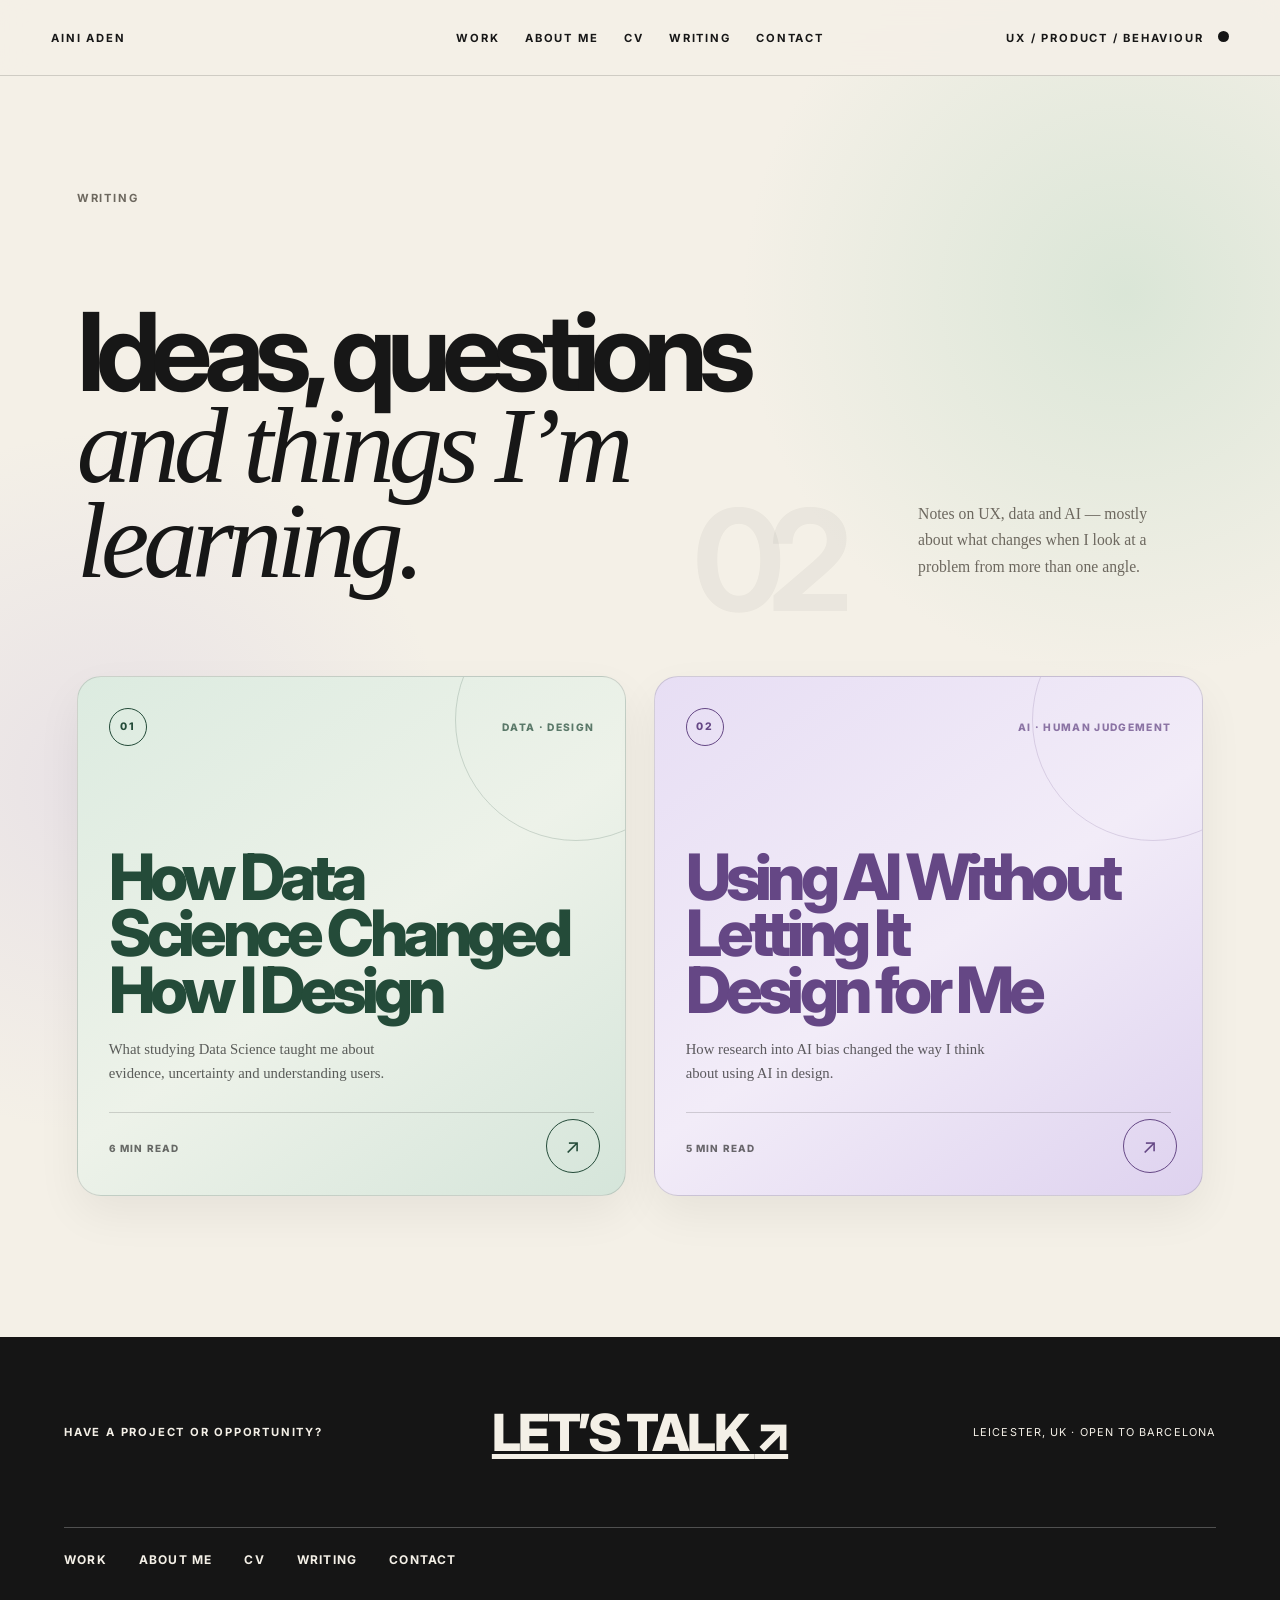
<file: blog.html>
<!doctype html>
<html lang="en">
<head>
  <meta charset="UTF-8">
  <meta name="viewport" content="width=device-width, initial-scale=1">
  <meta name="description" content="Writing by Aini Aden on UX, data, AI and human judgement."><meta name="build" content="20260930-writing-refresh">
  <title>Writing — Aini Aden</title>
  <link rel="preconnect" href="https://fonts.googleapis.com">
  <link rel="preconnect" href="https://fonts.gstatic.com" crossorigin>
  <link href="https://fonts.googleapis.com/css2?family=Caveat:wght@500;600&family=Inter:wght@400;500;600;700;800;900&display=swap" rel="stylesheet">
  <link rel="stylesheet" href="styles.css?v=writing-20260930-2">
</head>
<body class="writing-page writing-index-page">
  <a class="skip-link" href="#main">Skip to content</a>
  <header class="nav">
    <a class="brand" href="index.html#top">AINI ADEN</a>
    <nav aria-label="Main navigation">
      <a href="index.html#work">Work</a>
      <a href="index.html#about">About me</a>
      <a href="cv.html">CV</a>
      <a href="blog.html">Writing</a>
      <a href="#contact">Contact</a>
    </nav>
    <p>UX / PRODUCT / BEHAVIOUR <i aria-hidden="true"></i></p>
  </header>

  <main id="main" class="writing-landing">
    <section class="writing-landing-heading">
      <p class="eyebrow">WRITING</p>
      <h1>Ideas, questions<br><em>and things I’m learning.</em></h1>
      <p>Notes on UX, data and AI — mostly about what changes when I look at a problem from more than one angle.</p>
    </section>

    <section class="writing-card-grid" aria-label="Writing">
      <a class="writing-card writing-card-data" href="writing.html#data-science-design">
        <span class="writing-card-top"><span>01</span><span>DATA · DESIGN</span></span>
        <span class="writing-card-title">How Data Science Changed How I Design</span>
        <span class="writing-card-description">What studying Data Science taught me about evidence, uncertainty and understanding users.</span>
        <span class="writing-card-footer"><span>6 MIN READ</span><span>↘</span></span>
      </a>
      <a class="writing-card writing-card-ai" href="writing.html#ai-design">
        <span class="writing-card-top"><span>02</span><span>AI · HUMAN JUDGEMENT</span></span>
        <span class="writing-card-title">Using AI Without Letting It Design for Me</span>
        <span class="writing-card-description">How research into AI bias changed the way I think about using AI in design.</span>
        <span class="writing-card-footer"><span>5 MIN READ</span><span>↘</span></span>
      </a>
    </section>
  </main>

  <footer id="contact">
    <div class="footer-intro">
      <p>HAVE A PROJECT OR OPPORTUNITY?</p>
      <a class="contact-link" href="mailto:ainiaden4@gmail.com">LET’S TALK <span aria-hidden="true">↗</span></a>
      <span>LEICESTER, UK · OPEN TO BARCELONA</span>
    </div>
    <nav class="footer-nav" aria-label="Footer navigation">
      <a href="index.html#work">Work</a><a href="index.html#about">About me</a><a href="cv.html">CV</a><a href="blog.html">Writing</a><a href="mailto:ainiaden4@gmail.com">Contact</a>
    </nav>
  </footer>
</body>
</html>
</file>
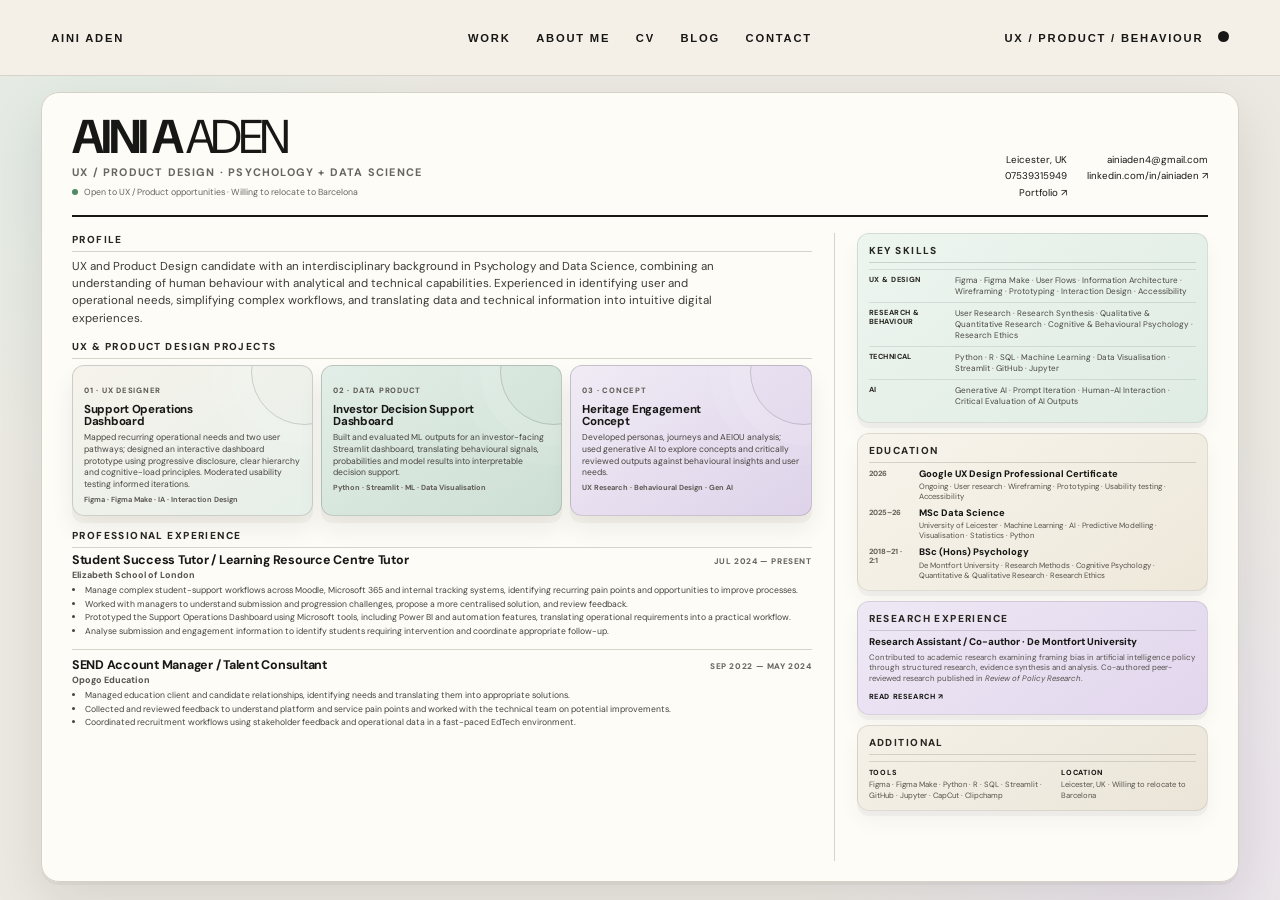
<file: cv.html>
<!doctype html>
<html lang="en">
<head>
<meta charset="UTF-8"><meta name="viewport" content="width=device-width,initial-scale=1">
<meta name="description" content="Aini Aden — UX / Product Design CV.">
<title>CV — Aini Aden</title>
<link rel="preconnect" href="https://fonts.googleapis.com"><link rel="preconnect" href="https://fonts.gstatic.com" crossorigin>
<link href="https://fonts.googleapis.com/css2?family=DM+Sans:wght@400;500;600;700&display=swap" rel="stylesheet">
<link rel="stylesheet" href="styles.css?v=globe-5a2a032">
<style>
:root{
  --ink:#171715;
  --muted:#68655f;
  --line:#d7d3c9;
  --paper:#fffdf8;
  --bg:#ece9e2;
  --green:#dfece4;
  --green-deep:#c9ddd1;
  --lilac:#e9e2f1;
  --lilac-deep:#d9cde8;
  --warm:#f3eee3;
}
.cv-page.cv-resume{
  height:calc(100dvh - 76px);
  min-height:0;
  max-width:none;
  margin:0;
  padding:16px 3.2vw 18px;
  overflow:hidden;
  background:
    radial-gradient(circle at 8% 8%,rgba(223,236,228,.8),transparent 25%),
    radial-gradient(circle at 92% 90%,rgba(233,226,241,.75),transparent 28%),
    var(--bg);
  font-family:"DM Sans",sans-serif;
  color:var(--ink);
}
.cv-sheet{
  height:100%;
  max-width:1450px;
  margin:auto;
  padding:24px 30px 20px;
  background:rgba(255,253,248,.97);
  border:1px solid #d5d1c7;
  border-radius:18px;
  box-shadow:0 20px 55px rgba(23,23,21,.10),0 3px 0 rgba(23,23,21,.04);
  display:flex;
  flex-direction:column;
  overflow:hidden;
}
.cv-header{
  display:grid;
  grid-template-columns:1fr auto;
  gap:28px;
  padding-bottom:15px;
  border-bottom:2px solid var(--ink);
  flex:0 0 auto;
}
.cv-header h1{
  margin:0;
  font-size:clamp(2.35rem,3.7vw,4rem);
  line-height:.86;
  letter-spacing:-.065em;
  font-weight:700;
}
.cv-header h1 span{font-weight:400}
.cv-title{
  margin:7px 0 0;
  font-size:.68rem;
  font-weight:700;
  letter-spacing:.11em;
  text-transform:uppercase;
  color:var(--muted);
}
.cv-contact{
  display:grid;
  grid-template-columns:auto auto;
  align-content:end;
  gap:4px 20px;
  text-align:right;
  font-size:.61rem;
  line-height:1.3;
}
.cv-contact a{text-decoration:none;color:inherit}
.cv-contact a:hover{text-decoration:underline}
.cv-note{
  display:inline-flex;
  align-items:center;
  gap:6px;
  margin-top:6px;
  font-size:.55rem;
  color:var(--muted);
}
.cv-note i{width:6px;height:6px;border-radius:50%;background:#4d8b64}

.cv-body{
  display:grid;
  grid-template-columns:minmax(0,1.78fr) minmax(285px,.82fr);
  gap:22px;
  flex:1;
  min-height:0;
  padding-top:16px;
}
.cv-left,.cv-right{min-width:0;min-height:0}
.cv-left{
  padding-right:22px;
  border-right:1px solid var(--line);
}
.cv-right{
  display:flex;
  flex-direction:column;
  gap:10px;
}
.cv-block{margin-bottom:13px}
.cv-right .cv-block{margin-bottom:0}
.cv-heading{
  display:flex;
  align-items:baseline;
  justify-content:space-between;
  margin-bottom:6px;
  padding-bottom:5px;
  border-bottom:1px solid var(--line);
  font-size:.63rem;
  font-weight:800;
  letter-spacing:.14em;
  text-transform:uppercase;
  color:#282722;
}
.cv-heading span{display:none}

.cv-profile{
  margin:0;
  max-width:82ch;
  font-size:.72rem;
  line-height:1.5;
  color:#3c3a35;
}

/* Project frames: slightly dimensional, but still recruiter-CV appropriate */
.cv-project-grid{
  display:grid;
  grid-template-columns:repeat(3,minmax(0,1fr));
  gap:8px;
}
.cv-project{
  position:relative;
  min-height:132px;
  padding:11px 11px 10px;
  border:1px solid rgba(23,23,21,.16);
  border-radius:12px;
  text-decoration:none;
  color:inherit;
  overflow:hidden;
  isolation:isolate;
  box-shadow:
    0 7px 0 rgba(23,23,21,.045),
    0 13px 24px rgba(23,23,21,.07);
  transform:translateY(0);
  transition:transform .22s ease,box-shadow .22s ease;
}
.cv-project::before{
  content:"";
  position:absolute;
  width:105px;height:105px;
  right:-46px;top:-48px;
  border:1px solid rgba(23,23,21,.16);
  border-radius:50%;
  box-shadow:0 0 0 20px rgba(255,255,255,.08),0 0 0 40px rgba(255,255,255,.06);
  z-index:-1;
}
.cv-project:nth-child(1){background:linear-gradient(145deg,#f6f3eb 0%,#e6efe9 100%)}
.cv-project:nth-child(2){background:linear-gradient(145deg,#e2eee7 0%,#cddfd4 100%)}
.cv-project:nth-child(3){background:linear-gradient(145deg,#f0ebf5 0%,#ded3ea 100%)}
.cv-project:hover{
  transform:translateY(-3px) rotateX(1deg);
  box-shadow:0 9px 0 rgba(23,23,21,.055),0 18px 30px rgba(23,23,21,.11);
}
.cv-project-num{
  position:relative;
  font-size:.48rem;
  font-weight:800;
  letter-spacing:.1em;
  color:#5f5c55;
}
.cv-project h3{
  position:relative;
  margin:6px 0 4px;
  max-width:18ch;
  font-size:.72rem;
  line-height:1.05;
  letter-spacing:-.025em;
}
.cv-project p{
  position:relative;
  margin:0;
  font-size:.535rem;
  line-height:1.38;
  color:#47443e;
}
.cv-project small{
  position:relative;
  display:block;
  margin-top:5px;
  font-size:.46rem;
  line-height:1.2;
  color:#5e5b54;
  font-weight:700;
}

.cv-role{
  padding:0 0 9px;
  margin-bottom:9px;
  border-bottom:1px solid var(--line);
}
.cv-role:last-child{border-bottom:0;margin-bottom:0}
.cv-role-top{
  display:flex;
  justify-content:space-between;
  gap:12px;
  align-items:baseline;
}
.cv-role h3{
  margin:0;
  font-size:.78rem;
  line-height:1.08;
  letter-spacing:-.02em;
  font-weight:700;
}
.cv-date{
  white-space:nowrap;
  color:var(--muted);
  font-size:.51rem;
  font-weight:800;
  letter-spacing:.075em;
}
.cv-company{
  margin:2px 0 4px;
  font-size:.56rem;
  font-weight:700;
  color:#57544e;
}
.cv-role ul{margin:0;padding-left:13px}
.cv-role li{
  font-size:.54rem;
  line-height:1.34;
  margin:2px 0;
  color:#46433d;
}

/* Right-hand column becomes a set of quiet coloured information frames */
.cv-right .cv-block{
  padding:10px 11px;
  border:1px solid rgba(23,23,21,.10);
  border-radius:12px;
  box-shadow:0 5px 0 rgba(23,23,21,.035),0 10px 22px rgba(23,23,21,.045);
}
.cv-right .cv-block:nth-child(1){background:linear-gradient(145deg,#edf5ef,#dfece4)}
.cv-right .cv-block:nth-child(2){background:linear-gradient(145deg,#f7f4ec,#eee8da)}
.cv-right .cv-block:nth-child(3){background:linear-gradient(145deg,#eee8f5,#e4d9ef)}
.cv-right .cv-block:nth-child(4){background:linear-gradient(145deg,#f5f1e8,#ebe5d8)}
.cv-right .cv-heading{border-bottom-color:rgba(23,23,21,.15);margin-bottom:6px}

.cv-skills-table{border-top:1px solid rgba(23,23,21,.10)}
.cv-skills-row{
  display:grid;
  grid-template-columns:78px minmax(0,1fr);
  gap:8px;
  padding:5px 0;
  border-bottom:1px solid rgba(23,23,21,.10);
  align-items:start;
}
.cv-skills-row:last-child{border-bottom:0}
.cv-skills-row strong{
  font-size:.46rem;
  line-height:1.25;
  letter-spacing:.065em;
  font-weight:800;
  color:#292822;
}
.cv-skills-row span{
  font-size:.51rem;
  line-height:1.35;
  color:#4b4842;
}

.cv-edu-item{
  display:grid;
  grid-template-columns:43px 1fr;
  gap:7px;
  margin-bottom:7px;
}
.cv-edu-item:last-child{margin-bottom:0}
.cv-edu-date{
  font-size:.47rem;
  line-height:1.2;
  font-weight:800;
  color:#65615a;
}
.cv-edu h3{
  margin:0;
  font-size:.59rem;
  line-height:1.1;
  font-weight:800;
}
.cv-edu p{
  margin:2px 0 0;
  font-size:.48rem;
  line-height:1.3;
  color:#55524c;
}

.cv-research{
  background:linear-gradient(145deg,#eee8f5,#e2d6ed)!important;
}
.cv-research h3{
  margin:0 0 4px;
  font-size:.61rem;
  line-height:1.12;
  font-weight:800;
}
.cv-research p{
  margin:0;
  font-size:.49rem;
  line-height:1.35;
  color:#55524c;
}
.cv-research a{
  display:inline-block;
  margin-top:5px;
  font-size:.46rem;
  letter-spacing:.08em;
  font-weight:800;
  text-decoration:none;
  color:var(--ink);
}

.cv-bottom{
  display:grid;
  grid-template-columns:1.15fr .85fr;
  gap:10px;
  padding-top:6px;
  border-top:1px solid rgba(23,23,21,.12);
}
.cv-bottom h4{
  margin:0 0 2px;
  font-size:.46rem;
  text-transform:uppercase;
  letter-spacing:.1em;
  font-weight:800;
}
.cv-bottom p{
  margin:0;
  font-size:.48rem;
  line-height:1.32;
  color:#55524c;
}

@media(max-width:900px){
  .cv-page.cv-resume{height:auto;min-height:100vh;overflow:visible;padding:12px}
  .cv-sheet{height:auto;overflow:visible;padding:22px;border-radius:14px}
  .cv-header{grid-template-columns:1fr}
  .cv-contact{grid-template-columns:auto auto;text-align:left}
  .cv-body{grid-template-columns:1fr;gap:15px}
  .cv-left{padding-right:0;border-right:0}
  .cv-right{border-top:1px solid var(--line);padding-top:15px}
  .cv-project-grid{grid-template-columns:1fr}
}
@media(max-width:600px){
  .cv-page.cv-resume{padding:8px}
  .cv-sheet{padding:18px}
  .cv-contact{grid-template-columns:1fr}
  .cv-project-grid{grid-template-columns:1fr}
  .cv-project{min-height:0}
  .cv-skills-row{grid-template-columns:1fr;gap:3px}
  .cv-role-top{display:block}
  .cv-date{display:block;margin-top:3px}
  .cv-bottom{grid-template-columns:1fr}
}
@media(prefers-reduced-motion:reduce){
  .cv-project{transition:none}
}
@media print{
  .nav,.skip-link{display:none!important}
  .cv-page.cv-resume{height:100vh;min-height:0;padding:0;background:white}
  .cv-sheet{box-shadow:none;border:0;border-radius:0}
}
</style>
</head>
<body>
<a class="skip-link" href="#main">Skip to content</a>
<header class="nav">
<a class="brand" href="index.html#top">AINI ADEN</a>
<nav aria-label="Main navigation"><a href="index.html#work">Work</a><a href="index.html#about">About me</a><a href="cv.html" aria-current="page">CV</a><a href="index.html#blog">Blog</a><a href="index.html#contact">Contact</a></nav>
<p>UX / PRODUCT / BEHAVIOUR <i aria-hidden="true"></i></p>
</header>

<main class="cv-page cv-resume" id="main">
<div class="cv-sheet">
<header class="cv-header">
<div><h1>AINI A <span>ADEN</span></h1><p class="cv-title">UX / Product Design · Psychology + Data Science</p><span class="cv-note"><i></i> Open to UX / Product opportunities · Willing to relocate to Barcelona</span></div>
<div class="cv-contact"><span>Leicester, UK</span><a href="mailto:ainiaden4@gmail.com">ainiaden4@gmail.com</a><span>07539315949</span><a href="https://linkedin.com/in/ainiaden" target="_blank" rel="noopener">linkedin.com/in/ainiaden ↗</a><a href="https://adea06.github.io/ainiaden-portfolio" target="_blank" rel="noopener">Portfolio ↗</a></div>
</header>

<div class="cv-body">
<div class="cv-left">
<section class="cv-block"><div class="cv-heading">Profile <span>01</span></div><p class="cv-profile">UX and Product Design candidate with an interdisciplinary background in Psychology and Data Science, combining an understanding of human behaviour with analytical and technical capabilities. Experienced in identifying user and operational needs, simplifying complex workflows, and translating data and technical information into intuitive digital experiences.</p></section>

<section class="cv-block"><div class="cv-heading">UX & Product Design Projects <span>02</span></div><div class="cv-project-grid">
<a class="cv-project" href="sst-workflow.html"><span class="cv-project-num">01 · UX DESIGNER</span><h3>Support Operations Dashboard</h3><p>Mapped recurring operational needs and two user pathways; designed an interactive dashboard prototype using progressive disclosure, clear hierarchy and cognitive-load principles. Moderated usability testing informed iterations.</p><small>Figma · Figma Make · IA · Interaction Design</small></a>
<a class="cv-project" href="investor-dashboard.html"><span class="cv-project-num">02 · DATA PRODUCT</span><h3>Investor Decision Support Dashboard</h3><p>Built and evaluated ML outputs for an investor-facing Streamlit dashboard, translating behavioural signals, probabilities and model results into interpretable decision support.</p><small>Python · Streamlit · ML · Data Visualisation</small></a>
<div class="cv-project"><span class="cv-project-num">03 · CONCEPT</span><h3>Heritage Engagement Concept</h3><p>Developed personas, journeys and AEIOU analysis; used generative AI to explore concepts and critically reviewed outputs against behavioural insights and user needs.</p><small>UX Research · Behavioural Design · Gen AI</small></div>
</div></section>

<section class="cv-block"><div class="cv-heading">Professional Experience <span>03</span></div>
<article class="cv-role"><div class="cv-role-top"><h3>Student Success Tutor / Learning Resource Centre Tutor</h3><span class="cv-date">JUL 2024 — PRESENT</span></div><p class="cv-company">Elizabeth School of London</p><ul><li>Manage complex student-support workflows across Moodle, Microsoft 365 and internal tracking systems, identifying recurring pain points and opportunities to improve processes.</li><li>Worked with managers to understand submission and progression challenges, propose a more centralised solution, and review feedback.</li><li>Prototyped the Support Operations Dashboard using Microsoft tools, including Power BI and automation features, translating operational requirements into a practical workflow.</li><li>Analyse submission and engagement information to identify students requiring intervention and coordinate appropriate follow-up.</li></ul></article>
<article class="cv-role"><div class="cv-role-top"><h3>SEND Account Manager / Talent Consultant</h3><span class="cv-date">SEP 2022 — MAY 2024</span></div><p class="cv-company">Opogo Education</p><ul><li>Managed education client and candidate relationships, identifying needs and translating them into appropriate solutions.</li><li>Collected and reviewed feedback to understand platform and service pain points and worked with the technical team on potential improvements.</li><li>Coordinated recruitment workflows using stakeholder feedback and operational data in a fast-paced EdTech environment.</li></ul></article>
</section>
</div>

<aside class="cv-right">
<section class="cv-block"><div class="cv-heading">Key Skills <span>04</span></div><div class="cv-skills-table">
<div class="cv-skills-row"><strong>UX & DESIGN</strong><span>Figma · Figma Make · User Flows · Information Architecture · Wireframing · Prototyping · Interaction Design · Accessibility</span></div>
<div class="cv-skills-row"><strong>RESEARCH & BEHAVIOUR</strong><span>User Research · Research Synthesis · Qualitative & Quantitative Research · Cognitive & Behavioural Psychology · Research Ethics</span></div>
<div class="cv-skills-row"><strong>TECHNICAL</strong><span>Python · R · SQL · Machine Learning · Data Visualisation · Streamlit · GitHub · Jupyter</span></div>
<div class="cv-skills-row"><strong>AI</strong><span>Generative AI · Prompt Iteration · Human-AI Interaction · Critical Evaluation of AI Outputs</span></div>
</div></section>

<section class="cv-block"><div class="cv-heading">Education <span>05</span></div><div class="cv-edu">
<div class="cv-edu-item"><span class="cv-edu-date">2026</span><div><h3>Google UX Design Professional Certificate</h3><p>Ongoing · User research · Wireframing · Prototyping · Usability testing · Accessibility</p></div></div>
<div class="cv-edu-item"><span class="cv-edu-date">2025–26</span><div><h3>MSc Data Science</h3><p>University of Leicester · Machine Learning · AI · Predictive Modelling · Visualisation · Statistics · Python</p></div></div>
<div class="cv-edu-item"><span class="cv-edu-date">2018–21 · 2:1</span><div><h3>BSc (Hons) Psychology</h3><p>De Montfort University · Research Methods · Cognitive Psychology · Quantitative & Qualitative Research · Research Ethics</p></div></div>
</div></section>

<section class="cv-block cv-research"><div class="cv-heading">Research Experience <span>06</span></div><h3>Research Assistant / Co-author · De Montfort University</h3><p>Contributed to academic research examining framing bias in artificial intelligence policy through structured research, evidence synthesis and analysis. Co-authored peer-reviewed research published in <em>Review of Policy Research</em>.</p><a href="https://doi.org/10.1111/ropr.12567" target="_blank" rel="noopener">READ RESEARCH ↗</a></section>

<section class="cv-block"><div class="cv-heading">Additional <span>07</span></div><div class="cv-bottom"><div><h4>Tools</h4><p>Figma · Figma Make · Python · R · SQL · Streamlit · GitHub · Jupyter · CapCut · Clipchamp</p></div><div><h4>Location</h4><p>Leicester, UK · Willing to relocate to Barcelona</p></div></div></section>
</aside>
</div>
</div>
</main>
</body>
</html>
</file>
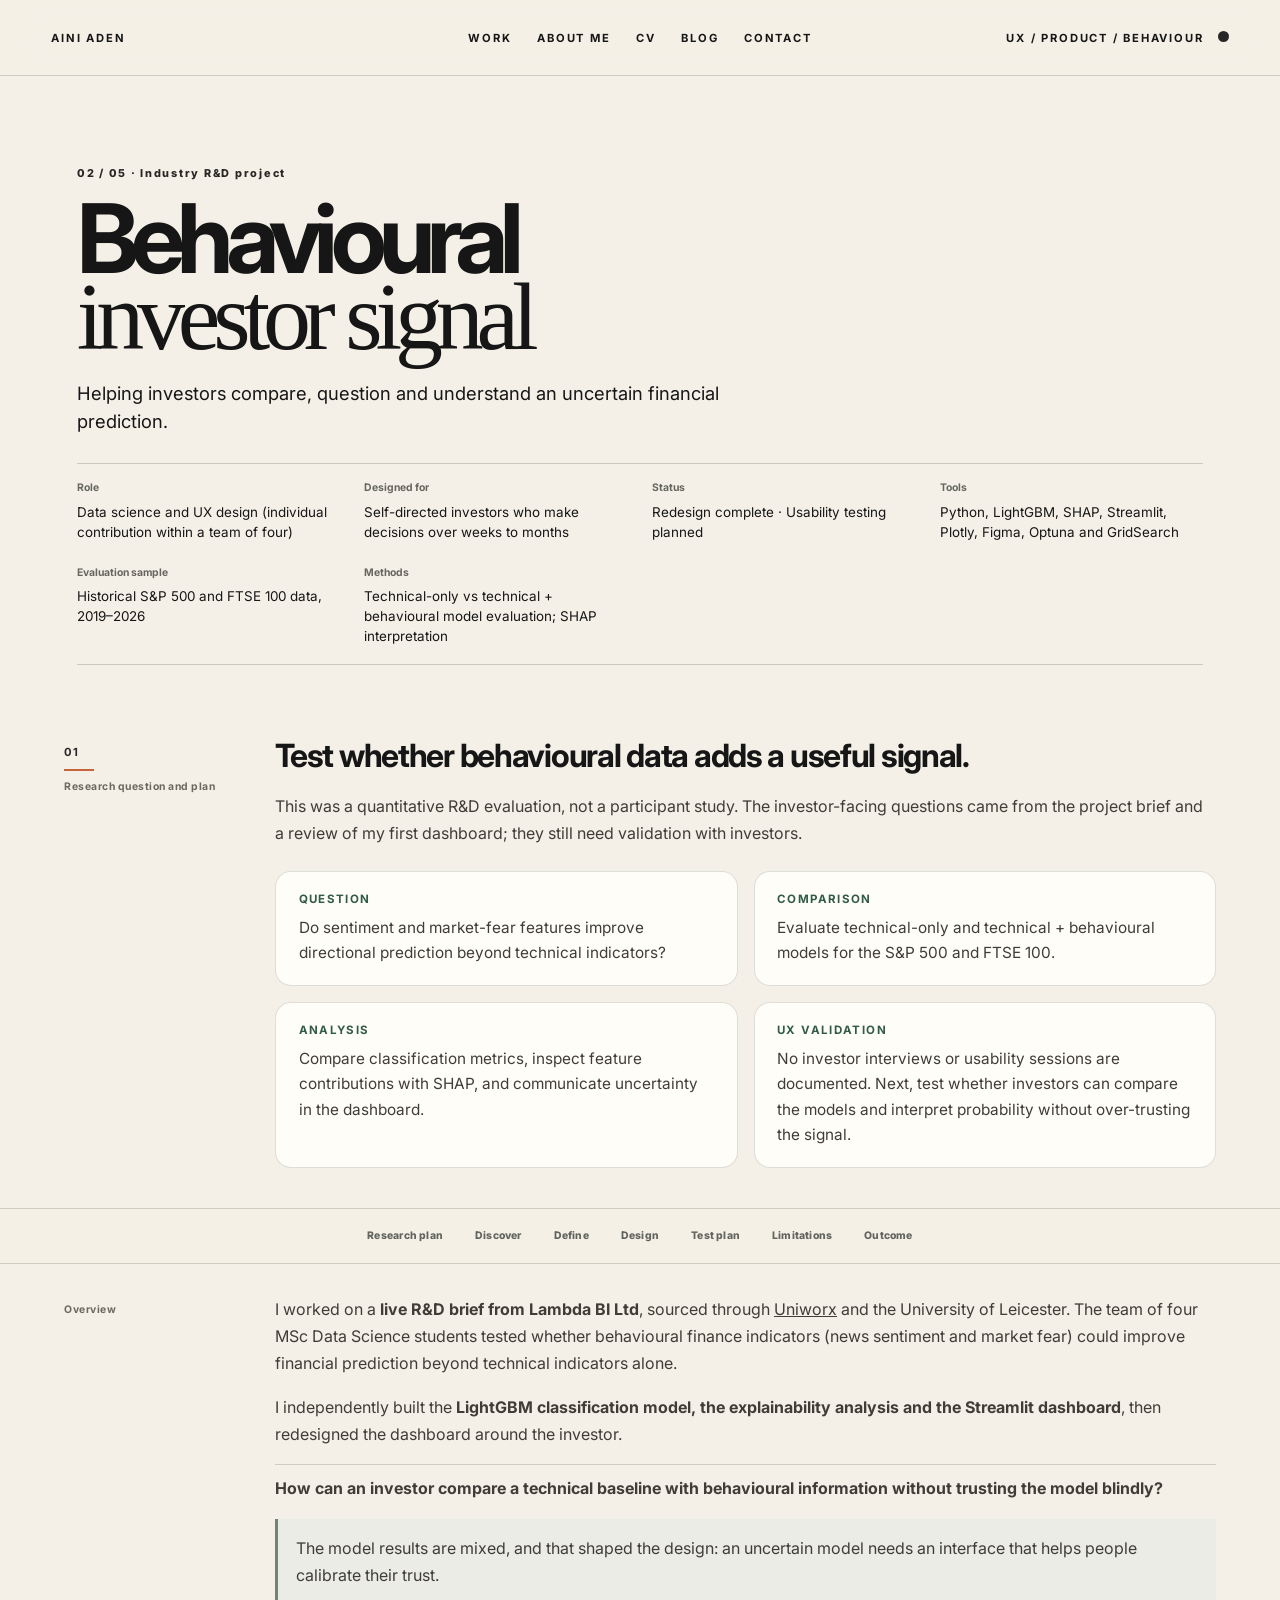
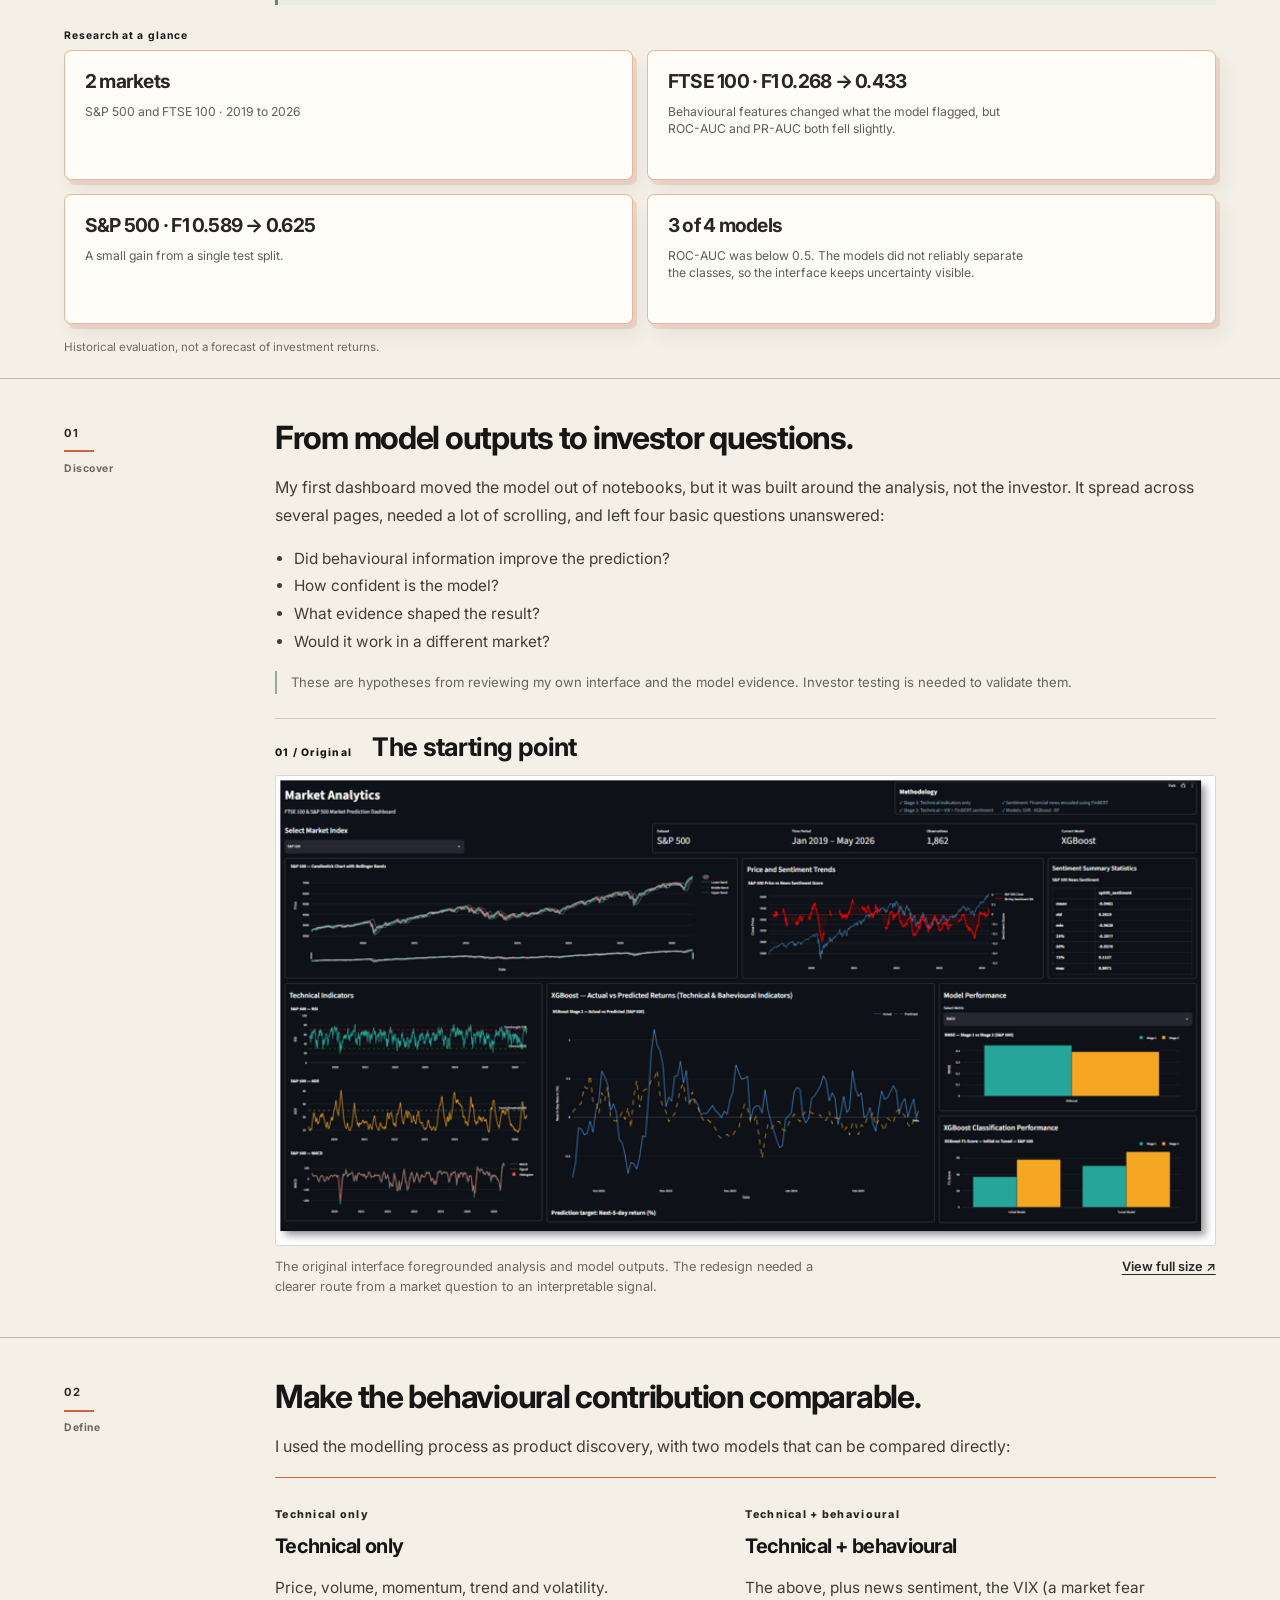
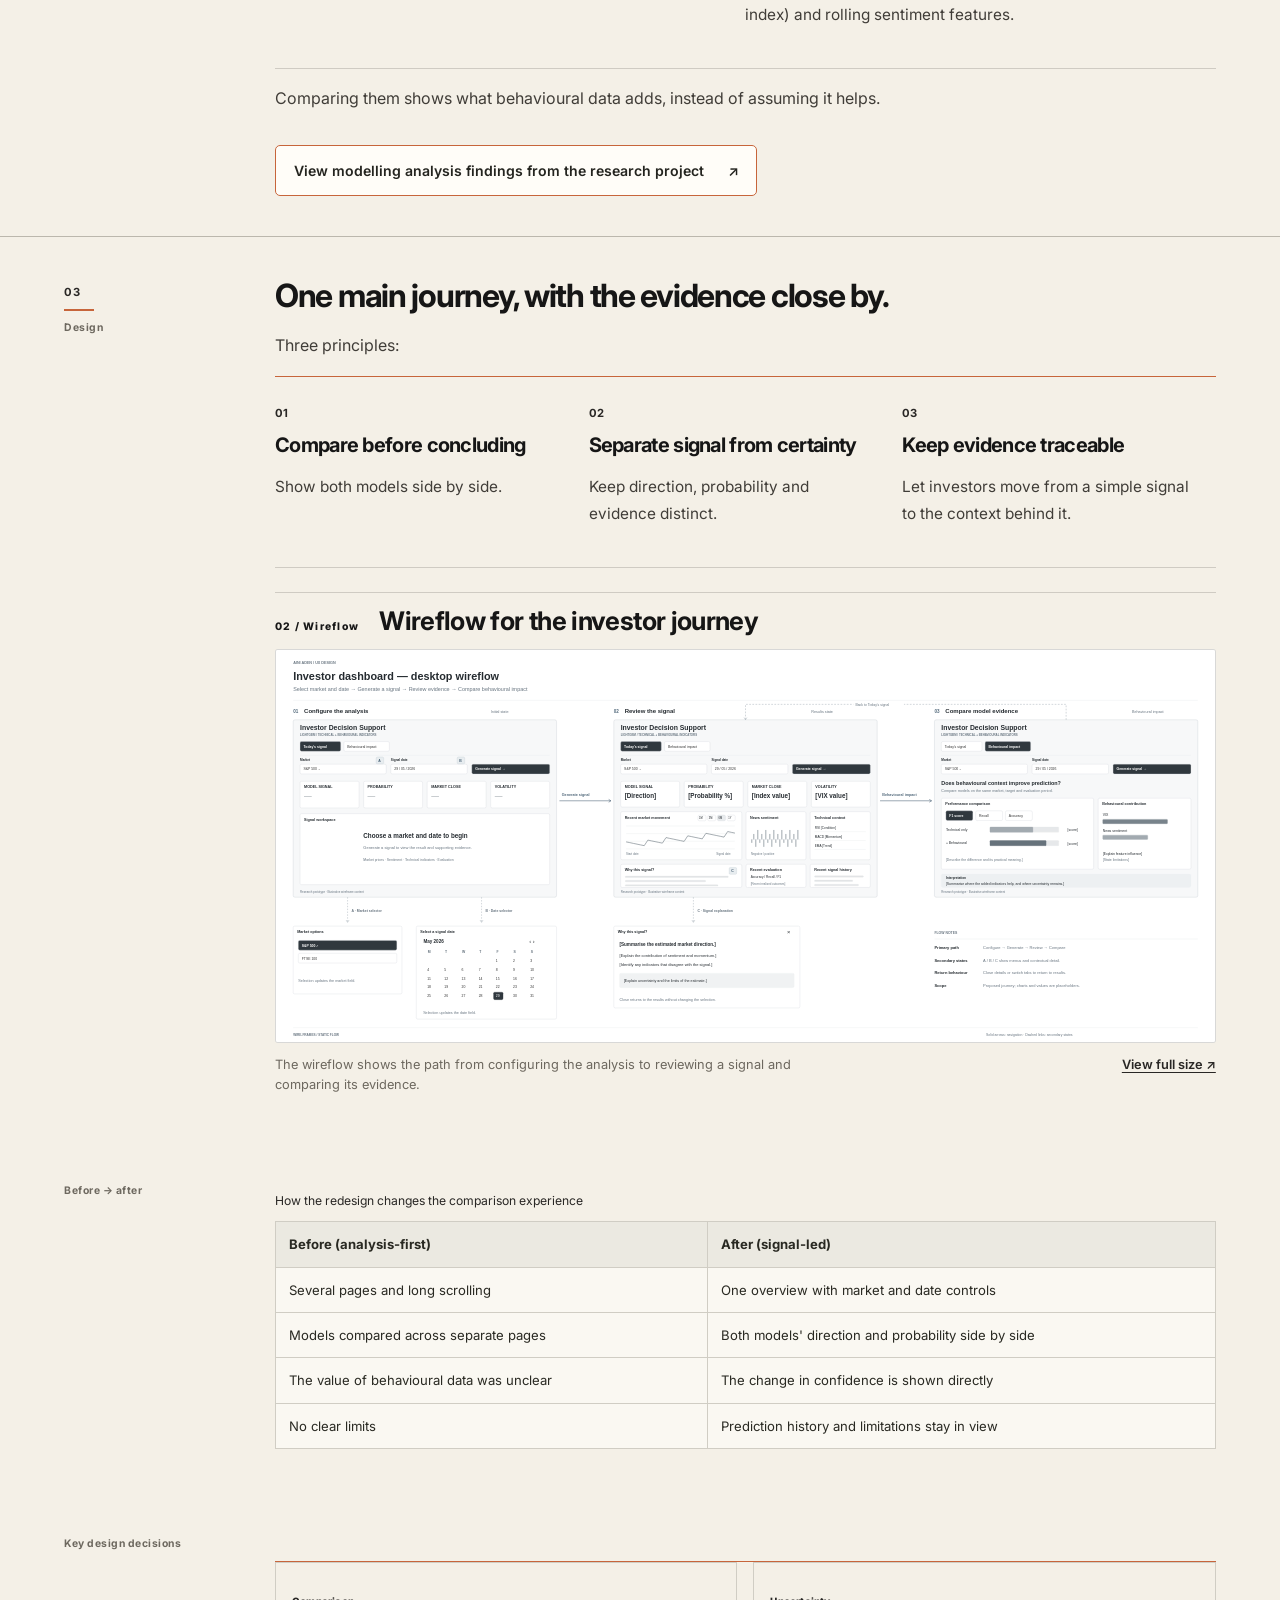
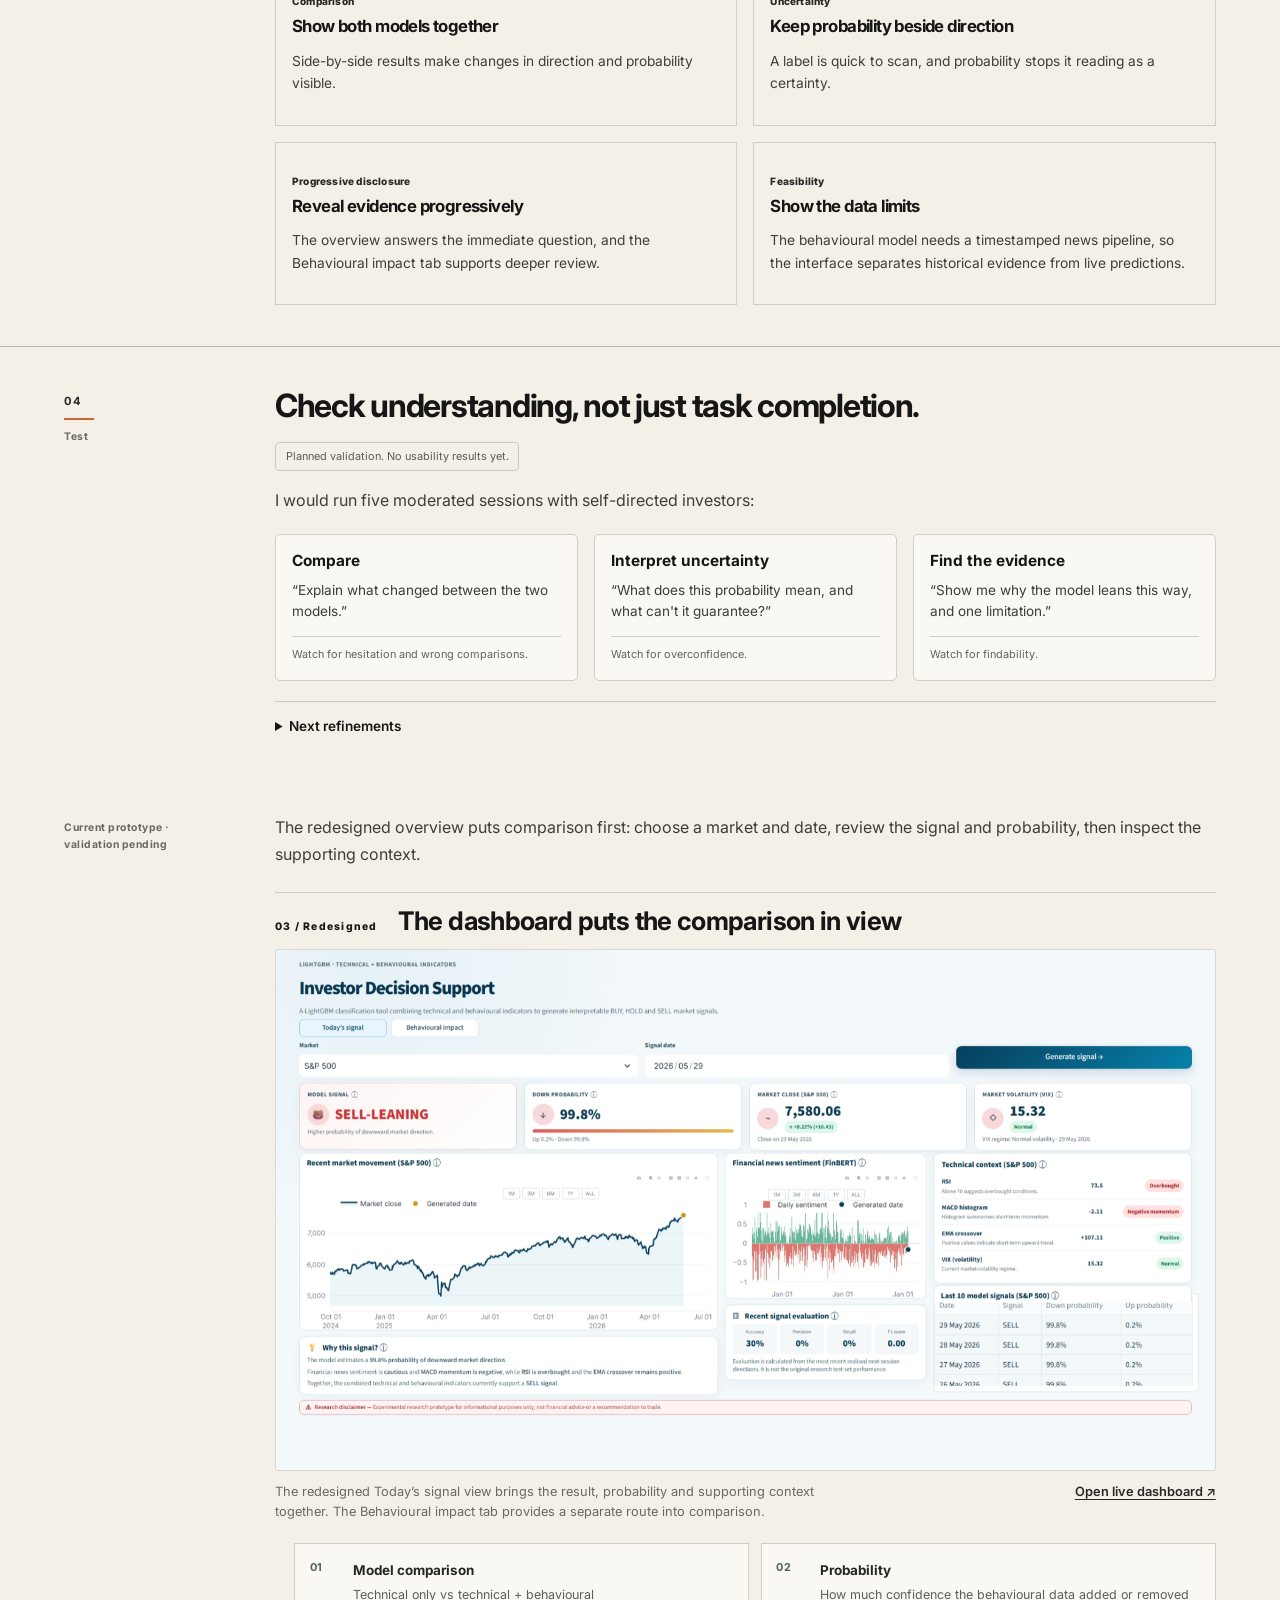
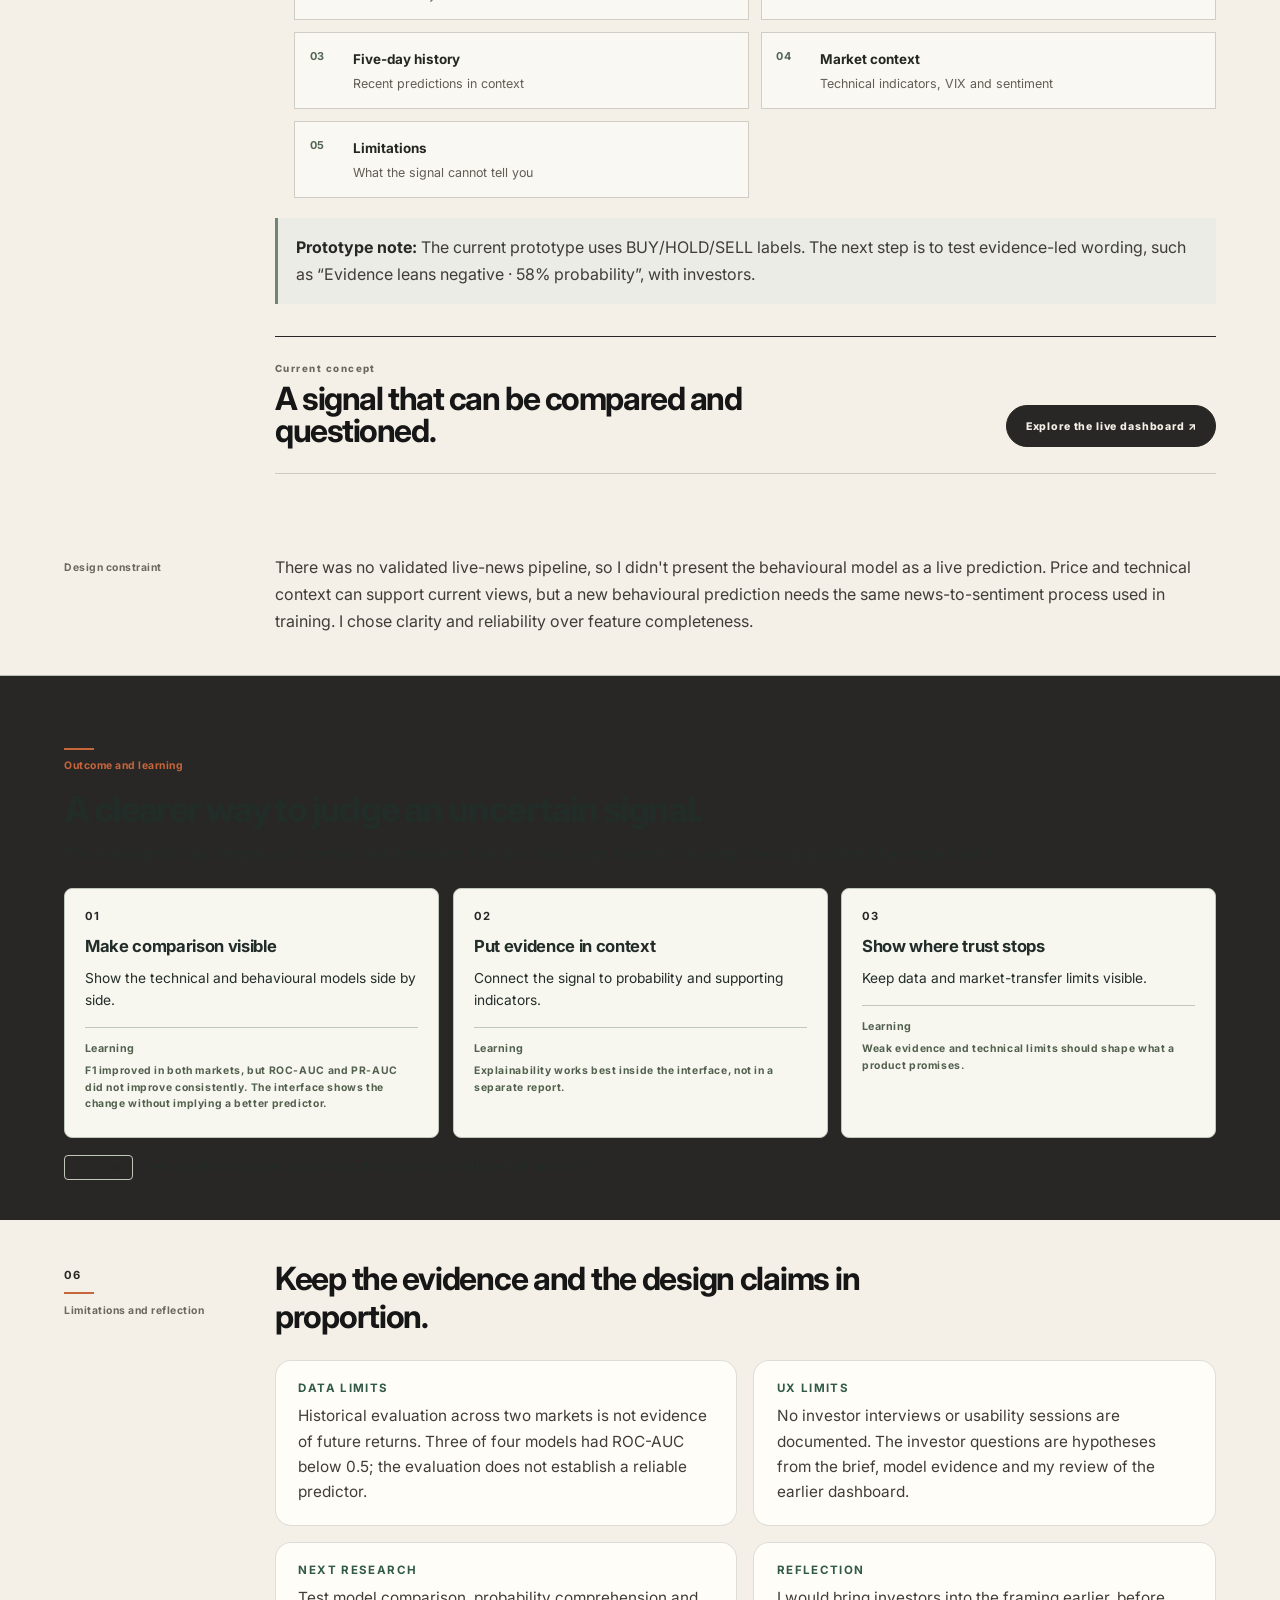
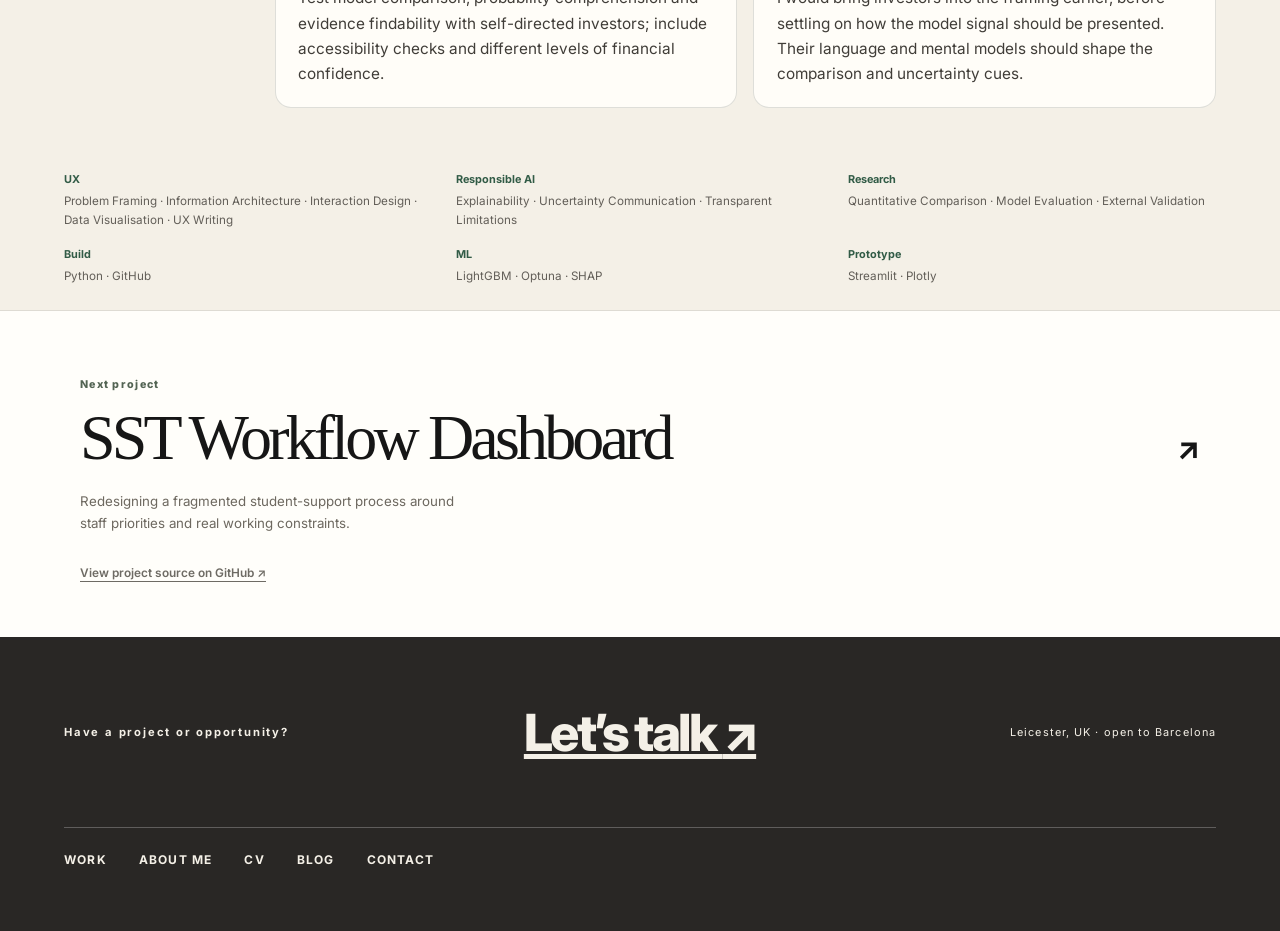
<file: investor-dashboard.html>
<!doctype html>
<html lang="en">
<head>
  <meta charset="UTF-8">
  <meta name="viewport" content="width=device-width, initial-scale=1">
  <meta name="description" content="Behavioural investor signal — Aini Aden case study.">
  <title>Behavioural investor signal — Aini Aden</title>
  <link rel="preconnect" href="https://fonts.googleapis.com">
  <link rel="preconnect" href="https://fonts.gstatic.com" crossorigin>
  <link href="https://fonts.googleapis.com/css2?family=Caveat:wght@500;600&family=Inter:wght@400;500;600;700;800;900&display=swap" rel="stylesheet">
  <link rel="stylesheet" href="styles.css?v=editorial-20260929-2">
  <link rel="stylesheet" href="investor-journey.css?v=investor-case-20261005">

  <style>
    .study-plan-grid{display:grid;grid-template-columns:repeat(2,minmax(0,1fr));gap:1rem;margin-top:1.5rem}
    .study-plan-grid article{padding:1.25rem 1.4rem;border:1px solid rgba(25,35,29,.14);border-radius:16px;background:#fffdf8}
    .study-plan-grid article>b{display:block;margin-bottom:.55rem;color:#315b46;font-size:.72rem;letter-spacing:.12em;text-transform:uppercase}
    .study-plan-grid article p{margin:0;line-height:1.65}
    @media(max-width:700px){.study-plan-grid{grid-template-columns:1fr}}
  </style>

  <style>
    body.investor-refined{--ink:#292725;--green:#292725;--cream:#f4f0e7;--paper:#fffdf8;--line:rgba(41,39,37,.18);--muted:#6d685f;--investor-accent:#C7653B}
    body.investor-refined .case-kicker,body.investor-refined .case-label,body.investor-refined .stage-grid article>span,body.investor-refined .principles b,body.investor-refined .decision-grid span{color:#292725!important}
    body.investor-refined .stage-index{color:#292725!important;border-bottom-color:#C7653B!important}
    body.investor-refined .research-card{border-color:rgba(199,101,59,.45)!important;box-shadow:4px 5px 0 rgba(199,101,59,.16),8px 12px 18px rgba(41,39,37,.06)!important}
    body.investor-refined .research-card strong,body.investor-refined .outcome-number{color:#292725!important}
    body.investor-refined .research-card span{color:#615d55!important}
    body.investor-refined .research-open{border-color:#C7653B!important}
    body.investor-refined .research-open:hover{background:#f3e7df!important}
    body.investor-refined .redesign-table caption,body.investor-refined .prototype-note strong,body.investor-refined .outcome-status span{color:#292725!important}
    body.investor-refined .stage-grid,body.investor-refined .finding-grid,body.investor-refined .principles,body.investor-refined .decision-grid,body.investor-refined .eval-grid{border-color:#C7653B!important}
    body.investor-refined .case-impact#outcome{background:#292725!important}
    body.investor-refined .case-impact#outcome .case-label{color:#C7653B!important}
    body.investor-refined .research-modal-head{border-bottom-color:rgba(199,101,59,.28)!important}
    body.investor-refined .research-modal-head p{color:#C7653B!important}
    @media(max-width:700px){body.investor-refined .research-strip{padding-inline:5vw}}
  </style>
</head>
<body class="case-study-page editorial-case investor-refined recruiter-edit">
  <a class="skip-link" href="#main">Skip to content</a>
  <header class="nav">
    <a class="brand" href="index.html#top">AINI ADEN</a>
    <nav aria-label="Main navigation">
      <a href="index.html#work">Work</a><a href="index.html#about">About me</a><a href="cv.html">CV</a><a href="index.html#blog">Blog</a><a href="index.html#contact">Contact</a>
    </nav>
    <p>UX / PRODUCT / BEHAVIOUR <i aria-hidden="true"></i></p>
  </header>

  <main id="main">
    <section class="case-hero editorial-hero">
      <div class="case-kicker">02 / 05 · Industry R&amp;D project</div>
      <h1>Behavioural<br><em>investor signal</em></h1>
      <p class="case-hero-lede">Helping investors compare, question and understand an uncertain financial prediction.</p>
      <dl class="project-snapshot">
        <div><dt>Role</dt><dd>Data science and UX design (individual contribution within a team of four)</dd></div>
        <div><dt>Designed for</dt><dd>Self-directed investors who make decisions over weeks to months</dd></div>
        <div><dt>Status</dt><dd>Redesign complete · Usability testing planned</dd></div>
        <div><dt>Tools</dt><dd>Python, LightGBM, SHAP, Streamlit, Plotly, Figma, Optuna and GridSearch</dd></div>
        <div><dt>Evaluation sample</dt><dd>Historical S&amp;P 500 and FTSE 100 data, 2019–2026</dd></div>
        <div><dt>Methods</dt><dd>Technical-only vs technical + behavioural model evaluation; SHAP interpretation</dd></div>
      </dl>
    </section>

    <section class="case-section study-plan" id="research-plan">
      <div class="case-label"><span class="stage-index">01</span> Research question and plan</div>
      <div class="case-copy">
        <h2 class="stage-title">Test whether behavioural data adds a useful signal.</h2>
        <p>This was a quantitative R&amp;D evaluation, not a participant study. The investor-facing questions came from the project brief and a review of my first dashboard; they still need validation with investors.</p>
        <div class="study-plan-grid">
          <article><b>Question</b><p>Do sentiment and market-fear features improve directional prediction beyond technical indicators?</p></article>
          <article><b>Comparison</b><p>Evaluate technical-only and technical + behavioural models for the S&amp;P 500 and FTSE 100.</p></article>
          <article><b>Analysis</b><p>Compare classification metrics, inspect feature contributions with SHAP, and communicate uncertainty in the dashboard.</p></article>
          <article><b>UX validation</b><p>No investor interviews or usability sessions are documented. Next, test whether investors can compare the models and interpret probability without over-trusting the signal.</p></article>
        </div>
      </div>
    </section>

    <nav class="case-nav editorial-case-nav" aria-label="Case study sections">
      <a href="#research-plan">Research plan</a><a href="#process">Discover</a><a href="#define">Define</a><a href="#design">Design</a><a href="#test">Test plan</a><a href="#limitations">Limitations</a><a href="#outcome">Outcome</a>
    </nav>

    <section class="case-section case-intro">
      <div class="case-label">Overview</div>
      <div class="case-copy">
        <p>I worked on a <strong>live R&amp;D brief from Lambda BI Ltd</strong>, sourced through <a href="https://uniworx.org/" target="_blank" rel="noopener">Uniworx</a> and the University of Leicester. The team of four MSc Data Science students tested whether behavioural finance indicators (news sentiment and market fear) could improve financial prediction beyond technical indicators alone.</p>
        <p>I independently built the <strong>LightGBM classification model, the explainability analysis and the Streamlit dashboard</strong>, then redesigned the dashboard around the investor.</p>
        <p class="ux-question"><strong>How can an investor compare a technical baseline with behavioural information without trusting the model blindly?</strong></p>
        <p class="model-caveat">The model results are mixed, and that shaped the design: an uncertain model needs an interface that helps people calibrate their trust.</p>
      </div>
    </section>
    <section class="research-strip" aria-label="Research at a glance">
      <div class="strip-toolbar"><span>Research at a glance</span></div>
      <div class="strip-viewport">
        <div class="strip-track"><div class="strip-group">
          <article class="research-card"><strong>2 markets</strong><span>S&amp;P 500 and FTSE 100 · 2019 to 2026</span></article>
          <article class="research-card"><strong>FTSE 100 · F1 0.268 → 0.433</strong><span>Behavioural features changed what the model flagged, but ROC-AUC and PR-AUC both fell slightly.</span></article>
          <article class="research-card"><strong>S&amp;P 500 · F1 0.589 → 0.625</strong><span>A small gain from a single test split.</span></article>
          <article class="research-card"><strong>3 of 4 models</strong><span>ROC-AUC was below 0.5. The models did not reliably separate the classes, so the interface keeps uncertainty visible.</span></article>
        </div></div>
      </div>
      <p>Historical evaluation, not a forecast of investment returns.</p>
    </section>

    <section class="case-section" id="process">
      <div class="case-label"><span class="stage-index">01</span> Discover</div>
      <div class="case-copy">
        <h2 class="stage-title">From model outputs to investor questions.</h2>
        <p>My first dashboard moved the model out of notebooks, but it was built around the analysis, not the investor. It spread across several pages, needed a lot of scrolling, and left four basic questions unanswered:</p>
        <ul>
          <li>Did behavioural information improve the prediction?</li>
          <li>How confident is the model?</li>
          <li>What evidence shaped the result?</li>
          <li>Would it work in a different market?</li>
        </ul>
        <p class="discovery-note">These are hypotheses from reviewing my own interface and the model evidence. Investor testing is needed to validate them.</p>
        <figure class="journey-figure">
          <div class="journey-figure-heading"><span>01 / Original</span><h3>The starting point</h3></div>
          <a class="journey-image-link" href="assets/images/investor-dashboard-before.png" target="_blank" rel="noopener" aria-label="Enlarge: The starting point (opens in a new tab)">
            <img src="assets/images/investor-dashboard-before.png" alt="Original dark Market Analytics dashboard with price and sentiment charts, technical indicators and model performance panels." width="872" height="435" loading="eager" decoding="async">
          </a>
          <figcaption><span>The original interface foregrounded analysis and model outputs. The redesign needed a clearer route from a market question to an interpretable signal.</span><a href="assets/images/investor-dashboard-before.png" target="_blank" rel="noopener">View full size ↗<span class="journey-sr-only"> (opens in a new tab)</span></a></figcaption>
        </figure>
      </div>
    </section>

    <section class="case-section case-stage" id="define">
      <div class="case-label"><span class="stage-index">02</span> Define</div>
      <div class="case-copy">
        <h2 class="stage-title">Make the behavioural contribution comparable.</h2>
        <p>I used the modelling process as product discovery, with two models that can be compared directly:</p>
        <div class="stage-grid">
          <article><span>Technical only</span><h3>Technical only</h3><p>Price, volume, momentum, trend and volatility.</p></article>
          <article><span>Technical + behavioural</span><h3>Technical + behavioural</h3><p>The above, plus news sentiment, the VIX (a market fear index) and rolling sentiment features.</p></article>
        </div>
        <p>Comparing them shows what behavioural data adds, instead of assuming it helps.</p>
        <button class="research-open" type="button" data-open-research aria-haspopup="dialog" aria-controls="research-dialog">View modelling analysis findings from the research project <span aria-hidden="true">↗</span></button>
      </div>
    </section>







    <section class="case-section case-design" id="design">
      <div class="case-label"><span class="stage-index">03</span> Design</div>
      <div class="case-copy">
        <h2 class="stage-title">One main journey, with the evidence close by.</h2>
        <p>Three principles:</p>
        <div class="principles">
          <article><b>01</b><h3>Compare before concluding</h3><p>Show both models side by side.</p></article>
          <article><b>02</b><h3>Separate signal from certainty</h3><p>Keep direction, probability and evidence distinct.</p></article>
          <article><b>03</b><h3>Keep evidence traceable</h3><p>Let investors move from a simple signal to the context behind it.</p></article>
        </div>

        <figure class="journey-figure">
          <div class="journey-figure-heading"><span>02 / Wireflow</span><h3>Wireflow for the investor journey</h3></div>
          <a class="journey-image-link" href="assets/images/investor-dashboard-wireflow.svg" target="_blank" rel="noopener" aria-label="Enlarge: Wireflow for the investor journey (opens in a new tab)">
            <img src="assets/images/investor-dashboard-wireflow.svg" alt="Desktop wireflow connecting market and date selection to signal results and behavioural comparison, with separate market, calendar and explanation states." width="3280" height="1370" loading="eager" decoding="async">
          </a>
          <figcaption><span>The wireflow shows the path from configuring the analysis to reviewing a signal and comparing its evidence.</span><a href="assets/images/investor-dashboard-wireflow.svg" target="_blank" rel="noopener">View full size ↗<span class="journey-sr-only"> (opens in a new tab)</span></a></figcaption>
        </figure>
      </div>
    </section>

    <section class="case-section redesign">
      <div class="case-label">Before → after</div>
      <div class="case-copy">
        <div class="redesign-table-wrap" tabindex="0" aria-label="Before and after design comparison">
          <table class="redesign-table">
            <caption>How the redesign changes the comparison experience</caption>
            <thead><tr><th scope="col">Before (analysis-first)</th><th scope="col">After (signal-led)</th></tr></thead>
            <tbody>
              <tr><td>Several pages and long scrolling</td><td>One overview with market and date controls</td></tr>
              <tr><td>Models compared across separate pages</td><td>Both models' direction and probability side by side</td></tr>
              <tr><td>The value of behavioural data was unclear</td><td>The change in confidence is shown directly</td></tr>
              <tr><td>No clear limits</td><td>Prediction history and limitations stay in view</td></tr>
            </tbody>
          </table>
        </div>
      </div>
    </section>

    <section class="case-section">
      <div class="case-label">Key design decisions</div>
      <div class="case-copy">
        <div class="decision-grid rationale-grid">
          <article><span>Comparison</span><h3>Show both models together</h3><p>Side-by-side results make changes in direction and probability visible.</p></article>
          <article><span>Uncertainty</span><h3>Keep probability beside direction</h3><p>A label is quick to scan, and probability stops it reading as a certainty.</p></article>
          <article><span>Progressive disclosure</span><h3>Reveal evidence progressively</h3><p>The overview answers the immediate question, and the Behavioural impact tab supports deeper review.</p></article>
          <article><span>Feasibility</span><h3>Show the data limits</h3><p>The behavioural model needs a timestamped news pipeline, so the interface separates historical evidence from live predictions.</p></article>
        </div>
      </div>
    </section>

    <section class="case-section" id="test">
      <div class="case-label"><span class="stage-index">04</span> Test</div>
      <div class="case-copy">
        <h2 class="stage-title">Check understanding, not just task completion.</h2>
        <p class="evidence-status">Planned validation. No usability results yet.</p>
        <p>I would run five moderated sessions with self-directed investors:</p>
        <div class="validation-plan">
          <article><h3>Compare</h3><p>“Explain what changed between the two models.”</p><span>Watch for hesitation and wrong comparisons.</span></article>
          <article><h3>Interpret uncertainty</h3><p>“What does this probability mean, and what can't it guarantee?”</p><span>Watch for overconfidence.</span></article>
          <article><h3>Find the evidence</h3><p>“Show me why the model leans this way, and one limitation.”</p><span>Watch for findability.</span></article>
        </div>
        <details class="iteration-details"><summary>Next refinements</summary><p>Test evidence-led labels against BUY/SELL, and review chart accessibility, keyboard navigation, contrast and reduced motion.</p></details>
      </div>
    </section>


    <section class="case-section prototype" id="final-dashboard">
      <div class="case-label">Current prototype · validation pending</div>
      <div class="case-copy">
        <p>The redesigned overview puts comparison first: choose a market and date, review the signal and probability, then inspect the supporting context.</p>
        <figure class="journey-figure">
          <div class="journey-figure-heading"><span>03 / Redesigned</span><h3>The dashboard puts the comparison in view</h3></div>
          <a class="journey-image-link" href="assets/images/investor-dashboard-after.png" target="_blank" rel="noopener" aria-label="Enlarge: The dashboard puts the comparison in view (opens in a new tab)">
            <img src="assets/images/investor-dashboard-after.png" alt="Redesigned Investor Decision Support dashboard with market and date controls, a sell-leaning signal, probability, market close, VIX, supporting charts and a Why this signal explanation." width="1544" height="854" loading="eager" decoding="async">
          </a>
          <figcaption><span>The redesigned Today’s signal view brings the result, probability and supporting context together. The Behavioural impact tab provides a separate route into comparison.</span><a href="https://jasmgxec9sxrdbdcith6ui.streamlit.app/Behavioural_Impact" target="_blank" rel="noopener">Open live dashboard ↗<span class="journey-sr-only"> (opens in a new tab)</span></a></figcaption>
        </figure>
        <ol class="dashboard-callouts">
          <li><strong>Model comparison</strong><span>Technical only vs technical + behavioural</span></li>
          <li><strong>Probability</strong><span>How much confidence the behavioural data added or removed</span></li>
          <li><strong>Five-day history</strong><span>Recent predictions in context</span></li>
          <li><strong>Market context</strong><span>Technical indicators, VIX and sentiment</span></li>
          <li><strong>Limitations</strong><span>What the signal cannot tell you</span></li>
        </ol>
        <p class="prototype-note"><strong>Prototype note:</strong> The current prototype uses BUY/HOLD/SELL labels. The next step is to test evidence-led wording, such as “Evidence leans negative · 58% probability”, with investors.</p>
        <div class="final-dashboard-note">
          <div><span>Current concept</span><strong>A signal that can be compared and questioned.</strong></div>
          <a class="case-button case-button-dark" href="https://jasmgxec9sxrdbdcith6ui.streamlit.app/Behavioural_Impact" target="_blank" rel="noopener">Explore the live dashboard ↗</a>
        </div>
      </div>
    </section>

    <section class="case-section constraint">
      <div class="case-label">Design constraint</div>
      <div class="case-copy">
        <p>There was no validated live-news pipeline, so I didn't present the behavioural model as a live prediction. Price and technical context can support current views, but a new behavioural prediction needs the same news-to-sentiment process used in training. I chose clarity and reliability over feature completeness.</p>
      </div>
    </section>




    <section class="case-impact outcome-summary" id="outcome" aria-labelledby="outcome-title">
      <p class="case-label"><span class="stage-index">05</span> Outcome and learning</p>
      <h2 id="outcome-title">A clearer way to judge an uncertain signal.</h2>
      <p class="outcome-intro">The redesign brings comparison, context and limitations into one view, so an investor can judge the signal without having to trust it.</p>
      <div class="outcome-cards">
        <article><span class="outcome-number" aria-hidden="true">01</span><h3>Make comparison visible</h3><p>Show the technical and behavioural models side by side.</p><div class="outcome-lesson"><span class="learning-label">Learning</span><span class="learning-copy">F1 improved in both markets, but ROC-AUC and PR-AUC did not improve consistently. The interface shows the change without implying a better predictor.</span></div></article>
        <article><span class="outcome-number" aria-hidden="true">02</span><h3>Put evidence in context</h3><p>Connect the signal to probability and supporting indicators.</p><div class="outcome-lesson"><span class="learning-label">Learning</span><span class="learning-copy">Explainability works best inside the interface, not in a separate report.</span></div></article>
        <article><span class="outcome-number" aria-hidden="true">03</span><h3>Show where trust stops</h3><p>Keep data and market-transfer limits visible.</p><div class="outcome-lesson"><span class="learning-label">Learning</span><span class="learning-copy">Weak evidence and technical limits should shape what a product promises.</span></div></article>
      </div>
      <p class="outcome-status"><span>Next step</span>Test whether investors understand the signal and calibrate their trust in it.</p>
    </section>

    <section class="case-section study-limitations" id="limitations">
      <div class="case-label"><span class="stage-index">06</span> Limitations and reflection</div>
      <div class="case-copy">
        <h2 class="stage-title">Keep the evidence and the design claims in proportion.</h2>
        <div class="study-plan-grid">
          <article><b>Data limits</b><p>Historical evaluation across two markets is not evidence of future returns. Three of four models had ROC-AUC below 0.5; the evaluation does not establish a reliable predictor.</p></article>
          <article><b>UX limits</b><p>No investor interviews or usability sessions are documented. The investor questions are hypotheses from the brief, model evidence and my review of the earlier dashboard.</p></article>
          <article><b>Next research</b><p>Test model comparison, probability comprehension and evidence findability with self-directed investors; include accessibility checks and different levels of financial confidence.</p></article>
          <article><b>Reflection</b><p>I would bring investors into the framing earlier, before settling on how the model signal should be presented. Their language and mental models should shape the comparison and uncertainty cues.</p></article>
        </div>
      </div>
    </section>

    <section class="skills-compact" aria-label="Project skills and tools">
      <div><h3>UX</h3><p>Problem Framing · Information Architecture · Interaction Design · Data Visualisation · UX Writing</p></div>
      <div><h3>Responsible AI</h3><p>Explainability · Uncertainty Communication · Transparent Limitations</p></div>
      <div><h3>Research</h3><p>Quantitative Comparison · Model Evaluation · External Validation</p></div>
      <div><h3>Build</h3><p>Python · GitHub</p></div>
      <div><h3>ML</h3><p>LightGBM · Optuna · SHAP</p></div>
      <div><h3>Prototype</h3><p>Streamlit · Plotly</p></div>
    </section>

    <section class="next-project">
      <p>Next project</p>
      <a href="sst-workflow.html"><span>SST Workflow Dashboard</span><b>↗</b></a>
      <small>Redesigning a fragmented student-support process around staff priorities and real working constraints.</small>
      <a class="project-source-link" href="https://github.com/Adea06/behavioural-investor-signal/tree/main" target="_blank" rel="noopener">View project source on GitHub ↗</a>
    </section>
  </main>

  <footer id="contact">
    <div class="footer-intro">
      <p>Have a project or opportunity?</p><a class="contact-link" href="mailto:ainiaden4@gmail.com">Let’s talk <span aria-hidden="true">↗</span></a><span>Leicester, UK · open to Barcelona</span>
    </div>
    <nav class="footer-nav" aria-label="Footer navigation"><a href="index.html#work">Work</a><a href="index.html#about">About me</a><a href="cv.html">CV</a><a href="index.html#blog">Blog</a><a href="mailto:ainiaden4@gmail.com">Contact</a></nav>
  </footer>

  <dialog id="research-dialog" aria-labelledby="research-title">
    <div class="research-modal-head"><div><p>Optional research detail</p><h2 id="research-title">Behind the classification model</h2></div><button type="button" id="research-close" aria-label="Close modelling analysis">Close ×</button></div>
    <div class="research-modal-scroll" tabindex="0" aria-label="Modelling analysis findings">
      <p class="research-lede">The wider research explored both return prediction and market direction. My contribution focused on LightGBM classification and how its uncertain outputs should be communicated.</p>
      <p class="metric-definitions"><strong>How to read the metrics:</strong> F1 balances catching real cases against false alarms. Recall is the share of actual cases the model caught. ROC-AUC measures how well the model separates the two outcomes, where 0.5 is no better than chance. PR-AUC measures precision against recall and should be read relative to how common the positive class is.</p>
      <section><h3>01 / Data pipeline</h3><ol class="pipeline-list"><li><strong>Inputs</strong><span>Historical market prices, technical indicators, VIX and financial news.</span></li><li><strong>Prepare</strong><span>Align timestamps, score news with FinBERT, and construct lagged and rolling features.</span></li><li><strong>Compare</strong><span>Evaluate technical-only and technical + behavioural LightGBM models using time-based evaluation. S&amp;P 500 models used GridSearch; FTSE 100 models used Optuna.</span></li><li><strong>Explain and present</strong><span>Evaluate predictions, inspect SHAP contributions and present the signal with probability and context in Streamlit.</span></li></ol></section>
      <section><h3>02 / Why focus on classification?</h3><p>Regression in the wider research produced weak estimates of return magnitude, with negative or near-zero R². That did not support presenting an exact return estimate as a dependable answer.</p><p>The dashboard therefore focuses on <strong>direction and probability</strong>. Adding behavioural indicators to the technical baseline allowed us to test whether they improved directional classification. This is a change in the question being answered, not a guarantee of accurate prediction.</p><div class="research-callout">Return magnitude → Direction + probability → Supporting evidence</div></section>
      <section><h3>03 / What changed with behavioural indicators?</h3>
        <div class="results-table-wrap" tabindex="0" aria-label="Held-out classification results by market and model">
          <table class="results-table">
            <caption>Held-out classification results. Best value per market and metric in bold.</caption>
            <thead>
              <tr><th scope="col">Market</th><th scope="col">Model</th><th scope="col">Optimiser</th><th scope="col">F1</th><th scope="col">Recall</th><th scope="col">ROC-AUC</th><th scope="col">PR-AUC</th></tr>
            </thead>
            <tbody>
              <tr><td>S&amp;P 500</td><td>Technical only</td><td>GridSearch</td><td>0.589</td><td>0.565</td><td><strong>0.396</strong></td><td>0.554</td></tr>
              <tr><td>S&amp;P 500</td><td>Technical + behavioural</td><td>GridSearch</td><td><strong>0.625</strong></td><td><strong>0.648</strong></td><td>0.389</td><td><strong>0.560</strong></td></tr>
              <tr><td>FTSE 100</td><td>Technical only</td><td>Optuna</td><td>0.268</td><td>0.171</td><td><strong>0.528</strong></td><td><strong>0.702</strong></td></tr>
              <tr><td>FTSE 100</td><td>Technical + behavioural</td><td>Optuna</td><td><strong>0.433</strong></td><td><strong>0.324</strong></td><td>0.481</td><td>0.686</td></tr>
            </tbody>
          </table>
        </div>
        <p>F1 improved in both markets, but ROC-AUC fell in both and FTSE 100 PR-AUC fell slightly. The S&amp;P 500 gains are small and come from a single test split. Behavioural indicators changed the model's predictions without clearly improving its ability to rank them, so I designed the interface to help investors question the signal, not accept it.</p>
        <p>The S&amp;P-trained model reached 0.694 F1 on Russell 2000 data. Treat this as an initial check, not proof of transfer.</p>
      </section>
      <section><h3>04 / What influenced the model? SHAP</h3><p>These summary plots come from the project’s Technical + behavioural LightGBM notebook. Each dot represents a test observation. Horizontal position shows its contribution to the model output; colour represents the feature’s value.</p>
      <figure><a href="assets/images/shap-sp500.png" target="_blank" rel="noopener"><img src="assets/images/shap-sp500.png" alt="S&amp;P 500 Technical + behavioural SHAP summary plot from the classification notebook; feature values and their contributions to model output." loading="lazy"></a><figcaption>S&amp;P 500 · Technical and recent market-pattern features lead; VIX and rolling sentiment add information. Select the chart to enlarge.</figcaption></figure>
      <figure><a href="assets/images/shap-ftse100.png" target="_blank" rel="noopener"><img src="assets/images/shap-ftse100.png" alt="FTSE 100 Technical + behavioural SHAP summary plot from the classification notebook, including technical indicators and Guardian sentiment features." loading="lazy"></a><figcaption>FTSE 100 · Technical indicators remain influential, alongside rolling sentiment features. Select the chart to enlarge.</figcaption></figure><p>SHAP explains model behaviour. It does not establish causation or prove that a prediction is correct.</p></section>
      <section><h3>05 / Evaluation visuals</h3><figure><img src="assets/images/roc-auc.png" alt="S&amp;P 500 model ROC comparison" loading="lazy"><figcaption>S&amp;P 500 ROC comparison.</figcaption></figure><figure><img src="assets/images/roc-auc%20ftse.png" alt="FTSE 100 model ROC comparison" loading="lazy"><figcaption>FTSE 100 ROC comparison.</figcaption></figure></section>
      <section><h3>06 / What this means for the design</h3><p>Keep the signal scannable, place probability beside it, explain the supporting indicators and expose the limits. Model evaluation and usability testing answer different questions; the redesigned experience still needs investor testing.</p><a class="research-source" href="https://github.com/Adea06/behavioural-investor-signal/blob/main/Sprint3_LightGBM_Classification.ipynb" target="_blank" rel="noopener">View the classification research notebook ↗</a></section>
    </div>
  </dialog>
  <script src="investor-journey.js?v=static-case-20261005" defer></script>
</body>
</html>
</file>
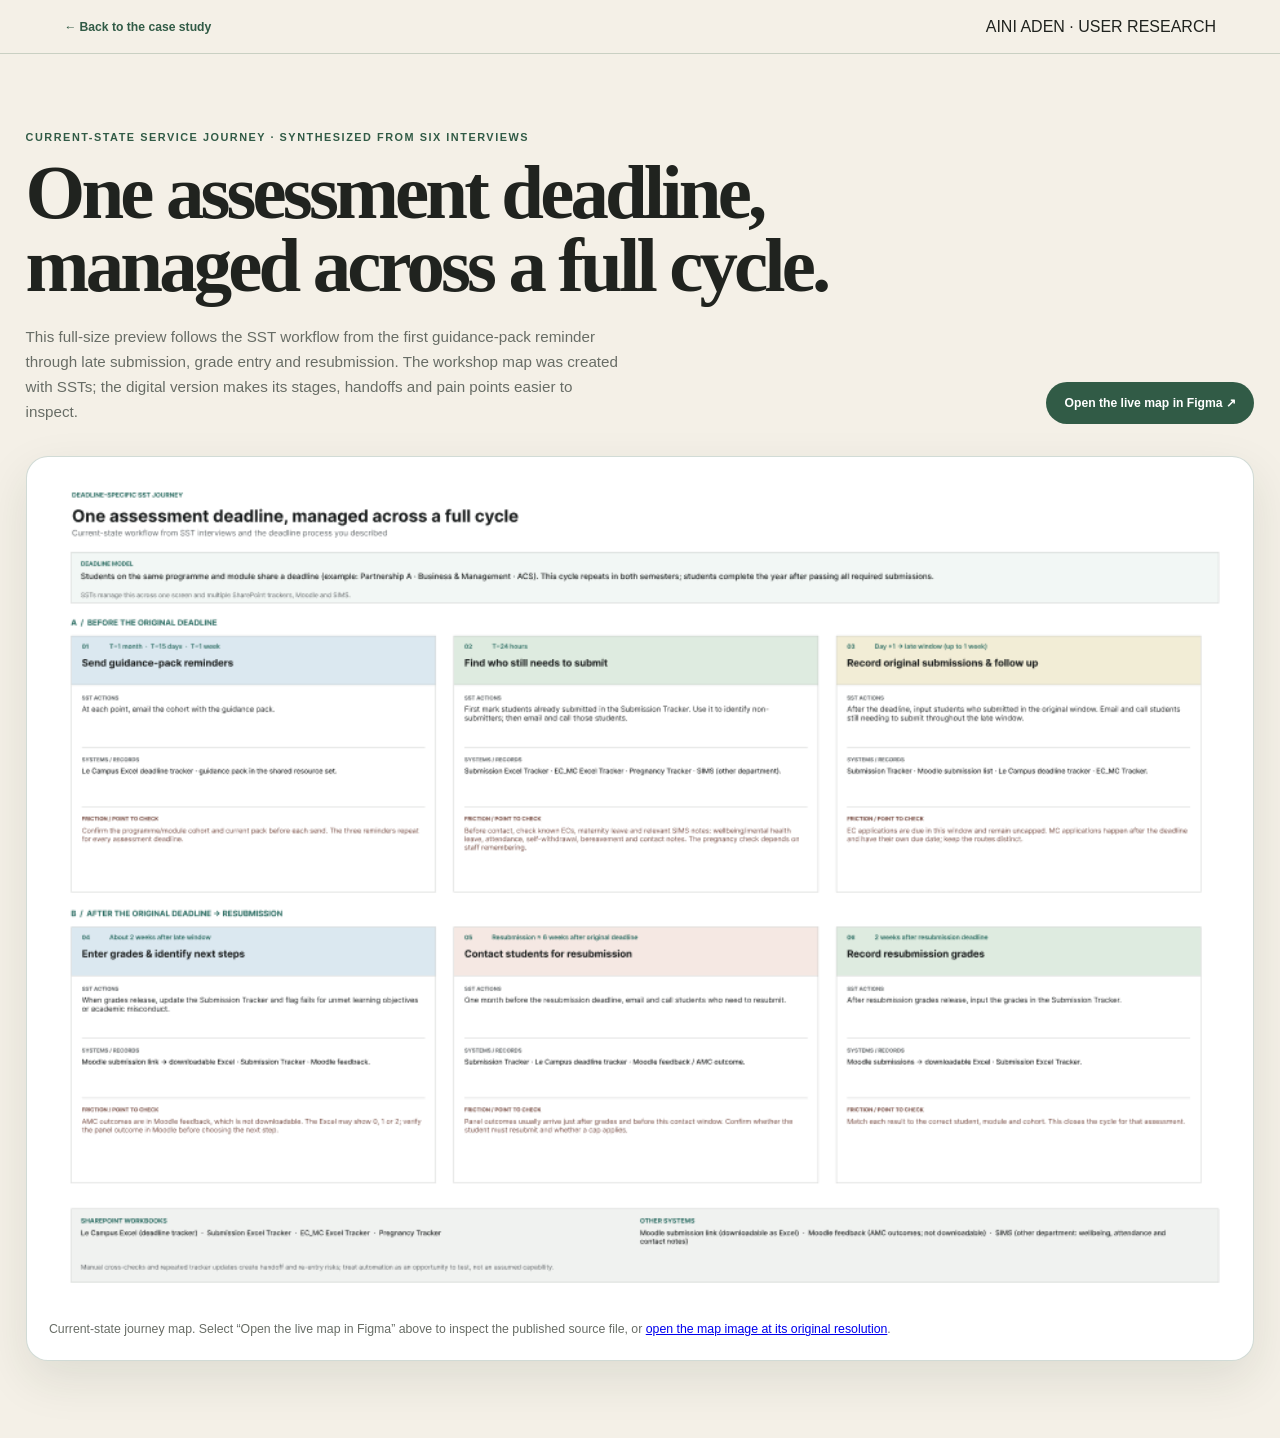
<file: journey-map.html>
<!doctype html>
<html lang="en">
<head>
  <meta charset="utf-8">
  <meta name="viewport" content="width=device-width, initial-scale=1">
  <meta name="description" content="Full-size preview of the current-state journey map created from six SST interviews and a collaborative mapping session.">
  <title>Current-state Journey Map — Aini Aden</title>
  <style>
    :root { color-scheme: light; --paper:#f4f0e7; --ink:#20231f; --green:#315b46; --muted:#686d66; --line:rgba(49,91,70,.22); }
    * { box-sizing:border-box; }
    body { margin:0; background:var(--paper); color:var(--ink); font-family:Inter,Arial,sans-serif; -webkit-font-smoothing:antialiased; }
    header { display:flex; align-items:center; justify-content:space-between; gap:1rem; padding:1.1rem 5vw; border-bottom:1px solid var(--line); }
    header a { color:var(--green); font-size:.76rem; font-weight:800; text-decoration:none; }
    main { width:min(1743px,96vw); margin:clamp(2rem,6vw,5rem) auto; }
    .eyebrow { margin:0 0 .9rem; color:var(--green); font-size:.68rem; font-weight:800; letter-spacing:.14em; text-transform:uppercase; }
    h1 { max-width:900px; margin:0; font:600 clamp(2.5rem,6vw,5.8rem)/.94 Georgia,serif; letter-spacing:-.05em; }
    .intro { display:flex; justify-content:space-between; gap:2rem; align-items:end; margin:1.4rem 0 2rem; }
    .intro p { max-width:600px; margin:0; color:var(--muted); font-size:.95rem; line-height:1.65; }
    .figma-link { flex:none; padding:.9rem 1.15rem; border-radius:999px; background:var(--green); color:#fff; font-size:.76rem; font-weight:800; text-decoration:none; }
    figure { margin:0; padding:clamp(.6rem,1.5vw,1.2rem); border:1px solid var(--line); border-radius:22px; background:#fff; box-shadow:0 18px 48px rgba(28,47,34,.1); }
    figure img { display:block; width:100%; height:auto; border-radius:12px; }
    figcaption { padding:.9rem .2rem .15rem; color:var(--muted); font-size:.77rem; line-height:1.5; }
    @media(max-width:700px) { header { padding:1rem 4vw; } .intro { align-items:flex-start; flex-direction:column; } .figma-link { align-self:flex-start; } }
  </style>
</head>
<body>
  <header><a href="sst-workflow.html#journey">← Back to the case study</a><span>AINI ADEN · USER RESEARCH</span></header>
  <main>
    <p class="eyebrow">Current-state service journey · synthesized from six interviews</p>
    <h1>One assessment deadline, managed across a full cycle.</h1>
    <div class="intro">
      <p>This full-size preview follows the SST workflow from the first guidance-pack reminder through late submission, grade entry and resubmission. The workshop map was created with SSTs; the digital version makes its stages, handoffs and pain points easier to inspect.</p>
      <a class="figma-link" href="https://www.figma.com/community/file/1690337233949828657" target="_blank" rel="noopener noreferrer">Open the live map in Figma ↗</a>
    </div>
    <figure>
      <img src="assets/images/support-ops-current-state-journey.png" alt="Full current-state Student Success Tutor journey map: original deadline reminders and submission follow-up, then late submission, grade entry, resubmission contact and resubmission grade recording, with systems and friction points shown at each stage.">
      <figcaption>Current-state journey map. Select “Open the live map in Figma” above to inspect the published source file, or <a href="assets/images/support-ops-current-state-journey.png" target="_blank" rel="noopener noreferrer">open the map image at its original resolution</a>.</figcaption>
    </figure>
  </main>
</body>
</html>
</file>
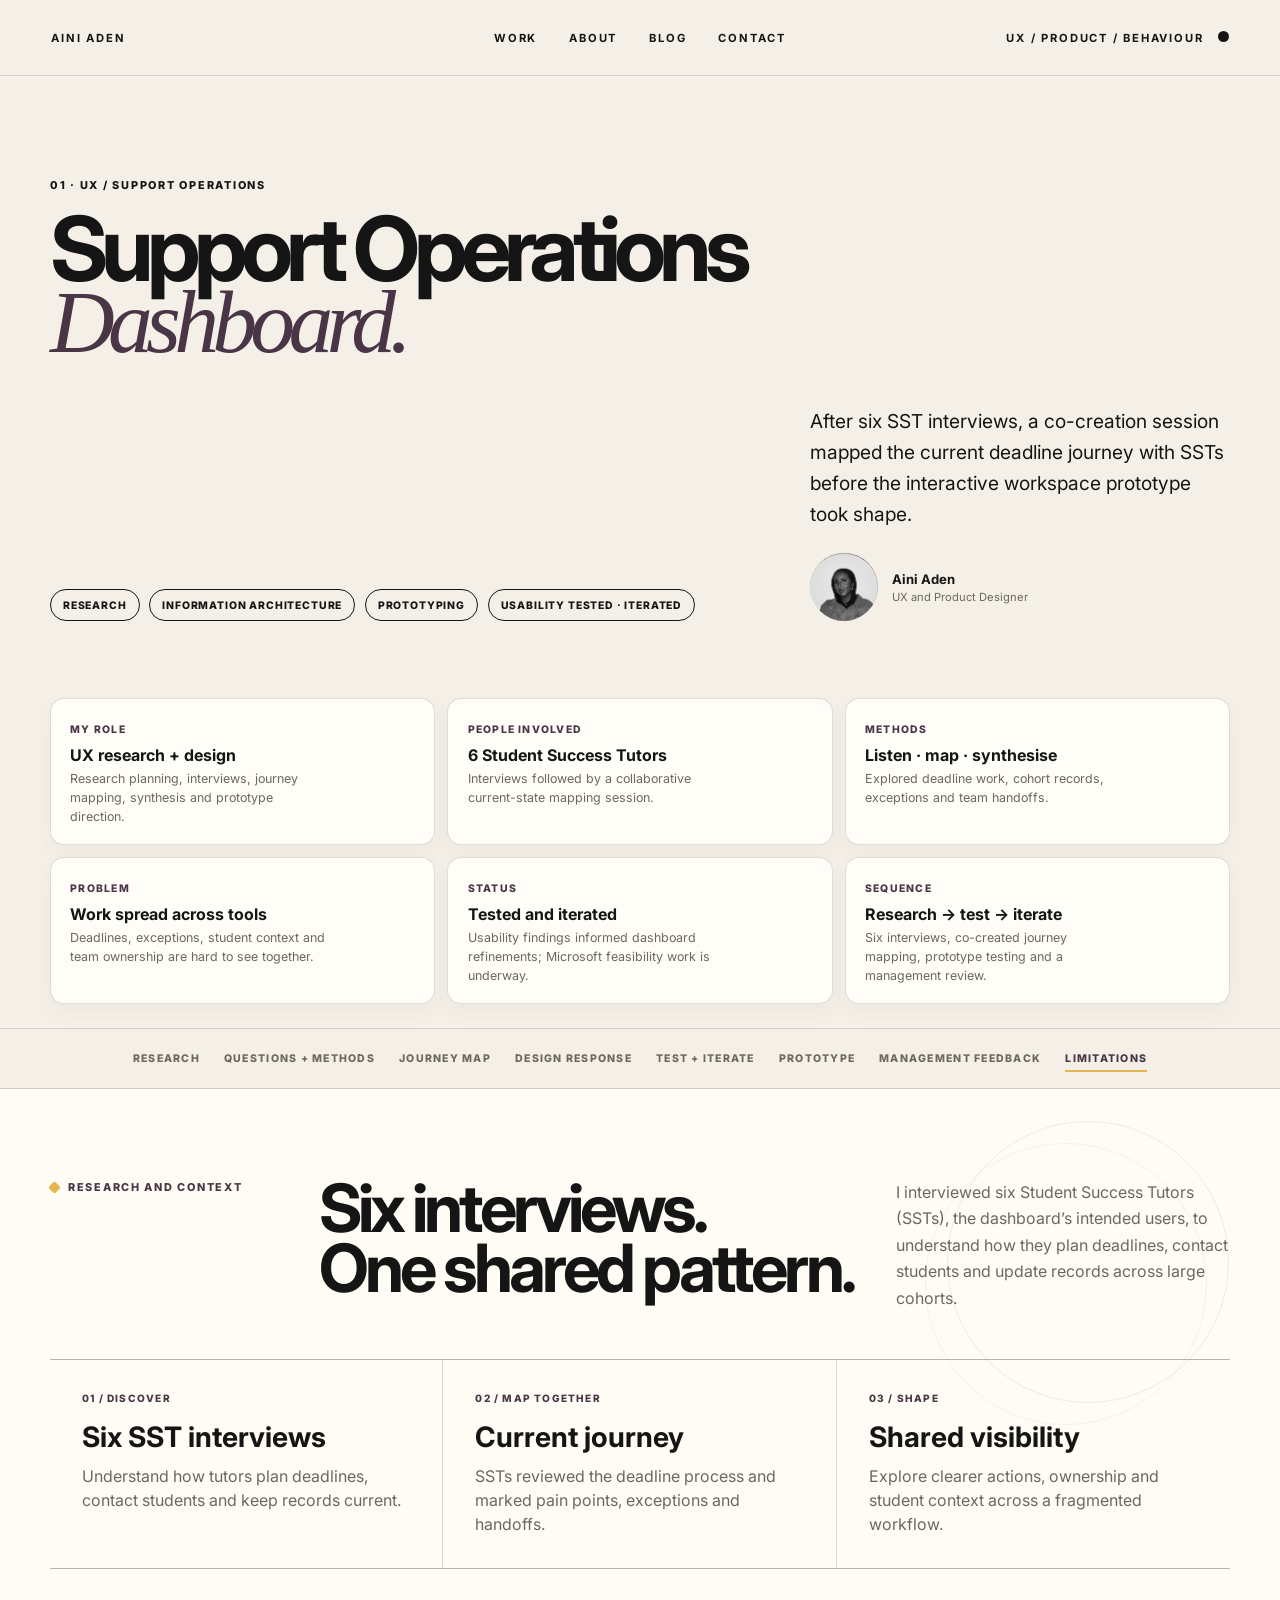
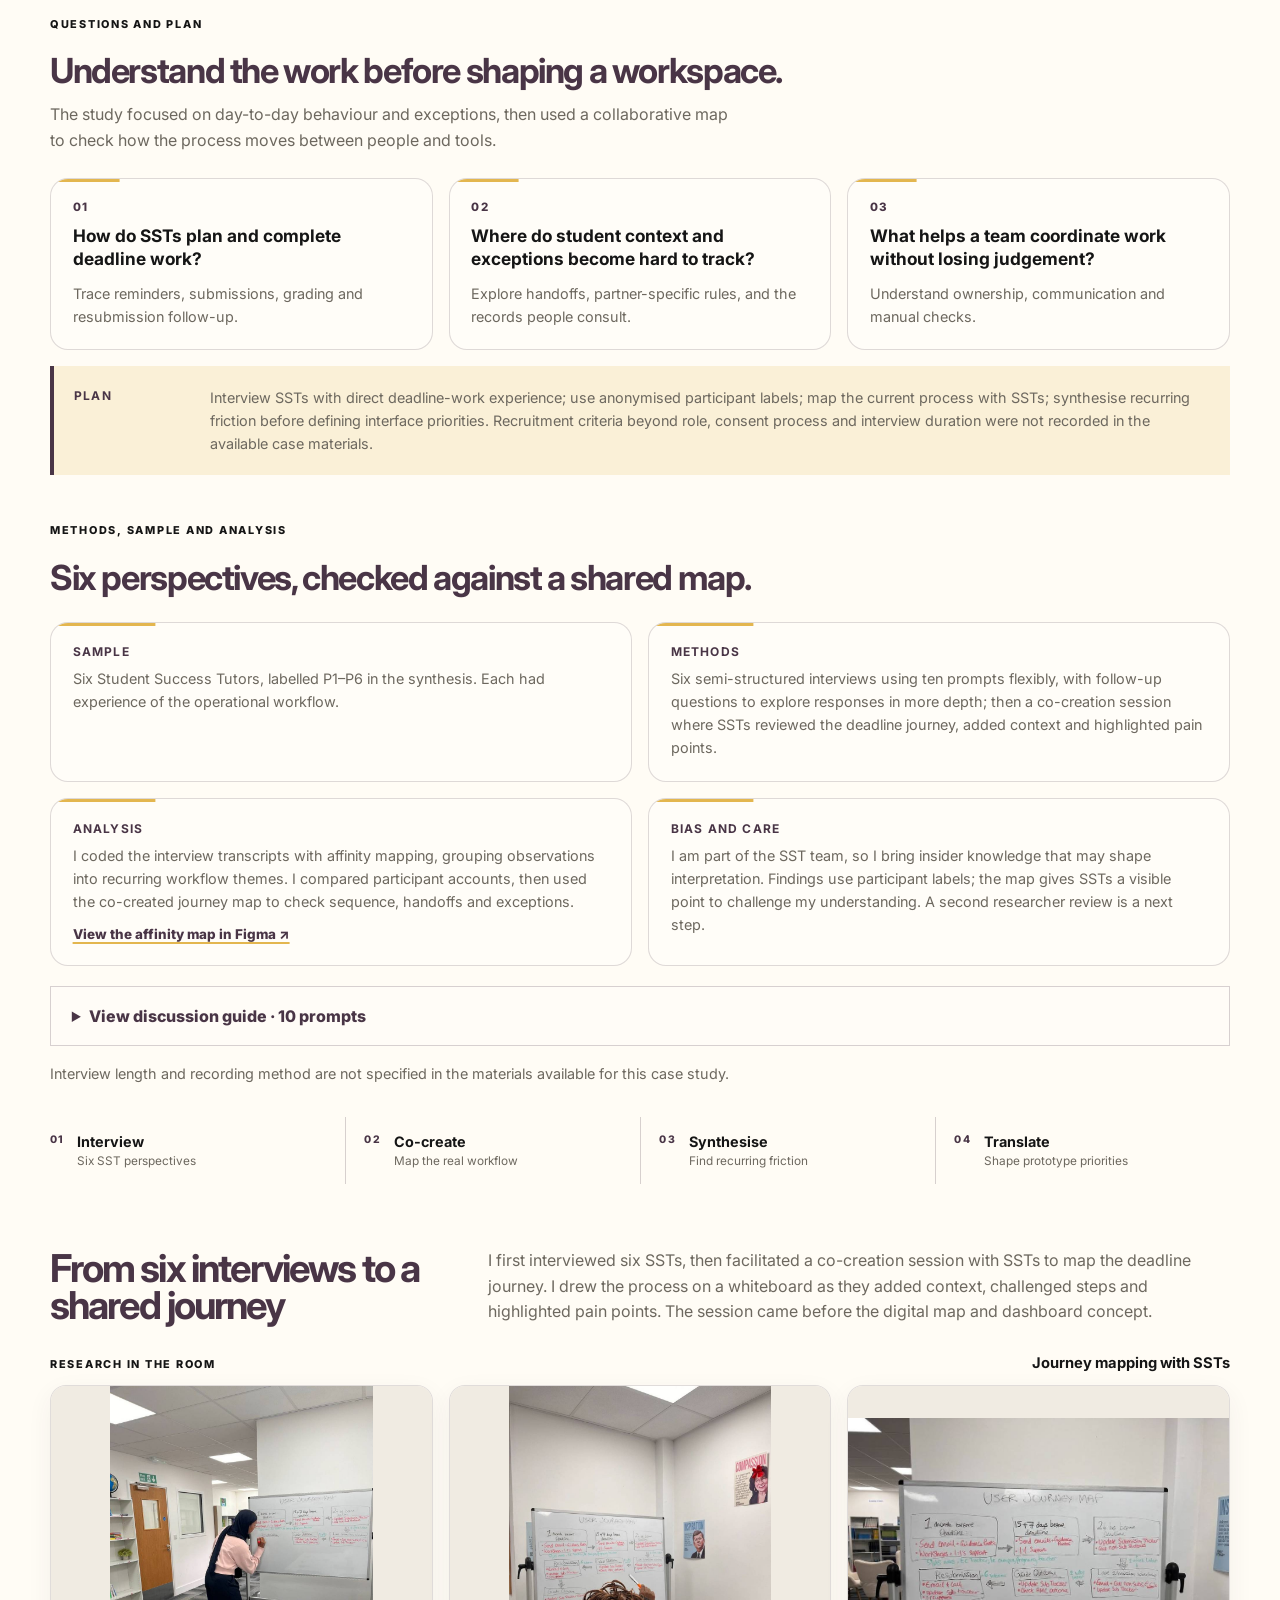
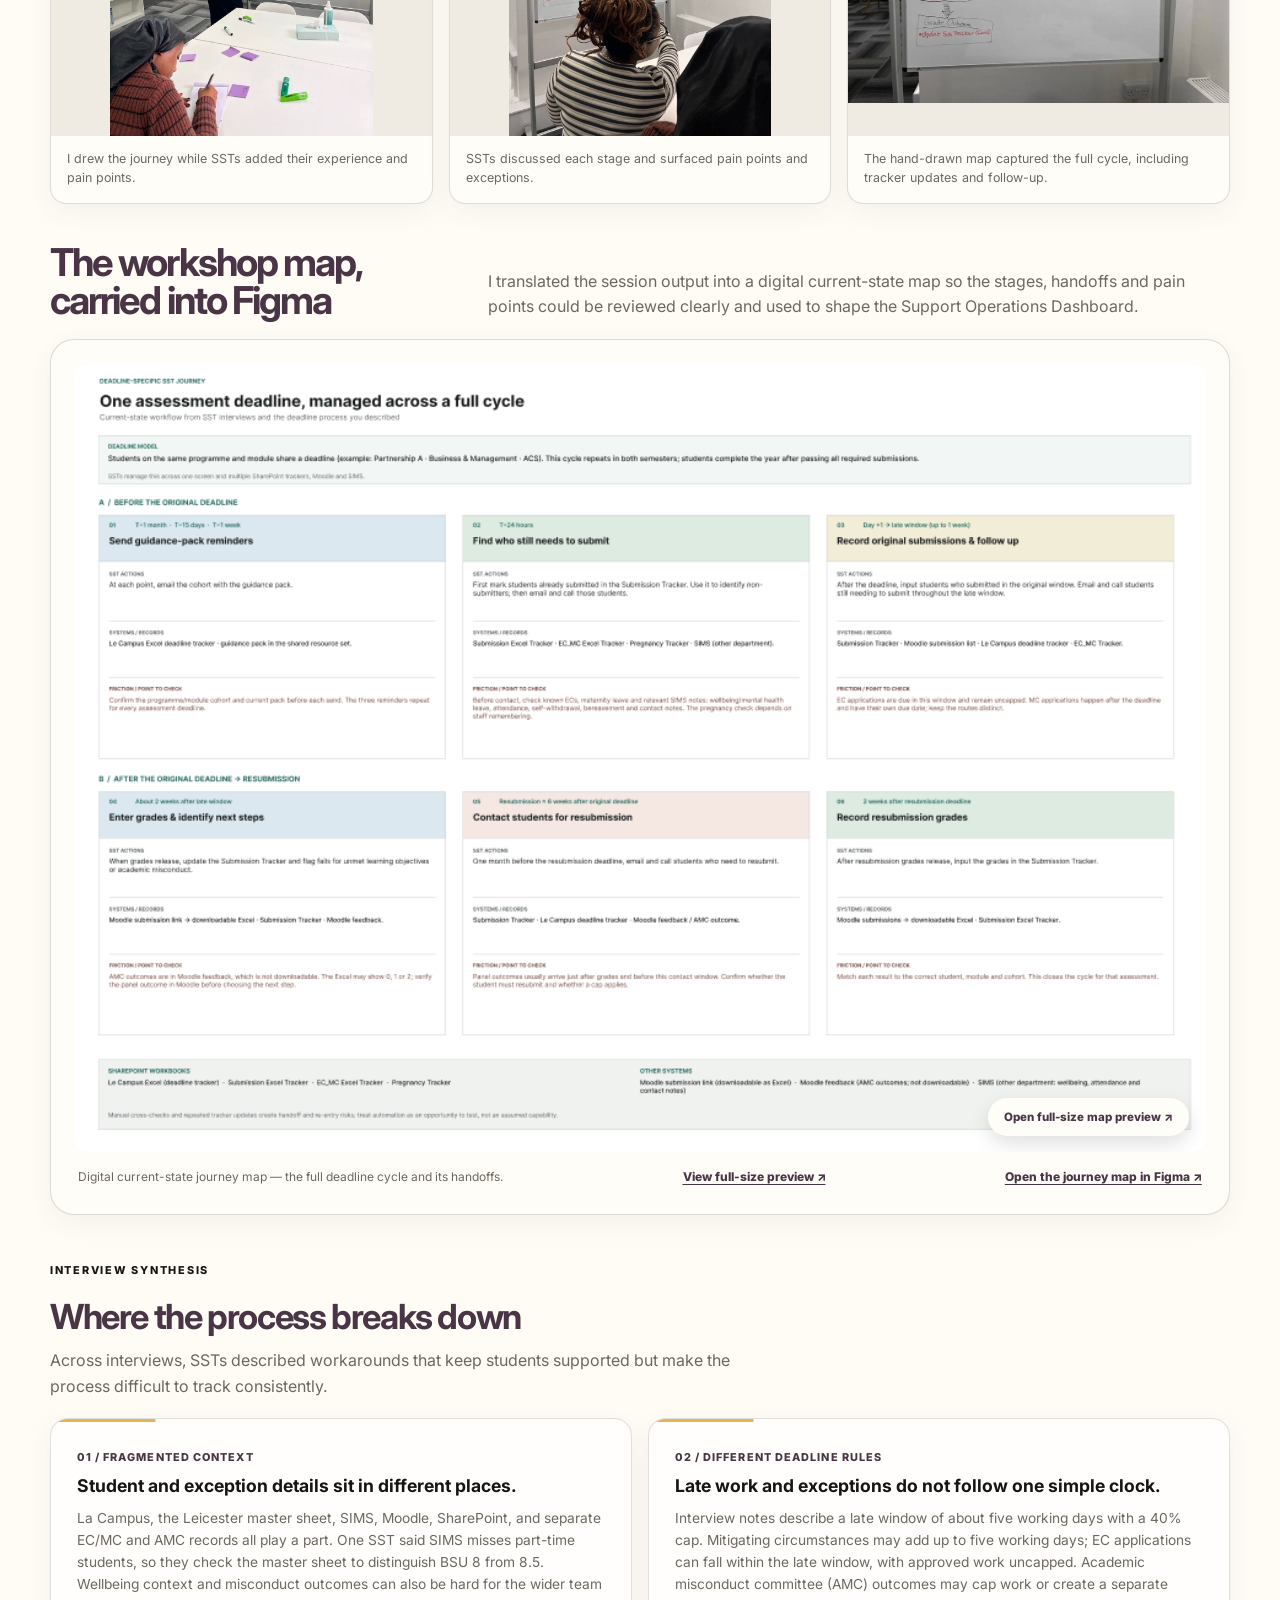
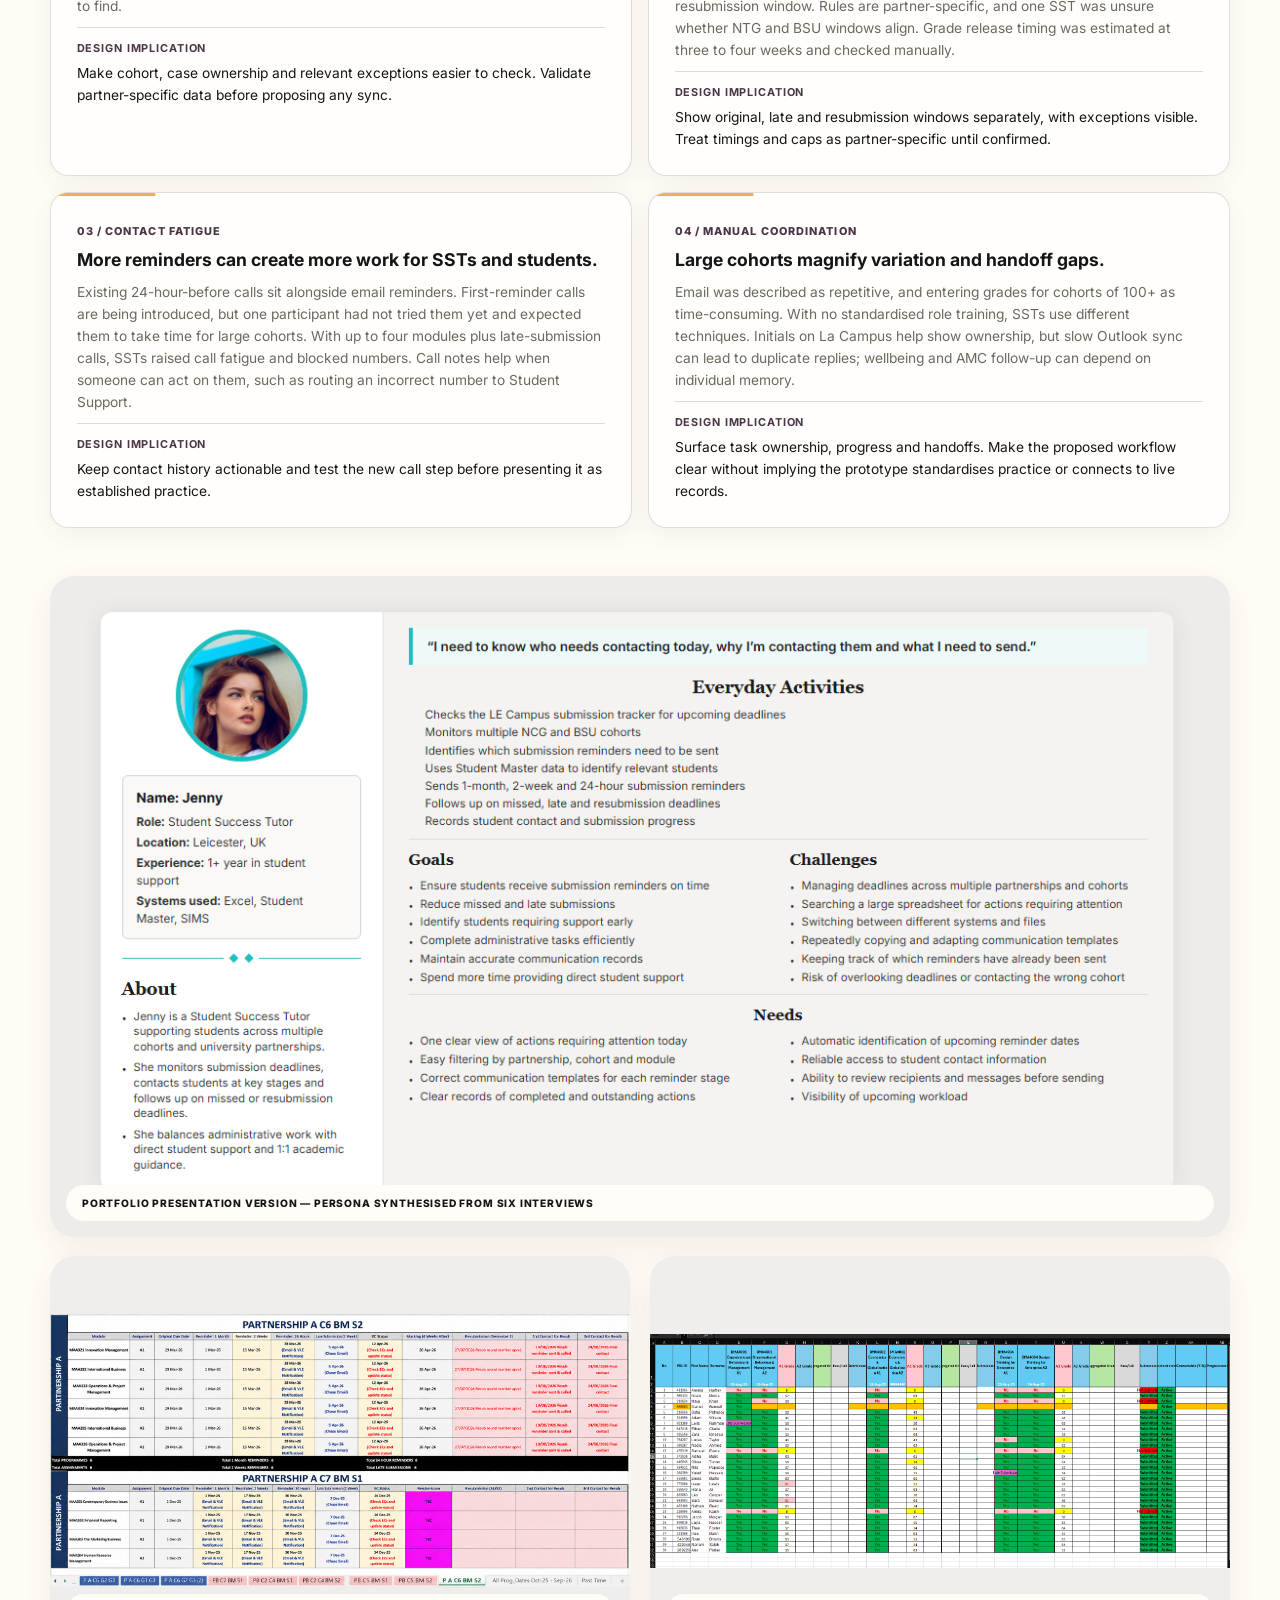
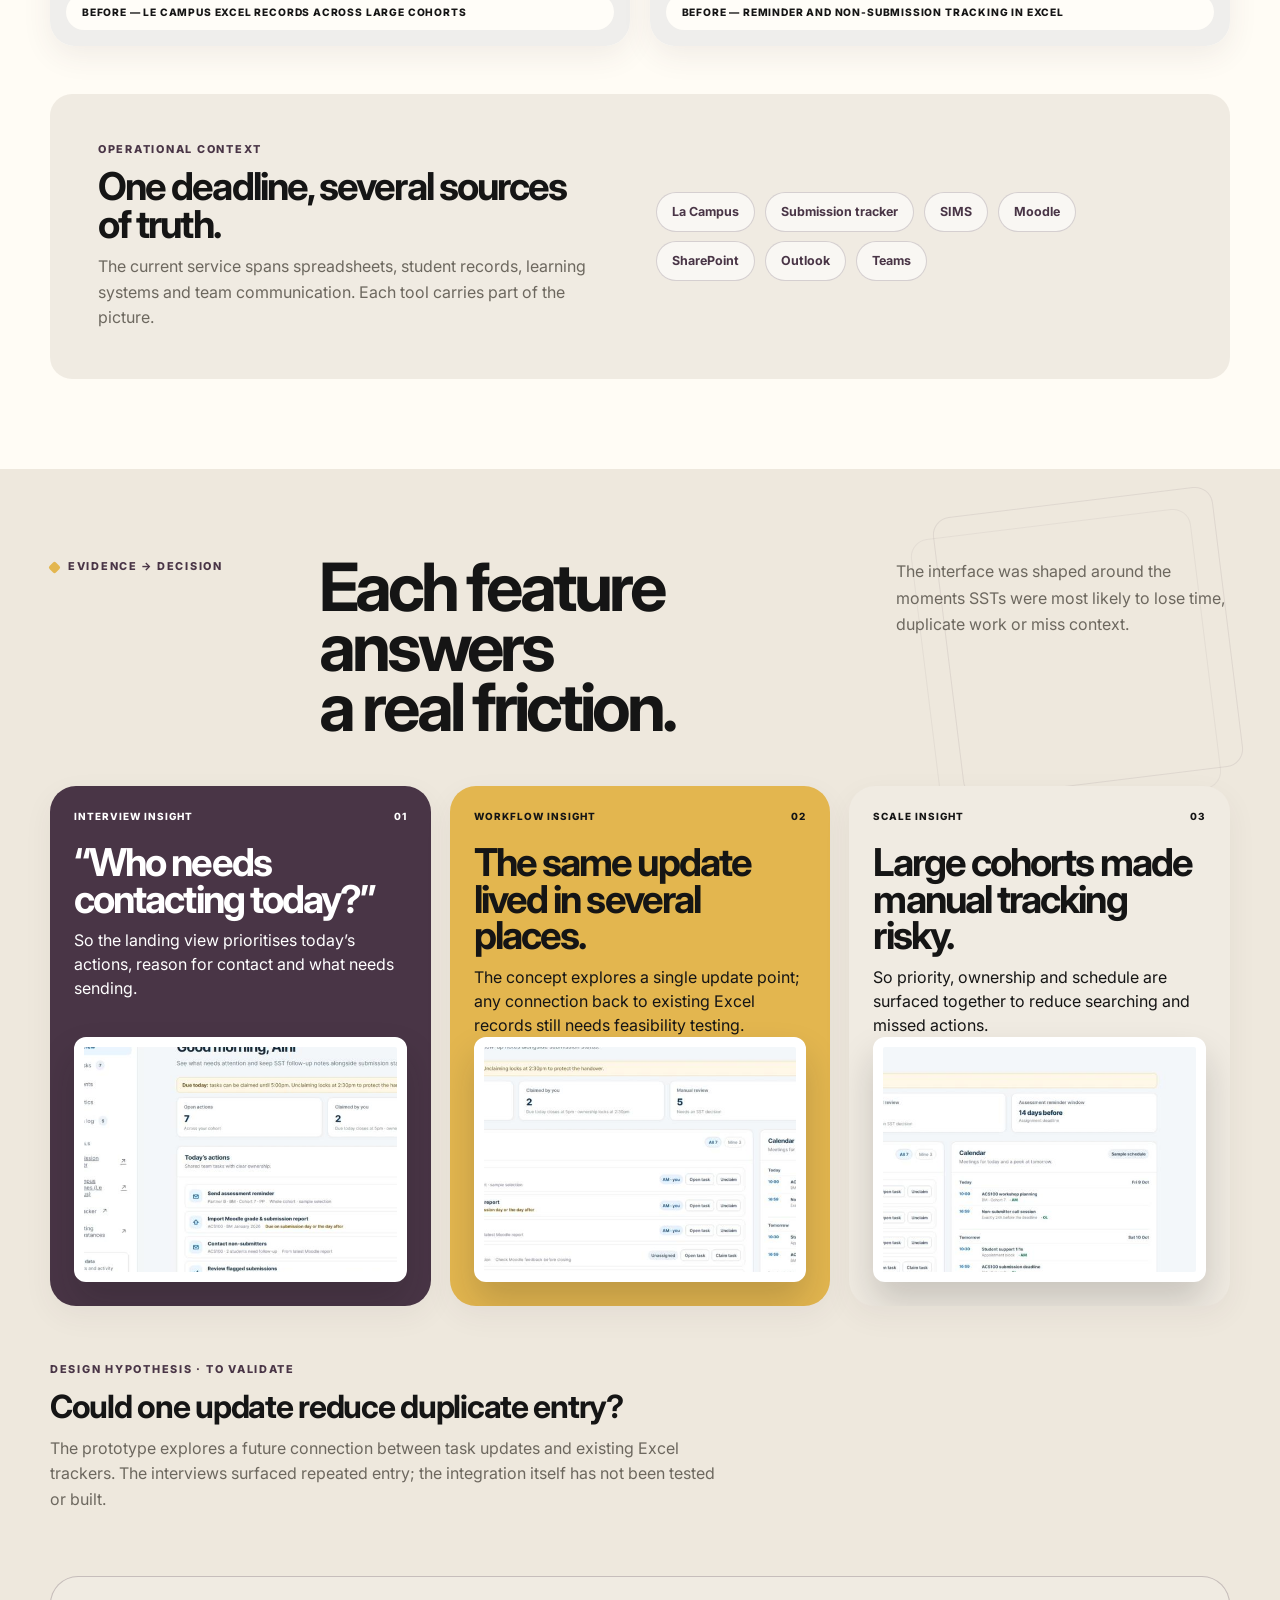
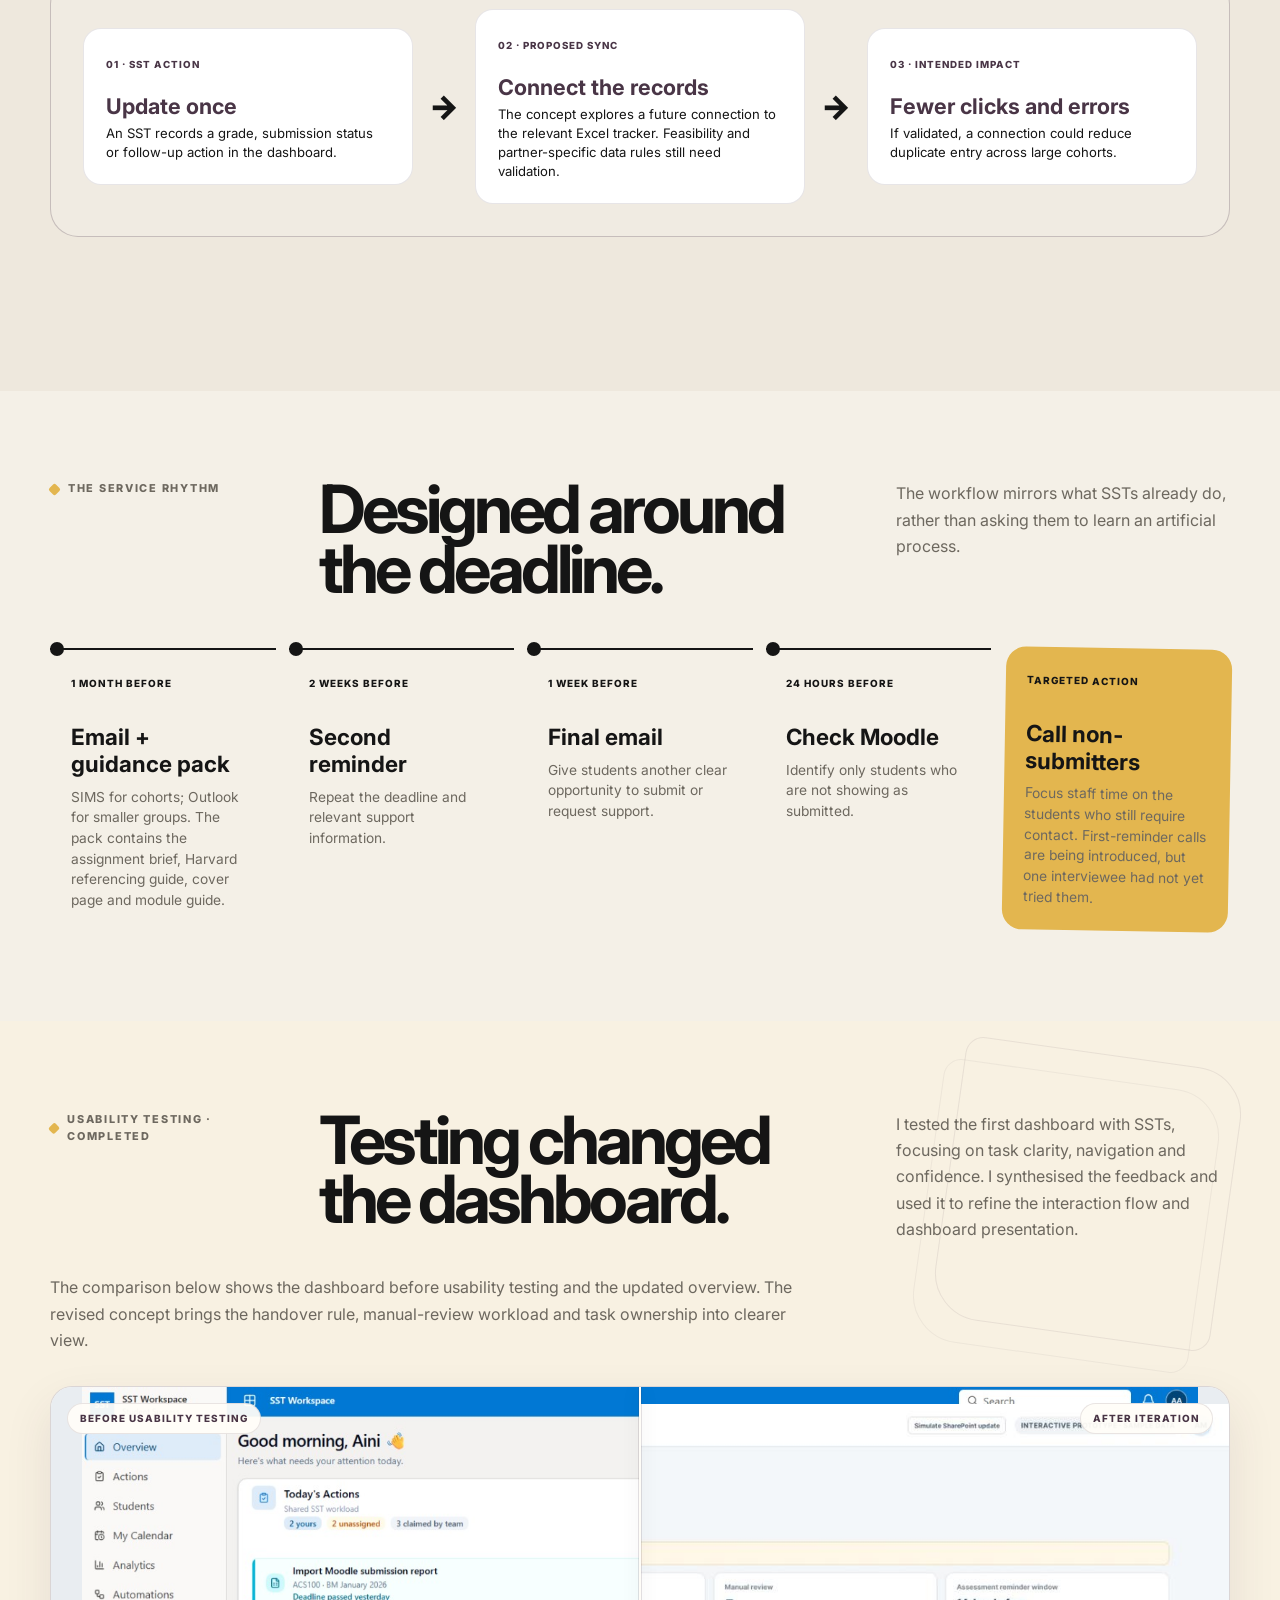
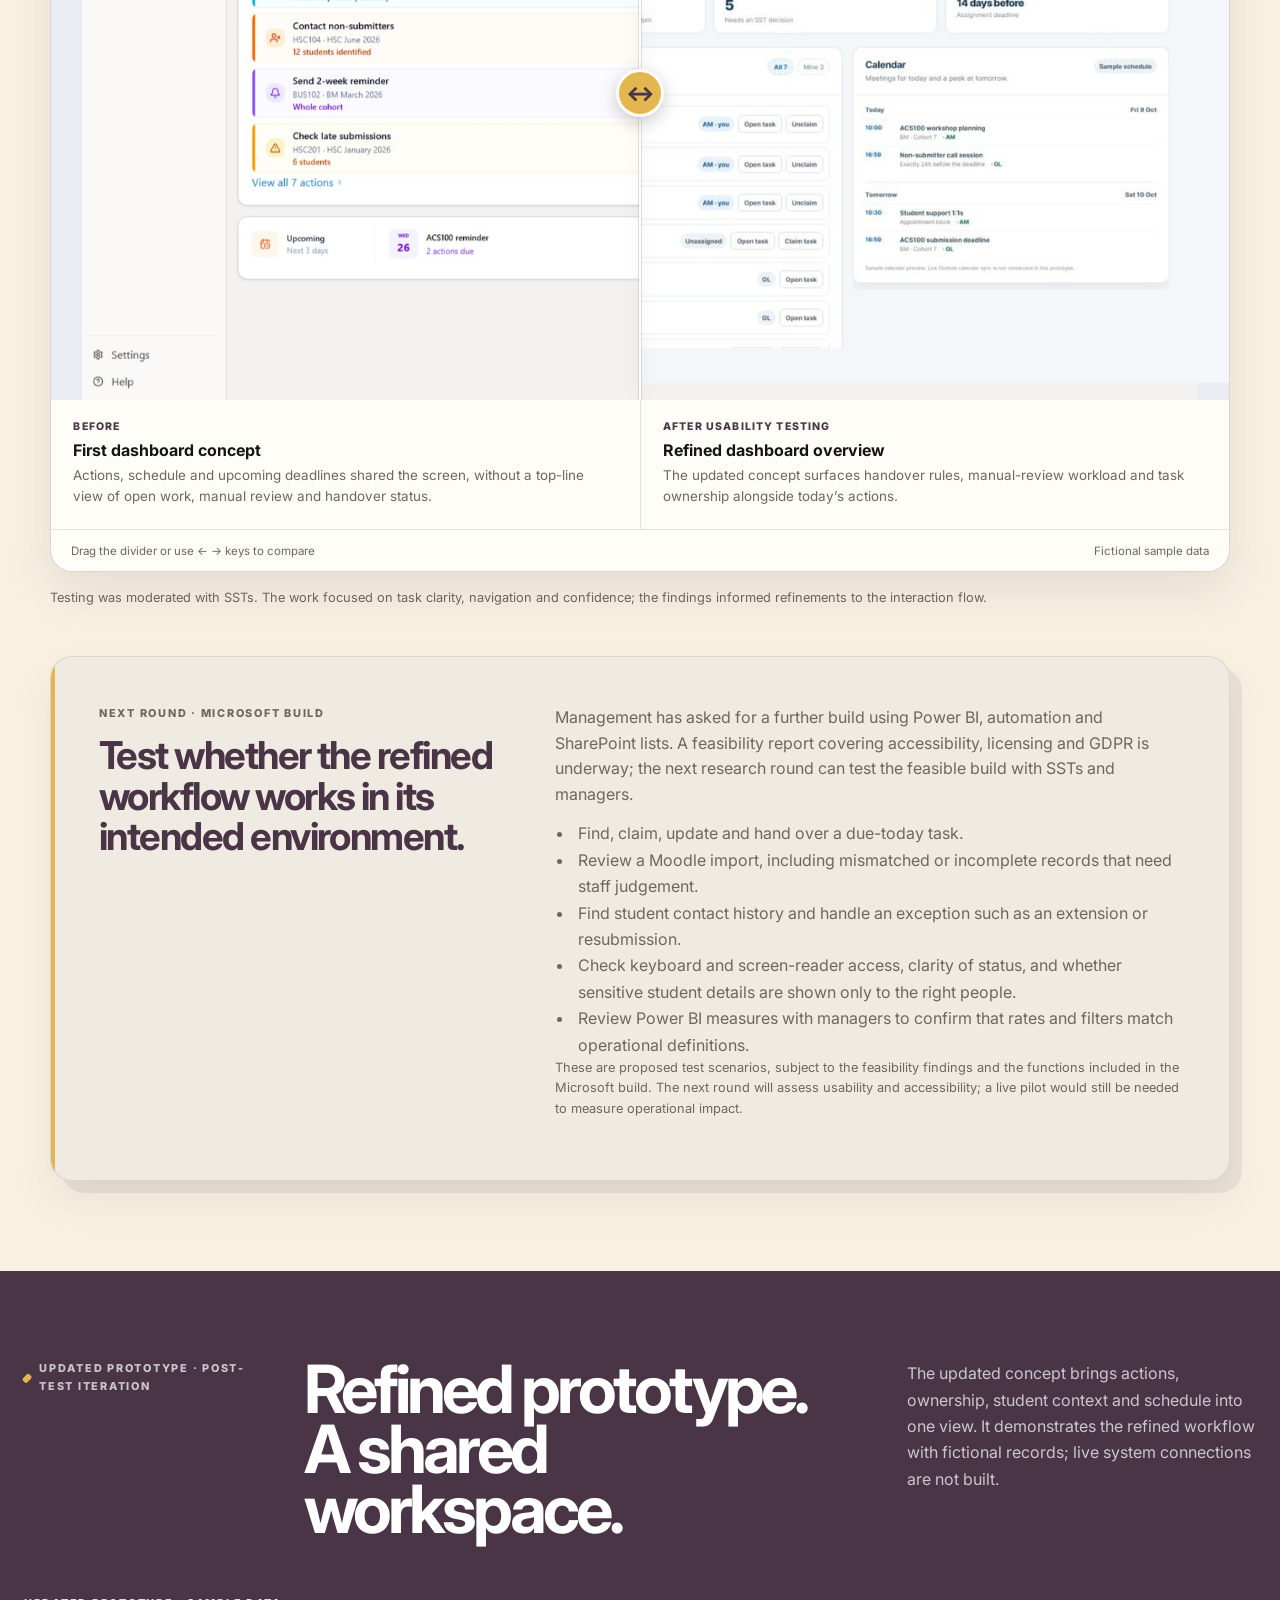
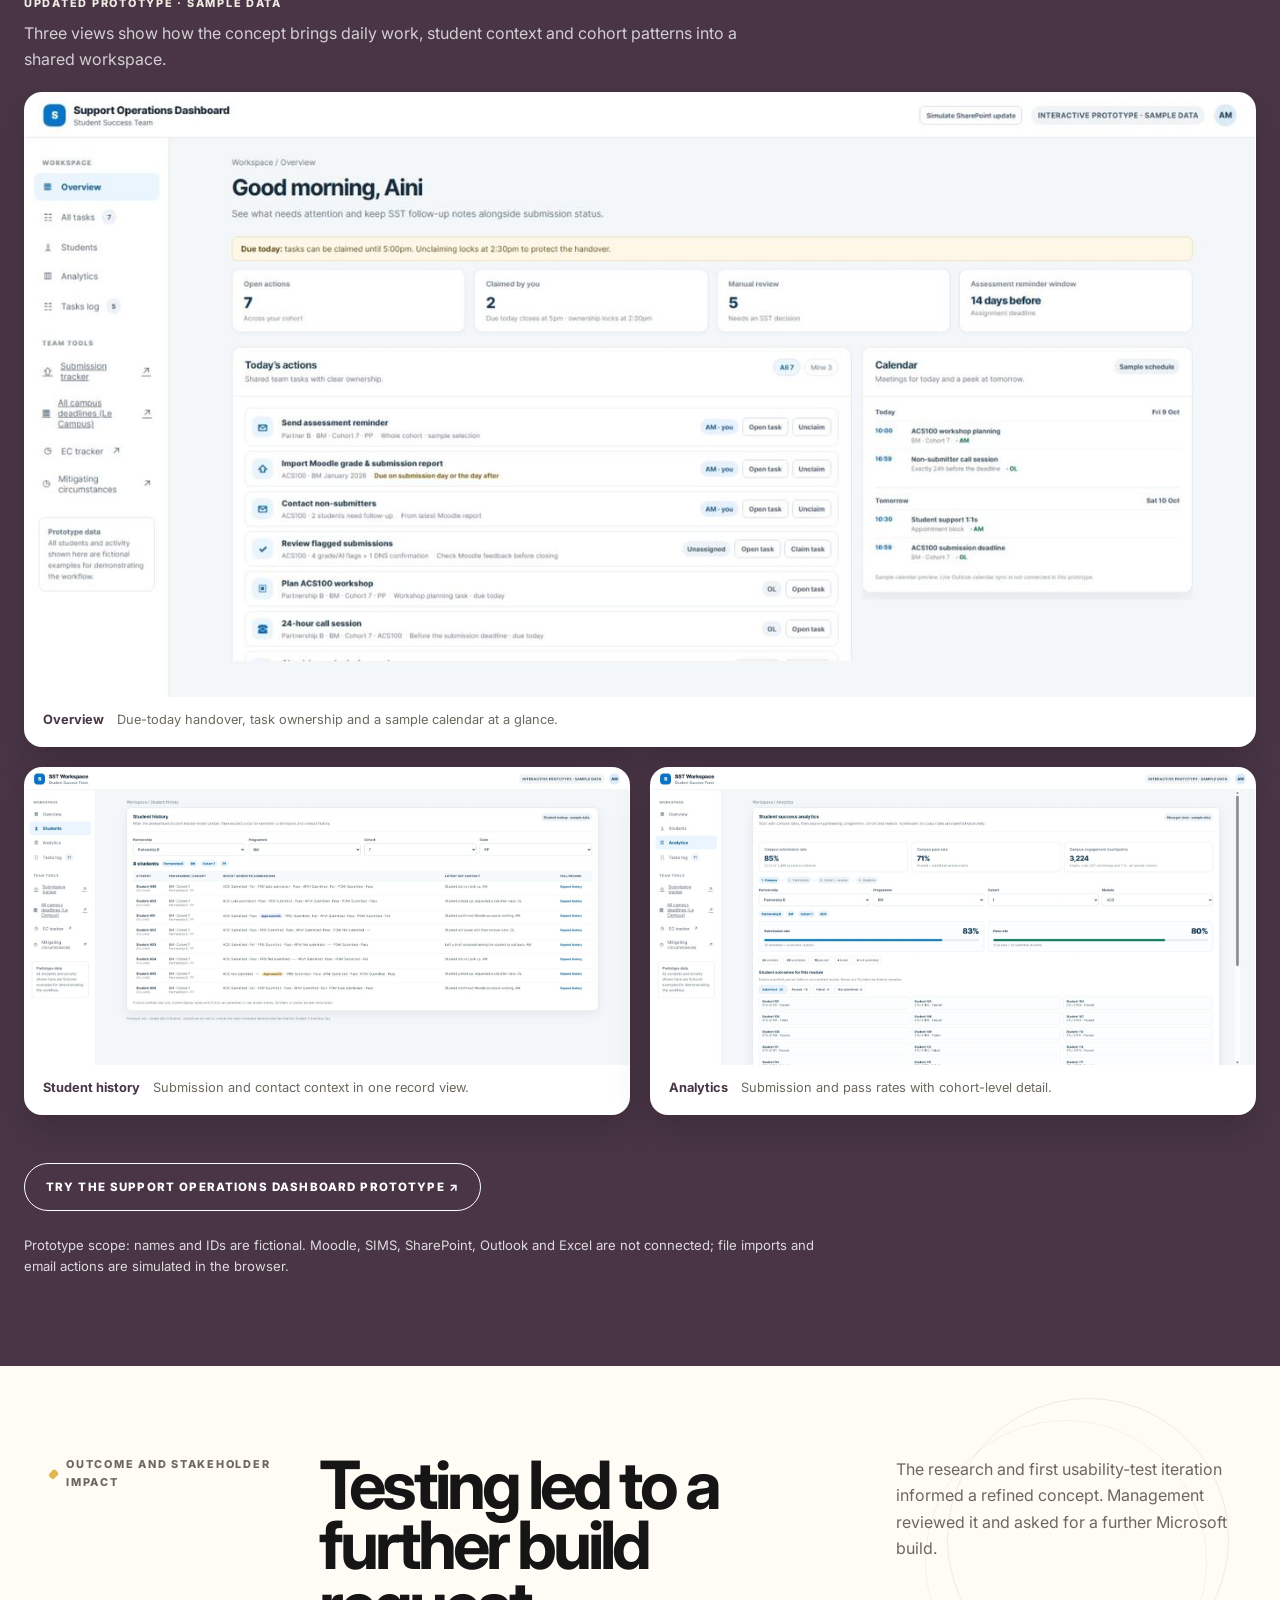
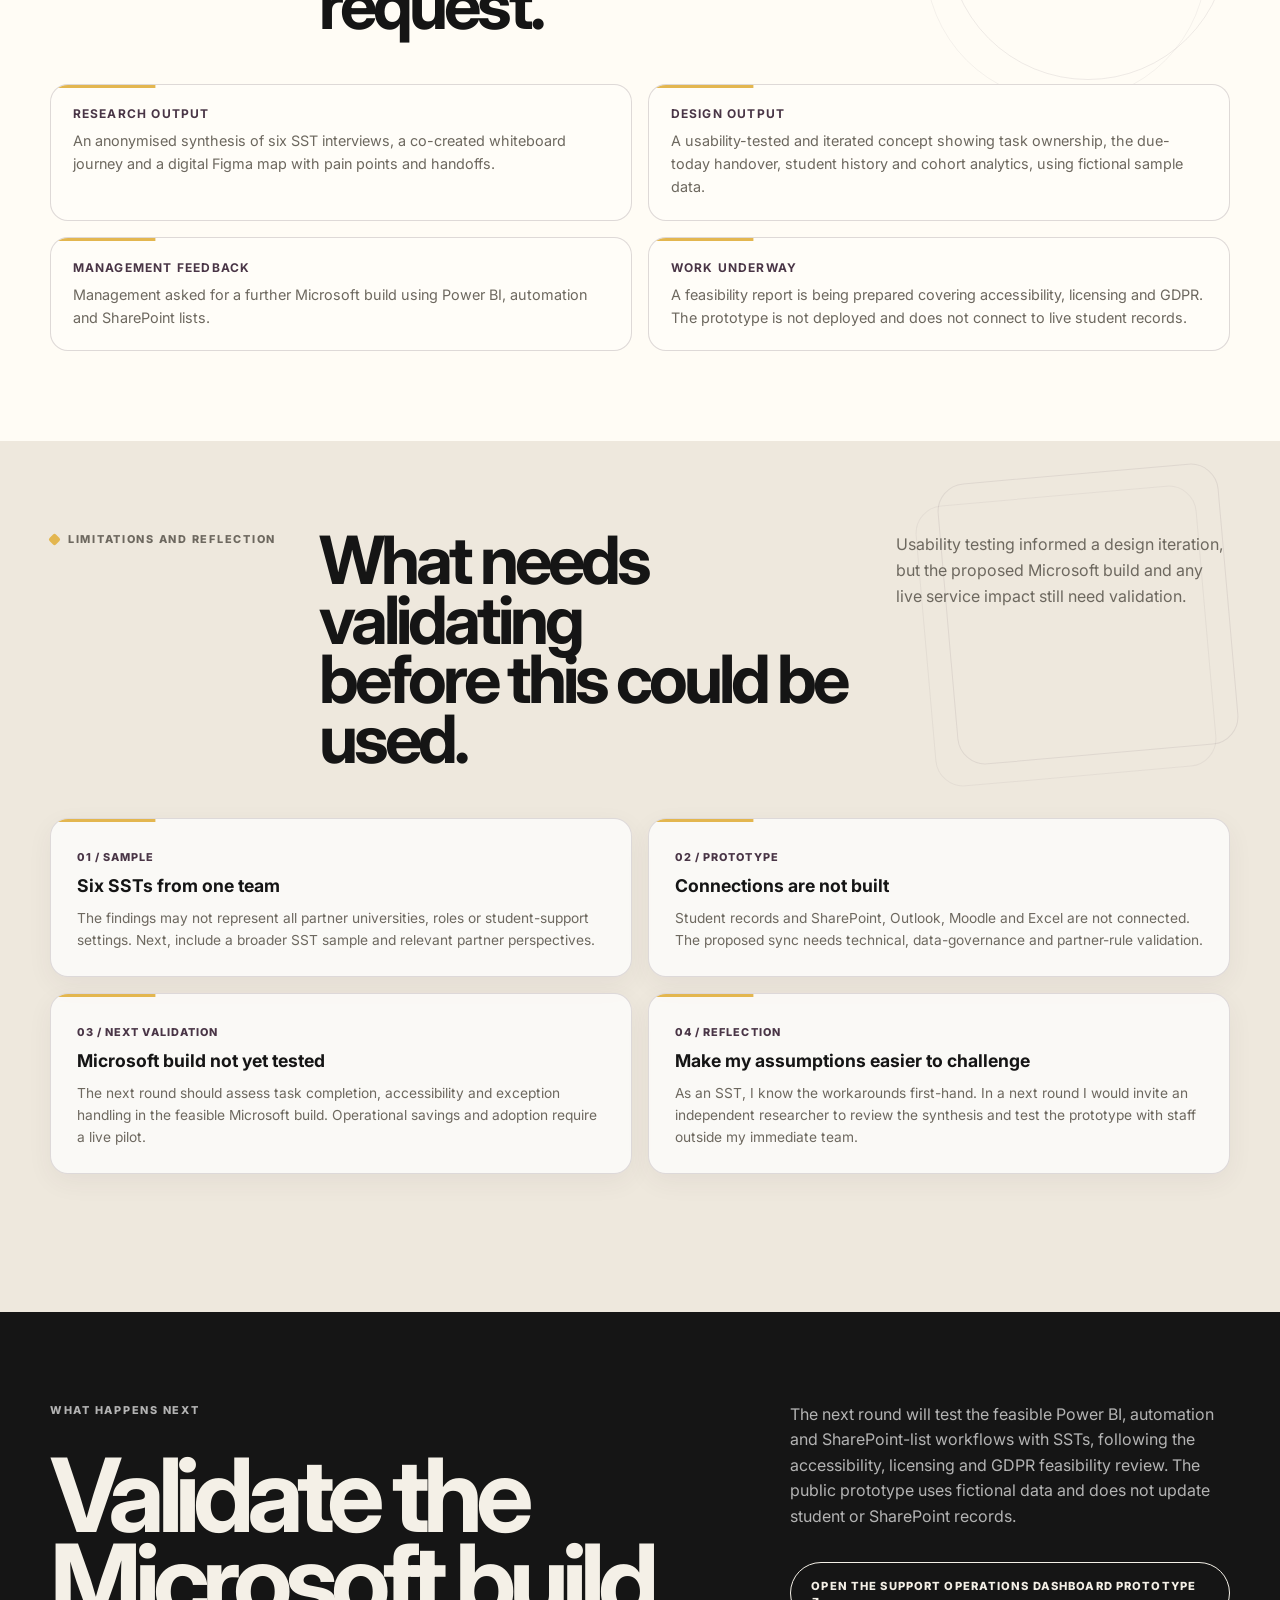
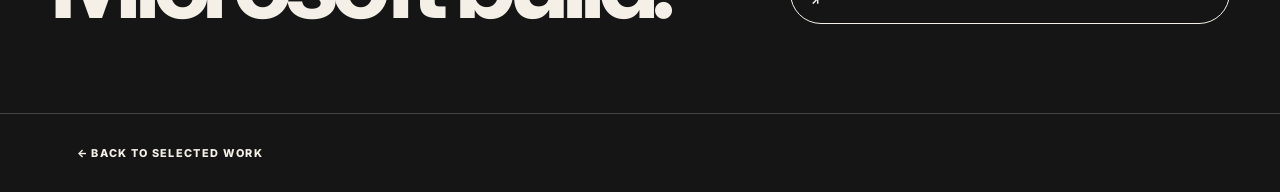
<file: sst-workflow.html>
<!doctype html>
<html lang="en">
<head>
  <meta charset="UTF-8">
  <meta name="viewport" content="width=device-width,initial-scale=1">

  <meta
    name="description"
    content="Support Operations Dashboard — a UX case study by Aini Aden."
  >

  <title>Support Operations Dashboard — Aini Aden</title>

  <link rel="preconnect" href="https://fonts.googleapis.com">
  <link rel="preconnect" href="https://fonts.gstatic.com" crossorigin>

  <link
    href="https://fonts.googleapis.com/css2?family=Caveat:wght@500;600&family=Inter:wght@400;500;600;700;800;900&display=swap"
    rel="stylesheet"
  >

  <style>
    :root {
      --plum: #493546;
      --violet: #493546;
      --lavender-grey: #f4f0e7;
      --coral: #E3B64F;
      --cream: var(--lavender-grey);
      --paper: #fffdf8;
      --ink: #151515;
      --muted: #6d685f;
      --line: rgba(73, 53, 70, 0.18);
      --purple: var(--violet);
      --orange: var(--coral);
      --pink: var(--coral);
      --mint: #F0EBE2;
      --green: var(--plum);
      --blue: var(--violet);
      --shadow: 0 24px 70px rgba(73, 53, 70, 0.14);
    }

    * {
      box-sizing: border-box;
    }

    html {
      scroll-behavior: smooth;
    }

    body {
      margin: 0;
      background: var(--cream);
      color: var(--ink);
      font-family: Inter, Arial, sans-serif;
      -webkit-font-smoothing: antialiased;
    }

    a {
      color: inherit;
    }

    button {
      color: inherit;
      font: inherit;
    }

    img {
      max-width: 100%;
    }

    /* NAVIGATION */

    .nav {
      position: sticky;
      top: 0;
      z-index: 60;
      display: grid;
      grid-template-columns: 1fr auto 1fr;
      align-items: center;
      min-height: 76px;
      padding: 0 4vw;
      background: rgba(244, 240, 231, 0.91);
      border-bottom: 1px solid var(--line);
      backdrop-filter: blur(16px);
    }

    .brand,
    .nav a,
    .nav p {
      font-size: 0.7rem;
      font-weight: 700;
      letter-spacing: 0.16em;
      text-decoration: none;
    }

    .nav nav {
      display: flex;
      gap: 2rem;
      text-transform: uppercase;
    }

    .nav p {
      justify-self: end;
      margin: 0;
    }

    .nav i {
      display: inline-block;
      width: 11px;
      height: 11px;
      margin-left: 0.6rem;
      border-radius: 50%;
      background: var(--ink);
    }

    /* HERO */

    .hero {
      position: relative;
      min-height: 92vh;
      padding: clamp(5rem, 9vw, 9rem) 6vw 4rem;
      overflow: hidden;
    }

    .eyebrow {
      margin: 0 0 1.2rem;
      font-size: 0.68rem;
      font-weight: 800;
      letter-spacing: 0.16em;
      text-transform: uppercase;
    }

    .hero h1 {
      max-width: 950px;
      margin: 0;
      font-size: clamp(4rem, 9vw, 9.5rem);
      line-height: 0.82;
      letter-spacing: -0.08em;
      text-transform: uppercase;
    }

    .hero h1 em {
      display: block;
      font-family: Georgia, serif;
      font-weight: 400;
      text-transform: none;
    }

    .hero-intro {
      display: grid;
      grid-template-columns: 1fr minmax(280px, 420px);
      gap: 4vw;
      align-items: end;
      margin-top: 3rem;
    }

    .hero-meta {
      display: flex;
      flex-wrap: wrap;
      gap: 0.6rem;
    }

    .tag {
      padding: 0.55rem 0.75rem;
      border: 1px solid var(--ink);
      border-radius: 999px;
      font-size: 0.65rem;
      font-weight: 800;
      letter-spacing: 0.08em;
      text-transform: uppercase;
    }

    .hero-copy > p {
      margin: 0;
      font-size: clamp(1rem, 1.5vw, 1.25rem);
      line-height: 1.6;
    }

    /* AUTHOR */

    .author {
      display: flex;
      align-items: center;
      gap: 0.9rem;
      margin-top: 1.5rem;
    }

    .author-photo {
      width: 68px;
      height: 68px;
      flex: 0 0 68px;
      overflow: hidden;
      border-radius: 50%;
      background: transparent;
    }

    .author-photo img {
      display: block;
      width: 100%;
      height: 100%;
      border-radius: 50%;
      object-fit: cover;
      transform: scale(1.02);
    }

    .author-copy b {
      display: block;
      font-size: 0.82rem;
    }

    .author-copy span {
      display: block;
      margin-top: 0.2rem;
      color: var(--muted);
      font-size: 0.7rem;
    }

    .scribble {
      position: absolute;
      top: 17%;
      right: 7%;
      font: 600 1.6rem/1 Caveat;
      transform: rotate(7deg);
    }

    .scatter-shape {
      position: absolute;
      z-index: -1;
      animation: float 7s ease-in-out infinite;
    }

    .scatter-shape.one {
      top: 13%;
      right: 18%;
      width: 82px;
      height: 108px;
      background: var(--purple);
      transform: rotate(-11deg);
    }

    .scatter-shape.two {
      top: 24%;
      right: 5%;
      width: 100px;
      height: 76px;
      background: var(--orange);
      animation-delay: -2s;
    }

    .scatter-shape.three {
      top: 42%;
      right: 14%;
      width: 65px;
      height: 65px;
      border-radius: 50%;
      background: var(--pink);
      animation-delay: -4s;
    }

    @keyframes float {
      0%,
      100% {
        translate: 0 0;
        rotate: 0deg;
      }

      50% {
        translate: 0 -14px;
        rotate: 3deg;
      }
    }

    /* HERO DASHBOARD */

    .hero-visual {
      position: relative;
      max-width: 1500px;
      margin: 0 auto;
      padding: 0 5vw 8rem;
    }

    .dashboard-frame {
      position: relative;
      padding: 1rem;
      border-radius: 28px;
      background: #ffffff;
      box-shadow: var(--shadow);
      transform: rotate(-1deg);
    }

    .dashboard-frame img {
      display: block;
      width: 100%;
      border-radius: 17px;
    }

    .image-note {
      position: absolute;
      right: -1.5rem;
      bottom: -2.3rem;
      padding: 1.1rem 1.4rem;
      background: var(--orange);
      box-shadow: 0 12px 25px rgba(21, 21, 21, 0.12);
      font: 600 1.35rem/1.05 Caveat;
      transform: rotate(6deg);
    }

    /* CASE NAVIGATION */

    .case-nav {
      position: sticky;
      top: 76px;
      z-index: 40;
      display: flex;
      justify-content: center;
      gap: 1.5rem;
      padding: 1rem;
      overflow-x: auto;
      background: rgba(244, 240, 231, 0.92);
      border-top: 1px solid var(--line);
      border-bottom: 1px solid var(--line);
      backdrop-filter: blur(14px);
    }

    .case-nav a {
      flex-shrink: 0;
      position: relative;
      padding: 0.45rem 0;
      color: var(--muted);
      font-size: 0.66rem;
      font-weight: 800;
      letter-spacing: 0.12em;
      text-decoration: none;
      text-transform: uppercase;
      transition: color 0.2s ease;
    }

    .case-nav a::after {
      position: absolute;
      right: 0;
      bottom: 0;
      left: 0;
      height: 2px;
      background: var(--coral);
      content: "";
      transform: scaleX(0);
      transform-origin: left;
      transition: transform 0.25s ease;
    }

    .case-nav a[aria-current="location"] {
      color: var(--plum);
    }

    .case-nav a[aria-current="location"]::after {
      transform: scaleX(1);
    }

    /* CONTENT */

    section.content {
      padding: clamp(4.2rem, 7vw, 7.5rem) max(24px, calc((100vw - 1180px) / 2));
    }

    .section-head {
      display: grid;
      grid-template-columns: minmax(130px,.45fr) minmax(0,1.05fr) minmax(210px,.65fr);
      gap: clamp(1.25rem, 3vw, 2.7rem);
      align-items: start;
      margin-bottom: 3rem;
    }

    .section-head h2 {
      margin: 0;
      font-size: clamp(2.5rem, 5.2vw, 4.8rem);
      line-height: 0.9;
      letter-spacing: -0.06em;
    }

    .section-head > p {
      margin: 0;
      color: var(--muted);
      line-height: 1.65;
    }

    /* RESEARCH SNAPSHOT */

    .snapshot {
      display: grid;
      grid-template-columns: repeat(3, 1fr);
      border-top: 1px solid var(--ink);
      border-bottom: 1px solid var(--ink);
    }

    .snapshot article {
      padding: 2rem;
      border-right: 1px solid var(--line);
    }

    .snapshot article:last-child {
      border-right: 0;
    }

    .snapshot span {
      display: block;
      margin-bottom: 1.2rem;
      font-size: 0.63rem;
      font-weight: 800;
      letter-spacing: 0.12em;
      text-transform: uppercase;
    }

    .snapshot b {
      display: block;
      font-size: clamp(1.5rem, 3vw, 3rem);
      line-height: 1;
    }

    .snapshot p {
      margin: 0.8rem 0 0;
      color: var(--muted);
      line-height: 1.5;
    }

    /* RESEARCH IMAGES */

    .research-gallery {
      display: grid;
      grid-template-columns: 1fr 1fr;
      gap: 1.2rem;
      margin: 3rem 0;
    }

    .research-image {
      position: relative;
      min-height: 390px;
      margin: 0;
      overflow: hidden;
      border-radius: 25px;
      background: var(--paper);
      box-shadow: var(--shadow);
    }

    .research-image.persona-wide {
      grid-column: 1 / -1;
      min-height: 520px;
      transform: rotate(-0.5deg);
    }

    .research-image:nth-child(2) {
      transform: rotate(0.6deg);
    }

    .research-image:nth-child(3) {
      transform: rotate(-0.5deg);
    }

    .research-image img {
      display: block;
      width: 100%;
      height: 100%;
      background: #efeeec;
      object-fit: contain;
    }

    .research-image figcaption {
      position: absolute;
      right: 1rem;
      bottom: 1rem;
      left: 1rem;
      padding: 0.75rem 1rem;
      border-radius: 999px;
      background: rgba(255, 253, 248, 0.96);
      font-size: 0.64rem;
      font-weight: 800;
      letter-spacing: 0.08em;
      text-transform: uppercase;
      backdrop-filter: blur(8px);
    }

    /* CURRENT-STATE JOURNEY MAP */

    .journey-intro {
      display: grid;
      grid-template-columns: minmax(220px, 0.7fr) 1.3fr;
      gap: 3vw;
      align-items: end;
      margin: 4rem 0 1.2rem;
    }

    .journey-intro h3 {
      margin: 0;
      font-size: clamp(1.8rem, 3vw, 3rem);
      line-height: 0.98;
      letter-spacing: -0.05em;
    }

    .journey-intro p {
      max-width: 720px;
      margin: 0;
      color: var(--muted);
      line-height: 1.6;
    }


    .journey-workshop-label {
      display: flex;
      align-items: baseline;
      justify-content: space-between;
      gap: 1rem;
      margin: 1.8rem 0 0.8rem;
    }

    .journey-workshop-label .eyebrow { margin: 0; }
    .journey-workshop-label p {
      margin: 0;
      font-size: 0.92rem;
      font-weight: 700;
    }

    .journey-workshop-gallery {
      display: grid;
      grid-template-columns: repeat(3, minmax(0, 1fr));
      align-items: start;
      gap: 1rem;
      margin-bottom: 2.5rem;
    }

    .journey-workshop-gallery figure {
      margin: 0;
      overflow: hidden;
      border: 1px solid var(--line);
      border-radius: 16px;
      background: var(--paper);
      box-shadow: var(--shadow);
    }

    .journey-workshop-gallery img {
      display: block;
      width: 100%;
      height: auto;
    }

    .journey-workshop-gallery figcaption {
      padding: 0.9rem 1rem 1rem;
      color: var(--muted);
      font-size: 0.78rem;
      line-height: 1.5;
    }

    .journey-digital-intro {
      margin-top: 2rem;
    }

    .journey-map {
      margin: 0;
      padding: clamp(0.7rem, 2vw, 1.5rem);
      border: 1px solid var(--line);
      border-radius: 24px;
      background: var(--paper);
      box-shadow: var(--shadow);
    }

    .journey-map img {
      display: block;
      width: 100%;
      height: auto;
      border-radius: 12px;
    }

    .journey-map figcaption {
      display: flex;
      flex-wrap: wrap;
      justify-content: space-between;
      gap: 0.8rem 1.5rem;
      padding: 1rem 0.2rem 0.2rem;
      color: var(--muted);
      font-size: 0.75rem;
      line-height: 1.5;
    }

    .journey-map figcaption a,
    .journey-link {
      color: var(--green);
      font-weight: 800;
      text-decoration-thickness: 1px;
      text-underline-offset: 3px;
    }


    .research-findings-heading {
      max-width: 780px;
      margin: 3rem 0 1.2rem;
    }

    .research-findings-heading h3 {
      margin: 0 0 0.7rem;
      font-size: clamp(1.6rem, 2.7vw, 2.4rem);
      letter-spacing: -0.04em;
    }

    .research-findings-heading > p:last-child {
      max-width: 680px;
      margin: 0;
      color: var(--muted);
      line-height: 1.6;
    }

    .research-findings {
      display: grid;
      grid-template-columns: repeat(2, minmax(0, 1fr));
      gap: 1rem;
      margin-bottom: 3rem;
    }

    .research-findings article {
      padding: clamp(1.1rem, 2vw, 1.6rem);
      border: 1px solid var(--line);
      border-radius: 18px;
      background: rgba(255, 253, 248, 0.82);
    }

    .research-findings article > span {
      color: var(--green);
      font-size: 0.68rem;
      font-weight: 800;
      letter-spacing: 0.1em;
      text-transform: uppercase;
    }

    .research-findings h4 {
      margin: 0.65rem 0;
      font-size: 1.1rem;
      line-height: 1.2;
    }

    .research-findings article p {
      margin: 0.65rem 0 0;
      color: var(--muted);
      font-size: 0.86rem;
      line-height: 1.6;
    }

    .research-findings .design-implication {
      padding-top: 0.75rem;
      border-top: 1px solid var(--line);
      color: var(--ink);
    }

    .design-implication b {
      display: block;
      margin-bottom: 0.25rem;
      color: var(--green);
      font-size: 0.68rem;
      letter-spacing: 0.08em;
      text-transform: uppercase;
    }

    .journey-context {
      display: grid;
      grid-template-columns: 1fr 1fr;
      gap: 1rem;
      margin: 1rem 0 3rem;
    }

    .journey-context article {
      padding: 1.3rem 1.4rem;
      border: 1px solid var(--line);
      border-radius: 16px;
      background: rgba(255, 253, 248, 0.72);
    }

    .journey-context b {
      display: block;
      margin-bottom: 0.45rem;
      font-size: 0.72rem;
      letter-spacing: 0.09em;
      text-transform: uppercase;
    }

    .journey-context p {
      margin: 0;
      color: var(--muted);
      font-size: 0.9rem;
      line-height: 1.55;
    }

    .prototype-scope {
      max-width: 820px;
      margin: 1.5rem 0 0;
      color: rgba(255, 255, 255, 0.82);
      font-size: 0.82rem;
      line-height: 1.6;
    }

    /* SYNC WORKFLOW */

    .sync-story {
      display: grid;
      grid-template-columns: 1fr auto 1fr auto 1fr;
      gap: 1rem;
      align-items: center;
      margin: 4rem 0;
      padding: 2rem;
      border: 1px solid var(--ink);
      border-radius: 28px;
    }

    .sync-step {
      min-height: 150px;
      padding: 1.4rem;
      border-radius: 18px;
    }

    .sync-step:nth-of-type(1) {
      background: var(--purple);
    }

    .sync-step:nth-of-type(2) {
      background: var(--mint);
    }

    .sync-step:nth-of-type(3) {
      background: var(--orange);
    }

    .sync-step small {
      font-size: 0.61rem;
      font-weight: 800;
      letter-spacing: 0.1em;
      text-transform: uppercase;
    }

    .sync-step h3 {
      margin: 1.5rem 0 0.4rem;
      font-size: 1.35rem;
      line-height: 1;
    }

    .sync-step p {
      margin: 0;
      font-size: 0.82rem;
      line-height: 1.45;
    }

    .sync-arrow {
      font-size: 2rem;
      font-weight: 900;
    }

    /* SCATTERED SYSTEMS */

    .scatter-zone {
      position: relative;
      min-height: 620px;
      margin-top: 2rem;
      overflow: hidden;
      isolation: isolate;
      border-radius: 34px;
      background: var(--ink);
    }

    .scatter-title {
      position: absolute;
      top: 50%;
      left: 50%;
      width: min(620px, 75%);
      margin: 0;
      color: var(--cream);
      font-size: clamp(2.6rem, 6vw, 6rem);
      line-height: 0.88;
      letter-spacing: -0.065em;
      text-align: center;
      transform: translate(-50%, -50%);
    }

    .scatter-card {
      position: absolute;
      display: grid;
      place-items: center;
      width: 150px;
      height: 105px;
      padding: 1rem;
      border: 0;
      border-radius: 16px;
      box-shadow: 0 16px 34px rgba(0, 0, 0, 0.25);
      font-weight: 800;
      cursor: grab;
      touch-action: none;
      user-select: none;
      transition: scale 0.2s ease;
      animation: drift 8s ease-in-out infinite;
    }

    .scatter-card:hover {
      scale: 1.08;
    }

    .scatter-card:nth-of-type(1) {
      top: 10%;
      left: 7%;
      background: var(--purple);
      rotate: -9deg;
    }

    .scatter-card:nth-of-type(2) {
      top: 12%;
      right: 9%;
      background: var(--mint);
      rotate: 7deg;
      animation-delay: -1s;
    }

    .scatter-card:nth-of-type(3) {
      bottom: 12%;
      left: 15%;
      background: var(--orange);
      rotate: 5deg;
      animation-delay: -3s;
    }

    .scatter-card:nth-of-type(4) {
      right: 17%;
      bottom: 9%;
      background: var(--pink);
      rotate: -7deg;
      animation-delay: -5s;
    }

    .scatter-card:nth-of-type(5) {
      top: 8%;
      left: 40%;
      background: #ffffff;
      rotate: 4deg;
      animation-delay: -2s;
    }

    .scatter-card:nth-of-type(6) {
      top: 46%;
      right: 4%;
      background: #F0EBE2;
      rotate: 10deg;
      animation-delay: -4s;
    }

    @keyframes drift {
      0%,
      100% {
        translate: 0 0;
      }

      50% {
        translate: 0 -12px;
      }
    }

    /* EVIDENCE AND DECISIONS */

    .evidence-grid {
      display: grid;
      grid-template-columns: repeat(3, 1fr);
      gap: 1.2rem;
    }

    .decision {
      position: relative;
      min-height: 520px;
      padding: 1.5rem;
      overflow: hidden;
      border-radius: 26px;
    }

    .decision:nth-child(1) {
      background: var(--purple);
      transform: rotate(-0.7deg);
    }

    .decision:nth-child(2) {
      background: var(--orange);
      transform: rotate(0.6deg);
    }

    .decision:nth-child(3) {
      background: var(--mint);
      transform: rotate(-0.4deg);
    }

    .decision-label {
      display: flex;
      justify-content: space-between;
      font-size: 0.62rem;
      font-weight: 800;
      letter-spacing: 0.1em;
      text-transform: uppercase;
    }

    .decision h3 {
      margin: 1.4rem 0 0.7rem;
      font-size: clamp(1.8rem, 3vw, 3rem);
      line-height: 0.95;
      letter-spacing: -0.05em;
    }

    .decision > p {
      max-width: 380px;
      margin: 0;
      line-height: 1.5;
    }

    .crop {
      position: absolute;
      right: 1.5rem;
      bottom: 1.5rem;
      left: 1.5rem;
      height: 245px;
      overflow: hidden;
      border: 10px solid #ffffff;
      border-radius: 18px;
      background-color: #ffffff;
      background-image: url("assets/images/sst-workspace-overview.jpg");
      background-repeat: no-repeat;
      background-size: 245% auto;
      box-shadow: 0 20px 36px rgba(21, 21, 21, 0.18);
    }

    .crop.actions {
      background-position: 8% 39%;
    }

    .crop.ownership {
      background-position: 54% 50%;
    }

    .crop.schedule {
      background-position: 100% 42%;
    }

    /* DEADLINE WORKFLOW */

    .rhythm {
      display: grid;
      grid-template-columns: repeat(5, 1fr);
      gap: 0.8rem;
      align-items: stretch;
    }

    .rhythm article {
      position: relative;
      min-height: 230px;
      padding: 1.3rem;
      border-top: 2px solid var(--ink);
    }

    .rhythm article::before {
      position: absolute;
      top: -8px;
      left: 0;
      width: 14px;
      height: 14px;
      border-radius: 50%;
      background: var(--ink);
      content: "";
    }

    .rhythm small {
      font-size: 0.62rem;
      font-weight: 800;
      letter-spacing: 0.1em;
      text-transform: uppercase;
    }

    .rhythm h3 {
      margin: 2rem 0 0.6rem;
      font-size: 1.4rem;
    }

    .rhythm p {
      margin: 0;
      color: var(--muted);
      font-size: 0.86rem;
      line-height: 1.5;
    }

    .rhythm article:last-child {
      border: 0;
      border-radius: 20px;
      background: var(--pink);
      transform: rotate(1deg);
    }

    .rhythm article:last-child::before {
      display: none;
    }

    /* SOLUTION */

    .solution-stage {
      padding: clamp(5rem, 10vw, 10rem) 4vw;
      overflow: hidden;
      background: var(--green);
      color: #ffffff;
    }

    .solution-stage .section-head > p {
      color: rgba(255, 255, 255, 0.72);
    }

    .screen-gallery {
      display: grid;
      grid-template-columns: 1.2fr 0.8fr;
      gap: 1.4rem;
      align-items: stretch;
    }

    .full-screen,
    .detail-screen {
      overflow: hidden;
      border-radius: 25px;
      background: #ffffff;
      box-shadow: 0 24px 70px rgba(0, 0, 0, 0.25);
    }

    .full-screen {
      margin: 0;
      transform: rotate(-1deg);
    }

    .full-screen img {
      display: block;
      width: 100%;
      height: 100%;
      object-fit: cover;
    }

    .detail-screen {
      min-height: 560px;
      background:
        #ffffff
        url("assets/images/dashboard.png")
        91% 41% / 250%
        no-repeat;
      transform: rotate(1.5deg);
    }

    .prototype-link {
      display: inline-flex;
      align-items: center;
      gap: 0.7rem;
      margin-top: 3rem;
      padding: 1rem 1.3rem;
      border: 1px solid #ffffff;
      border-radius: 999px;
      color: #ffffff;
      font-size: 0.72rem;
      font-weight: 800;
      letter-spacing: 0.1em;
      text-decoration: none;
      text-transform: uppercase;
      transition: 0.2s ease;
    }

    .prototype-link:hover {
      background: #ffffff;
      color: var(--green);
      transform: translateY(-4px);
    }

    /* RESEARCH SYNTHESIS */

    .testing {
      display: grid;
      grid-template-columns: 0.8fr 1.2fr;
      gap: 5vw;
      align-items: center;
    }

    .result {
      position: relative;
      min-height: 480px;
      padding: 2.2rem;
      border-radius: 30px;
      background: var(--pink);
      transform: rotate(-2deg);
    }

    .result span {
      font-size: 0.65rem;
      font-weight: 800;
      letter-spacing: 0.12em;
      text-transform: uppercase;
    }

    .result strong {
      display: block;
      margin-top: 4rem;
      font-size: clamp(5rem, 11vw, 10rem);
      line-height: 0.7;
      letter-spacing: -0.08em;
    }

    .result b {
      display: block;
      margin-top: 2rem;
      font-size: clamp(1.6rem, 3vw, 2.7rem);
      line-height: 1;
    }

    .result em {
      position: absolute;
      right: 2rem;
      bottom: 2rem;
      font: 600 1.5rem/1 Caveat;
    }

    .learning-list {
      display: grid;
    }

    .learning {
      display: grid;
      grid-template-columns: 70px 1fr;
      gap: 1.3rem;
      padding: 1.5rem 0;
      border-top: 1px solid var(--ink);
    }

    .learning span {
      font-size: 1.6rem;
      font-weight: 900;
    }

    .learning h3 {
      margin: 0 0 0.35rem;
      font-size: 1.15rem;
    }

    .learning p {
      margin: 0;
      color: var(--muted);
      line-height: 1.55;
    }

    /* NEXT STEP */

    .next {
      display: grid;
      grid-template-columns: 1fr 0.65fr;
      gap: 5vw;
      align-items: end;
      padding: clamp(4rem, 7vw, 7rem) max(24px, calc((100vw - 1180px) / 2));
      background: var(--ink);
      color: var(--cream);
    }

    .next h2 {
      margin: 0;
      font-size: clamp(3.5rem, 8vw, 8rem);
      line-height: 0.84;
      letter-spacing: -0.07em;
    }

    .next p {
      margin: 0 0 2rem;
      color: rgba(255, 255, 255, 0.68);
      line-height: 1.6;
    }

    .next a {
      display: inline-flex;
      padding: 1rem 1.25rem;
      border: 1px solid var(--cream);
      border-radius: 999px;
      font-size: 0.7rem;
      font-weight: 800;
      letter-spacing: 0.1em;
      text-decoration: none;
      text-transform: uppercase;
    }

    .back {
      display: block;
      padding: 2rem 6vw;
      border-top: 1px solid rgba(255, 255, 255, 0.2);
      background: var(--ink);
      color: var(--cream);
      font-size: 0.68rem;
      font-weight: 800;
      letter-spacing: 0.12em;
      text-decoration: none;
      text-transform: uppercase;
    }

    /* REVEAL ANIMATION */

    .reveal { opacity:1; transform:none; }

    .motion-ready .reveal:not(.visible) {
      opacity: 0;
      transform: perspective(1000px) translateY(28px) rotateX(2deg) scale(.99);
      transform-origin: center bottom;
    }

    .motion-ready .reveal {
      transition: opacity 0.65s ease, transform 0.65s cubic-bezier(.2,.72,.2,1);
      transition-delay: var(--reveal-delay, 0ms);
    }

    .reveal.visible {
      opacity: 1;
      transform: none;
    }

    /* TABLET */

    @media (max-width: 950px) {
      .section-head {
        grid-template-columns: 1fr 1fr;
      }

      .journey-intro {
        grid-template-columns: 1fr 1.4fr;
      }
      .journey-workshop-gallery {
        grid-template-columns: repeat(2, minmax(0, 1fr));
      }
      .research-findings {
        grid-template-columns: 1fr;
      }

      .research-gallery {
        grid-template-columns: 1fr 1fr;
      }

      .research-image.persona-wide {
        grid-column: 1 / -1;
      }

      .sync-story {
        grid-template-columns: 1fr;
      }

      .sync-arrow {
        justify-self: center;
        rotate: 90deg;
      }

      .evidence-grid {
        grid-template-columns: 1fr;
      }

      .decision {
        min-height: 490px;
      }

      .rhythm {
        grid-template-columns: repeat(2, 1fr);
      }

      .screen-gallery,
      .testing {
        grid-template-columns: 1fr;
      }

      .detail-screen {
        min-height: 420px;
      }

      .result {
        max-width: 650px;
      }

      .scatter-zone {
        min-height: 540px;
      }
    }

    /* MOBILE */

    @media (max-width: 680px) {
      .nav {
        grid-template-columns: 1fr auto;
        min-height: 68px;
      }

      .nav nav {
        display: none;
      }

      .nav p {
        font-size: 0;
      }

      .hero {
        min-height: auto;
        padding-top: 6rem;
      }

      .hero-intro,
      .section-head,
      .next,
      .journey-intro,
      .journey-context {
        grid-template-columns: 1fr;
      }
      .journey-workshop-gallery {
        grid-template-columns: 1fr;
      }
      .research-findings {
        grid-template-columns: 1fr;
      }
      .journey-workshop-label {
        align-items: flex-start;
        flex-direction: column;
      }

      .hero-meta {
        margin-top: 2rem;
      }

      .scribble,
      .scatter-shape {
        display: none;
      }

      .case-nav {
        top: 68px;
        justify-content: flex-start;
      }

      .snapshot,
      .research-gallery {
        grid-template-columns: 1fr;
      }

      .snapshot article {
        border-right: 0;
        border-bottom: 1px solid var(--line);
      }

      .research-image.persona-wide {
        grid-column: auto;
        min-height: 330px;
      }

      .research-image {
        min-height: 320px;
      }

      .sync-story {
        padding: 1rem;
      }

      .scatter-zone {
        min-height: 660px;
      }

      .scatter-title {
        width: 88%;
      }

      .scatter-card {
        width: 118px;
        height: 82px;
        font-size: 0.8rem;
      }

      .rhythm {
        grid-template-columns: 1fr;
      }

      .image-note {
        right: 0.5rem;
      }

      .next > div:last-child {
        margin-top: 2rem;
      }
    }

    /* REDUCED MOTION */

    @media (prefers-reduced-motion: reduce) {
      * {
        scroll-behavior: auto !important;
        animation: none !important;
        transition: none !important;
      }

      .reveal {
        opacity: 1;
        transform: none;
      }
    }


    /* Reading progress and editorial evidence frames */
    .reading-progress { position:fixed; inset:0 0 auto; z-index:120; height:3px; pointer-events:none; }
    .reading-progress span { display:block; width:0; height:100%; background:var(--coral); box-shadow:0 0 12px rgba(227,182,79,.65); }
    .sr-only { position:absolute !important; width:1px; height:1px; padding:0; margin:-1px; overflow:hidden; clip:rect(0,0,0,0); white-space:nowrap; border:0; }
    .research-question-grid article,.methods-grid article,.research-findings article,.iteration-card {
      position:relative;
      overflow:hidden;
      transition:transform .28s ease, box-shadow .28s ease, border-color .28s ease;
    }
    .research-question-grid article::before,.methods-grid article::before,.research-findings article::before,.iteration-card::before {
      position:absolute; top:0; left:0; width:100%; height:3px; background:var(--coral); content:"";
      transform:scaleX(.18); transform-origin:left; transition:transform .35s ease;
    }
    .research-question-grid article:hover,.methods-grid article:hover,.research-findings article:hover,.iteration-card:hover {
      transform:translateY(-4px); border-color:rgba(73,53,70,.35); box-shadow:0 16px 34px rgba(73,53,70,.12);
    }
    .research-question-grid article:hover::before,.methods-grid article:hover::before,.research-findings article:hover::before,.iteration-card:hover::before { transform:scaleX(1); }
    .journey-workshop-gallery figure { overflow:hidden; }
    .journey-workshop-gallery img { transition:transform .65s cubic-bezier(.2,.72,.2,1); }
    .journey-workshop-gallery figure:hover img { transform:scale(1.035); }

    .comparison-frame { overflow:hidden; border:1px solid rgba(73,53,70,.2); border-radius:22px; background:var(--paper); box-shadow:0 20px 48px rgba(73,53,70,.1); }
    .compare-stage { position:relative; overflow:hidden; aspect-ratio:1.92; background:#e9edf1; isolation:isolate; --compare-position:50%; }
    .compare-stage img { display:block; width:100%; height:100%; object-fit:contain; }
    .compare-after { position:absolute; inset:0; clip-path:inset(0 0 0 var(--compare-position)); }
    .compare-after img { position:absolute; inset:0; }
    .compare-divider { position:absolute; z-index:2; top:0; bottom:0; left:var(--compare-position); width:2px; background:#fffdf8; box-shadow:0 0 0 1px rgba(73,53,70,.15),0 0 18px rgba(0,0,0,.2); transform:translateX(-50%); pointer-events:none; }
    .compare-divider span { position:absolute; top:50%; left:50%; display:grid; width:48px; height:48px; place-items:center; border:3px solid #fffdf8; border-radius:50%; background:var(--coral); color:var(--plum); font-size:1.35rem; font-weight:800; box-shadow:0 5px 18px rgba(0,0,0,.2); transform:translate(-50%,-50%); }
    .compare-tag { position:absolute; z-index:2; top:1rem; padding:.55rem .75rem; border:1px solid rgba(73,53,70,.12); border-radius:999px; background:rgba(255,253,248,.94); color:var(--plum); font-size:.62rem; font-weight:800; letter-spacing:.1em; text-transform:uppercase; pointer-events:none; }
    .compare-tag.before { left:1rem; }
    .compare-tag.after { right:1rem; }
    .compare-range { position:absolute; z-index:3; inset:0; width:100%; height:100%; margin:0; opacity:0; cursor:ew-resize; }
    .compare-stage:focus-within { outline:3px solid var(--plum); outline-offset:3px; }
    .compare-caption { display:grid; grid-template-columns:1fr 1fr; gap:1px; background:rgba(73,53,70,.14); }
    .compare-caption article { min-width:0; padding:1.25rem 1.4rem 1.4rem; background:var(--paper); }
    .compare-caption span { display:block; margin-bottom:.4rem; color:var(--green); font-size:.66rem; font-weight:800; letter-spacing:.11em; text-transform:uppercase; }
    .compare-caption b { display:block; margin-bottom:.35rem; color:var(--ink); }
    .compare-caption p { margin:0; color:var(--muted); font-size:.84rem; line-height:1.55; }
    .compare-instruction { display:flex; justify-content:space-between; gap:1rem; padding:.85rem 1.25rem; border-top:1px solid rgba(73,53,70,.12); color:var(--muted); font-size:.72rem; }
    .next-test-panel { position:relative; overflow:hidden; border:1px solid rgba(73,53,70,.12); }
    .next-test-panel::before { position:absolute; top:0; bottom:0; left:0; width:4px; background:var(--coral); content:""; }
    .next-test-panel li { padding-left:.25rem; }

    @media (max-width:720px) {
      .compare-stage { aspect-ratio:1.25; }
      .compare-caption { grid-template-columns:1fr; }
      .compare-instruction { flex-direction:column; gap:.25rem; }
      .compare-tag { top:.6rem; font-size:.54rem; }
    }

    @media (prefers-reduced-motion: reduce) {
      .motion-ready .reveal:not(.visible) { opacity:1; transform:none; }
      .motion-ready .reveal,.case-nav a,.case-nav a::after,.journey-workshop-gallery img,
      .research-question-grid article,.methods-grid article,.research-findings article,.iteration-card,.screen-card,.comparison-frame,.project-facts article,.decision {
        transition:none !important;
      }
    }

    /* RESEARCH CASE STUDY POLISH */

    .map-preview-card { position:relative; display:block; overflow:hidden; border-radius:12px; background:#f7f7f7; }
    .map-preview-card img { display:block; width:100%; height:auto; border-radius:12px; transition:filter .2s ease; }
    .map-preview-card span { position:absolute; right:1rem; bottom:1rem; padding:.75rem 1rem; border-radius:999px; background:#fffdf8; color:var(--green); font-size:.72rem; font-weight:800; box-shadow:0 8px 20px rgba(0,0,0,.12); }
    .map-preview-card:hover img { filter:brightness(.95); }

    .hero { min-height: auto; padding: clamp(4.5rem, 8vw, 7rem) max(24px, calc((100vw - 1180px) / 2)) clamp(3rem, 6vw, 5rem); }
    .hero h1 { max-width: 900px; font-size:clamp(3.4rem,7vw,7.2rem); text-transform: none; letter-spacing: -0.075em; }
    .hero h1 em { color: var(--green); }
    .hero .scribble, .hero .scatter-shape { display: none; }
    .project-facts {
      display: grid; grid-template-columns: repeat(3,minmax(0,1fr));
      gap: .75rem; width:min(calc(100% - 48px),1180px); margin: 0 auto 1.5rem; padding: 0;
      border:0;
    }
    .project-facts article { padding: 1.1rem 1.2rem; border:1px solid rgba(73,53,70,.16); border-radius:14px; background:#fffdf8; box-shadow:0 8px 20px rgba(73,53,70,.045); }
    .project-facts article:first-child { padding-left: 1.2rem; }
    .project-facts article:last-child { border-right:1px solid rgba(73,53,70,.16); }
    .project-facts span, .research-process li > span { color: var(--green); font-size: .65rem; font-weight: 800; letter-spacing: .12em; text-transform: uppercase; }
    .project-facts b { display:block; margin:.5rem 0 .35rem; font-size:1rem; }
    .project-facts p { max-width: 32ch; margin:0; color:var(--muted); font-size:.78rem; line-height:1.5; }
    .case-nav { background:rgba(244,240,231,.97); border-color:rgba(73,53,70,.18); }
    #context { background: #FFFCF5; }
    #context .section-head { background: transparent; }
    #context .section-head .eyebrow, #evidence .section-head .eyebrow { color:var(--green); }
    .snapshot { margin-top:2.8rem; border-color:rgba(73,53,70,.38); }
    .snapshot article { border-color:rgba(73,53,70,.18); }
    .snapshot span { color:var(--green); }
    .snapshot b { font-size:clamp(1.2rem,2.2vw,2rem); }
    .research-process { display:grid; grid-template-columns:repeat(4,minmax(0,1fr)); list-style:none; margin:2rem 0 4rem; padding:0; counter-reset: none; }
    .research-process li { display:grid; grid-template-columns:auto 1fr; column-gap:.8rem; row-gap:.25rem; padding:1rem 1.15rem; border-left:1px solid rgba(73,53,70,.22); }
    .research-process li:first-child { border-left:0; padding-left:0; }
    .research-process li > span { grid-row:span 2; align-self:start; }
    .research-process b { font-size:.9rem; }
    .research-process small { color:var(--muted); font-size:.74rem; }
    .journey-intro { margin-top:2rem; }
    .journey-intro h3, .research-findings-heading h3 { color:#493546; }
    .journey-workshop-gallery figure, .journey-map, .research-findings article { box-shadow:0 8px 26px rgba(73,53,70,.06); }
    .journey-workshop-gallery figure { border-color:rgba(73,53,70,.17); }
    .journey-workshop-gallery { align-items:stretch; }
    .journey-workshop-gallery figure { display:flex; min-width:0; flex-direction:column; height:100%; }
    .journey-workshop-gallery img {
      width:100%;
      height:clamp(250px, 29vw, 350px);
      flex:0 0 auto;
      object-fit:contain;
      background:#F0EBE2;
    }
    .journey-workshop-gallery figcaption { display:flex; flex:1 0 auto; align-items:flex-start; min-height:4.2rem; }
    .research-findings article { border-color:rgba(73,53,70,.16); background:rgba(255,255,255,.72); }
    .research-image, .research-image.persona-wide, .research-image:nth-child(2), .research-image:nth-child(3) { transform:none; box-shadow:0 10px 30px rgba(73,53,70,.08); }
    .systems-panel { display:grid; grid-template-columns:1fr 1fr; gap:2rem; align-items:center; margin-top:3rem; padding:clamp(1.5rem,4vw,3rem); border-radius:22px; background:#F0EBE2; }
    .systems-panel .eyebrow { margin-bottom:.7rem; color:var(--green); }
    .systems-panel h3 { max-width:480px; margin:0 0 .65rem; font-size:clamp(1.7rem,3vw,2.7rem); line-height:1; letter-spacing:-.05em; }
    .systems-panel p:not(.eyebrow) { max-width:560px; margin:0; color:var(--muted); line-height:1.6; }
    .systems-panel ul { display:flex; flex-wrap:wrap; gap:.6rem; margin:0; padding:0; list-style:none; }
    .systems-panel li { padding:.7rem .95rem; border:1px solid rgba(73,53,70,.2); border-radius:999px; background:rgba(255,255,255,.58); color:#493546; font-size:.78rem; font-weight:700; }
    #evidence { background:#EEE8DD; }
    .decision { transform:none; border-color:rgba(73,53,70,.17); box-shadow:0 10px 30px rgba(73,53,70,.06); }
    .decision:nth-child(1),
    .decision:nth-child(1) .decision-label,
    .decision:nth-child(1) h3,
    .decision:nth-child(1) > p { color:#fff; }
    .decision:nth-child(2) { transform:none; }
    .decision:nth-child(3) { transform:none; }
    .decision .crop { border-radius:12px; }
    .solution-stage { padding:clamp(4.2rem,7vw,7.5rem) max(24px,calc((100vw - 1240px)/2)); background:#493546; }
    .prototype-screens-heading { max-width:720px; margin:3.5rem 0 1.2rem; }
    .prototype-screens-heading .eyebrow { margin-bottom:.7rem; color:#F0EBE2; }
    .prototype-screens-heading > p:last-child { margin:0; color:rgba(255,255,255,.76); line-height:1.6; }
    .screen-gallery { display:grid; grid-template-columns:1fr 1fr; gap:1.25rem; align-items:start; }
    .screen-card { min-width:0; margin:0; overflow:hidden; border:1px solid rgba(255,255,255,.34); border-radius:18px; background:#fff; color:#493546; box-shadow:0 16px 38px rgba(0,0,0,.16); }
    .screen-card-featured { grid-column:1 / -1; }
    .screen-card img { display:block; width:100%; height:auto; background:#f1f4f7; }
    .screen-card figcaption { display:flex; flex-wrap:wrap; gap:.25rem .85rem; padding:.9rem 1.1rem 1rem; font-size:.8rem; line-height:1.45; }
    .screen-card figcaption b { color:var(--green); }
    .screen-card figcaption span { color:var(--muted); }
    .iteration-section { background:#F8F1E2; }
    .iteration-intro { max-width:760px; margin:-1rem 0 2rem; color:var(--muted); line-height:1.65; }
    .before-after { display:grid; grid-template-columns:repeat(2,minmax(0,1fr)); gap:1.25rem; align-items:start; }
    .iteration-card { margin:0; overflow:hidden; border:1px solid rgba(73,53,70,.18); border-radius:20px; background:var(--paper); box-shadow:0 12px 30px rgba(73,53,70,.08); }
    .iteration-card img { display:block; width:100%; height:auto; background:#eef1f5; }
    .iteration-card figcaption { padding:1.1rem 1.25rem 1.25rem; }
    .iteration-card figcaption span { display:block; margin-bottom:.45rem; color:var(--green); font-size:.68rem; font-weight:800; letter-spacing:.12em; text-transform:uppercase; }
    .iteration-card figcaption b { display:block; margin-bottom:.4rem; font-size:1.08rem; }
    .iteration-card figcaption p { margin:0; color:var(--muted); font-size:.88rem; line-height:1.55; }
    .next-test-panel { display:grid; grid-template-columns:.8fr 1.2fr; gap:3vw; margin-top:3rem; padding:clamp(1.5rem,4vw,3rem); border-radius:22px; background:#F0EBE2; }
    .next-test-panel h3 { margin:0; color:var(--plum); font-size:clamp(1.6rem,3vw,2.5rem); line-height:1.05; letter-spacing:-.04em; }
    .next-test-panel p { margin:0 0 .8rem; color:var(--muted); line-height:1.6; }
    .next-test-panel ul { margin:.5rem 0 0; padding-left:1.2rem; color:var(--muted); line-height:1.65; }
    .iteration-note { margin:1rem 0 0; color:var(--muted); font-size:.8rem; line-height:1.55; }
    .design-hypothesis { max-width:760px; margin:3.5rem 0 1rem; }
    .design-hypothesis .eyebrow { margin-bottom:.7rem; color:var(--green); }
    .design-hypothesis h3 { margin:0 0 .6rem; font-size:clamp(1.5rem,2.5vw,2.3rem); letter-spacing:-.04em; }
    .design-hypothesis > p:last-child { max-width:680px; margin:0; color:var(--muted); line-height:1.6; }
    .sync-story { border-color:rgba(73,53,70,.25); background:#F0EBE2; }
    .sync-step { background:#fff !important; border:1px solid rgba(73,53,70,.13); }
    .sync-step small, .sync-step h3 { color:var(--green); }
    @media (max-width:950px) {
      .project-facts { grid-template-columns:repeat(2,minmax(0,1fr)); }
      .project-facts article:nth-child(2) { border-right:0; }
      .project-facts article:nth-child(n+3) { border-top:1px solid rgba(73,53,70,.18); }
      .project-facts article:nth-child(3) { padding-left:0; }
      .research-process { grid-template-columns:repeat(2,minmax(0,1fr)); }
      .research-process li:nth-child(3) { border-left:0; padding-left:0; }
      .systems-panel { grid-template-columns:1fr; }
      .screen-gallery { grid-template-columns:1fr; }
      .screen-card-featured { grid-column:auto; }
      .before-after,.next-test-panel { grid-template-columns:1fr; }
    }
    @media (max-width:680px) {
      .project-facts { grid-template-columns:1fr; margin:0 6vw 1.5rem; }
      .project-facts article, .project-facts article:nth-child(3) { padding:1rem 0; border-right:0; border-top:1px solid rgba(73,53,70,.18); }
      .project-facts article:first-child { border-top:0; }
      .research-process { grid-template-columns:1fr 1fr; }
      .research-process li, .research-process li:nth-child(3) { padding:.85rem .5rem; }
      .research-process li:nth-child(odd) { border-left:0; padding-left:0; }
      .systems-panel { padding:1.3rem; }
    }

    .research-question-grid,.methods-grid{display:grid;grid-template-columns:repeat(3,minmax(0,1fr));gap:1rem;margin-top:1.5rem}
    .research-question-grid article,.methods-grid article{padding:1.35rem;background:var(--paper);border:1px solid var(--line);border-radius:18px}
    .research-question-grid article>span{display:block;color:var(--green);font-size:.72rem;font-weight:800;letter-spacing:.12em}
    .research-question-grid h4{margin:.7rem 0;font-size:1.08rem;line-height:1.3}
    .research-question-grid p,.methods-grid p{margin:0;color:var(--muted);font-size:.9rem;line-height:1.6}
    .methods-grid{grid-template-columns:repeat(2,minmax(0,1fr))}
    .methods-grid article>b,.research-plan-note>b{display:block;margin-bottom:.5rem;font-size:.75rem;letter-spacing:.1em;text-transform:uppercase;color:var(--green)}
    .research-artifact-link{display:inline-block;margin-top:.85rem;color:var(--plum);font-size:.84rem;font-weight:800;text-decoration-color:var(--coral);text-decoration-thickness:2px;text-underline-offset:3px}
    .research-artifact-link:hover{color:var(--plum)}
    .research-plan-note{display:grid;grid-template-columns:120px 1fr;gap:1rem;padding:1.25rem;margin-top:1rem;border-left:4px solid var(--green);background:rgba(227,182,79,.18);line-height:1.6}
    .research-plan-note span,.method-limit{font-size:.9rem;line-height:1.6;color:var(--muted)}
    .method-limit{margin-top:1rem}
    .discussion-guide{margin-top:1.25rem;padding:1.2rem 1.3rem;border:1px solid rgba(73,53,70,.22);background:rgba(255,253,248,.72)}
    .discussion-guide summary{color:var(--plum);font-weight:800;cursor:pointer}
    .discussion-guide p{margin:.8rem 0;color:var(--muted);font-size:.9rem;line-height:1.6}
    .discussion-guide ol{display:grid;grid-template-columns:repeat(2,minmax(0,1fr));gap:.6rem 2rem;padding-left:1.3rem}
    .discussion-guide li{padding-left:.25rem;font-size:.86rem;line-height:1.55}
    .reflection-section{padding-top:clamp(5rem,9vw,8rem);background:#EEE8DD}
    #outcome { background:#FFFCF5; }
    #context, #evidence, #testing, #outcome, #limitations { position:relative; isolation:isolate; }
    #context::before, #evidence::before, #testing::before, #outcome::before, #limitations::before {
      position:absolute; z-index:-1; top:2rem; right:4vw; width:min(22vw,280px); height:min(22vw,280px);
      border:1px solid rgba(73,53,70,.09); border-radius:50%; content:""; pointer-events:none;
    }
    #context::after, #evidence::after, #testing::after, #outcome::after, #limitations::after {
      position:absolute; z-index:-1; top:calc(2rem + 22px); right:calc(4vw + 22px); width:min(22vw,280px); height:min(22vw,280px);
      border:1px solid rgba(73,53,70,.06); border-radius:50%; content:""; pointer-events:none;
    }
    #evidence::before,#evidence::after { border-radius:18px; transform:rotate(-7deg); }
    #testing::before,#testing::after { border-radius:18px 48px 18px 48px; transform:rotate(8deg); }
    #limitations::before,#limitations::after { border-radius:28px; transform:rotate(-5deg); }
    section.content .section-head .eyebrow,
    .solution-stage .section-head .eyebrow { display:flex; align-items:center; gap:.55rem; }
    section.content .section-head .eyebrow::before,
    .solution-stage .section-head .eyebrow::before { width:9px; height:9px; border-radius:2px; background:var(--coral); content:""; transform:rotate(45deg); }
    .project-facts article { position:relative; transform-style:preserve-3d; transition:transform .28s ease,box-shadow .28s ease; }
    .project-facts article:hover { z-index:2; transform:perspective(900px) translateY(-5px) rotateX(2deg) rotateY(-1deg); box-shadow:0 16px 34px rgba(73,53,70,.12); }
    .screen-gallery { perspective:1500px; }
    .screen-card { transform-style:preserve-3d; transition:transform .35s cubic-bezier(.2,.72,.2,1),box-shadow .35s ease; }
    .screen-card:hover,.screen-card:focus-within { transform:perspective(1200px) translateY(-8px) rotateX(2deg) rotateY(-1.2deg); box-shadow:0 26px 54px rgba(0,0,0,.24); }
    .screen-card img { transform:translateZ(8px); }
    .iteration-section .section-head { position:relative; }
    .comparison-frame { transform-style:preserve-3d; transition:transform .35s cubic-bezier(.2,.72,.2,1),box-shadow .35s ease; }
    .comparison-frame:hover,.comparison-frame:focus-within { transform:perspective(1400px) rotateX(1deg) rotateY(-.7deg) translateY(-4px); box-shadow:0 28px 60px rgba(73,53,70,.17); }
    .next-test-panel { box-shadow:12px 12px 0 rgba(73,53,70,.08),0 20px 42px rgba(73,53,70,.08); }
    .systems-panel,.sync-story,.next-test-panel { transform-style:preserve-3d; }
    .research-process li { position:relative; transition:transform .3s ease,color .3s ease; }
    .research-process li:hover { transform:translateY(-4px) translateZ(8px); }
    .decision { transition:transform .35s cubic-bezier(.2,.72,.2,1),box-shadow .35s ease; }
    .decision:hover { transform:perspective(1100px) translateY(-7px) rotateX(2deg) rotateY(-1deg); box-shadow:0 22px 42px rgba(73,53,70,.14); }
    .reading-progress span { transition:width .1s linear; }
    @media(max-width:950px){
      .project-facts { grid-template-columns:repeat(2,minmax(0,1fr)); margin:0 auto 1.5rem; }
      .project-facts article,.project-facts article:nth-child(2),.project-facts article:nth-child(n+3),.project-facts article:nth-child(3) { padding:1rem; border:1px solid rgba(73,53,70,.16); border-radius:14px; }
      .section-head { grid-template-columns:minmax(110px,.42fr) minmax(0,1fr); }
      .section-head > p:last-child { grid-column:2; }
    }
    @media(max-width:720px){
      .journey-workshop-gallery img { height:clamp(230px, 72vw, 320px); }
      .research-question-grid,.methods-grid{grid-template-columns:1fr}
      .research-plan-note{grid-template-columns:1fr;gap:.25rem}
      .discussion-guide ol{grid-template-columns:1fr}
      .project-facts { grid-template-columns:1fr; width:min(calc(100% - 40px),520px); margin:0 auto 1.5rem; }
      .project-facts article,.project-facts article:nth-child(2),.project-facts article:nth-child(n+3),.project-facts article:nth-child(3) { padding:1rem; border:1px solid rgba(73,53,70,.16); }
      .section-head { grid-template-columns:1fr; gap:1rem; }
      .section-head > p:last-child { grid-column:auto; }
      .section-head h2 { max-width:16ch; font-size:clamp(2.5rem,11vw,4.3rem); }
      .hero h1 { font-size:clamp(3rem,14vw,5rem); }
      .hero-intro { grid-template-columns:1fr; }
    }
  </style>
</head>

<body>
  <div class="reading-progress" aria-hidden="true"><span id="reading-progress-fill"></span></div>
  <header class="nav">
    <a class="brand" href="index.html">AINI ADEN</a>

    <nav aria-label="Main navigation">
      <a href="index.html#work">Work</a>
      <a href="index.html#about">About</a>
      <a href="index.html#blog">Blog</a>
      <a href="index.html#contact">Contact</a>
    </nav>

    <p>
      UX / PRODUCT / BEHAVIOUR
      <i aria-hidden="true"></i>
    </p>
  </header>

  <main>
    <!-- HERO -->

    <header class="hero">
      <p class="eyebrow">01 · UX / Support operations</p>

      <h1>
        Support Operations <em>Dashboard.</em>
      </h1>

      <div class="hero-intro">
        <div class="hero-meta">
          <span class="tag">Research</span>
          <span class="tag">Information architecture</span>
          <span class="tag">Prototyping</span>
          <span class="tag">Usability tested · iterated</span>
        </div>

        <div class="hero-copy">
          <p>
            After six SST interviews, a co-creation session mapped the
            current deadline journey with SSTs before the interactive
            workspace prototype took shape.
          </p>

          <div class="author">
            <div class="author-photo">
              <img
                src="assets/images/maface.jpeg"
                alt="Portrait of Aini Aden"
              >
            </div>

            <div class="author-copy">
              <b>Aini Aden</b>
              <span>UX and Product Designer</span>
            </div>
          </div>
        </div>
      </div>

      <span class="scribble">
        From scattered tasks<br>
        to shared visibility ↓
      </span>

      <i class="scatter-shape one" aria-hidden="true"></i>
      <i class="scatter-shape two" aria-hidden="true"></i>
      <i class="scatter-shape three" aria-hidden="true"></i>
    </header>

    <section class="project-facts" aria-label="Project summary">
      <article><span>My role</span><b>UX research + design</b><p>Research planning, interviews, journey mapping, synthesis and prototype direction.</p></article>
      <article><span>People involved</span><b>6 Student Success Tutors</b><p>Interviews followed by a collaborative current-state mapping session.</p></article>
      <article><span>Methods</span><b>Listen · map · synthesise</b><p>Explored deadline work, cohort records, exceptions and team handoffs.</p></article>
      <article><span>Problem</span><b>Work spread across tools</b><p>Deadlines, exceptions, student context and team ownership are hard to see together.</p></article>
      <article><span>Status</span><b>Tested and iterated</b><p>Usability findings informed dashboard refinements; Microsoft feasibility work is underway.</p></article>
      <article><span>Sequence</span><b>Research → test → iterate</b><p>Six interviews, co-created journey mapping, prototype testing and a management review.</p></article>
    </section>

    <nav class="case-nav" aria-label="Case study sections">
      <a href="#context">Research</a>
      <a href="#research-plan">Questions + methods</a>
      <a href="#journey">Journey map</a>
      <a href="#evidence">Design response</a>
      <a href="#testing">Test + iterate</a>
      <a href="#solution">Prototype</a>
      <a href="#outcome">Management feedback</a>
      <a href="#limitations">Limitations</a>
    </nav>

    <!-- RESEARCH -->

    <section class="content" id="context">
      <div class="section-head reveal">
        <p class="eyebrow">Research and context</p>

        <h2>
          Six interviews.<br>
          One shared pattern.
        </h2>

        <p>
          I interviewed six Student Success Tutors (SSTs), the dashboard’s intended users, to understand how they plan deadlines,
          contact students and update records across large cohorts.
        </p>
      </div>

      <div class="snapshot reveal">
        <article>
          <span>01 / Discover</span>
          <b>Six SST interviews</b>

          <p>
            Understand how tutors plan deadlines, contact students and keep records current.
          </p>
        </article>

        <article>
          <span>02 / Map together</span>
          <b>Current journey</b>

          <p>
            SSTs reviewed the deadline process and marked pain points, exceptions and handoffs.
          </p>
        </article>

        <article>
          <span>03 / Shape</span>
          <b>Shared visibility</b>

          <p>
            Explore clearer actions, ownership and student context across a fragmented workflow.
          </p>
        </article>
      </div>

      <div class="research-plan reveal" id="research-plan">
        <div class="research-findings-heading"><p class="eyebrow">Questions and plan</p><h3>Understand the work before shaping a workspace.</h3><p>The study focused on day-to-day behaviour and exceptions, then used a collaborative map to check how the process moves between people and tools.</p></div>
        <div class="research-question-grid">
          <article><span>01</span><h4>How do SSTs plan and complete deadline work?</h4><p>Trace reminders, submissions, grading and resubmission follow-up.</p></article>
          <article><span>02</span><h4>Where do student context and exceptions become hard to track?</h4><p>Explore handoffs, partner-specific rules, and the records people consult.</p></article>
          <article><span>03</span><h4>What helps a team coordinate work without losing judgement?</h4><p>Understand ownership, communication and manual checks.</p></article>
        </div>
        <div class="research-plan-note"><b>Plan</b><span>Interview SSTs with direct deadline-work experience; use anonymised participant labels; map the current process with SSTs; synthesise recurring friction before defining interface priorities. Recruitment criteria beyond role, consent process and interview duration were not recorded in the available case materials.</span></div>
      </div>

      <div class="research-methods reveal">
        <div class="research-findings-heading"><p class="eyebrow">Methods, sample and analysis</p><h3>Six perspectives, checked against a shared map.</h3></div>
        <div class="methods-grid">
          <article><b>Sample</b><p>Six Student Success Tutors, labelled P1–P6 in the synthesis. Each had experience of the operational workflow.</p></article>
          <article><b>Methods</b><p>Six semi-structured interviews using ten prompts flexibly, with follow-up questions to explore responses in more depth; then a co-creation session where SSTs reviewed the deadline journey, added context and highlighted pain points.</p></article>
          <article><b>Analysis</b><p>I coded the interview transcripts with affinity mapping, grouping observations into recurring workflow themes. I compared participant accounts, then used the co-created journey map to check sequence, handoffs and exceptions.</p><a class="research-artifact-link" href="https://www.figma.com/community/file/1690354736002561712" target="_blank" rel="noopener noreferrer">View the affinity map in Figma ↗</a></article>
          <article><b>Bias and care</b><p>I am part of the SST team, so I bring insider knowledge that may shape interpretation. Findings use participant labels; the map gives SSTs a visible point to challenge my understanding. A second researcher review is a next step.</p></article>
        </div>
        <details class="discussion-guide">
          <summary>View discussion guide · 10 prompts</summary>
          <p>The guide was semi-structured: I used these questions flexibly and asked follow-up questions when a response needed more depth.</p>
          <ol>
            <li>When you start your shift, how do you work out what submission-related tasks need your attention that day?</li>
            <li>What systems, spreadsheets or other tools do you normally use as part of this process?</li>
            <li>Can you talk me through what you do from noticing that a submission reminder is due to actually contacting the relevant students?</li>
            <li>Once you’ve contacted students, how do you keep track of what has been completed?</li>
            <li>What happens once the submission deadline has passed, particularly for students who haven’t submitted?</li>
            <li>When grades are released, how do you record them and identify students who need resubmission support?</li>
            <li>Which parts of the overall process take the most time or feel the most repetitive?</li>
            <li>Are there any parts that are difficult to keep track of or easy to overlook?</li>
            <li>Have you developed any personal shortcuts or workarounds to make the process easier?</li>
            <li>If you could change one thing about the current process, what would it be and why?</li>
          </ol>
        </details>
        <p class="method-limit">Interview length and recording method are not specified in the materials available for this case study.</p>
      </div>

      <ol class="research-process reveal" aria-label="Research process">
        <li><span>01</span><b>Interview</b><small>Six SST perspectives</small></li>
        <li><span>02</span><b>Co-create</b><small>Map the real workflow</small></li>
        <li><span>03</span><b>Synthesise</b><small>Find recurring friction</small></li>
        <li><span>04</span><b>Translate</b><small>Shape prototype priorities</small></li>
      </ol>

      <div class="journey-intro reveal" id="journey">
        <h3>From six interviews to a shared journey</h3>
        <p>
          I first interviewed six SSTs, then facilitated a co-creation session
          with SSTs to map the deadline journey. I drew the process on a
          whiteboard as they added context, challenged steps and highlighted
          pain points. The session came before the digital map and dashboard
          concept.
        </p>
      </div>

      <div class="journey-workshop-label reveal">
        <span class="eyebrow">Research in the room</span>
        <p>Journey mapping with SSTs</p>
      </div>

      <div class="journey-workshop-gallery reveal" aria-label="Photos from the SST journey-mapping session">
        <figure>
          <img
            src="assets/images/sst-journey-workshop-writing.jpg?v=2"
            alt="An SST writes on the whiteboard journey map during a collaborative research session."
          >
          <figcaption>I drew the journey while SSTs added their experience and pain points.</figcaption>
        </figure>
        <figure>
          <img
            src="assets/images/sst-journey-workshop-collaboration.jpg?v=2"
            alt="SSTs take part in the whiteboard journey-mapping session and discuss the deadline process."
          >
          <figcaption>SSTs discussed each stage and surfaced pain points and exceptions.</figcaption>
        </figure>
        <figure>
          <img
            src="assets/images/sst-journey-map-whiteboard.jpg?v=2"
            alt="The completed whiteboard journey map shows reminders, late submission, grade outcomes and resubmission."
          >
          <figcaption>The hand-drawn map captured the full cycle, including tracker updates and follow-up.</figcaption>
        </figure>
      </div>

      <div class="journey-intro journey-digital-intro reveal">
        <h3>The workshop map, carried into Figma</h3>
        <p>
          I translated the session output into a digital current-state map so
          the stages, handoffs and pain points could be reviewed clearly and
          used to shape the Support Operations Dashboard.
        </p>
      </div>

      <figure class="journey-map reveal">
        <a class="map-preview-card" href="journey-map.html" aria-label="Open the full-size journey map preview">
          <img
            src="assets/images/support-ops-current-state-journey.png"
            alt="Preview of the digital current-state Student Success Tutor journey map, showing deadline reminders, late submissions, grade outcomes and resubmission follow-up."
            loading="lazy"
          >
          <span>Open full-size map preview ↗</span>
        </a>
        <figcaption>
          <span>Digital current-state journey map — the full deadline cycle and its handoffs.</span>
          <a href="journey-map.html">View full-size preview ↗</a>
          <a href="https://www.figma.com/community/file/1690337233949828657" target="_blank" rel="noopener noreferrer">Open the journey map in Figma ↗</a>
        </figcaption>
      </figure>

      <div class="research-findings-heading reveal">
        <p class="eyebrow">Interview synthesis</p>
        <h3>Where the process breaks down</h3>
        <p>Across interviews, SSTs described workarounds that keep students supported but make the process difficult to track consistently.</p>
      </div>

      <div class="research-findings reveal">
        <article>
          <span>01 / Fragmented context</span>
          <h4>Student and exception details sit in different places.</h4>
          <p>La Campus, the Leicester master sheet, SIMS, Moodle, SharePoint, and separate EC/MC and AMC records all play a part. One SST said SIMS misses part-time students, so they check the master sheet to distinguish BSU 8 from 8.5. Wellbeing context and misconduct outcomes can also be hard for the wider team to find.</p>
          <p class="design-implication"><b>Design implication</b> Make cohort, case ownership and relevant exceptions easier to check. Validate partner-specific data before proposing any sync.</p>
        </article>
        <article>
          <span>02 / Different deadline rules</span>
          <h4>Late work and exceptions do not follow one simple clock.</h4>
          <p>Interview notes describe a late window of about five working days with a 40% cap. Mitigating circumstances may add up to five working days; EC applications can fall within the late window, with approved work uncapped. Academic misconduct committee (AMC) outcomes may cap work or create a separate resubmission window. Rules are partner-specific, and one SST was unsure whether NTG and BSU windows align. Grade release timing was estimated at three to four weeks and checked manually.</p>
          <p class="design-implication"><b>Design implication</b> Show original, late and resubmission windows separately, with exceptions visible. Treat timings and caps as partner-specific until confirmed.</p>
        </article>
        <article>
          <span>03 / Contact fatigue</span>
          <h4>More reminders can create more work for SSTs and students.</h4>
          <p>Existing 24-hour-before calls sit alongside email reminders. First-reminder calls are being introduced, but one participant had not tried them yet and expected them to take time for large cohorts. With up to four modules plus late-submission calls, SSTs raised call fatigue and blocked numbers. Call notes help when someone can act on them, such as routing an incorrect number to Student Support.</p>
          <p class="design-implication"><b>Design implication</b> Keep contact history actionable and test the new call step before presenting it as established practice.</p>
        </article>
        <article>
          <span>04 / Manual coordination</span>
          <h4>Large cohorts magnify variation and handoff gaps.</h4>
          <p>Email was described as repetitive, and entering grades for cohorts of 100+ as time-consuming. With no standardised role training, SSTs use different techniques. Initials on La Campus help show ownership, but slow Outlook sync can lead to duplicate replies; wellbeing and AMC follow-up can depend on individual memory.</p>
          <p class="design-implication"><b>Design implication</b> Surface task ownership, progress and handoffs. Make the proposed workflow clear without implying the prototype standardises practice or connects to live records.</p>
        </article>
      </div>

      <!-- PERSONA GENERATED AFTER THE SIX INTERVIEWS -->

      <div class="research-gallery reveal">
        <figure class="research-image persona-wide">
          <img
            src="assets/images/persona.png"
            alt="Portfolio presentation version of a persona synthesised from six interviews"
          >

          <figcaption>
            Portfolio presentation version — persona synthesised from six interviews
          </figcaption>
        </figure>

        <!-- OLD LE CAMPUS EXCEL WORKFLOW -->

        <figure class="research-image">
          <img
            src="assets/images/lecampus.png"
            alt="Old LE Campus Excel sheet used to record student grades and submission status"
          >

          <figcaption>
            Before — LE Campus Excel records across large cohorts
          </figcaption>
        </figure>

        <!-- OLD NON-SUBMISSION EXCEL WORKFLOW -->

        <figure class="research-image">
          <img
            src="assets/images/non-sub.png"
            alt="Old non-submission Excel tracker used for reminders and follow-up"
          >

          <figcaption>
            Before — reminder and non-submission tracking in Excel
          </figcaption>
        </figure>
      </div>



      <aside class="systems-panel reveal">
        <div>
          <p class="eyebrow">Operational context</p>
          <h3>One deadline, several sources of truth.</h3>
          <p>The current service spans spreadsheets, student records, learning systems and team communication. Each tool carries part of the picture.</p>
        </div>
        <ul aria-label="Tools used in the current workflow">
          <li>La Campus</li><li>Submission tracker</li><li>SIMS</li><li>Moodle</li><li>SharePoint</li><li>Outlook</li><li>Teams</li>
        </ul>
      </aside>
    </section>

    <!-- EVIDENCE TO DECISIONS -->

    <section class="content" id="evidence">
      <div class="section-head reveal">
        <p class="eyebrow">Evidence → decision</p>

        <h2>
          Each feature answers<br>
          a real friction.
        </h2>

        <p>
          The interface was shaped around the moments SSTs were most likely
          to lose time, duplicate work or miss context.
        </p>
      </div>

      <div class="evidence-grid">
        <article class="decision reveal">
          <div class="decision-label">
            <span>Interview insight</span>
            <span>01</span>
          </div>

          <h3>“Who needs contacting today?”</h3>

          <p>
            So the landing view prioritises today’s actions, reason for
            contact and what needs sending.
          </p>

          <div
            class="crop actions"
            role="img"
            aria-label="Cropped view of Today's Actions"
          ></div>
        </article>

        <article class="decision reveal">
          <div class="decision-label">
            <span>Workflow insight</span>
            <span>02</span>
          </div>

          <h3>The same update lived in several places.</h3>

          <p>
            The concept explores a single update point; any connection back
            to existing Excel records still needs feasibility testing.
          </p>

          <div
            class="crop ownership"
            role="img"
            aria-label="Cropped view of task ownership labels"
          ></div>
        </article>

        <article class="decision reveal">
          <div class="decision-label">
            <span>Scale insight</span>
            <span>03</span>
          </div>

          <h3>Large cohorts made manual tracking risky.</h3>

          <p>
            So priority, ownership and schedule are surfaced together to
            reduce searching and missed actions.
          </p>

          <div
            class="crop schedule"
            role="img"
            aria-label="Cropped view of Today's Schedule"
          ></div>
        </article>
      </div>

      <div class="design-hypothesis reveal">
        <p class="eyebrow">Design hypothesis · to validate</p>
        <h3>Could one update reduce duplicate entry?</h3>
        <p>The prototype explores a future connection between task updates and existing Excel trackers. The interviews surfaced repeated entry; the integration itself has not been tested or built.</p>
      </div>

      <!-- DASHBOARD TO EXCEL SYNC -->

      <div
        class="sync-story reveal"
        aria-label="Proposed dashboard and Excel synchronisation"
      >
        <article class="sync-step">
          <small>01 · SST action</small>
          <h3>Update once</h3>

          <p>
            An SST records a grade, submission status or follow-up action
            in the dashboard.
          </p>
        </article>

        <span class="sync-arrow" aria-hidden="true">→</span>

        <article class="sync-step">
          <small>02 · Proposed sync</small>
          <h3>Connect the records</h3>

          <p>
            The concept explores a future connection to the relevant Excel
            tracker. Feasibility and partner-specific data rules still need validation.
          </p>
        </article>

        <span class="sync-arrow" aria-hidden="true">→</span>

        <article class="sync-step">
          <small>03 · Intended impact</small>
          <h3>Fewer clicks and errors</h3>

          <p>
            If validated, a connection could reduce duplicate entry across large cohorts.
          </p>
        </article>
      </div>
    </section>

    <!-- EXISTING DEADLINE PROCESS -->

    <section class="content">
      <div class="section-head reveal">
        <p class="eyebrow">The service rhythm</p>

        <h2>
          Designed around<br>
          the deadline.
        </h2>

        <p>
          The workflow mirrors what SSTs already do, rather than asking
          them to learn an artificial process.
        </p>
      </div>

      <div class="rhythm reveal">
        <article>
          <small>1 month before</small>
          <h3>Email + guidance pack</h3>

          <p>
            SIMS for cohorts; Outlook for smaller groups. The pack contains
            the assignment brief, Harvard referencing guide, cover page
            and module guide.
          </p>
        </article>

        <article>
          <small>2 weeks before</small>
          <h3>Second reminder</h3>

          <p>
            Repeat the deadline and relevant support information.
          </p>
        </article>

        <article>
          <small>1 week before</small>
          <h3>Final email</h3>

          <p>
            Give students another clear opportunity to submit or request
            support.
          </p>
        </article>

        <article>
          <small>24 hours before</small>
          <h3>Check Moodle</h3>

          <p>
            Identify only students who are not showing as submitted.
          </p>
        </article>

        <article>
          <small>Targeted action</small>
          <h3>Call non-submitters</h3>

          <p>
            Focus staff time on the students who still require contact. First-reminder calls are being introduced, but one interviewee had not yet tried them.
          </p>
        </article>
      </div>
    </section>

    <!-- USABILITY TESTING AND ITERATION -->

    <section class="content iteration-section" id="testing">
      <div class="section-head reveal">
        <p class="eyebrow">Usability testing · completed</p>

        <h2>
          Testing changed<br>
          the dashboard.
        </h2>

        <p>
          I tested the first dashboard with SSTs, focusing on task clarity, navigation and confidence. I synthesised the feedback and used it to refine the interaction flow and dashboard presentation.
        </p>
      </div>

      <p class="iteration-intro">The comparison below shows the dashboard before usability testing and the updated overview. The revised concept brings the handover rule, manual-review workload and task ownership into clearer view.</p>
      <div class="comparison-frame reveal" aria-label="Interactive before and after dashboard comparison">
        <div class="compare-stage" data-compare-stage>
          <span class="compare-tag before">Before usability testing</span>
          <span class="compare-tag after">After iteration</span>
          <img src="assets/images/dashboard.png" alt="First dashboard concept with actions, a daily schedule and upcoming deadlines." loading="lazy">
          <div class="compare-after" data-compare-after>
            <img src="assets/images/sst-workspace-overview.jpg?v=20261009b" alt="Updated overview with handover guidance, open and claimed task counts, manual review, today's actions and calendar." loading="lazy">
          </div>
          <div class="compare-divider" data-compare-divider aria-hidden="true"><span>↔</span></div>
          <label class="sr-only" for="dashboard-compare">Reveal the updated dashboard over the first concept</label>
          <input class="compare-range" id="dashboard-compare" type="range" min="0" max="100" value="50" aria-label="Reveal the updated dashboard over the first concept" aria-valuetext="Showing half of the updated dashboard">
        </div>
        <div class="compare-caption">
          <article><span>Before</span><b>First dashboard concept</b><p>Actions, schedule and upcoming deadlines shared the screen, without a top-line view of open work, manual review and handover status.</p></article>
          <article><span>After usability testing</span><b>Refined dashboard overview</b><p>The updated concept surfaces handover rules, manual-review workload and task ownership alongside today’s actions.</p></article>
        </div>
        <div class="compare-instruction"><span>Drag the divider or use ← → keys to compare</span><span>Fictional sample data</span></div>
      </div>
      <p class="iteration-note">Testing was moderated with SSTs. The work focused on task clarity, navigation and confidence; the findings informed refinements to the interaction flow.</p>

      <div class="next-test-panel reveal">
        <div><p class="eyebrow">Next round · Microsoft build</p><h3>Test whether the refined workflow works in its intended environment.</h3></div>
        <div>
          <p>Management has asked for a further build using Power BI, automation and SharePoint lists. A feasibility report covering accessibility, licensing and GDPR is underway; the next research round can test the feasible build with SSTs and managers.</p>
          <ul>
            <li>Find, claim, update and hand over a due-today task.</li>
            <li>Review a Moodle import, including mismatched or incomplete records that need staff judgement.</li>
            <li>Find student contact history and handle an exception such as an extension or resubmission.</li>
            <li>Check keyboard and screen-reader access, clarity of status, and whether sensitive student details are shown only to the right people.</li>
            <li>Review Power BI measures with managers to confirm that rates and filters match operational definitions.</li>
          </ul>
          <p class="iteration-note">These are proposed test scenarios, subject to the feasibility findings and the functions included in the Microsoft build. The next round will assess usability and accessibility; a live pilot would still be needed to measure operational impact.</p>
        </div>
      </div>
    </section>


    <!-- FINAL SOLUTION -->

    <section class="solution-stage" id="solution">
      <div class="section-head reveal">
        <p class="eyebrow">Updated prototype · post-test iteration</p>

        <h2>
          Refined prototype.<br>
          A shared workspace.
        </h2>

        <p>
          The updated concept brings actions, ownership, student context and
          schedule into one view. It demonstrates the refined workflow
          with fictional records; live system connections are not built.
        </p>
      </div>

      <div class="prototype-screens-heading reveal">
        <p class="eyebrow">Updated prototype · sample data</p>
        <p>Three views show how the concept brings daily work, student context and cohort patterns into a shared workspace.</p>
      </div>
      <div class="screen-gallery reveal" aria-label="Support Operations Dashboard prototype screens">
        <figure class="screen-card screen-card-featured">
          <img src="assets/images/sst-workspace-overview.jpg?v=20261009b" alt="Updated Support Operations Dashboard overview with a due-today handover notice, action counts, shared task ownership, today's actions and a sample calendar." loading="lazy">
          <figcaption><b>Overview</b><span>Due-today handover, task ownership and a sample calendar at a glance.</span></figcaption>
        </figure>
        <figure class="screen-card">
          <img src="assets/images/sst-workspace-students.jpg" alt="Student history screen with cohort filters, submission history and latest SST contact notes" loading="lazy">
          <figcaption><b>Student history</b><span>Submission and contact context in one record view.</span></figcaption>
        </figure>
        <figure class="screen-card">
          <img src="assets/images/sst-workspace-analytics.jpg" alt="Student success analytics screen with campus rates, cohort filters and student outcomes" loading="lazy">
          <figcaption><b>Analytics</b><span>Submission and pass rates with cohort-level detail.</span></figcaption>
        </figure>
      </div>
      <a
        class="prototype-link"
        href="https://adea06.github.io/ainiaden-portfolio/sst-workspace.html?collab=5273db5a2cc5c54794e904fe3ba426774d7859ec"
        target="_blank"
        rel="noopener noreferrer"
      >
        Try the Support Operations Dashboard prototype ↗
      </a>
      <p class="prototype-scope">
        Prototype scope: names and IDs are fictional. Moodle, SIMS,
        SharePoint, Outlook and Excel are not connected; file imports and
        email actions are simulated in the browser.
      </p>
    </section>

    <section class="content outcome-section" id="outcome">
      <div class="section-head reveal"><p class="eyebrow">Outcome and stakeholder impact</p><h2>Testing led to a further build request.</h2><p>The research and first usability-test iteration informed a refined concept. Management reviewed it and asked for a further Microsoft build.</p></div>
      <div class="methods-grid reveal">
        <article><b>Research output</b><p>An anonymised synthesis of six SST interviews, a co-created whiteboard journey and a digital Figma map with pain points and handoffs.</p></article>
        <article><b>Design output</b><p>A usability-tested and iterated concept showing task ownership, the due-today handover, student history and cohort analytics, using fictional sample data.</p></article>
        <article><b>Management feedback</b><p>Management asked for a further Microsoft build using Power BI, automation and SharePoint lists.</p></article>
        <article><b>Work underway</b><p>A feasibility report is being prepared covering accessibility, licensing and GDPR. The prototype is not deployed and does not connect to live student records.</p></article>
      </div>
    </section>

    <section class="content reflection-section" id="limitations">
      <div class="section-head reveal"><p class="eyebrow">Limitations and reflection</p><h2>What needs validating<br>before this could be used.</h2><p>Usability testing informed a design iteration, but the proposed Microsoft build and any live service impact still need validation.</p></div>
      <div class="research-findings reveal">
        <article><span>01 / Sample</span><h4>Six SSTs from one team</h4><p>The findings may not represent all partner universities, roles or student-support settings. Next, include a broader SST sample and relevant partner perspectives.</p></article>
        <article><span>02 / Prototype</span><h4>Connections are not built</h4><p>Student records and SharePoint, Outlook, Moodle and Excel are not connected. The proposed sync needs technical, data-governance and partner-rule validation.</p></article>
        <article><span>03 / Next validation</span><h4>Microsoft build not yet tested</h4><p>The next round should assess task completion, accessibility and exception handling in the feasible Microsoft build. Operational savings and adoption require a live pilot.</p></article>
        <article><span>04 / Reflection</span><h4>Make my assumptions easier to challenge</h4><p>As an SST, I know the workarounds first-hand. In a next round I would invite an independent researcher to review the synthesis and test the prototype with staff outside my immediate team.</p></article>
      </div>
    </section>

    <!-- NEXT DEVELOPMENT STEP -->

    <section class="next">
      <div>
        <p class="eyebrow">What happens next</p>

        <h2>
          Validate the<br>
          Microsoft build.
        </h2>
      </div>

      <div>
        <p>
          The next round will test the feasible Power BI, automation and
          SharePoint-list workflows with SSTs, following the accessibility,
          licensing and GDPR feasibility review. The public prototype uses
          fictional data and does not update student or SharePoint records.
        </p>

        <a
          href="https://adea06.github.io/ainiaden-portfolio/sst-workspace.html?collab=5273db5a2cc5c54794e904fe3ba426774d7859ec"
          target="_blank"
          rel="noopener noreferrer"
        >
          Open the Support Operations Dashboard prototype ↗
        </a>
      </div>
    </section>

    <a class="back" href="index.html#sst-case-study">
      ← Back to selected work
    </a>
  </main>

  <script>
    /* GENTLE CHAPTER REVEALS */

    const reduceMotion = window.matchMedia("(prefers-reduced-motion: reduce)").matches;
    const revealItems = document.querySelectorAll(".reveal");
    const staggerGroups = document.querySelectorAll(
      ".research-question-grid, .methods-grid, .research-findings, .journey-workshop-gallery, .before-after, .screen-gallery, .rhythm"
    );

    staggerGroups.forEach((group) => {
      Array.from(group.children).forEach((item, index) => {
        item.style.setProperty("--reveal-delay", `${Math.min(index, 4) * 70}ms`);
      });
    });

    if (!reduceMotion && "IntersectionObserver" in window) {
      document.documentElement.classList.add("motion-ready");
      const revealObserver = new IntersectionObserver((entries) => {
        entries.forEach((entry) => {
          if (!entry.isIntersecting) return;
          entry.target.classList.add("visible");
          revealObserver.unobserve(entry.target);
        });
      }, { threshold: 0.12, rootMargin: "0px 0px -4% 0px" });

      revealItems.forEach((item) => revealObserver.observe(item));
    } else {
      revealItems.forEach((item) => item.classList.add("visible"));
    }

    /* READING PROGRESS */

    const progressFill = document.getElementById("reading-progress-fill");
    let progressTicking = false;
    const updateReadingProgress = () => {
      const pageHeight = document.documentElement.scrollHeight - window.innerHeight;
      const progress = pageHeight > 0 ? (window.scrollY / pageHeight) * 100 : 0;
      progressFill.style.width = `${Math.min(100, Math.max(0, progress))}%`;
      progressTicking = false;
    };
    window.addEventListener("scroll", () => {
      if (progressTicking) return;
      progressTicking = true;
      window.requestAnimationFrame(updateReadingProgress);
    }, { passive: true });
    window.addEventListener("resize", updateReadingProgress);
    updateReadingProgress();

    /* CURRENT CHAPTER IN THE STICKY NAV */

    const caseLinks = Array.from(document.querySelectorAll(".case-nav a"));
    const caseTargets = caseLinks
      .map((link) => ({ link, target: document.querySelector(link.getAttribute("href")) }))
      .filter((item) => item.target);

    if ("IntersectionObserver" in window) {
      const chapterObserver = new IntersectionObserver((entries) => {
        entries.forEach((entry) => {
          if (!entry.isIntersecting) return;
          caseTargets.forEach(({ link, target }) => {
            if (target === entry.target) link.setAttribute("aria-current", "location");
            else link.removeAttribute("aria-current");
          });
        });
      }, { rootMargin: "-22% 0px -68% 0px", threshold: 0 });
      caseTargets.forEach(({ target }) => chapterObserver.observe(target));
    }

    /* KEYBOARD-ACCESSIBLE BEFORE / AFTER REVEAL */

    const compareRange = document.getElementById("dashboard-compare");
    const compareStage = document.querySelector("[data-compare-stage]");
    if (compareRange && compareStage) {
      const updateComparison = () => {
        const value = Number(compareRange.value);
        compareStage.style.setProperty("--compare-position", `${value}%`);
        compareRange.setAttribute("aria-valuetext", `Showing ${100 - value}% of the first dashboard and ${value}% of the updated dashboard`);
      };
      compareRange.addEventListener("input", updateComparison);
      updateComparison();
    }


  </script>
</body>
</html>
</file>
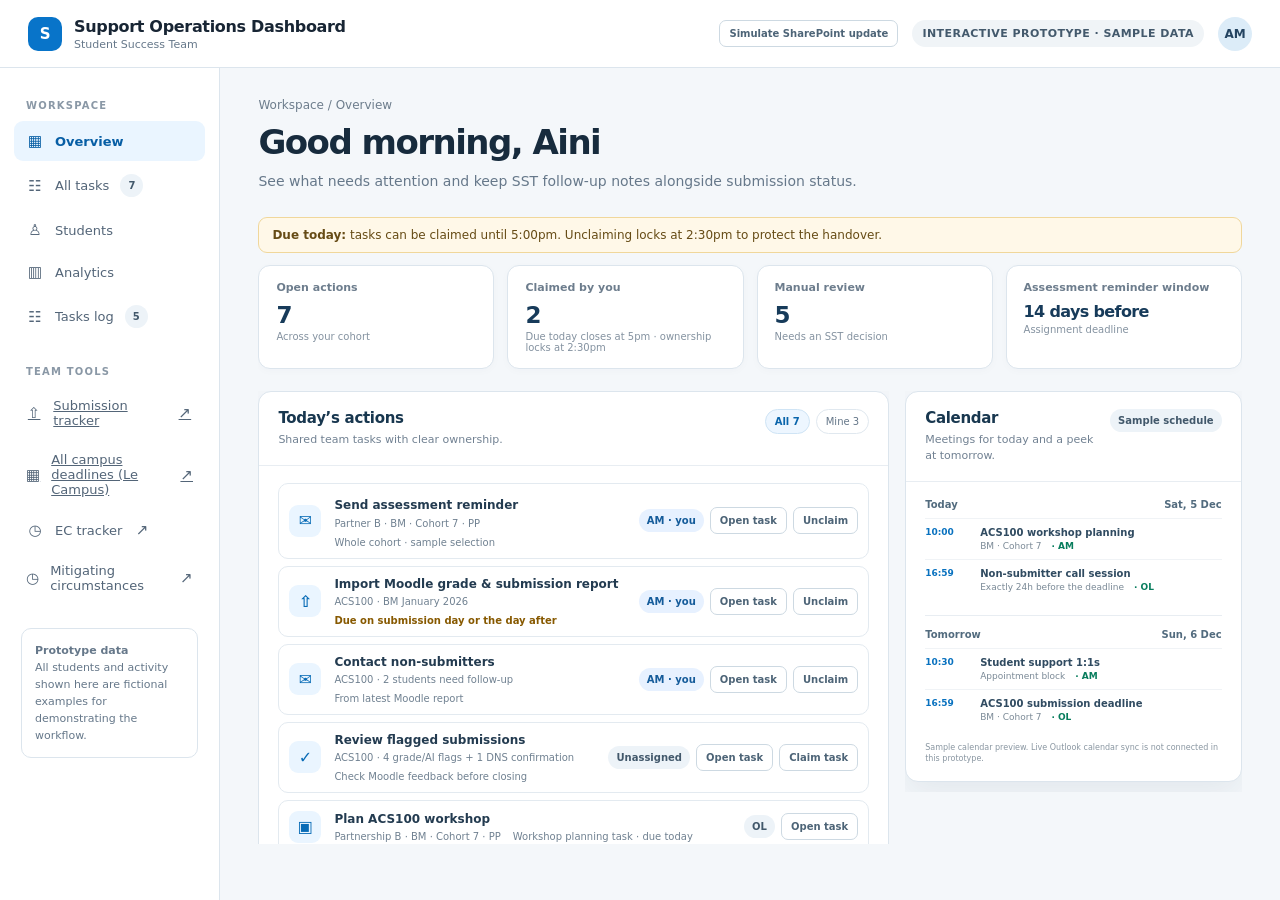
<file: sst-workspace.html>
<!doctype html>
<html lang="en">
<head>
  <meta charset="utf-8">
  <meta name="viewport" content="width=device-width, initial-scale=1">
  <meta name="description" content="Interactive Support Operations Dashboard prototype by Aini Aden.">
  <title>Support Operations Dashboard — Interactive Prototype | Aini Aden</title>
  <style>
    :root {
      color-scheme: light;
      --navy: #153b5b;
      --blue: #0874c9;
      --blue-2: #eaf5ff;
      --ink: #182534;
      --muted: #66788a;
      --line: #dce5ed;
      --paper: #ffffff;
      --canvas: #f4f7fa;
      --green: #087d5d;
      --green-bg: #e8f7f0;
      --amber: #996300;
      --amber-bg: #fff4d9;
      --red: #b42318;
      --red-bg: #fff0ee;
      --shadow: 0 12px 32px rgba(27, 58, 83, .08);
      font-family: Inter, ui-sans-serif, system-ui, -apple-system, BlinkMacSystemFont, "Segoe UI", sans-serif;
    }
    * { box-sizing: border-box; }
    body { margin: 0; background: var(--canvas); color: var(--ink); }
    button, input { font: inherit; }
    button, a { -webkit-tap-highlight-color: transparent; }
    .topbar { height: 68px; display: flex; align-items: center; justify-content: space-between; padding: 0 28px; background: var(--paper); border-bottom: 1px solid var(--line); }
    .brand { display: flex; gap: 12px; align-items: center; font-weight: 750; letter-spacing: -.02em; }
    .brand-mark { display: grid; place-items: center; width: 34px; height: 34px; border-radius: 10px; background: var(--blue); color: white; font-size: 15px; }
    .brand small { display:block; margin-top:2px; color:var(--muted); font-size:11px; font-weight:500; letter-spacing:0; }
    .top-actions { display:flex; align-items:center; gap:14px; }
    .prototype-label { padding:7px 10px; color:#43596c; background:#f0f4f7; border-radius:999px; font-size:11px; font-weight:700; letter-spacing:.04em; text-transform:uppercase; }
    .avatar { display:grid; place-items:center; width:34px; height:34px; border-radius:50%; color:#244461; background:#dcecf8; font-size:12px; font-weight:800; }
    .layout { display:grid; grid-template-columns:220px minmax(0,1fr); min-height:calc(100vh - 68px); }
    aside { padding:24px 14px; background:#fff; border-right:1px solid var(--line); }
    .nav-heading { padding:8px 12px; color:#8a98a6; font-size:10px; font-weight:800; letter-spacing:.12em; text-transform:uppercase; }
    .nav-item { width:100%; display:flex; align-items:center; gap:11px; margin:2px 0; padding:11px 12px; border:0; border-radius:9px; color:#536578; background:transparent; text-align:left; font-size:13px; cursor:pointer; }
    .nav-item:hover { background:#f4f8fb; color:var(--navy); }
    .nav-item.active { color:#075ea5; background:var(--blue-2); font-weight:700; }
    .nav-icon { width:18px; text-align:center; font-size:15px; }
    .side-note { margin:24px 7px 0; padding:13px; border:1px solid var(--line); border-radius:10px; color:var(--muted); font-size:11px; line-height:1.55; }
    main { min-width:0; max-width:1560px; width:100%; margin:0 auto; padding:30px clamp(18px,3vw,48px) 56px; }
    .crumb { margin:0 0 10px; color:#6d7d8c; font-size:12px; }
    h1 { margin:0; color:#172b3d; font-size:clamp(25px,3vw,34px); letter-spacing:-.045em; }
    .intro { display:flex; justify-content:space-between; align-items:flex-end; gap:18px; margin-bottom:24px; }
    .intro p { max-width:720px; margin:9px 0 0; color:var(--muted); font-size:14px; line-height:1.55; }
    .primary, .secondary, .quiet, .link-button { display:inline-flex; align-items:center; justify-content:center; gap:8px; min-height:38px; padding:9px 13px; border:1px solid transparent; border-radius:8px; cursor:pointer; text-decoration:none; font-size:12px; font-weight:700; transition:background .16s ease, transform .16s ease; }
    .primary { color:white; background:var(--blue); }
    .primary:hover { background:#0564ad; transform:translateY(-1px); }
    .secondary { color:#344c60; background:white; border-color:#ccd8e2; }
    .secondary:hover { background:#f5f9fc; }
    .quiet { color:#496173; background:transparent; border-color:transparent; }
    .quiet:hover { background:#edf4f9; }
    .link-button { color:#0768b2; background:transparent; padding-left:0; padding-right:0; }
    .metrics { display:grid; grid-template-columns:repeat(4,minmax(0,1fr)); gap:13px; margin:0 0 22px; }
    .metric { padding:15px 17px; background:white; border:1px solid var(--line); border-radius:12px; box-shadow:0 2px 8px rgba(24,48,69,.025); }
    .metric-label { color:#6d7d8d; font-size:11px; font-weight:600; }
    .metric-value { margin-top:8px; color:#173b5a; font-size:23px; font-weight:800; letter-spacing:-.04em; }
    .metric-sub { margin-top:3px; color:#8492a0; font-size:10px; }
    .grid { display:grid; grid-template-columns:minmax(0,1.5fr) minmax(300px,.8fr); gap:16px; align-items:start; }
    .stack { display:grid; gap:16px; min-width:0; }
    .panel { min-width:0; background:white; border:1px solid var(--line); border-radius:13px; box-shadow:var(--shadow); overflow:hidden; }
    .panel-head { display:flex; align-items:flex-start; justify-content:space-between; gap:12px; padding:17px 19px; border-bottom:1px solid #e8edf2; }
    .panel-head h2 { margin:0; color:#18374f; font-size:15px; letter-spacing:-.02em; }
    .panel-head p { margin:5px 0 0; color:#718192; font-size:11px; line-height:1.45; }
    .panel-body { padding:17px 19px; }
    .task-list { display:grid; gap:9px; }
    .task { display:grid; grid-template-columns:34px minmax(0,1fr) auto; gap:11px; align-items:center; padding:12px; border:1px solid #e3eaf0; border-radius:10px; }
    .task-icon { display:grid; place-items:center; width:32px; height:32px; border-radius:9px; color:#086bb6; background:#eaf5ff; font-weight:800; }
    .task-title { color:#233b50; font-size:12px; font-weight:750; }
    .task-meta { display:flex; flex-wrap:wrap; gap:8px 12px; margin-top:5px; color:#708191; font-size:10px; }
    .task-meta strong { color:#875900; }
    .owner { padding:6px 8px; border-radius:999px; background:#edf3f8; color:#42586b; font-size:10px; font-weight:700; white-space:nowrap; }
    .owner.mine { background:#e7f1ff; color:#145b9a; }
    .task-controls { display:flex; align-items:center; gap:6px; }
    .task-import-panel { grid-column:1/-1; width:100%; margin-top:6px; padding:12px; border:1px solid #dbe8f1; border-radius:9px; background:#fbfdff; }
    .task-import-copy { display:grid; gap:5px; margin-bottom:10px; color:#617587; font-size:10px; line-height:1.5; }
    .task-import-copy strong { color:#233f57; font-size:11px; }
    .task-import-panel .upload-box { padding:11px; }
    .task-import-panel .deadline { margin-top:8px; }
    .task-import-panel .state-line { margin-bottom:0; }
    .week-preview { margin-top:11px; padding-top:10px; border-top:1px solid #e8edf2; }
    .week-preview-head { display:flex; align-items:flex-start; justify-content:space-between; gap:10px; margin-bottom:9px; }
    .week-preview-head h3 { margin:0; color:#1d3d57; font-size:12px; }
    .week-preview-head p { margin:4px 0 0; color:#788998; font-size:9px; }
    .week-preview-grid { display:grid; grid-template-columns:repeat(4,minmax(0,1fr)); gap:7px; }
    .week-peek-item { min-width:0; padding:6px 8px; border:1px solid #e5edf3; border-radius:8px; background:#fbfdff; }
    .week-peek-kind { color:#658096; font-size:8px; font-weight:800; letter-spacing:.05em; text-transform:uppercase; }
    .week-peek-title { display:block; margin-top:3px; color:#29445a; font-size:9px; font-weight:700; }
    .week-peek-when { display:block; margin-top:3px; color:#718191; font-size:8px; }
    .week-peek-link { justify-self:start; align-self:center; padding:3px 0; border:0; color:#0871bf; background:transparent; cursor:pointer; font-size:9px; font-weight:750; }
    .calendar-day + .calendar-day { margin-top:15px; padding-top:13px; border-top:1px solid #e8edf2; }
    .calendar-day-head { display:flex; justify-content:space-between; margin-bottom:8px; color:#526b7e; font-size:10px; font-weight:800; }
    .calendar-event { display:grid; grid-template-columns:47px 1fr; gap:8px; align-items:start; padding:8px 0; border-top:1px solid #f0f3f6; }
    .calendar-event-time { color:#0871bf; font-size:9px; font-weight:750; }
    .calendar-event-title { display:block; color:#304b61; font-size:10px; font-weight:700; }
    .calendar-event-note { display:block; margin-top:3px; color:#7a8996; font-size:9px; }
    .calendar-sample-note { margin:12px 0 0; color:#8996a1; font-size:8px; line-height:1.4; }
    .small-btn { padding:7px 9px; border:1px solid #cdd9e2; border-radius:7px; color:#4d6477; background:#fff; cursor:pointer; font-size:10px; font-weight:700; white-space:nowrap; }
    .small-btn:hover { background:#f3f7fa; }
    .filters { display:flex; gap:6px; }
    [hidden] { display:none !important; }
    .task-link { padding:0; border:0; color:#233b50; background:transparent; cursor:pointer; text-align:left; }
    .task-link:hover { color:#0874c9; text-decoration:underline; }
    .cohort-grid { display:grid; grid-template-columns:repeat(4,minmax(130px,1fr)); gap:11px; }
    .field label { display:block; margin-bottom:6px; color:#556c7f; font-size:10px; font-weight:750; }
    .field select, .field input { width:100%; min-height:38px; padding:8px 10px; border:1px solid #cedbe5; border-radius:8px; color:#273f53; background:#fff; font-size:11px; }
    .field input:focus, .field select:focus { outline:3px solid rgba(8,116,201,.16); border-color:#5aa5d8; }
    .selection-summary { display:flex; flex-wrap:wrap; align-items:center; gap:7px; margin:16px 0 12px; }
    .selection-count { color:#173d5a; font-size:13px; font-weight:800; }
    .selection-chip { padding:6px 8px; border-radius:999px; color:#075e9f; background:#eaf5ff; font-size:9px; font-weight:750; }
    .student-results { display:grid; grid-template-columns:repeat(4,minmax(0,1fr)); gap:7px; }
    .student-result { padding:8px 9px; border:1px solid #e3ebf1; border-radius:8px; color:#455d70; background:#fbfdfe; font-size:10px; }
    .master-note { margin:11px 0 0; color:#788997; font-size:9px; line-height:1.5; }
    .pack-row { display:grid; grid-template-columns:minmax(0,1fr) auto; gap:12px; align-items:end; margin-top:18px; padding-top:16px; border-top:1px solid #e8edf2; }
    .composer-actions { display:flex; justify-content:flex-end; gap:8px; margin-top:15px; }
    .email-review { margin-top:16px; padding-top:16px; border-top:1px solid #e7edf2; }
    .email-fields { display:grid; grid-template-columns:1fr 1fr; gap:10px; }
    .email-fields .field:last-child { grid-column:1 / -1; }
    .email-meta { display:flex; flex-wrap:wrap; gap:8px 14px; margin:13px 0; color:#607588; font-size:10px; }
    .email-preview { padding:18px; border:1px solid #dde6ed; border-radius:10px; color:#33495b; background:#fbfcfd; font-size:11px; line-height:1.7; }
    .email-preview p { margin:0 0 10px; }
    .email-preview mark { padding:2px 4px; border-radius:3px; color:#4c3c00; background:#fff0a6; }
    .email-preview a { color:#096bb3; }
    .send-note { margin:10px 0 0; color:#8a5a00; font-size:10px; line-height:1.5; }
    .send-result { display:none; margin-top:12px; padding:10px 12px; border-radius:8px; color:#825600; background:#fff5da; font-size:10px; line-height:1.5; }
    .send-result.show { display:block; }

    .filter { padding:6px 9px; border:1px solid #e0e8ef; border-radius:999px; color:#647688; background:white; cursor:pointer; font-size:10px; }
    .filter.active { color:#0a65ab; background:#edf6ff; border-color:#cfe4f5; font-weight:700; }
    .upload-box { display:grid; grid-template-columns:1fr auto; gap:14px; align-items:center; padding:14px; border:1px dashed #a9c9df; border-radius:10px; background:#f7fbfe; }
    .upload-box h3 { margin:0; color:#1c415f; font-size:12px; }
    .upload-box p { margin:5px 0 0; color:#6b7f90; font-size:10px; line-height:1.5; }
    .deadline { display:inline-flex; align-items:center; gap:6px; margin-top:11px; padding:7px 9px; border-radius:7px; color:#805400; background:var(--amber-bg); font-size:10px; font-weight:750; }
    .upload-actions { display:flex; flex-wrap:wrap; align-items:center; gap:8px; }
    input[type=file] { position:absolute; width:1px; height:1px; padding:0; margin:-1px; overflow:hidden; clip:rect(0,0,0,0); white-space:nowrap; border:0; }
    .file-label { display:inline-flex; align-items:center; min-height:36px; padding:8px 11px; border:1px solid #b9d4e7; border-radius:8px; color:#075e9f; background:white; cursor:pointer; font-size:11px; font-weight:750; }
    .file-label:hover { background:#eef7fd; }
    .state-line { min-height:17px; margin:12px 0 0; color:#667b8d; font-size:10px; }
    .state-line.success { color:var(--green); font-weight:650; }
    .state-line.error { color:var(--red); }
    .loading { display:none; align-items:center; gap:10px; margin-top:13px; padding:11px; border-radius:8px; color:#215c82; background:#edf7ff; font-size:11px; }
    .loading.show { display:flex; }
    .spinner { width:16px; height:16px; border:2px solid #bddcf2; border-top-color:#0874c9; border-radius:50%; animation:spin .7s linear infinite; }
    @keyframes spin { to { transform:rotate(360deg); } }
    .tracker-head { display:flex; align-items:center; justify-content:space-between; gap:15px; padding:17px 19px 12px; }
    .tracker-title { min-width:0; }
    .tracker-title h2 { margin:0; color:#193d59; font-size:14px; }
    .tracker-title p { margin:5px 0 0; color:#718191; font-size:10px; }
    .tracker-actions { display:flex; gap:8px; align-items:center; }
    .excel-badge { padding:6px 8px; border-radius:7px; color:#067254; background:#e9f8f1; font-size:10px; font-weight:700; white-space:nowrap; }
    .match-banner { display:flex; align-items:center; gap:9px; padding:10px 19px; color:#07659a; background:#eafaff; border-top:1px solid #d6f1f8; border-bottom:1px solid #d6f1f8; font-size:10px; line-height:1.45; }
    .table-wrap { overflow-x:auto; }
    table { width:100%; min-width:1040px; border-collapse:collapse; text-align:left; }
    th { padding:10px 12px; color:#52677a; background:#f6f9fb; border-bottom:1px solid #e4ebf0; font-size:9px; font-weight:800; letter-spacing:.035em; white-space:nowrap; }
    td { padding:11px 12px; color:#24384a; border-bottom:1px solid #edf1f4; font-size:10px; vertical-align:top; }
    tr:last-child td { border-bottom:0; }
    .student-id { color:#125783; font-weight:750; white-space:nowrap; }
    .pill { display:inline-flex; padding:5px 7px; border-radius:999px; font-size:9px; font-weight:750; white-space:nowrap; }
    .pill.good { color:#087957; background:#e7f7ef; }
    .pill.bad { color:#af3027; background:#fff0ee; }
    .pill.warn { color:#8b5a00; background:#fff4d8; }
    .note-cell { min-width:190px; max-width:235px; }
    .note-text { display:block; color:#334e63; line-height:1.45; }
    .note-empty { color:#93a0ac; }
    .history-toggle { display:inline-flex; margin-top:5px; padding:0; border:0; color:#0871bf; background:transparent; cursor:pointer; font-size:9px; font-weight:750; text-align:left; }
    .history-toggle:hover { text-decoration:underline; }
    .history-row td { padding:0; background:#f7fbfe; }
    .history-content { padding:11px 16px 13px 26px; border-left:3px solid #8bc2e6; }
    .history-content strong { display:block; margin-bottom:7px; color:#476175; font-size:10px; }
    .history-item { display:flex; gap:9px; margin-top:6px; color:#40596d; font-size:10px; line-height:1.5; }
    .history-dot { flex:none; width:6px; height:6px; margin-top:4px; border-radius:50%; background:#2082c0; }
    .sample-note { padding:10px 19px; color:#7d8b97; background:#fbfcfd; border-top:1px solid #edf1f4; font-size:9px; }
    .quick-link { display:flex; align-items:center; justify-content:space-between; gap:12px; padding:12px 13px; border:1px solid #e4ebf0; border-radius:9px; color:#29475e; background:#fff; text-decoration:none; }
    .quick-link:hover { border-color:#b7d9ed; background:#f8fcff; }
    .quick-link strong { display:block; font-size:11px; }
    .quick-link small { display:block; margin-top:4px; color:#778897; font-size:9px; }
    .quick-link .arrow { color:#0b71ba; font-size:17px; }
    .steps { display:grid; gap:11px; }
    .step { display:flex; gap:10px; align-items:flex-start; color:#647688; font-size:10px; line-height:1.5; }
    .step-number { display:grid; place-items:center; flex:none; width:21px; height:21px; border-radius:50%; color:#176392; background:#e7f3fb; font-size:9px; font-weight:800; }
    .step strong { color:#344e63; }
    .footer-link { display:flex; justify-content:space-between; align-items:center; gap:15px; margin-top:18px; padding:17px 18px; border:1px solid #cfe0ec; border-radius:12px; background:#f3f9fd; }
    .footer-link h2 { margin:0; color:#1e405a; font-size:13px; }
    .footer-link p { margin:5px 0 0; color:#6b7e8e; font-size:10px; }
    .footer-link button:disabled { color:#8796a2; background:#e6edf2; cursor:not-allowed; }
    .disclaimer { margin:14px 0 0; color:#8996a1; font-size:9px; line-height:1.5; }
    .task-manager-note { margin:0 0 14px; padding:12px 14px; border:1px solid #e2eaf0; border-radius:9px; color:#5d7080; background:#f8fbfd; font-size:11px; line-height:1.5; }
    #taskEditorDialog { width:min(740px,calc(100% - 32px)); }
    .task-editor { display:grid; grid-template-columns:repeat(2,minmax(0,1fr)); gap:12px; }
    .task-editor h2,.task-editor p,.task-editor .dialog-icon,.task-editor .dialog-actions { grid-column:1/-1; }
    .task-editor .field { margin:0; }
    .task-editor .dialog-actions { margin-top:8px; }
    @media (max-width:620px) { .task-editor { grid-template-columns:1fr; } .task-editor h2,.task-editor p,.task-editor .dialog-icon,.task-editor .dialog-actions { grid-column:1; } }
    dialog { width:min(440px,calc(100% - 32px)); padding:0; border:0; border-radius:14px; color:var(--ink); box-shadow:0 24px 80px rgba(10,35,56,.3); }
    dialog::backdrop { background:rgba(18,37,54,.45); backdrop-filter:blur(2px); }
    .dialog-body { padding:24px; }
    .dialog-icon { display:grid; place-items:center; width:40px; height:40px; margin-bottom:15px; border-radius:12px; color:#925f00; background:#fff2d5; font-size:18px; font-weight:800; }
    .dialog-body h2 { margin:0; color:#1d384f; font-size:19px; letter-spacing:-.03em; }
    .dialog-body p { margin:9px 0 0; color:#677989; font-size:12px; line-height:1.6; }
    .dialog-actions { display:flex; justify-content:flex-end; gap:8px; margin-top:22px; }
    .danger { color:white; background:#ba3a32; }
    .danger:hover { background:#a52c25; }
    .toast { position:fixed; right:22px; bottom:22px; z-index:10; max-width:min(400px,calc(100vw - 44px)); padding:12px 15px; border-radius:9px; color:white; background:#183c59; box-shadow:0 12px 30px rgba(0,0,0,.18); font-size:11px; opacity:0; translate:0 12px; pointer-events:none; transition:.2s ease; }
    .toast.show { opacity:1; translate:0 0; }
    .mobile-menu { display:none; }
    .log-summary { display:flex; align-items:baseline; gap:8px; margin:0 0 13px; color:var(--muted); font-size:11px; }
    .log-summary strong { color:#173b5a; font-size:20px; }
    .engagement-tasks { margin-top:16px; padding-top:14px; border-top:1px solid #e7edf2; }
    .engagement-tasks-head h3 { margin:0; color:#28475f; font-size:12px; }
    .engagement-tasks-head p { margin:4px 0 10px; color:#788997; font-size:9px; }
    .engagement-dialog { width:min(920px,calc(100% - 28px)); max-height:92vh; overflow:auto; }
    .engagement-dialog .dialog-body { padding:22px; }
    .engagement-dialog-top,.dialog-section-title { display:flex; justify-content:space-between; align-items:center; gap:12px; margin-bottom:12px; }
    .engagement-dialog-top h2 { margin:4px 0 0; }
    .engagement-log-list { display:grid; gap:8px; max-height:43vh; overflow:auto; }
    .engagement-log-card { display:grid; grid-template-columns:minmax(0,1fr) auto; gap:10px; padding:12px; border:1px solid #e2eaf0; border-radius:10px; background:#fbfdfe; }
    .engagement-log-card h3 { margin:0 0 4px; color:#2b485f; font-size:12px; }
    .engagement-log-card p { margin:3px 0; color:#718292; font-size:10px; line-height:1.5; }
    .workshop-form-grid { display:grid; grid-template-columns:repeat(2,minmax(0,1fr)); gap:11px; margin-top:14px; }
    .workshop-form-grid .full { grid-column:1 / -1; }
    .workshop-form-grid textarea,.field textarea { width:100%; min-height:64px; padding:9px 10px; border:1px solid #cedbe5; border-radius:8px; color:#273f53; background:#fff; font:inherit; font-size:11px; resize:vertical; }
    .workshop-inline-fields { display:flex; gap:8px; }
    .workshop-inline-fields input { flex:1; }
    .catalog-material,.prototype-callout { margin-top:12px; padding:10px 12px; border-radius:8px; color:#5f7180; background:#f3f8fb; font-size:10px; line-height:1.5; }
    .workflow-stage { margin-top:15px; padding:14px; border:1px solid #dce8ef; border-radius:10px; background:#fbfdfe; }
    .workflow-stage h3 { margin:0 0 5px; color:#29485f; font-size:12px; }
    .workflow-stage>p { color:#718292; font-size:10px; }
    .compact-preview { margin-top:10px; max-height:140px; overflow:auto; }
    .engagement-create-actions { justify-content:flex-start; }
    .attendance-list { display:grid; grid-template-columns:repeat(2,minmax(0,1fr)); gap:6px; max-height:220px; overflow:auto; padding:8px; border:1px solid #e3ebf1; border-radius:8px; }
    .attendance-person,.attendance-confirm { display:flex; align-items:center; gap:8px; padding:7px; border:1px solid #e4ebf0; border-radius:7px; color:#455d70; background:white; font-size:10px; }
    .attendance-field { margin-top:12px; }
    .field-label { display:block; margin-bottom:6px; color:#556c7f; font-size:10px; font-weight:750; }
    @media(max-width:700px){.workshop-form-grid,.attendance-list{grid-template-columns:1fr}.workshop-form-grid .full{grid-column:auto}.engagement-log-card{grid-template-columns:1fr}.engagement-dialog .dialog-body{padding:16px}}

    .nav-item[aria-current="page"] { color:#075ea5; background:var(--blue-2); font-weight:700; }
    .view-section { margin:0 0 18px; }
    .view-title { margin:0 0 5px; color:#172b3d; font-size:25px; letter-spacing:-.04em; }
    .view-lede { margin:0; color:var(--muted); font-size:12px; line-height:1.55; }
    .view-filters { display:grid; grid-template-columns:repeat(4,minmax(120px,1fr)); gap:10px; }
    .filter-summary { display:flex; flex-wrap:wrap; align-items:center; gap:7px; margin:14px 0 12px; }
    .directory-count { color:#173d5a; font-size:15px; font-weight:800; }
    .info-chip { padding:5px 8px; border-radius:999px; color:#075e9f; background:#eaf5ff; font-size:9px; font-weight:750; }
    .tutorial-rule { margin:0 0 11px; padding:9px 11px; border-left:3px solid #81b5d6; color:#5d7284; background:#f4f9fc; font-size:10px; line-height:1.5; }
    .directory-scroll { overflow:auto; }
    .directory-table { width:100%; min-width:850px; border-collapse:collapse; text-align:left; }
    .directory-table th { padding:10px; color:#52677a; background:#f6f9fb; border-bottom:1px solid #e4ebf0; font-size:9px; text-transform:uppercase; letter-spacing:.04em; }
    .directory-table td { padding:10px; color:#344c60; border-bottom:1px solid #edf1f4; font-size:10px; vertical-align:top; }
    .directory-table .name-cell strong { display:block; color:#243c50; }
    .directory-table .name-cell small { color:#718392; }
    .record-toggle { padding:0; border:0; color:#0871bf; background:none; cursor:pointer; font-size:9px; font-weight:750; }
    .record-toggle:hover { text-decoration:underline; }
    .record-detail td { padding:14px 18px; background:#f7fbfe; }
    .record-detail-grid { display:grid; grid-template-columns:1.2fr 1fr; gap:18px; }
    .record-detail h3 { margin:0 0 8px; color:#28475f; font-size:11px; }
    .timeline-entry { margin:7px 0; padding-left:10px; border-left:2px solid #a6cde4; color:#52697b; font-size:10px; line-height:1.5; }
    .timeline-entry strong { color:#304d64; }
    .complete { color:#087957; font-weight:750; }
    .not-complete { color:#8b5a00; font-weight:750; }
    .analytics-top { display:grid; grid-template-columns:repeat(3,minmax(0,1fr)); gap:12px; margin:14px 0; }
    .analytics-card { min-width:0; padding:14px 15px; background:white; border:1px solid var(--line); border-radius:11px; }
    .analytics-card .metric-value { font-size:22px; }
    .journey-label { display:flex; align-items:center; gap:8px; margin:12px 0 14px; color:#607588; font-size:9px; }
    .journey-step { padding:5px 8px; border-radius:999px; background:#edf4f8; }
    .journey-step.active { color:#075e9f; background:#e6f3fb; font-weight:750; }
    .analytics-controls { display:grid; grid-template-columns:repeat(4,minmax(120px,1fr)); gap:10px; }
    .rate-grid { display:grid; grid-template-columns:repeat(2,minmax(0,1fr)); gap:12px; margin-bottom:12px; }
    .rate-card { padding:15px; border:1px solid #e1e9ef; border-radius:10px; background:#fbfdfe; }
    .rate-card-head { display:flex; justify-content:space-between; gap:12px; align-items:center; color:#486075; font-size:10px; font-weight:750; }
    .rate-card .rate { color:#173b5a; font-size:24px; font-weight:850; letter-spacing:-.04em; }
    .rate-card p { margin:6px 0 0; color:#788997; font-size:9px; }
    .rate-track { height:7px; margin-top:10px; border-radius:99px; background:#e8eef3; overflow:hidden; }
    .rate-fill { height:100%; border-radius:99px; background:#1683bf; }
    .rate-fill.pass { background:#14805f; }
    .detail-counts { display:flex; flex-wrap:wrap; gap:8px; margin:12px 0; }
    .detail-count { padding:7px 9px; border:1px solid #e2eaf0; border-radius:8px; color:#4d6578; background:#fff; font-size:9px; }
    .detail-count strong { color:#1c405c; }
    .student-tabs { display:flex; flex-wrap:wrap; gap:7px; margin:12px 0 9px; }
    .student-tab { padding:7px 9px; border:1px solid #d9e4eb; border-radius:8px; color:#526b7e; background:#fff; cursor:pointer; font-size:9px; font-weight:700; }
    .student-tab.active { color:#075e9f; background:#eaf5ff; border-color:#c9e2f3; }
    .drill-list { display:grid; grid-template-columns:repeat(3,minmax(0,1fr)); gap:7px; }
    .drill-person { padding:8px 9px; border:1px solid #e3ebf1; border-radius:8px; background:#fbfdfe; color:#3e576a; font-size:9px; }
    .drill-person strong { color:#1e4663; }
    .engagement-grid { display:grid; grid-template-columns:repeat(4,minmax(0,1fr)); gap:8px; }
    .engagement-button { padding:11px 10px; border:1px solid #dfe8ee; border-radius:9px; background:white; color:#496174; text-align:left; cursor:pointer; }
    .engagement-button:hover,.engagement-button.active { border-color:#9dc9e2; background:#f2f9fd; }
    .engagement-button strong { display:block; color:#173d5a; font-size:16px; }
    .engagement-button span { display:block; margin-top:3px; font-size:9px; }
    .engagement-output { margin-top:12px; padding:12px; border:1px solid #e1e9ef; border-radius:9px; background:#fbfdfe; }
    .engagement-output h3 { margin:0 0 8px; color:#29485f; font-size:11px; }
    .small-muted { color:#758695; font-size:9px; }
    .empty-state { padding:18px; color:#778897; background:#fafcfd; border:1px dashed #d5e0e8; border-radius:9px; font-size:10px; }


    .actions-toolbar { display:flex; flex-wrap:wrap; justify-content:space-between; align-items:center; gap:10px; margin-bottom:14px; }
    .action-switch { display:flex; gap:6px; }
    .action-switch button { padding:8px 11px; border:1px solid #dce6ed; border-radius:8px; color:#536a7d; background:#fff; cursor:pointer; font-size:10px; font-weight:750; }
    .action-switch button.active { color:#075e9f; background:#eaf5ff; border-color:#c9e2f3; }
    .action-cards { display:grid; gap:9px; }
    .action-card { display:grid; grid-template-columns:36px minmax(0,1fr) auto; gap:11px; align-items:start; padding:13px; border:1px solid #e2eaf0; border-radius:10px; background:#fff; }
    .action-card-icon { display:grid; place-items:center; width:34px; height:34px; border-radius:9px; color:#0871b7; background:#e9f5fc; font-size:15px; }
    .action-card h3 { margin:1px 0 5px; color:#243e53; font-size:12px; }
    .action-card p { margin:0; color:#718292; font-size:10px; line-height:1.55; }
    .action-card-meta { display:flex; flex-wrap:wrap; gap:6px; margin-top:8px; }
    .action-meta-chip { padding:5px 7px; border-radius:999px; color:#536c7f; background:#f0f5f8; font-size:9px; }
    .action-date { color:#8b5a00; font-weight:750; }
    .action-state { padding:5px 7px; border-radius:999px; color:#8b5a00; background:#fff4d8; font-size:9px; font-weight:750; white-space:nowrap; }
    .action-state.done { color:#087957; background:#e7f7ef; }
    .action-card-buttons { display:flex; flex-wrap:wrap; justify-content:flex-end; gap:6px; }
    .action-editor { margin-top:16px; padding:16px; border:1px solid #cfe0ec; border-radius:11px; background:#f8fbfd; }
    .action-editor h3 { margin:0 0 4px; color:#1e405a; font-size:13px; }
    .action-editor > p { margin:0 0 14px; color:#738493; font-size:10px; line-height:1.5; }
    .action-form-grid { display:grid; grid-template-columns:repeat(2,minmax(0,1fr)); gap:11px; }
    .module-entry { display:flex; gap:8px; }
    .module-entry .field { flex:1; min-width:0; }
    .module-chips { display:flex; flex-wrap:wrap; gap:6px; margin-top:8px; }
    .module-chip { display:inline-flex; align-items:center; gap:7px; padding:6px 8px; border-radius:999px; color:#075e9f; background:#eaf5ff; font-size:9px; font-weight:700; }
    .module-chip button { padding:0; border:0; color:#075e9f; background:transparent; cursor:pointer; font-weight:900; }
    .derived-date { min-height:17px; margin:7px 0 0; color:#607a8d; font-size:9px; }
    .editor-footer { display:flex; justify-content:space-between; align-items:center; gap:9px; margin-top:15px; }
    .editor-footer-actions { display:flex; justify-content:flex-end; gap:8px; }


    @media (min-width:681px) {
      html,body { height:100%; overflow:hidden; }
      .layout { height:calc(100vh - 68px); min-height:0; overflow:hidden; }
      aside { overflow-y:auto; }
      main { height:100%; overflow-y:auto; overscroll-behavior:contain; }
      #overviewView .grid { margin-bottom:0; }
      #overviewView .task-list { gap:7px; }
      #overviewView .task { padding:10px; }
      #overviewView .workflow-compact { display:none; }
      .page-intro { margin:0 0 16px; }
      .page-intro h1 { margin:0; color:#172b3d; font-size:25px; letter-spacing:-.04em; }
      .page-intro p { margin:6px 0 0; color:#6b7d8c; font-size:12px; }
      #submissionsView #submissionPageContent { display:grid; grid-template-columns:minmax(0,1fr); gap:14px; }
    }

    @media (max-width:1050px) {
      .layout { grid-template-columns:190px minmax(0,1fr); }
      .grid { grid-template-columns:1fr; }
      .metrics { grid-template-columns:repeat(2,minmax(0,1fr)); }
    }
    @media (max-width:680px) {
      .view-filters,.analytics-controls,.action-form-grid { grid-template-columns:repeat(2,minmax(0,1fr)); }
      .analytics-top { grid-template-columns:1fr; }
      .drill-list { grid-template-columns:repeat(2,minmax(0,1fr)); }
      .engagement-grid { grid-template-columns:repeat(2,minmax(0,1fr)); }
      .cohort-grid { grid-template-columns:repeat(2,minmax(0,1fr)); }
      .student-results { grid-template-columns:repeat(2,minmax(0,1fr)); }
      .pack-row { grid-template-columns:1fr; align-items:stretch; }
      .email-fields { grid-template-columns:1fr; }
      .email-fields .field:last-child { grid-column:auto; }
      html,body { height:auto; overflow:auto; }
      .layout { height:auto; min-height:calc(100vh - 60px); overflow:visible; }
      main { height:auto; overflow:visible; }
      .topbar { height:60px; padding:0 14px; }
      .prototype-label { display:none; }
      .layout { display:block; min-height:calc(100vh - 60px); }
      aside { display:none; }
      main { padding:22px 12px 40px; }
      .intro { display:block; }
      .intro .primary { margin-top:15px; }
      .metrics { gap:8px; }
      .metric { padding:12px; }
      .metric-value { font-size:20px; }
      .task { grid-template-columns:30px minmax(0,1fr); }
      .task-controls { grid-column:2; justify-content:space-between; }
      .upload-box { grid-template-columns:1fr; }
      .upload-actions { width:100%; }
      .tracker-head { align-items:flex-start; }
      .footer-link { align-items:flex-start; flex-direction:column; }
      .action-card { grid-template-columns:30px minmax(0,1fr); }
      .action-card-buttons { grid-column:2; justify-content:flex-start; }
      .editor-footer { align-items:flex-start; flex-direction:column; width:100%; }
      .editor-footer-actions { width:100%; }
    }
    @media (prefers-reduced-motion: reduce) {
      *,*::before,*::after { animation-duration:.01ms !important; animation-iteration-count:1 !important; scroll-behavior:auto !important; transition-duration:.01ms !important; }
    }
  
    .cycle-form-grid,.case-form-grid{display:grid;grid-template-columns:repeat(3,minmax(0,1fr));gap:11px}
    .cycle-form-grid .field input,.cycle-form-grid .field select,.case-form-grid .field input,.case-form-grid .field select,.case-form-grid .field textarea{width:100%}
    .exception-checks{display:grid;gap:6px;margin-top:10px;padding:10px;border:1px solid #e0e8ee;border-radius:9px;background:#fbfdfe}
    .exception-checks h3{margin:0;color:#26445d;font-size:11px}.exception-checks p{margin:0;color:#697d8d;font-size:10px}
    .exception-line{display:flex;align-items:center;gap:8px;padding:7px 8px;border:1px solid #e5ebef;border-radius:7px;background:#fff;color:#42596b;font-size:10px}
    .exception-line strong{color:#8a5700}.case-dialog{width:min(1050px,calc(100% - 28px))}
    .case-tabs{display:flex;flex-wrap:wrap;gap:8px;margin-bottom:12px}.case-tabs .active{color:#075e9f;border-color:#a9cee6;background:#eef7fd}
    .case-list{display:grid;gap:8px;margin-top:16px;max-height:34vh;overflow:auto}
    .case-row{display:grid;grid-template-columns:minmax(0,1.6fr) repeat(3,minmax(90px,1fr));gap:8px;align-items:center;padding:11px;border:1px solid #e1e9ee;border-radius:9px;background:#fff;color:#3d5568;font-size:10px}
    .case-row strong{display:block;color:#29465e;font-size:11px}.case-row small{display:block;margin-top:3px;color:#718292}
    .case-status{display:inline-flex;width:max-content;padding:4px 7px;border-radius:999px;background:#fff2d7;color:#805600;font-weight:700}
    .tag-ec,.tag-mc{display:inline-flex;align-items:center;margin-left:5px;padding:2px 6px;border-radius:999px;background:#fff2d7;color:#805600;font-size:9px;font-weight:800;white-space:nowrap}
    .tag-mc{background:#eaf1ff;color:#345596}
    @media(max-width:760px){.cycle-form-grid,.case-form-grid{grid-template-columns:repeat(2,minmax(0,1fr))}.case-row{grid-template-columns:1fr 1fr}}
    @media(max-width:680px){.week-preview-grid{grid-template-columns:repeat(2,minmax(0,1fr))}}
    @media(max-width:520px){.cycle-form-grid,.case-form-grid{grid-template-columns:1fr}.case-row{grid-template-columns:1fr}}

    @media(min-width:681px){
      body.overview-active{overflow:hidden}
      body.overview-active .layout{height:calc(100vh - 68px);min-height:0}
      body.overview-active main{height:calc(100vh - 68px);min-height:0;overflow:hidden;display:flex;flex-direction:column}
      body.overview-active main>.crumb{flex:0 0 auto}
      body.overview-active #overviewIntro{flex:0 0 auto}
      body.overview-active #overviewView{flex:1;min-height:0;overflow:hidden;display:flex;flex-direction:column}
      body.overview-active #overviewView>.metrics{flex:0 0 auto}
      body.overview-active #overviewView>.grid{flex:1;min-height:0;overflow:hidden;margin-bottom:0}
      body.overview-active #overviewView>.grid>.stack{min-height:0;overflow-y:auto;scrollbar-width:thin}
      body.overview-active #overviewView .panel{margin-bottom:10px}
      body.overview-active main>.disclaimer{display:none}
    }
  .task-locked{opacity:.58;cursor:not-allowed!important}.task-cutoff-note{flex-basis:100%;color:#765814;font-size:10px;text-align:right}.support-request-list:empty{display:none}.refresh-banner{position:sticky;top:0;z-index:30;display:flex;align-items:center;justify-content:space-between;gap:16px;padding:12px 24px;background:#fff4d9;border-bottom:1px solid #ead29a;color:#684b0b;font-size:13px}.refresh-banner[hidden]{display:none}.refresh-banner small{display:block;color:#806a32;font-size:11px;margin-top:3px}.deadline-policy{margin:0 0 12px;padding:10px 13px;border:1px solid #f0d79b;border-radius:9px;background:#fff8e8;color:#664b15;font-size:12px}.analytics-tabs{display:flex;gap:8px;margin-bottom:18px;border-bottom:1px solid var(--line)}.analytics-tab{padding:10px 14px;border:0;border-bottom:2px solid transparent;background:none;color:var(--muted);font-weight:700;cursor:pointer}.analytics-tab.active{border-color:var(--green);color:var(--green)}.sst-activity-head{display:flex;justify-content:space-between;align-items:end;gap:20px;margin:4px 0 16px}.sst-activity-head h3{margin:0}.sst-activity-head p{margin:5px 0;color:var(--muted);font-size:12px}.sst-activity-head .field{min-width:190px}.sst-activity-summary{display:grid;grid-template-columns:repeat(4,minmax(120px,1fr));gap:10px;margin-bottom:15px}.activity-metric{padding:14px;border:1px solid var(--line);border-radius:10px;background:#fff}.activity-metric strong{display:block;font-size:22px;color:var(--navy)}.activity-metric span{font-size:11px;color:var(--muted)}.activity-row{display:flex;align-items:center;justify-content:space-between;gap:16px;padding:13px 15px;border:1px solid var(--line);border-radius:10px;background:#fff;cursor:pointer}.activity-row:hover{border-color:#91bcae;background:#f7fbf9}.activity-row-main{display:grid;gap:4px}.activity-row small{color:var(--muted)}.activity-row .owner{white-space:nowrap}.calendar-event-owner{margin-left:7px;color:var(--green);font-weight:800}.record-actions{display:flex;flex-wrap:wrap;gap:7px;margin-top:8px}.record-actions .small-btn{font-size:11px}.note-entry{padding:12px;border-bottom:1px solid var(--line)}.note-entry:last-child{border-bottom:0}.note-entry strong{display:block;font-size:12px}.note-entry p{margin:5px 0 0;font-size:13px}.record-detail-grid .tutorial-schedule{grid-column:1/-1}.tutorial-schedule{padding:10px;background:#f4f8f6;border-radius:8px}.tutorial-schedule .timeline-entry{margin:4px 0}.support-pending{font-size:11px;color:#805b10}.support-confirm-btn{margin-left:6px}@media(max-width:760px){.refresh-banner{align-items:flex-start;flex-wrap:wrap}.sst-activity-head{align-items:stretch;flex-direction:column}.sst-activity-summary{grid-template-columns:repeat(2,minmax(100px,1fr))}.activity-row{align-items:flex-start;flex-direction:column}}
</style>
</head>
<body>
  <header class="topbar">
    <div class="brand">
      <span class="brand-mark" aria-hidden="true">S</span>
      <span>Support Operations Dashboard<small>Student Success Team</small></span>
    </div>
    <div class="top-actions">
      <button class="small-btn" id="demoSharepointUpdate" type="button">Simulate SharePoint update</button><span class="prototype-label">Interactive prototype · Sample data</span>
      <span class="avatar" aria-label="Signed in as A M">AM</span>
    </div>
  </header>
  <div class="refresh-banner" id="refreshBanner" role="status" hidden><span><strong>Shared workbook update detected.</strong> Refresh this screen to load the latest records. <small id="refreshUpdateTime">Prototype notification · SharePoint is not connected</small></span><button class="small-btn" id="refreshDemoData" type="button">Refresh screen</button><button class="quiet" id="dismissRefreshBanner" type="button" aria-label="Dismiss update notice">×</button></div>
  <div class="layout">
    <aside aria-label="Workspace navigation">
      <div class="nav-heading">Workspace</div>
      <button class="nav-item active" type="button" data-view="overview" aria-current="page" onclick="openView('overview')"><span class="nav-icon" aria-hidden="true">▦</span>Overview</button>
      <button class="nav-item" type="button" data-view="tasks" onclick="openView('tasks')">
<span class="nav-icon" aria-hidden="true">☷</span>All tasks <span class="owner" id="activeTaskNavCount">0</span></button>
      <button class="nav-item" type="button" data-view="students" onclick="openView('students')"><span class="nav-icon" aria-hidden="true">♙</span>Students</button>
      <button class="nav-item" type="button" data-view="analytics" onclick="openView('analytics')"><span class="nav-icon" aria-hidden="true">▥</span>Analytics</button>
      <button class="nav-item" type="button" data-view="actions" onclick="openView('actions')"><span class="nav-icon" aria-hidden="true">☷</span>Tasks log <span class="owner" id="pastActionCount">0</span></button>
      <div class="nav-heading" style="margin-top:19px">Team tools</div>
      <a class="nav-item" href="#" data-sharepoint-folder="submission"><span class="nav-icon" aria-hidden="true">⇧</span>Submission tracker <span class="nav-icon" aria-hidden="true">↗</span></a>
      <a class="nav-item" href="#" data-sharepoint-folder="deadlines"><span class="nav-icon" aria-hidden="true">▦</span>All campus deadlines (Le Campus) <span class="nav-icon" aria-hidden="true">↗</span></a>
      <button class="nav-item" type="button" data-case-tracker="EC"><span class="nav-icon" aria-hidden="true">◷</span>EC tracker <span class="nav-icon" aria-hidden="true">↗</span></button>
      <button class="nav-item" type="button" data-case-tracker="MC"><span class="nav-icon" aria-hidden="true">◷</span>Mitigating circumstances <span class="nav-icon" aria-hidden="true">↗</span></button>
      <div class="side-note"><strong>Prototype data</strong><br>All students and activity shown here are fictional examples for demonstrating the workflow.</div>
    </aside>

    <main>
      <p class="crumb">Workspace <span aria-hidden="true">/</span> Overview</p>
      <div class="intro" id="overviewIntro">
        <div>
          <h1>Good morning, Aini</h1>
          <p>See what needs attention and keep SST follow-up notes alongside submission status.</p>
        </div>
      </div>

      <div id="overviewView">
      <p class="deadline-policy"><strong>Due today:</strong> tasks can be claimed until 5:00pm. Unclaiming locks at 2:30pm to protect the handover.</p>
      <section class="metrics" aria-label="Workspace summary">
        <article class="metric"><div class="metric-label">Open actions</div><div class="metric-value">7</div><div class="metric-sub">Across your cohort</div></article>
        <article class="metric"><div class="metric-label">Claimed by you</div><div class="metric-value" id="claimedCount">2</div><div class="metric-sub">Due today closes at 5pm · ownership locks at 2:30pm</div></article>
        <article class="metric"><div class="metric-label">Manual review</div><div class="metric-value" id="manualReviewCount">5</div><div class="metric-sub">Needs an SST decision</div></article>
        <article class="metric"><div class="metric-label">Assessment reminder window</div><div class="metric-value" style="font-size:16px">14 days before</div><div class="metric-sub">Assignment deadline</div></article>
      </section>

      <div class="grid">
        <div class="stack">
          <section class="panel" id="actions" aria-labelledby="actionsTitle">
            <div class="panel-head">
              <div><h2 id="actionsTitle">Today’s actions</h2><p>Shared team tasks with clear ownership.</p></div>
              <div class="filters" role="group" aria-label="Today's task filter"><button class="filter active" type="button" data-today-filter="all" aria-pressed="true">All <span id="todayAllCount">7</span></button><button class="filter" type="button" data-today-filter="mine" aria-pressed="false">Mine <span id="todayMineCount">0</span></button></div>
            </div>
            <div class="panel-body">
              <div class="task-list">
                <article class="task" data-task="reminder" data-assignee="AM">
                  <span class="task-icon" aria-hidden="true">✉</span>
                  <div>
                    <button class="task-title task-link" type="button" onclick="openReminderComposer()">Send assessment reminder</button>
                    <div class="task-meta"><span>Partner B · BM · Cohort 7 · PP</span><span>Whole cohort · sample selection</span></div>
                  </div>
                  <div class="task-controls"><span class="owner mine" data-owner="reminder">AM · you</span><button class="small-btn" type="button" data-open-task="reminder">Open task</button><button class="small-btn unclaim" type="button" data-task-id="reminder">Unclaim</button></div>
                </article>
                <article class="task" data-task="moodle" data-assignee="AM">
                  <span class="task-icon" aria-hidden="true">⇧</span>
                  <div><div class="task-title">Import Moodle grade &amp; submission report</div><div class="task-meta"><span>ACS100 · BM January 2026</span><strong>Due on submission day or the day after</strong></div></div>
                  <div class="task-controls"><span class="owner mine" data-owner="moodle">AM · you</span><button class="small-btn" type="button" data-open-moodle-task aria-expanded="false" aria-controls="moodleTaskPanel">Open task</button><button class="small-btn unclaim" type="button" data-task-id="moodle">Unclaim</button></div>
                  <div class="task-import-panel" id="moodleTaskPanel" hidden>
                    <div class="task-import-copy"><strong>Import Moodle grade and submission report</strong><span>The report updates the Submitted/Not submitted and Grade columns by Student ID. High AI/similarity flags, 0% or below 39% grades, and missing grades need an SST check in Moodle because marker feedback is not in this report.</span><span>A non-submission stays unconfirmed until an SST checks Moodle. Confirm DNS only after that check.</span></div>
                    <div class="upload-box">
                      <div><h3>Choose the cohort’s Excel report</h3><p>.xlsx, .xls or .csv. The public prototype shows anonymised sample output; it does not read or retain the uploaded workbook.</p><div class="deadline"><span aria-hidden="true">◷</span> Tracker update due: submission day or next day</div></div>
                      <div class="upload-actions"><input id="fileInput" type="file" accept=".xlsx,.xls,.csv,application/vnd.openxmlformats-officedocument.spreadsheetml.sheet,application/vnd.ms-excel,text/csv"><label class="file-label" for="fileInput">Choose Excel file</label><button class="secondary" id="importButton" type="button">Run demo import</button></div>
                    </div>
                    <div class="loading" id="loading" role="status" aria-live="polite"><span class="spinner" aria-hidden="true"></span><span><strong>Matching records…</strong> VLOOKUP against Student ID numbers is processing.</span></div>
                    <p class="state-line" id="importStatus" aria-live="polite">Choose the report to update the sample tracker view.</p>
                  </div>
                </article>
                <article class="task" data-task="contact" data-assignee="AM">
                  <span class="task-icon" aria-hidden="true">✉</span>
                  <div><div class="task-title">Contact non-submitters</div><div class="task-meta"><span>ACS100 · 2 students need follow-up</span><span>From latest Moodle report</span></div></div>
                  <div class="task-controls"><span class="owner mine" data-owner="contact">AM · you</span><button class="small-btn" type="button" data-open-task="contact">Open task</button><button class="small-btn unclaim" type="button" data-task-id="contact">Unclaim</button></div>
                </article>
                <article class="task" data-task="review" data-assignee=""><span class="task-icon" aria-hidden="true">✓</span><div><div class="task-title">Review flagged submissions</div><div class="task-meta"><span>ACS100 · 4 grade/AI flags + 1 DNS confirmation</span><span>Check Moodle feedback before closing</span></div></div>
                  <div class="task-controls"><span class="owner" data-owner="review">Unassigned</span><button class="small-btn" type="button" data-open-task="review">Open task</button><button class="small-btn claim-task" type="button" data-task-id="review">Claim task</button></div>
                </article>
              
                <article class="task" data-task="workshop" data-assignee="OL"><span class="task-icon" aria-hidden="true">▣</span><div><div class="task-title">Plan ACS100 workshop</div><div class="task-meta"><span>Partnership B · BM · Cohort 7 · PP</span><span>Workshop planning task · due today</span></div></div><div class="task-controls"><span class="owner" data-owner="workshop">OL</span><button class="small-btn" type="button" data-open-task="workshop">Open task</button></div></article>
                <article class="task" data-task="call-session" data-assignee="OL"><span class="task-icon" aria-hidden="true">☎</span><div><div class="task-title">24-hour call session</div><div class="task-meta"><span>Partnership B · BM · Cohort 7 · ACS100</span><span>Before the submission deadline · due today</span></div></div><div class="task-controls"><span class="owner" data-owner="call-session">OL</span><button class="small-btn" type="button" data-open-task="call">Open task</button></div></article>
                <article class="task" data-task="grade-entry" data-assignee=""><span class="task-icon" aria-hidden="true">✓</span><div><div class="task-title">Check late submission grades</div><div class="task-meta"><span>Partnership A · HSC · Cohort 2 · PRD</span><span>Validate Moodle feedback and record outcome · due today</span></div></div><div class="task-controls"><span class="owner" data-owner="grade-entry">Unassigned</span><button class="small-btn" type="button" data-open-task="grades">Open task</button><button class="small-btn claim-task" type="button" data-task-id="grade-entry">Claim task</button></div></article>
              </div>
              <section class="week-preview" aria-labelledby="weekPreviewTitle">
                <div class="week-preview-head"><div><h3 id="weekPreviewTitle">This week</h3><p>Deadlines, 24-hour calls, workshops and 1:1s · sample schedule</p></div><button type="button" class="week-peek-link" onclick="openView('tasks')">See all tasks →</button></div>
                <div id="submissionActionList" class="week-preview-grid" aria-live="polite"></div>
              </section>
            </div>
          </section>

          <section class="panel" id="reminderComposer" aria-labelledby="reminderTitle" hidden>
            <div class="panel-head">
              <div><h2 id="reminderTitle">Send an assessment reminder</h2><p>Choose the cohort, review approved EC/MC flags, and uncheck anyone who needs a separate follow-up.</p></div>
              <span class="owner">Student master sheet · demo</span>
            </div>
            <div class="panel-body">
              <div class="cohort-grid">
                <div class="field"><label for="partnershipSelect">Partnership</label><select id="partnershipSelect"><option>Partner A</option><option selected>Partner B</option></select></div>
                <div class="field"><label for="programmeSelect">Programme</label><select id="programmeSelect"><option>HSC</option><option selected>BM</option><option>COMP</option></select></div>
                <div class="field"><label for="cohortSelect">Cohort</label><select id="cohortSelect"><option>1</option><option>2</option><option>3</option><option>4</option><option>5</option><option>6</option><option selected>7</option></select></div>
                <div class="field"><label for="codeSelect">Code</label><select id="codeSelect"><option>RWA</option><option>TP</option><option selected>PP</option></select></div>
              </div>
              <div class="selection-summary" id="selectionSummary" aria-live="polite"></div>
              <div class="student-results" id="studentResults" aria-label="Anonymised students matching selected categories"></div>
              <div class="exception-checks" id="reminderCaseChecks" aria-label="Approved EC and MC cases" hidden></div>
              <p class="master-note">Anonymised sample master sheet. Partnership labels and student records are fictional; the real student master sheet is not connected to this public prototype.</p>
              <div class="pack-row">
                <div class="field">
                  <label for="guidancePackSelect">Guidance pack</label>
                  <select id="guidancePackSelect">
                    <option value="">Select an example guidance pack…</option>
                    <option>Example guidance pack — HSC</option>
                    <option selected>Example guidance pack — BM</option>
                    <option>Example guidance pack — COMP</option>
                  </select>
                  <p class="master-note">Example choices only. The SharePoint guidance-pack folder is not connected.</p>
                </div>
                <button class="secondary" type="button" id="browsePacks">Browse SharePoint folder ↗</button>
              </div>
              <div class="composer-actions"><button class="primary" id="reviewReminder" type="button">Review reminder email</button></div>
              <div class="email-review" id="emailReview" hidden>
                <h3 style="margin:0;color:#1d3d57;font-size:13px">Review the reminder</h3>
                <div class="email-meta"><span><strong>From:</strong> Shared SST Inbox · demo</span><span id="recipientCount">To: 0 student university email addresses</span><span id="packSummary">Guidance pack: —</span></div>
                <div class="email-fields">
                  <div class="field"><label for="moduleInput">Module name</label><input id="moduleInput" type="text" placeholder="Enter module name"></div>
                  <div class="field"><label for="deadlineInput">Assessment deadline</label><input id="deadlineInput" type="text" placeholder="Enter date and time"></div>
                  <div class="field"><label for="moodleLinkInput">Moodle submission link</label><input id="moodleLinkInput" type="url" placeholder="Paste the submission link"></div>
                </div>
                <div class="email-preview" id="emailPreview">
                  <p>Dear Student,</p><p>Hope you are well.</p>
                  <p>This email is a gentle reminder that your assessment for <strong><mark id="modulePreview">[Module name]</mark></strong> is due on <strong><mark id="deadlinePreview">[Deadline date and time]</mark></strong>.</p>
                  <p><a id="submissionPreviewLink" href="#emailPreview"><mark id="linkPreview">[Moodle submission link]</mark></a></p>
                  <p>Please ensure that you have reviewed all module materials and assignment guidance available on Moodle before submitting your work. The module resources contain important information regarding the assessment requirements, submission process, marking criteria, and academic expectations.</p>
                  <p>Please note that completing your submission is important for your academic success and for making the most of your university experience.</p>
                  <p>Late submissions may result in penalties and could affect your overall module grade and academic progression. We are here to support you throughout the process.</p>
                  <p>If you have any questions or require assistance with your submission, please do not hesitate to contact us. We wish you every success with your assessment and your continued studies.</p>
                  <p><strong>NB:</strong> If you experience any difficulties accessing Moodle or submitting your work, please contact <strong>studentsuccess_leicester@esl.ac.uk</strong> as soon as possible so that we can assist you.</p>
                  <p>Kind regards,</p>
                </div>
                <p class="send-note">This browser prototype does not send email. Real delivery from the shared Outlook inbox requires an approved private integration and authorised student email data.</p>
                <div class="composer-actions"><button class="secondary" id="cancelEmailReview" type="button">Back to cohort</button><button class="primary" id="simulateSend" type="button">Send reminder · demo</button></div>
                <div class="send-result" id="sendResult" role="status" aria-live="polite">Demo complete. No real emails were sent.</div>
              </div>
            </div>
          </section>



          
          <section class="panel" id="cycleScheduler" aria-labelledby="cycleSchedulerTitle">
            <div class="panel-head"><div><h2 id="cycleSchedulerTitle">Submission, grade &amp; resubmission schedule</h2><p>Set each deadline to create timed tracker tasks. Check resubmission dates against All campus deadlines (Le Campus).</p></div><span class="owner">Task schedule · demo</span></div>
            <div class="panel-body">
              <div class="cycle-form-grid">
                <div class="field"><label for="cyclePartnership">Partnership</label><select id="cyclePartnership"><option>Partnership A</option><option selected>Partnership B</option></select></div>
                <div class="field"><label for="cycleProgramme">Programme</label><select id="cycleProgramme"><option>HSC</option><option selected>BM</option></select></div>
                <div class="field"><label for="cycleCohort">Cohort</label><select id="cycleCohort"><option selected>1</option><option>2</option><option>3</option><option>4</option><option>5</option><option>6</option><option>7</option></select></div>
                <div class="field"><label for="cycleCode">Code</label><select id="cycleCode"><option>RWA</option><option>TP</option><option selected>PP</option></select></div>
                <div class="field"><label for="cycleModule">Module</label><input id="cycleModule" type="text" value="ACS" list="cycleModuleOptions"><datalist id="cycleModuleOptions"><option>ACS</option><option>PRD</option><option>AFM</option><option>POM</option><option>HSC</option><option>PHS</option><option>BMS</option><option>HWB</option><option>PRG</option><option>DBS</option><option>NET</option><option>WEB</option></datalist></div>
                <div class="field"><label for="cycleGradeWeeks">Grade entry window</label><select id="cycleGradeWeeks"><option value="14" selected>2 weeks after deadline</option><option value="21">3 weeks after deadline</option></select></div>
                <div class="field"><label for="cycleOriginalDeadline">Original submission deadline</label><input id="cycleOriginalDeadline" type="date" value="2026-11-06"></div>
                <div class="field"><label for="cycleLateDeadline">Late submission deadline</label><input id="cycleLateDeadline" type="date" value="2026-11-13"></div>
                <div class="field"><label for="cycleResubDeadline">Resubmission deadline · Le Campus</label><input id="cycleResubDeadline" type="date" value="2027-01-15"></div>
              </div>
              <div class="prototype-callout">Submission data tasks are due on the deadline or the next day. Grade entry tasks are due 2 or 3 weeks after the corresponding original, late or resubmission deadline. Dates are editable sample data.</div>
              <p class="master-note">Verify the resubmission date in <a href="#" data-sharepoint-folder="deadlines">All campus deadlines (Le Campus)</a> before creating tasks.</p>
              <div class="dialog-actions"><button class="primary" type="button" id="createCycleTasks">Create tracker tasks</button></div>
              <div id="cycleScheduleResult" class="state-line" role="status" aria-live="polite"></div>
            </div>
          </section>
          <section class="panel" id="tracker" aria-labelledby="trackerTitle">
            <div class="tracker-head">
              <div class="tracker-title"><h2 id="trackerTitle">ACS100_Grading_Tracker.xlsx</h2><p>BM January 2026 · SharePoint preview</p></div>
              <div class="tracker-actions"><span class="excel-badge">Sample output</span><span class="owner">Excel Online preview</span></div>
            </div>
            <div class="match-banner"><span aria-hidden="true">⇧</span><span><strong>Report output · sample rows</strong><br>The task import updates Submitted/Not submitted and Grade by Student ID. The public prototype does not parse the uploaded workbook.</span></div>
            <div class="sample-note">Confirm a non-submission in Moodle before setting DNS. High AI/similarity flags, 0% or below 39% grades, and missing grades stay in human review. Check marker feedback in Moodle; it is not included in the report.</div>
            <div class="table-wrap">
              <table>
                <thead><tr><th scope="col">ESL ID</th><th scope="col">Student</th><th scope="col">Module</th><th scope="col">Submission</th><th scope="col">Grade</th><th scope="col">Status</th><th scope="col">Human validation</th><th scope="col">SST contact notes</th></tr></thead>
                <tbody id="studentRows"></tbody>
              </table>
            </div>
            <div class="sample-note">Sample data for prototype demonstration. No real student records are shown.</div>
          </section>
        </div>
        <div class="stack">
          <section class="panel calendar-peek" aria-labelledby="calendarPeekTitle">
            <div class="panel-head"><div><h2 id="calendarPeekTitle">Calendar</h2><p>Meetings for today and a peek at tomorrow.</p></div><span class="owner">Sample schedule</span></div>
            <div class="panel-body"><div id="calendarPeekContent" aria-live="polite"></div></div>
          </section>
        </div>
      </div>

</div>

      <section class="view-section" id="reminderView" hidden aria-labelledby="reminderPageTitle">
        <div class="page-intro"><h1 id="reminderPageTitle">Assessment reminder</h1><p>Build a cohort reminder and review the sample email before sending.</p></div>
        <div id="reminderPageContent"></div>
      </section>
      <section class="view-section" id="submissionsView" hidden aria-labelledby="submissionsPageTitle">
        <div class="page-intro"><h1 id="submissionsPageTitle">Submission tracker</h1><p>Review the sample submission and grade output after completing the Moodle report task.</p></div>
        <div id="submissionPageContent"></div>
      </section>

      <section class="panel view-section" id="tasksView" hidden aria-labelledby="tasksTitle">
        <div class="panel-head"><div><h2 id="tasksTitle">All tasks</h2><p>View, assign and reschedule upcoming work. Completed actions are kept in Tasks log.</p></div><button class="primary" type="button" id="addTaskButton">＋ Add task</button></div>
        <div class="panel-body">
          <div class="task-manager-note">Workshops and 1:1s are created through Engagement. They appear here so you can review or move their due dates.</div><div id="supportRequests" class="support-request-list" aria-live="polite"></div>
          <div class="actions-toolbar"><div class="action-switch" role="group" aria-label="Filter active tasks"><button class="active" type="button" data-manager-filter="all" aria-pressed="true">All tasks <span id="managerAllCount">0</span></button><button type="button" data-manager-filter="mine" aria-pressed="false">My tasks <span id="managerMineCount">0</span></button></div><span class="small-muted">Owner initials show who is responsible.</span></div>
          <div class="log-summary"><strong id="managerVisibleCount">0</strong><span>active tasks</span></div><div class="action-cards" id="taskManagerCards" aria-live="polite"></div>
        </div>
      </section>

      <section class="panel view-section" id="myActionsView" hidden aria-labelledby="myActionsTitle">
        <div class="panel-head">
          <div><h2 id="myActionsTitle">Tasks log</h2><p>Completed actions are recorded here. Owner initials show who led or supported each action.</p></div>
          <span class="owner">Task history · sample data</span>
        </div>
        <div class="panel-body">
          <div class="actions-toolbar">
            <div class="action-switch" role="tablist" aria-label="Actions filter">
              <button class="active" type="button" role="tab" aria-selected="true" data-actions-tab="mine">My actions <span id="myActionCount">0</span></button>
              <button type="button" role="tab" aria-selected="false" data-actions-tab="all">All actions <span id="allActionCount">0</span></button>
            </div>
            <span class="small-muted">Responsible SST initials are shown on each item.</span>
          </div>
          <div class="log-summary"><strong id="taskLogCount">0</strong><span>actions shown</span></div>
          <div class="action-cards" id="actionCards" aria-live="polite"></div>
          <p class="master-note">Prototype activity only. Emails and SharePoint file handling are simulated; no external messages or uploads are sent.</p>
        </div>
      </section>

      <section class="panel view-section" id="studentsView" hidden aria-labelledby="studentsTitle">
        <div class="panel-head">
          <div><h2 id="studentsTitle">Student history</h2><p>Filter the anonymised student master-sheet sample, then expand a row for semester submissions and contact history.</p></div>
          <span class="owner">Student lookup · sample data</span>
        </div>
        <div class="panel-body">
          <p class="prototype-callout">Contact notes are fictional examples stored only in this browser session. Add a note or open the full history for any listed student.</p>
          <div class="view-filters">
            <div class="field"><label for="directoryPartnership">Partnership</label><select id="directoryPartnership"><option>Partnership A</option><option selected>Partnership B</option></select></div>
            <div class="field"><label for="directoryProgramme">Programme</label><select id="directoryProgramme"><option>HSC</option><option selected>BM</option><option>COMP</option></select></div>
            <div class="field"><label for="directoryCohort">Cohort</label><select id="directoryCohort"><option>1</option><option>2</option><option>3</option><option>4</option><option>5</option><option>6</option><option selected>7</option></select></div>
            <div class="field"><label for="directoryCode">Code</label><select id="directoryCode"><option>RWA</option><option>TP</option><option selected>PP</option></select></div>
          </div>
          <div class="filter-summary" id="directorySummary" aria-live="polite"></div>
          <p class="tutorial-rule" id="tutorialRule" hidden>Partnership A records are shown only when Tutorials 1, 2 and 3 are marked complete in the current academic year.</p>
          <div class="directory-scroll">
            <table class="directory-table">
              <thead><tr><th>Student</th><th>Programme / cohort</th><th>Recent semester submissions</th><th>Latest SST contact</th><th>Contact history</th></tr></thead>
              <tbody id="directoryRows"></tbody>
            </table>
          </div>
          <p class="master-note">Fictional portfolio data only. Student display names and STU IDs are generated; no real student names, identifiers or contact records are included.</p>
        </div>
      </section>

      <section class="panel view-section" id="analyticsView" hidden aria-labelledby="analyticsTitle">
        <div class="panel-head">
          <div><h2 id="analyticsTitle">Support operations analytics</h2><p>Start with campus rates, then explore partnership, programme, cohort and module. Submission and pass rates are reported separately.</p></div>
          <span class="owner">Manager view · sample data</span>
        </div>
        <div class="panel-body">
          <div class="analytics-tabs" role="tablist" aria-label="Analytics views"><button type="button" class="analytics-tab active" data-analytics-tab="campus" role="tab" aria-selected="true">Campus outcomes</button><button type="button" class="analytics-tab" data-analytics-tab="sst" role="tab" aria-selected="false">SST activity</button></div>
          <div id="campusAnalyticsPanel">
          <div class="analytics-top">
            <article class="analytics-card"><div class="metric-label">Campus submission rate</div><div class="metric-value" id="campusSubmissionRate">—</div><div class="metric-sub" id="campusSubmissionCount">Across all sample modules</div></article>
            <article class="analytics-card"><div class="metric-label">Campus pass rate</div><div class="metric-value" id="campusPassRate">—</div><div class="metric-sub">Passed ÷ submitted assessments</div></article>
            <article class="analytics-card"><div class="metric-label">Campus engagement touchpoints</div><div class="metric-value" id="engagementTotal">—</div><div class="metric-sub">Emails, calls, SST workshops and 1:1s · all sample cohorts</div></article>
          </div>
          <div class="journey-label" aria-label="Analytics drill-down steps">
            <span class="journey-step active">1 · Campus</span><span aria-hidden="true">›</span><span class="journey-step">2 · Partnership</span><span aria-hidden="true">›</span><span class="journey-step">3 · Cohort + module</span><span aria-hidden="true">›</span><span class="journey-step">4 · Students</span>
          </div>
          <div class="analytics-controls">
            <div class="field"><label for="analyticsPartnership">Partnership</label><select id="analyticsPartnership"><option>Partnership A</option><option selected>Partnership B</option></select></div>
            <div class="field"><label for="analyticsProgramme">Programme</label><select id="analyticsProgramme"><option>HSC</option><option selected>BM</option><option>COMP</option></select></div>
            <div class="field"><label for="analyticsCohort">Cohort</label><select id="analyticsCohort"><option selected>1</option></select></div>
            <div class="field"><label for="analyticsModule"><span class="module-label">Module</span></label><select id="analyticsModule"></select></div>
          </div>
          <div class="filter-summary" id="analyticsSelection" aria-live="polite"></div>
          <div class="rate-grid">
            <article class="rate-card"><div class="rate-card-head"><span>Submission rate</span><span class="rate" id="moduleSubmissionRate">—</span></div><div class="rate-track"><div class="rate-fill" id="submissionFill"></div></div><p id="submissionDenominator">Submitted ÷ enrolled students</p></article>
            <article class="rate-card"><div class="rate-card-head"><span>Pass rate</span><span class="rate" id="modulePassRate">—</span></div><div class="rate-track"><div class="rate-fill pass" id="passFill"></div></div><p id="passDenominator">Passed ÷ submitted students</p></article>
          </div>
          <div class="detail-counts" id="moduleCounts"></div>
          <h3 style="margin:17px 0 4px;color:#23445d;font-size:12px">Student outcomes for this module</h3>
          <p class="small-muted">Explore submitted, passed, failed or not submitted records. Names and IDs below are fictional examples.</p>
          <div class="student-tabs" id="outcomeTabs" role="tablist" aria-label="Student outcome group"></div>
          <div class="drill-list" id="outcomeStudents" aria-live="polite"></div>

          <div style="margin:23px 0 13px;padding-top:19px;border-top:1px solid #e8edf2">
            <h3 style="margin:0;color:#23445d;font-size:13px">Engagement activity</h3>
            <p class="small-muted">Touchpoints are totalled by type. Select a component to see its count and the anonymised students associated with it.</p>
          </div>
          <div class="engagement-grid" id="engagementComponents"></div>
          <div class="engagement-output" id="engagementOutput" aria-live="polite"><h3>Select an engagement component</h3><p class="small-muted">The student list appears here at the end of the drill-down.</p></div>
          <p class="master-note">All rates, names, student IDs and engagement activity are fictional. This prototype has no connection to live Moodle, Student Master, Sub/Non-Sub or SST records.</p>
          </div>
          <section id="sstAnalyticsPanel" hidden aria-labelledby="sstActivityHeading"><div class="sst-activity-head"><div><h3 id="sstActivityHeading">SST performance by activity</h3><p>Completed sample actions grouped by task type and responsible SST. Select a row to inspect its timeline.</p></div><label class="field">Task type<select id="sstActivityType"><option value="all">All activity types</option><option value="email">Emails</option><option value="call">Calls</option><option value="workshop">Workshops</option><option value="oneToOne">1:1s</option></select></label></div><div id="sstActivitySummary" class="sst-activity-summary"></div><h4 class="small-muted">Completed actions by SST and type</h4><div id="sstActivityMatrix"></div><h4 class="small-muted">Task details</h4><div id="sstActivityRows" class="action-cards"></div></section>
        </div>
      </section>

      <p class="disclaimer">Prototype only · Sample data is fictional. Uploads are not sent to a server; the import animation demonstrates the intended Student ID matching step.</p>
    </main>
  </div>

  <dialog id="taskEditorDialog" aria-labelledby="taskEditorTitle">
    <div class="dialog-body task-editor">
      <div class="dialog-icon" aria-hidden="true">✎</div><h2 id="taskEditorTitle">Add a task</h2><p id="taskEditorHelp">Create or edit an operational task. Workshop and 1:1 planning stay in Engagement.</p>
      <div class="field"><label for="taskEditorName">Task name</label><input id="taskEditorName" type="text" placeholder="e.g. Check submission report" required></div>
      <div class="field"><label for="taskEditorType">Task type</label><select id="taskEditorType"><option value="supportTask">General support task</option><option value="reminder">Assessment reminder</option><option value="moodle">Import Moodle report</option><option value="contact">Contact non-submitters</option><option value="review">Review flagged submission</option><option value="submissionData">Update submission data</option><option value="gradeEntry">Enter grades</option><option value="caseFollowup">EC / MC follow-up</option></select></div>
      <div class="field"><label for="taskEditorPartner">Partnership</label><select id="taskEditorPartner"><option>Partnership A</option><option>Partnership B</option></select></div>
      <div class="field"><label for="taskEditorProgramme">Programme</label><select id="taskEditorProgramme"><option>BM</option><option>HSC</option><option>COMP</option></select></div>
      <div class="field"><label for="taskEditorCohort">Cohort</label><select id="taskEditorCohort"><option>1</option><option>2</option><option>3</option><option>4</option><option>5</option><option>6</option><option>7</option></select></div>
      <div class="field"><label for="taskEditorCode">Code</label><select id="taskEditorCode"><option>RWA</option><option>TP</option><option>PP</option></select></div>
      <div class="field"><label for="taskEditorModule">Module</label><input id="taskEditorModule" list="taskModuleOptions" type="text" placeholder="Search or type a module"><datalist id="taskModuleOptions"><option value="Academic Study Skills"><option value="Personal Development"><option value="Accounting for Managers"><option value="Investigating Health and Social Care"><option value="Growing Pains"><option value="Principles of Marketing"><option value="Cybersecurity"><option value="Networking Design"><option value="ACS"><option value="PRD"><option value="AFM"><option value="POM"></datalist></div>
      <div class="field"><label for="taskEditorDue">Task due date</label><input id="taskEditorDue" type="date" required></div><div class="field"><label for="taskEditorDeadline">Related module deadline <span class="small-muted">optional</span></label><input id="taskEditorDeadline" type="date"></div>
      <div class="field"><label for="taskEditorOwner">Responsible SST</label><select id="taskEditorOwner"><option value="AM">AM · you</option><option value="OL">OL</option><option value="Unassigned">Unassigned</option></select></div>
      <div class="dialog-actions"><button class="secondary" type="button" id="cancelTaskEditor">Cancel</button><button class="primary" type="button" id="saveTaskEditor">Save task</button></div>
    </div>
  </dialog>

  <dialog id="unclaimDialog" aria-labelledby="unclaimTitle">
    <div class="dialog-body">
      <div class="dialog-icon" aria-hidden="true">?</div>
      <h2 id="unclaimTitle">Are you sure you want to unclaim this task?</h2>
      <p id="unclaimCopy">The task will return to the shared unassigned list for the team.</p>
      <div class="field" id="supportNominationField" hidden><label for="supportNominee">Invite another SST to support <span class="small-muted">optional</span></label><select id="supportNominee"><option value="">No additional support</option><option value="OL">OL · SST colleague</option><option value="AM">AM · SST colleague</option></select><small class="small-muted">The nominated SST must confirm before both initials appear on the task.</small></div>
      <div class="dialog-actions">
        <button class="secondary" type="button" id="keepTask">No, keep it</button>
        <button class="primary danger" type="button" id="confirmUnclaim">Yes, unclaim</button>
      </div>
    </div>
  </dialog>

  <dialog id="contactNoteDialog" aria-labelledby="contactNoteTitle"><div class="dialog-body"><div class="dialog-icon" aria-hidden="true">✎</div><h2 id="contactNoteTitle">Add SST contact note</h2><p id="contactNoteStudent" class="small-muted"></p><div class="field"><label for="contactNoteText">Contact note · no personal data</label><textarea id="contactNoteText" rows="4" placeholder="Example: Student did not pick up."></textarea></div><div class="field"><label for="contactNoteKind">Contact type</label><select id="contactNoteKind"><option>Call</option><option>Email</option><option>Workshop</option><option>1:1</option></select></div><div class="dialog-actions"><button class="secondary" type="button" id="cancelContactNote">Cancel</button><button class="primary" type="button" id="saveContactNote">Save note · demo</button></div><p class="master-note">Fictional prototype record only. No external student system is updated.</p></div></dialog>
  <dialog id="allContactNotesDialog" class="engagement-dialog" aria-labelledby="allContactNotesTitle"><div class="dialog-shell compact-dialog"><div class="dialog-head"><div><span class="eyebrow">Student contact history · fictional sample</span><h2 id="allContactNotesTitle">All contact notes</h2><p id="allContactNotesStudent"></p></div><button class="icon-close" type="button" id="closeAllContactNotes" aria-label="Close">×</button></div><div class="dialog-body"><div id="allContactNotesList" class="timeline-list"></div></div></div></dialog>
  <dialog id="activityDetailDialog" class="engagement-dialog" aria-labelledby="activityDetailTitle"><div class="dialog-shell compact-dialog"><div class="dialog-head"><div><span class="eyebrow">SST activity detail · sample</span><h2 id="activityDetailTitle">Action detail</h2></div><button class="icon-close" type="button" id="closeActivityDetail" aria-label="Close">×</button></div><div class="dialog-body" id="activityDetailBody"></div></div></dialog>
  <dialog id="sharepointDialog" aria-labelledby="sharepointDialogTitle">
    <div class="dialog-body">
      <div class="dialog-icon" aria-hidden="true">↗</div>
      <h2 id="sharepointDialogTitle">SharePoint folder link needed</h2>
      <p id="sharepointDialogCopy">Add the matching SharePoint folder URL to connect this tool.</p>
      <div class="dialog-actions"><button class="primary" type="button" id="closeSharepoint">Close</button></div>
    </div>
  </dialog>
  <dialog id="engagementDialog" class="engagement-dialog" aria-labelledby="engagementDialogTitle">
    <div class="dialog-body">
      <div class="engagement-dialog-top">
        <div><div class="eyebrow">ENGAGEMENT RECORDS · SAMPLE DATA</div><h2 id="engagementDialogTitle">SST workshops</h2></div>
        <button class="quiet" type="button" id="closeEngagementDialog" aria-label="Close engagement window">Close ×</button>
      </div>
      <section id="engagementHistoryView">
        <p class="small-muted" id="engagementFilterLine"></p>
        <div id="engagementLogList" class="engagement-log-list"></div>
        <div class="dialog-actions engagement-create-actions">
          <button class="secondary" type="button" id="startWorkshopPlan">＋ Plan a workshop</button>
          <button class="primary" type="button" id="startOneToOne">＋ Add a 1:1</button>
        </div>
      </section>
      <section id="workshopPlannerView" hidden>
        <div class="dialog-section-title"><button class="quiet" type="button" data-back-engagement>← Engagement records</button><span class="owner">Workshop planning</span></div>
        <p class="small-muted">Choose a catalogue workshop or create a new one, attach the slides, confirm the date with the lecturer, then invite the selected cohort.</p>
        <div class="workshop-form-grid">
          <div class="field"><label for="workshopChoice">Workshop</label><select id="workshopChoice"></select></div>
          <div class="field"><label for="workshopDuration">Delivery time</label><input id="workshopDuration" type="number" min="10" max="180" value="45"> <span class="small-muted">minutes</span></div>
          <div class="field full"><label for="workshopTopic">Topic</label><input id="workshopTopic" type="text"></div>
          <div class="field full"><label for="workshopDescription">Description</label><textarea id="workshopDescription" rows="2"></textarea></div>
          <div class="field"><label for="workshopPartnership">Partnership</label><select id="workshopPartnership"><option>Partnership A</option><option selected>Partnership B</option></select></div>
          <div class="field"><label for="workshopProgramme">Programme</label><select id="workshopProgramme"><option>BM</option><option>HSC</option><option>COMP</option></select></div>
          <div class="field"><label for="workshopCohort">Cohort</label><select id="workshopCohort"></select></div>
          <div class="field"><label for="workshopCode">Code</label><select id="workshopCode"><option>RWA</option><option>TP</option><option>PP</option></select></div>
          <div class="field"><label for="workshopModule">Module</label><select id="workshopModule"></select></div>
          <div class="field"><label for="workshopMaterials">Choose workshop slides or materials</label><input id="workshopMaterials" type="file" accept=".ppt,.pptx,.pdf"><span id="workshopMaterialsStatus" class="small-muted">Files stay local in this demo; SharePoint upload is simulated.</span></div>
          <div class="field"><label for="workshopDeadline">Original module deadline</label><input id="workshopDeadline" type="date" value="2026-11-06"></div>
          <div class="field full"><label for="workshopDate">Proposed date and time</label><div class="workshop-inline-fields"><input id="workshopDate" type="date" value="2026-10-20"><input id="workshopTime" type="time" value="13:00"></div></div>
        </div>
        <div class="catalog-material" id="catalogMaterial"></div>
        <div class="prototype-callout">The selected catalogue slide filename and any chosen local file are shown as a SharePoint workshop-folder handoff preview. No file leaves this browser prototype.</div>
        <div class="dialog-actions"><button class="secondary" type="button" data-back-engagement>Back</button><button class="primary" type="button" id="requestLecturerConfirmation">Continue to lecturer confirmation</button></div>
        <section class="workflow-stage" id="lecturerConfirmationStage" hidden>
          <h3>1 · Confirm with the lecturer</h3>
          <p>Send the proposed workshop date and time to the module lecturer before contacting students.</p>
          <div class="email-preview compact-preview" id="lecturerEmailPreview"></div>
          <div class="dialog-actions"><button class="secondary" type="button" id="sendLecturerRequest">Send lecturer request · demo</button><button class="primary" type="button" id="markLecturerConfirmed" hidden>Lecturer confirmed · continue</button></div>
          <div class="state-line" id="lecturerRequestStatus" aria-live="polite"></div>
        </section>
        <section class="workflow-stage" id="studentInvitationStage" hidden>
          <h3>2 · Invite the cohort</h3>
          <p id="workshopRecipientSummary"></p>
          <div class="email-preview compact-preview" id="studentWorkshopInvite">Dear students,<br><br>Your Student Success Tutor will deliver this workshop on the confirmed date and time. Please be present, as this will be useful for your upcoming submission.<br><br>Kind regards,<br>Student Success Team</div>
          <div class="prototype-callout">Demo only · this does not send a real email to students.</div>
          <div class="dialog-actions"><button class="primary" type="button" id="sendStudentWorkshopInvite">Send student invitation · demo</button></div>
          <div class="state-line" id="studentInviteStatus" aria-live="polite"></div>
        </section>
      </section>
      <section id="oneToOneCreateView" hidden>
        <div class="dialog-section-title"><button class="quiet" type="button" data-back-engagement>← Engagement records</button><span class="owner">Create 1:1 task</span></div>
        <p class="small-muted">Add a plan and appointment. This task stays partially complete until attendance and follow-up notes are recorded.</p>
        <div class="workshop-form-grid">
          <div class="field"><label for="oneToOnePartnership">Partnership</label><select id="oneToOnePartnership"><option>Partnership A</option><option selected>Partnership B</option></select></div>
          <div class="field"><label for="oneToOneProgramme">Programme</label><select id="oneToOneProgramme"><option>BM</option><option>HSC</option><option>COMP</option></select></div>
          <div class="field"><label for="oneToOneCohort">Cohort</label><select id="oneToOneCohort"></select></div>
          <div class="field"><label for="oneToOneCode">Code</label><select id="oneToOneCode"><option>RWA</option><option>TP</option><option>PP</option></select></div>
          <div class="field full"><label for="oneToOneStudent">Student</label><select id="oneToOneStudent"></select></div>
          <div class="field full"><label for="oneToOneContext">Context for the appointment</label><textarea id="oneToOneContext" rows="2" placeholder="What prompted this 1:1?"></textarea></div>
          <div class="field full"><label for="oneToOnePlan">Plan for the session</label><textarea id="oneToOnePlan" rows="2" placeholder="What will you work through?"></textarea></div>
          <div class="field"><label for="oneToOneDate">Appointment date</label><input id="oneToOneDate" type="date" value="2026-10-12"></div>
          <div class="field"><label for="oneToOneTime">Appointment time</label><input id="oneToOneTime" type="time" value="14:00"></div>
        </div>
        <div class="dialog-actions"><button class="secondary" type="button" data-back-engagement>Cancel</button><button class="primary" type="button" id="createOneToOneTask">Create 1:1 task · partial</button></div>
      </section>
      <section id="workshopCloseoutView" hidden>
        <div class="dialog-section-title"><button class="quiet" type="button" data-back-engagement>← Engagement records</button><span class="owner">Workshop review &amp; attendance</span></div>
        <p class="small-muted">Record the workshop outcome before completing the task.</p>
        <div class="field"><label for="workshopReviewNotes">Workshop review notes</label><textarea id="workshopReviewNotes" rows="3" placeholder="What worked, what students asked, and any follow-up needed?"></textarea></div>
        <div class="field attendance-field"><span class="field-label">Attendance · select students present</span><div id="workshopAttendanceList" class="attendance-list"></div></div>
        <div class="dialog-actions"><button class="primary" type="button" id="completeWorkshopTask">Save review &amp; attendance</button></div>
      </section>
      <section id="oneToOneCloseoutView" hidden>
        <div class="dialog-section-title"><button class="quiet" type="button" data-back-engagement>← Engagement records</button><span class="owner">1:1 follow-up</span></div>
        <p class="small-muted">Record the appointment outcome and attendance to complete the task.</p>
        <div class="field"><label for="oneToOneNotes">Follow-up notes</label><textarea id="oneToOneNotes" rows="3" placeholder="Summarise the discussion and next steps."></textarea></div>
        <div class="field"><label for="oneToOneAttendance">Attendance</label><select id="oneToOneAttendance"><option value="">Choose an attendance outcome…</option><option value="attended">Attended</option><option value="absent">Did not attend</option></select></div>
        <div class="dialog-actions"><button class="primary" type="button" id="completeOneToOneTask">Save notes &amp; attendance</button></div>
      </section>
    </div>
  </dialog>
  <div class="toast" id="toast" role="status" aria-live="polite"></div>

  
  <dialog id="cycleTaskDialog" class="engagement-dialog" aria-labelledby="cycleTaskTitle">
    <div class="dialog-shell compact-dialog">
      <div class="dialog-head"><div><span class="eyebrow">Submission tracking task</span><h2 id="cycleTaskTitle">Record tracker update</h2></div><button class="icon-close" type="button" id="closeCycleTask" aria-label="Close">×</button></div>
      <div class="dialog-body">
        <div id="cycleTaskSummary" class="prototype-callout"></div>
        <div class="field"><label for="cycleTaskNotes">Update note (no student personal details)</label><textarea id="cycleTaskNotes" rows="4" placeholder="Example: Excel report matched by Student ID; tracker statuses updated."></textarea></div>
        <div class="prototype-callout">Demo only. No Moodle or SharePoint records are changed by this prototype.</div>
        <div class="dialog-actions"><button class="secondary" type="button" id="cancelCycleTask">Cancel</button><button class="primary" type="button" id="saveCycleTask">Save tracker update · demo</button></div>
      </div>
    </div>
  </dialog>
  <dialog id="caseTrackerDialog" class="engagement-dialog" aria-labelledby="caseTrackerTitle">
    <div class="dialog-shell case-dialog">
      <div class="dialog-head"><div><span class="eyebrow">Team tool · anonymised sample records</span><h2 id="caseTrackerTitle">EC tracker</h2><p id="caseTrackerIntro">Approved cases and SST follow-up outcome</p></div><button class="icon-close" type="button" id="closeCaseTracker" aria-label="Close">×</button></div>
      <div class="dialog-body">
        <div class="case-tabs"><button type="button" class="secondary active" data-case-tab="EC">Extenuating circumstances (EC)</button><button type="button" class="secondary" data-case-tab="MC">Mitigating circumstances (MC)</button></div>
        <p class="prototype-callout">Local demo tracker. The corresponding SharePoint programme tracker is not connected; never enter real student information here.</p>
        <div class="case-form-grid">
          <div class="field"><label for="casePartnership">Partnership</label><select id="casePartnership"><option>Partnership A</option><option selected>Partnership B</option></select></div>
          <div class="field"><label for="caseProgramme">Programme</label><select id="caseProgramme"><option>HSC</option><option selected>BM</option><option>COMP</option></select></div>
          <div class="field"><label for="caseCohort">Cohort</label><select id="caseCohort"><option>1</option><option>2</option><option selected>3</option><option>4</option><option>5</option><option>6</option><option>7</option></select></div>
          <div class="field"><label for="caseCode">Code</label><select id="caseCode"><option>RWA</option><option>TP</option><option selected>PP</option></select></div>
          <div class="field"><label for="caseStudent">Student · anonymised sample</label><select id="caseStudent"></select></div>
          <div class="field"><label for="caseModule">Module</label><input id="caseModule" type="text" value="ACS" placeholder="ACS, PRD, AFM…"></div>
          <div class="field"><label for="caseDeadline">Original deadline</label><input id="caseDeadline" type="date" value="2026-11-06"></div>
          <div class="field"><label for="caseOutcome">Case status</label><select id="caseOutcome"><option>Approved · follow-up due</option><option>Awaiting outcome</option><option>Outcome recorded · resubmission pending</option><option>Closed · supported</option><option>Closed · no further action</option></select></div>
          <div class="field full"><label for="caseOutcomeNotes">SST outcome / follow-up note</label><textarea id="caseOutcomeNotes" rows="2" placeholder="Short generic note; no personal information."></textarea></div>
        </div>
        <div class="dialog-actions"><button class="primary" type="button" id="addCaseRecord">Add to <span id="addCaseTypeLabel">EC</span> tracker · demo</button></div>
        <div class="case-list" id="caseTrackerRows"></div>
      </div>
    </div>
  </dialog>

<script>
    document.body.classList.add("overview-active");
    const reminderPanel=document.getElementById("reminderComposer");
    document.getElementById("reminderPageContent").appendChild(reminderPanel);
    const submissionContent=document.getElementById("submissionPageContent");
    submissionContent.appendChild(document.getElementById("cycleScheduler"));
    submissionContent.appendChild(document.getElementById("tracker"));

    const students = [
      {id:"SAMPLE-001", name:"Student 001", module:"ACS100", submission:"Submitted", grade:"58%", status:"No action", review:"—", note:"", history:[]},
      {id:"SAMPLE-002", name:"Student 002", module:"ACS100", submission:"Not Submitted", grade:"—", status:"DNS confirmation needed", review:"Confirm non-submission in Moodle before DNS", note:"Student did not pick up. AM", history:["Student did not pick up. AM"]},
      {id:"SAMPLE-003", name:"Student 003", module:"ACS100", submission:"Submitted", grade:"34%", status:"Manual check", review:"34% · below 39% · check Moodle feedback", note:"", history:[]},
      {id:"SAMPLE-004", name:"Student 004", module:"ACS100", submission:"Submitted", grade:"Ungraded", status:"Manual check", review:"Missing grade · check Moodle", note:"Student picked up, laptop not working, will submit as late sub. OL", history:["Student picked up, laptop not working, will submit as late sub. OL"]},
      {id:"SAMPLE-005", name:"Student 005", module:"ACS100", submission:"Submitted", grade:"63%", status:"Manual check", review:"High AI/similarity flag · check Moodle feedback", note:"", history:[]},
      {id:"SAMPLE-006", name:"Student 006", module:"ACS100", submission:"Submitted", grade:"0%", status:"Manual check", review:"0% grade · check Moodle feedback", note:"", history:[]}
    ];

    const escapeHtml = (value) => String(value).replace(/[&<>"']/g, (character) => ({"&":"&amp;","<":"&lt;",">":"&gt;",'"':"&quot;","'":"&#39;"}[character]));
    function renderRows() {
      const body = document.getElementById("studentRows");
      body.innerHTML = students.map((student) => {
        const submissionClass = student.submission === "Submitted" ? "good" : (student.submission === "DNS" ? "bad" : "warn");
        const statusClass = student.status === "Manual check" || student.status === "DNS confirmation needed" ? "warn" : (student.status === "DNS confirmed" ? "good" : "good");
        const noteMarkup = student.note
          ? '<span class="note-text">' + escapeHtml(student.note) + '</span><button class="history-toggle" type="button" aria-expanded="false" data-history="' + student.id + '">View history (' + student.history.length + ')</button>'
          : '<span class="note-empty">No recent note</span>';
        const statusMarkup = student.status === "DNS confirmation needed"
          ? '<span class="pill warn">Human confirmation needed</span><br><button class="history-toggle" type="button" data-confirm-dns="' + student.id + '">Confirm DNS after Moodle check</button>'
          : '<span class="pill ' + statusClass + '">' + escapeHtml(student.status) + '</span>';
        const review = student.review === "—" ? "—" : escapeHtml(student.review);
        return '<tr><td class="student-id">' + escapeHtml(student.id) + '</td><td>' + escapeHtml(student.name) + '</td><td>' + escapeHtml(student.module) + '</td><td><span class="pill ' + submissionClass + '">' + escapeHtml(student.submission) + '</span></td><td>' + escapeHtml(student.grade) + '</td><td>' + statusMarkup + '</td><td>' + review + '</td><td class="note-cell">' + noteMarkup + '</td></tr>';
      }).join("");
      const pendingReview = students.filter((student) => student.status === "DNS confirmation needed" || student.status === "Manual check").length;
      document.getElementById("manualReviewCount").textContent = pendingReview;
    }
    renderRows();

    document.getElementById("studentRows").addEventListener("click", (event) => {
      const confirmDns = event.target.closest("[data-confirm-dns]");
      if (confirmDns) {
        const student = students.find((item) => item.id === confirmDns.dataset.confirmDns);
        if (!student) return;
        student.submission = "DNS";
        student.status = "DNS confirmed";
        student.review = "Non-submission confirmed in Moodle";
        renderRows();
        showToast("DNS confirmed after the Moodle check.");
        return;
      }
      const button = event.target.closest("[data-history]");
      if (!button) return;
      const student = students.find((item) => item.id === button.dataset.history);
      const existing = document.querySelector('[data-history-row="' + student.id + '"]');
      if (existing) {
        existing.remove();
        button.setAttribute("aria-expanded", "false");
        button.textContent = "View history (" + student.history.length + ")";
        return;
      }
      const row = button.closest("tr");
      const historyRow = document.createElement("tr");
      historyRow.className = "history-row";
      historyRow.dataset.historyRow = student.id;
      const entries = student.history.map((note, index) => '<div class="history-item"><span class="history-dot" aria-hidden="true"></span><span><strong>' + (index === 0 ? "Most recent" : "Earlier note") + '</strong><br>' + escapeHtml(note) + '</span></div>').join("");
      historyRow.innerHTML = '<td colspan="8"><div class="history-content"><strong>SST contact history · ' + escapeHtml(student.id) + '</strong>' + entries + '</div></td>';
      row.after(historyRow);
      button.setAttribute("aria-expanded", "true");
      button.textContent = "Hide history";
    });

    function openTodayTask(task){
      if(task==="reminder"){openReminderComposer();return;}
      if(task==="moodle"){const report=document.querySelector('[data-open-moodle-task]');if(report&&report.getAttribute("aria-expanded")!=="true")report.click();return;}
      if(task==="workshop"){openEngagementDialog("Workshop");return;}
      if(task==="grades"){openView("submissions");return;}
      openView("students");
    }
    const taskDialog=document.getElementById("unclaimDialog");
    let taskToChange=null, taskChangeAction="unclaim";
    document.querySelector(".task-list").addEventListener("click",function(event){
      const openToday=event.target.closest("[data-open-task]");
      if(openToday){openTodayTask(openToday.dataset.openTask);return;}
      const openReport=event.target.closest("[data-open-moodle-task]");
      if(openReport){const panel=document.getElementById("moodleTaskPanel");panel.hidden=!panel.hidden;openReport.setAttribute("aria-expanded",String(!panel.hidden));openReport.textContent=panel.hidden?"Open task":"Close task";return;}
      const claim=event.target.closest(".claim-task"), unclaim=event.target.closest(".unclaim"), button=claim||unclaim;
      if(!button)return;
      const card=button.closest(".task"), taskName=card.querySelector(".task-title").textContent;
      taskToChange=button.dataset.taskId;taskChangeAction=claim?"claim":"unclaim";
      document.getElementById("supportNominationField").hidden=!claim;document.getElementById("supportNominee").value="";
      document.getElementById("unclaimTitle").textContent=claim?"You are about to claim this task":"Are you sure you want to unclaim this task?";
      document.getElementById("unclaimCopy").textContent=claim?'"'+taskName+'". Select Yes to confirm or No to cancel.':'"'+taskName+'" will return to the shared unassigned list for the team.';
      document.getElementById("keepTask").textContent=claim?"No, cancel":"No, keep it";
      const confirm=document.getElementById("confirmUnclaim");confirm.textContent=claim?"Yes, claim":"Yes, unclaim";confirm.classList.toggle("danger",!claim);
      taskDialog.showModal();
    });
    document.getElementById("keepTask").addEventListener("click",()=>{taskDialog.close();taskToChange=null;document.getElementById("supportNominationField").hidden=true;});
    document.getElementById("confirmUnclaim").addEventListener("click",()=>{
      if(!taskToChange)return;
      const minutes=londonMinutesNow();
      if(taskChangeAction==="unclaim"&&minutes>=14*60+30){showToast("Tasks due today are locked from unclaiming after 2:30pm.");taskDialog.close();taskToChange=null;return;}
      if(taskChangeAction==="claim"&&minutes>=17*60){showToast("The claim window for tasks due today closed at 5:00pm.");taskDialog.close();taskToChange=null;return;}
      const owner=document.querySelector('[data-owner="'+taskToChange+'"]'), button=document.querySelector('.task [data-task-id="'+taskToChange+'"]'),card=button&&button.closest(".task"),control=card&&card.querySelector(".claim-task, .unclaim"),count=document.getElementById("claimedCount");
      if(!card||!control)return;
      if(taskChangeAction==="claim"){
        const supporter=document.getElementById("supportNominee").value;
        if(owner){owner.textContent="AM · you"+(supporter?" · "+supporter+" invited":"");owner.classList.add("mine");}
        card.dataset.assignee="AM";card.dataset.supporter=supporter;
        control.textContent="Unclaim";control.classList.remove("claim-task");control.classList.add("unclaim");count.textContent=String(Number(count.textContent)+1);
        if(supporter){supportRequests.push({taskId:taskToChange,supporter:supporter,state:"pending"});showToast("Task claimed. "+supporter+" has a pending support request.");}
        else showToast("Task claimed by you.");
      }else{
        if(owner){owner.textContent="Unassigned";owner.classList.remove("mine");}
        card.dataset.assignee="";card.dataset.supporter="";
        control.textContent="Claim task";control.classList.remove("unclaim");control.classList.add("claim-task");count.textContent=String(Math.max(0,Number(count.textContent)-1));showToast("Task unclaimed and returned to the shared list.");
      }
      document.getElementById("supportNominationField").hidden=true;taskDialog.close();taskToChange=null;applyTodayTaskFilter(todayTaskFilter);updateTodayTaskLocks();renderTaskManager();
    });
    document.getElementById("supportRequests").addEventListener("click",function(event){
      const confirm=event.target.closest("[data-confirm-support]");if(!confirm)return;
      const request=supportRequests.find(function(item){return item.taskId===confirm.dataset.confirmSupport&&item.state==="pending";});if(!request)return;
      request.state="confirmed";
      const card=document.querySelector('.task[data-task="'+request.taskId+'"]'),owner=document.querySelector('[data-owner="'+request.taskId+'"]');
      if(card){card.dataset.supporter=request.supporter;if(owner)owner.textContent="AM + "+request.supporter;}
      const action=actionRows.find(function(row){return row.id===request.taskId;});if(action){action.collaborators=["AM",request.supporter];}
      renderTaskManager();showToast(request.supporter+" confirmed. Both SST initials now appear on today's action.");
    });


    const fileInput = document.getElementById("fileInput");
    const loading = document.getElementById("loading");
    const status = document.getElementById("importStatus");
    const importButton = document.getElementById("importButton");
    let chosenFile = null;
    fileInput.addEventListener("change", () => {
      const file = fileInput.files && fileInput.files[0];
      if (!file) return;
      const allowed = /\.(xlsx|xls|csv)$/i.test(file.name);
      if (!allowed) {
        chosenFile = null;
        status.textContent = "Choose an Excel workbook (.xlsx or .xls) or a CSV export.";
        status.className = "state-line error";
        fileInput.value = "";
        return;
      }
      chosenFile = file;
      status.textContent = file.name + " selected. Run the demo import to view the sample submission and grade output.";
      status.className = "state-line";
    });
    function runImport() {
      if (!chosenFile) {
        status.textContent = "Choose an Excel or CSV report first.";
        status.className = "state-line error";
        fileInput.click();
        return;
      }
      importButton.disabled = true;
      loading.classList.add("show");
      status.textContent = "Reading " + chosenFile.name + "…";
      status.className = "state-line";
      window.setTimeout(() => {
        loading.classList.remove("show");
        importButton.disabled = false;
        renderRows();
        status.textContent = "Demo import complete. Anonymised sample submission and grade rows are shown in the tracker; the selected workbook was not read or retained.";
        status.className = "state-line success";
        openView("submissions");
        document.querySelector("#tracker").scrollIntoView({behavior:"smooth",block:"start"});
        showToast("Sample tracker output refreshed. Confirm DNS only after checking Moodle.");
      }, 1900);
    }
    importButton.addEventListener("click", runImport);

    let toastTimer;
    function showToast(message) {
      const toast = document.getElementById("toast");
      toast.textContent = message;
      toast.classList.add("show");
      window.clearTimeout(toastTimer);
      toastTimer = window.setTimeout(() => toast.classList.remove("show"), 2800);
    }

    function caseTypeForId(id){const digits=String(id).match(/(\d+)$/);const n=digits?Number(digits[1]):0;return n&&n%7===0?"EC":n&&n%11===0?"MC":"";}
    const demoMasterSheet = [];
    const demoPartnerships = ["Partner A", "Partner B"];
    const demoProgrammes = ["HSC", "BM", "COMP"];
    const demoCodes = ["RWA", "TP", "PP"];
    let anonymousStudentNumber = 1;
    demoPartnerships.forEach((partnership, partnershipIndex) => {
      demoProgrammes.forEach((programme, programmeIndex) => {
        for (let cohort = 1; cohort <= (partnership === "Partner A" ? 4 : 7); cohort += 1) {
          demoCodes.forEach((code, codeIndex) => {
            const count = 9 + ((partnershipIndex * 7 + programmeIndex * 5 + cohort * 2 + codeIndex * 3) % 32);
            for (let student = 0; student < count; student += 1) {
              const sid="STU-"+String(anonymousStudentNumber).padStart(4,"0"); demoMasterSheet.push({partnership,programme,cohort:String(cohort),code,label:"Student "+String(anonymousStudentNumber).padStart(4,"0"),id:sid,approvedCase:caseTypeForId(sid)});
              anonymousStudentNumber += 1;
            }
          });
        }
      });
    });
    function openReminderComposer() {
      const composer = document.getElementById("reminderComposer");
      composer.hidden = false;
      openView("reminder");
      updateCohortSelection();
      document.getElementById("partnershipSelect").focus({preventScroll:true});
    }
    window.openReminderComposer = openReminderComposer;

    function reminderGroupRows(){
      const p=document.getElementById("partnershipSelect").value,program=document.getElementById("programmeSelect").value,cohort=document.getElementById("cohortSelect").value,code=document.getElementById("codeSelect").value;
      return demoMasterSheet.filter(function(row){return row.partnership===p&&row.programme===program&&String(row.cohort)===String(cohort)&&row.code===code;});
    }
    function updateReminderRecipientCount(){
      const rows=reminderGroupRows(),excluded=new Set(Array.from(document.querySelectorAll("#reminderCaseChecks input[type=checkbox]:not(:checked)")).map(function(input){return input.value;}));
      document.getElementById("recipientCount").textContent="To: "+(rows.length-excluded.size)+" of "+rows.length+" student university email addresses";
    }
    function renderReminderCaseChecks(rows){
      const box=document.getElementById("reminderCaseChecks"),cases=rows.filter(function(row){return row.approvedCase==="EC"||row.approvedCase==="MC";});
      box.hidden=!cases.length;if(!cases.length){box.innerHTML="";return;}
      box.innerHTML='<h3>Approved circumstances · check before sending</h3><p>Included by default. Uncheck a student to pause this standard reminder and handle their case separately.</p>'+cases.map(function(row){const type=row.approvedCase;return '<label class="exception-line"><input type="checkbox" value="'+escapeHtml(row.id)+'" checked><span><strong>Approved '+type+'</strong> · '+escapeHtml(row.label)+' · '+escapeHtml(row.id)+' · '+(type==="EC"?"chase one week after the deadline":"track separately")+'</span></label>';}).join("");
      box.querySelectorAll('input[type="checkbox"]').forEach(function(input){input.addEventListener("change",updateReminderRecipientCount);});
    }
    function updateCohortSelection() {
      const filters = {
        partnership:document.getElementById("partnershipSelect").value,
        programme:document.getElementById("programmeSelect").value,
        cohort:document.getElementById("cohortSelect").value,
        code:document.getElementById("codeSelect").value
      };
      const matched = demoMasterSheet.filter((row) => row.partnership===filters.partnership && row.programme===filters.programme && row.cohort===filters.cohort && row.code===filters.code);
      const count = matched.length;
      renderReminderCaseChecks(matched);
      document.getElementById("selectionSummary").innerHTML =
        '<span class="selection-count">'+count+' students selected</span>'+
        '<span class="selection-chip">'+filters.partnership+'</span>'+
        '<span class="selection-chip">'+filters.programme+'</span>'+
        '<span class="selection-chip">Cohort '+filters.cohort+'</span>'+
        '<span class="selection-chip">'+filters.code+'</span>';
      const shown = matched.slice(0,8);
      document.getElementById("studentResults").innerHTML = shown.length
        ? shown.map((row)=>'<div class="student-result">'+row.id+' · '+row.label+'</div>').join("")+
          (count>shown.length?'<div class="student-result">Showing '+shown.length+' of '+count+' anonymised records</div>':"")
        : '<div class="student-result">No sample records match these selections.</div>';
      document.getElementById("recipientCount").textContent="To: "+count+" of "+count+" student university email addresses";
      document.getElementById("reviewReminder").disabled=count===0;
    }
    ["partnershipSelect","programmeSelect","cohortSelect","codeSelect"].forEach((id)=>document.getElementById(id).addEventListener("change",updateCohortSelection));
    document.getElementById("reviewReminder").addEventListener("click",()=>{
      const pack=document.getElementById("guidancePackSelect").value;
      if(!pack){showToast("Select an example guidance pack before reviewing the email.");document.getElementById("guidancePackSelect").focus();return;}
      document.getElementById("packSummary").textContent="Guidance pack: "+pack;
      document.getElementById("emailReview").hidden=false;
      updateEmailPreview();
      document.getElementById("emailReview").scrollIntoView({behavior:"smooth",block:"start"});
    });
    function bracketedValue(value,placeholder){const clean=value.trim();return "["+(clean||placeholder)+"]";}
    function updateEmailPreview(){
      document.getElementById("modulePreview").textContent=bracketedValue(document.getElementById("moduleInput").value,"Module name");
      document.getElementById("deadlinePreview").textContent=bracketedValue(document.getElementById("deadlineInput").value,"Deadline date and time");
      const linkInput=document.getElementById("moodleLinkInput").value.trim();
      const linkAnchor=document.getElementById("submissionPreviewLink");
      document.getElementById("linkPreview").textContent=linkInput?"["+linkInput+"]":"[Moodle submission link]";
      if(linkInput){linkAnchor.href=linkInput;linkAnchor.target="_blank";linkAnchor.rel="noopener noreferrer";}
      else{linkAnchor.href="#emailPreview";linkAnchor.removeAttribute("target");linkAnchor.removeAttribute("rel");}
    }
    ["moduleInput","deadlineInput","moodleLinkInput"].forEach((id)=>document.getElementById(id).addEventListener("input",updateEmailPreview));
    document.getElementById("cancelEmailReview").addEventListener("click",()=>{
      document.getElementById("emailReview").hidden=true;
      document.getElementById("sendResult").classList.remove("show");
      document.getElementById("reminderComposer").scrollIntoView({behavior:"smooth",block:"start"});
    });
    document.getElementById("simulateSend").addEventListener("click",()=>{
      const result=document.getElementById("sendResult"), recipientText=document.getElementById("recipientCount").textContent.replace("To: ","");
      result.textContent="Prototype simulation complete. No real email was sent to "+recipientText+".";result.classList.add("show");
      const recipients=Number((recipientText.match(/\d+/)||["0"])[0]);
      const rawDeadline=document.getElementById("deadlineInput").value.trim();const parsedDeadline=new Date(rawDeadline);const dueDate=Number.isNaN(parsedDeadline.getTime())?"":localIsoDate(parsedDeadline);const partner=document.getElementById("partnershipSelect").value==="Partner A"?"Partnership A":"Partnership B";
      if(dueDate)scheduleApprovedCaseFollowups(partner,document.getElementById("programmeSelect").value,document.getElementById("cohortSelect").value,document.getElementById("codeSelect").value,document.getElementById("moduleInput").value.trim()||"Reminder",dueDate);
      actionRows.unshift({id:"ACT-"+String(Date.now()).slice(-6),type:"email",partnership:document.getElementById("partnershipSelect").value,programme:document.getElementById("programmeSelect").value,cohort:document.getElementById("cohortSelect").value,modules:[document.getElementById("moduleInput").value.trim()||"Reminder email"],deadline:document.getElementById("deadlineInput").value,status:"completed",completedOn:localIsoDate(new Date()),recipients:recipients,delivery:"Prototype only · not sent"});
      renderActionList();
    });
    const sharepointDialog=document.getElementById("sharepointDialog"), sharepointFolders={submission:"",deadlines:""};
    function openSharePointFolder(folder){
      const url=sharepointFolders[folder];if(url){window.open(url,"_blank","noopener");return;}
      document.getElementById("sharepointDialogCopy").textContent=folder==="submission"?"The Submission tracker folder URL has not been connected to this prototype yet.":folder==="deadlines"?"The All campus deadlines (Le Campus) folder URL has not been connected to this prototype yet.":"The guidance-pack folder URL has not been connected to this prototype yet.";
      sharepointDialog.showModal();
    }
    document.getElementById("browsePacks").addEventListener("click",()=>openSharePointFolder("guidance"));
    document.querySelectorAll("[data-sharepoint-folder]").forEach(link=>link.addEventListener("click",event=>{event.preventDefault();openSharePointFolder(link.dataset.sharepointFolder);}));
    document.getElementById("closeSharepoint").addEventListener("click",()=>sharepointDialog.close());
    let todayTaskFilter="all";
    function applyTodayTaskFilter(filter){
      todayTaskFilter=filter;
      document.querySelectorAll("[data-today-filter]").forEach(function(button){const active=button.dataset.todayFilter===filter;button.classList.toggle("active",active);button.setAttribute("aria-pressed",String(active));});
      const cards=Array.from(document.querySelectorAll(".task-list>.task"));
      cards.forEach(function(card){card.hidden=filter==="mine"&&card.dataset.assignee!=="AM";});
      const allCount=document.getElementById("todayAllCount"),mineCount=document.getElementById("todayMineCount");
      if(allCount)allCount.textContent=String(cards.length);
      if(mineCount)mineCount.textContent=String(cards.filter(function(card){return card.dataset.assignee==="AM";}).length);
    }
    document.querySelectorAll("[data-today-filter]").forEach(function(button){button.addEventListener("click",function(){applyTodayTaskFilter(button.dataset.todayFilter);});});
    applyTodayTaskFilter("all");
  
    const moduleCatalog = {
      BM:["ACS","PRD","AFM","POM"],
      HSC:["HSC","PHS","BMS","HWB"],
      COMP:["PRG","DBS","NET","WEB"]
    };
    const programmeCatalog = {
      "Partnership A":["BM","HSC","COMP"],
      "Partnership B":["BM","HSC"]
    };
    function syncTaskEditorFilters(programme,cohort){
      const partnership=document.getElementById("taskEditorPartner").value;
      setOptions(document.getElementById("taskEditorProgramme"),programmeCatalog[partnership],programme||"BM");
      const max=partnership==="Partnership A"?4:7;
      setOptions(document.getElementById("taskEditorCohort"),Array.from({length:max},function(_,i){return String(i+1);}),String(cohort||"1"));
    }
    document.getElementById("taskEditorPartner").addEventListener("change",function(){syncTaskEditorFilters();});
    const directoryRecords = [];
    const cohortRoster = [];
    const noteSamples = [
      "Student did not pick up. AM",
      "Student picked up; requested a call after class. OL",
      "Student confirmed Moodle access is working. AM",
      "Student will speak with their module tutor. OL",
      "Left a brief voicemail asking the student to call back. AM"
    ];
    let anonIndex = 1;
    ["Partnership A","Partnership B"].forEach(function(partnership, pIndex) {
      const programmes = programmeCatalog[partnership];
      programmes.forEach(function(programme, progIndex) {
        const maxCohort = partnership === "Partnership A" ? 4 : 7;
        for (let cohort = 1; cohort <= maxCohort; cohort += 1) {
          ["RWA","TP","PP"].forEach(function(code, codeIndex) {
            for (let n = 0; n < 8; n += 1) {
              const serial = anonIndex++;
              const id = "STU-" + String(serial).padStart(4,"0");
              const modules = moduleCatalog[programme];
              const tutorials = [serial % 5 !== 0, serial % 4 !== 0, serial % 3 !== 0];
              const tutorialDone = partnership !== "Partnership A" || tutorials.every(Boolean);
              const record = {
                partnership:partnership, programme:programme, cohort:String(cohort), code:code,
                id:id, name:"Student " + String(serial).padStart(3,"0"),
                tutorialDone:tutorialDone,
                circumstance:caseTypeForId(id),
                circumstanceModule:caseTypeForId(id)?modules[0]:"",
                tutorials:tutorials,
                submissions:modules.map(function(module, m) {
                  const status = (serial + m + cohort) % 7 === 0 ? "Not submitted" : ((serial + m) % 9 === 0 ? "Late submission" : "Submitted");
                  const grade = status === "Not submitted" ? "—" : (((serial * 3 + m * 5) % 10) < 7 ? "Pass" : "Fail");
                  return {semester: m < 2 ? "Semester 1 · 2025/26" : "Semester 2 · 2025/26", module:module, status:status, grade:grade};
                }),
                notes:[
                  noteSamples[(serial + 1) % noteSamples.length],
                  "Earlier follow-up completed. " + (serial % 2 ? "AM" : "OL")
                ]
              };
              directoryRecords.push(record);
              if (n < 7) cohortRoster.push({partnership:partnership,programme:programme,cohort:String(cohort),code:code,id:id,name:record.name,serial:serial});
            }
          });
        }
      });
    });

    const circumstanceTrackers={EC:[],MC:[]};
    directoryRecords.forEach(function(record){if(record.circumstance)circumstanceTrackers[record.circumstance].push({id:record.id,name:record.name,partnership:record.partnership,programme:record.programme,cohort:record.cohort,code:record.code,module:record.submissions[0]?.module||"ACS",deadline:"2026-11-06",status:"Approved · follow-up due",followupDate:"2026-11-13",notes:"Outcome awaiting SST follow-up",owner:"AM"});});

    let activeCaseType="EC",activeCaseEditId=null;
    function syncCaseFilterOptions(){
      const partner=document.getElementById("casePartnership"),programme=document.getElementById("caseProgramme"),cohort=document.getElementById("caseCohort");
      setOptions(programme,programmeCatalog[partner.value],programme.value);
      const max=partner.value==="Partnership A"?4:7;setOptions(cohort,Array.from({length:max},function(_,n){return String(n+1);}),cohort.value);
      populateCaseStudents();
    }
    function populateCaseStudents(){
      const rows=directoryRecords.filter(function(r){return r.partnership===document.getElementById("casePartnership").value&&r.programme===document.getElementById("caseProgramme").value&&r.cohort===document.getElementById("caseCohort").value&&r.code===document.getElementById("caseCode").value;});
      const select=document.getElementById("caseStudent");
      select.innerHTML=rows.map(function(row){return '<option value="'+escapeHtml(row.id)+'">'+escapeHtml(row.name)+' · '+escapeHtml(row.id)+'</option>';}).join("")||'<option value="">No anonymised sample students match</option>';
    }
    function renderCaseTracker(){
      const tracker=circumstanceTrackers[activeCaseType],p=document.getElementById("casePartnership").value,program=document.getElementById("caseProgramme").value,cohort=document.getElementById("caseCohort").value,code=document.getElementById("caseCode").value;
      const rows=tracker.filter(function(row){return row.partnership===p&&row.programme===program;});
      document.getElementById("caseTrackerTitle").textContent=activeCaseType==="EC"?"Extenuating circumstances tracker":"Mitigating circumstances tracker";
      document.getElementById("caseTrackerIntro").textContent=rows.length+" anonymised records · add case and track the SST outcome";
      document.getElementById("addCaseTypeLabel").textContent=activeCaseType;
      document.querySelectorAll("[data-case-tab]").forEach(function(button){button.classList.toggle("active",button.dataset.caseTab===activeCaseType);});
      document.getElementById("caseTrackerRows").innerHTML=rows.length?rows.map(function(row){return '<article class="case-row"><div><strong>'+escapeHtml(row.name)+' · '+escapeHtml(row.id)+'</strong><small>'+escapeHtml(row.module)+' · '+escapeHtml(row.partnership)+' · '+escapeHtml(row.programme)+' · Cohort '+escapeHtml(row.cohort)+' · '+escapeHtml(row.code)+'</small><small>Deadline '+displayDate(row.deadline)+' · '+escapeHtml(row.notes||"No outcome note")+'</small><button type="button" class="small-btn" data-edit-case="'+escapeHtml(row.id)+'">Update outcome</button></div><span class="case-status">'+escapeHtml(row.status)+'</span><span>Follow-up '+(row.followupDate?displayDate(row.followupDate):"not scheduled")+'</span><span class="owner">'+escapeHtml(row.owner||"AM")+'</span></article>';}).join(""):'<div class="empty-state">No cases for this selection. Use the form above to add one.</div>';
    }
    function openCaseTracker(type){
      activeCaseType=type==="MC"?"MC":"EC";syncCaseFilterOptions();renderCaseTracker();
      document.getElementById("caseTrackerDialog").showModal();
    }

    function beginCaseEdit(id){
      const record=circumstanceTrackers[activeCaseType].find(function(row){return row.id===id;});if(!record)return;
      activeCaseEditId=id;
      document.getElementById("casePartnership").value=record.partnership;syncCaseFilterOptions();document.getElementById("caseProgramme").value=record.programme;syncCaseFilterOptions();document.getElementById("caseCohort").value=String(record.cohort);document.getElementById("caseCode").value=record.code;populateCaseStudents();
      document.getElementById("caseStudent").value=record.id;document.getElementById("caseModule").value=record.module;document.getElementById("caseDeadline").value=record.deadline;
      const option=Array.from(document.getElementById("caseOutcome").options).find(function(item){return item.textContent===record.status;});if(option)document.getElementById("caseOutcome").value=option.value;
      document.getElementById("caseOutcomeNotes").value=record.notes||"";renderCaseTracker();document.getElementById("addCaseTypeLabel").textContent="Save "+activeCaseType+" changes";
    }
    function addCaseTrackerRecord(){
      const id=document.getElementById("caseStudent").value,student=directoryRecords.find(function(row){return row.id===id;});
      if(!student){showToast("Choose an anonymised sample student.");return;}
      const status=document.getElementById("caseOutcome").value,deadline=document.getElementById("caseDeadline").value,type=activeCaseType;
      const record={id:student.id,name:student.name,partnership:student.partnership,programme:student.programme,cohort:student.cohort,code:student.code,module:document.getElementById("caseModule").value.trim()||"Module not set",deadline:deadline,status:status,followupDate:status.startsWith("Approved")?addCalendarDays(deadline,7):"",notes:document.getElementById("caseOutcomeNotes").value.trim()||"Outcome awaiting SST follow-up",owner:"AM"};
      const tracker=circumstanceTrackers[type],existingIndex=activeCaseEditId?tracker.findIndex(function(item){return item.id===activeCaseEditId;}):-1;if(existingIndex>=0)tracker[existingIndex]=record;else tracker.unshift(record);activeCaseEditId=null;
      student.circumstance=status.startsWith("Approved")?type:"";student.circumstanceModule=status.startsWith("Approved")?record.module:"";
      let master=demoMasterSheet.find(function(row){return row.id===student.id;});
      if(master){master.approvedCase=student.circumstance;master.partnership=student.partnership==="Partnership A"?"Partner A":"Partner B";master.programme=student.programme;master.cohort=student.cohort;master.code=student.code;}
      else{demoMasterSheet.push({id:student.id,label:student.name,partnership:student.partnership==="Partnership A"?"Partner A":"Partner B",programme:student.programme,cohort:student.cohort,code:student.code,approvedCase:student.circumstance});}
      document.getElementById("caseOutcomeNotes").value="";document.getElementById("addCaseTypeLabel").textContent=activeCaseType;renderCaseTracker();renderDirectory();
      if(!document.getElementById("reminderComposer").hidden)updateCohortSelection();
      showToast("Case added to the "+type+" demo tracker.");
    }
    function setOptions(select, values, selected) {
      const old = selected || select.value;
      select.innerHTML = values.map(function(value){return '<option value="' + value + '">' + value + '</option>';}).join("");
      if (values.indexOf(old) >= 0) select.value = old;
    }
    function openView(view) {
      document.body.classList.toggle("overview-active",view==="overview");
      if(view==="overview")document.querySelectorAll("#overviewView>.grid>.stack").forEach(function(stack){stack.scrollTop=0;});
      const overview = document.getElementById("overviewView");
      const intro = document.getElementById("overviewIntro");
      const tasksView = document.getElementById("tasksView");
      const studentsView = document.getElementById("studentsView");
      const analyticsView = document.getElementById("analyticsView");
      const myActionsView = document.getElementById("myActionsView");
      const reminderView = document.getElementById("reminderView");
      const submissionsView = document.getElementById("submissionsView");
      overview.hidden = view !== "overview";
      intro.hidden = view !== "overview";
      tasksView.hidden = view !== "tasks";
      studentsView.hidden = view !== "students";
      analyticsView.hidden = view !== "analytics";
      myActionsView.hidden = view !== "actions";
      reminderView.hidden = view !== "reminder";
      submissionsView.hidden = view !== "submissions";
      document.querySelectorAll(".nav-item[data-view]").forEach(function(button) {
        const active = button.dataset.view === view;
        button.classList.toggle("active",active);
        if(active) button.setAttribute("aria-current","page");
        else button.removeAttribute("aria-current");
      });
      const title = view === "students" ? "Student history" : view === "analytics" ? "Analytics" : view === "tasks" ? "All tasks" : view === "actions" ? "Tasks log" : view === "reminder" ? "Assessment reminder" : view === "submissions" ? "Submission tracker" : "Overview";
      document.querySelector(".crumb").innerHTML = 'Workspace <span aria-hidden="true">/</span> ' + title;
      window.scrollTo({top:0,behavior:"smooth"});
      if(view === "tasks") renderTaskManager();
      if(view === "students") renderDirectory();
      if(view === "analytics") renderAnalytics();
      if(view === "actions") renderActionList();
      if(view === "reminder") document.getElementById("reminderComposer").hidden=false;
    }
    window.openView = openView;

    const dirPartner = document.getElementById("directoryPartnership");
    const dirProgramme = document.getElementById("directoryProgramme");
    const dirCohort = document.getElementById("directoryCohort");
    function syncDirectoryFilters() {
      setOptions(dirProgramme,programmeCatalog[dirPartner.value],dirProgramme.value);
      const maxCohort = dirPartner.value === "Partnership A" ? 4 : 7;
      setOptions(dirCohort,Array.from({length:maxCohort},function(_,i){return String(i+1);}),dirCohort.value);
      renderDirectory();
    }
    function renderDirectory() {
      const partnership=dirPartner.value, programme=dirProgramme.value, cohort=dirCohort.value, code=document.getElementById("directoryCode").value;
      const tutorialRule=document.getElementById("tutorialRule");
      tutorialRule.hidden=partnership!=="Partnership A";
      const records=directoryRecords.filter(function(r){
        const matches=r.partnership===partnership && r.programme===programme && r.cohort===cohort && r.code===code;
        return matches && (partnership!=="Partnership A" || r.tutorialDone);
      });
      const summary=document.getElementById("directorySummary");
      summary.innerHTML='<span class="directory-count">'+records.length+' students</span><span class="info-chip">'+partnership+'</span><span class="info-chip">'+programme+'</span><span class="info-chip">Cohort '+cohort+'</span><span class="info-chip">'+code+'</span>'+(partnership==="Partnership A"?'<span class="info-chip">Tutorials 1–3 complete · this academic year</span>':"");
      const tbody=document.getElementById("directoryRows");
      tbody.innerHTML=records.map(function(r){
        const latest=r.submissions.map(function(item){return escapeHtml(item.module)+": "+escapeHtml(item.status)+" · "+escapeHtml(item.grade)+(r.circumstance&&item.module===r.circumstanceModule?' <span class="tag-'+(r.circumstance==="EC"?"ec":"mc")+'">'+(r.circumstance==="EC"?"Approved EC":"Approved MC")+"</span>":"");}).join(" · ");
        const newest=r.notes[0], note=typeof newest==="string"?newest:(newest?newest.text:"No recent contact note");
        return '<tr data-student-row="'+r.id+'"><td class="name-cell"><strong>'+r.name+'</strong><small>'+r.id+'</small></td><td>'+r.programme+' · Cohort '+r.cohort+'<br><span class="small-muted">'+r.partnership+' · '+r.code+'</span></td><td>'+latest+'</td><td>'+escapeHtml(note)+'</td><td><div class="record-actions"><button class="record-toggle" type="button" aria-expanded="false" data-record="'+r.id+'">Expand history</button><button class="small-btn" type="button" data-record-action="add-note" data-student="'+r.id+'">Add note</button><button class="small-btn" type="button" data-record-action="all-notes" data-student="'+r.id+'">View all notes</button></div></td></tr>';
      }).join("") || '<tr><td colspan="5"><div class="empty-state">No sample students match these filters.</div></td></tr>';
    }
    [dirPartner,dirProgramme,dirCohort,document.getElementById("directoryCode")].forEach(function(control){control.addEventListener("change",function(){if(control===dirPartner)syncDirectoryFilters();else renderDirectory();});});
    syncDirectoryFilters();
    let activeContactStudent=null;
    function contactNoteText(note){return typeof note==="string"?note:note.text;}
    function contactNoteMeta(note,index){return typeof note==="string"?(index===0?"Recent · sample":"Earlier · sample"):(note.type+" · "+note.initials+" · "+note.date+" at "+note.time);}
    function renderAllContactNotes(record){
      document.getElementById("allContactNotesStudent").textContent=record.name+" · "+record.id+" · "+record.programme+" · Cohort "+record.cohort;
      document.getElementById("allContactNotesList").innerHTML=record.notes.length?record.notes.map(function(note,index){return '<article class="note-entry"><strong>'+escapeHtml(contactNoteMeta(note,index))+'</strong><p>'+escapeHtml(contactNoteText(note))+'</p></article>';}).join(""):'<div class="empty-state">No contact notes recorded.</div>';
      document.getElementById("allContactNotesDialog").showModal();
    }
    document.getElementById("directoryRows").addEventListener("click",function(event){
      const action=event.target.closest("[data-record-action]");
      if(action){const rec=directoryRecords.find(function(item){return item.id===action.dataset.student;});if(!rec)return;if(action.dataset.recordAction==="add-note"){activeContactStudent=rec.id;document.getElementById("contactNoteStudent").textContent=rec.name+" · "+rec.id+" · fictional record";document.getElementById("contactNoteText").value="";document.getElementById("contactNoteDialog").showModal();}else renderAllContactNotes(rec);return;}
      const button=event.target.closest("[data-record]");if(!button)return;
      const record=directoryRecords.find(function(item){return item.id===button.dataset.record;});if(!record)return;
      const existing=document.querySelector('[data-record-detail="'+record.id+'"]');
      if(existing){existing.remove();button.setAttribute("aria-expanded","false");button.textContent="Expand history";return;}
      const row=button.closest("tr"),detail=document.createElement("tr");detail.className="record-detail";detail.dataset.recordDetail=record.id;
      const submissions=record.submissions.map(function(item){return '<div class="timeline-entry"><strong>'+escapeHtml(item.semester)+'</strong> · '+escapeHtml(item.module)+' — '+escapeHtml(item.status)+' · Grade '+escapeHtml(item.grade)+(record.circumstance&&item.module===record.circumstanceModule?' <span class="tag-'+(record.circumstance==="EC"?"ec":"mc")+'">'+(record.circumstance==="EC"?"Approved EC":"Approved MC")+"</span>":"")+"</div>";}).join("");
      const contact=record.notes.map(function(note,index){return '<div class="timeline-entry"><strong>'+escapeHtml(contactNoteMeta(note,index))+'</strong><br>'+escapeHtml(contactNoteText(note))+'</div>';}).join("");
      const tutorials=record.partnership==="Partnership A" ? '<section class="tutorial-schedule"><h3>Partnership A tutorials · academic year</h3><div class="timeline-entry"><strong>Tutorial 1</strong> · Semester 1 · <span class="'+(record.tutorials[0]?"complete":"not-complete")+'">'+(record.tutorials[0]?"Complete":"Not complete")+'</span></div><div class="timeline-entry"><strong>Tutorial 2</strong> · Semester 2 · <span class="'+(record.tutorials[1]?"complete":"not-complete")+'">'+(record.tutorials[1]?"Complete":"Not complete")+'</span></div><div class="timeline-entry"><strong>Tutorial 3</strong> · Two weeks before the final class · <span class="'+(record.tutorials[2]?"complete":"not-complete")+'">'+(record.tutorials[2]?"Complete":"Not complete")+'</span></div><p class="small-muted">Tutorial completion is sample data; connect the academic calendar and attendance source for verified dates.</p></section>' : "";
      detail.innerHTML='<td colspan="5"><div class="record-detail-grid"><section><h3>Recent semester submission history</h3>'+submissions+'</section><section><h3>Call and email notes</h3>'+contact+'</section>'+tutorials+'</div></td>';
      row.after(detail);button.setAttribute("aria-expanded","true");button.textContent="Hide history";
    });
    document.getElementById("cancelContactNote").addEventListener("click",function(){document.getElementById("contactNoteDialog").close();activeContactStudent=null;});
    document.getElementById("saveContactNote").addEventListener("click",function(){
      const record=directoryRecords.find(function(item){return item.id===activeContactStudent;}),note=document.getElementById("contactNoteText").value.trim();if(!record||note.length<3){showToast("Enter a short note before saving.");return;}
      const now=new Date();record.notes.unshift({text:note,initials:"AM",type:document.getElementById("contactNoteKind").value,date:now.toLocaleDateString("en-GB"),time:now.toLocaleTimeString("en-GB",{hour:"2-digit",minute:"2-digit"})});
      document.getElementById("contactNoteDialog").close();activeContactStudent=null;renderDirectory();showToast("Contact note added to the fictional student history.");
    });
    document.getElementById("closeAllContactNotes").addEventListener("click",function(){document.getElementById("allContactNotesDialog").close();});


    const analyticsPartner=document.getElementById("analyticsPartnership");
    const analyticsProgramme=document.getElementById("analyticsProgramme");
    const analyticsCohort=document.getElementById("analyticsCohort");
    const analyticsModule=document.getElementById("analyticsModule");
    let activeOutcome="Submitted";
    const analyticsRecords=[];
    const engagementComponents=[
      {key:"Email",label:"Emails"},
      {key:"Call",label:"Calls"},
      {key:"Workshop",label:"SST workshops"},
      {key:"One-to-one",label:"SST 1:1s"}
    ];
    const engagementRecords=[];
    const allModuleCodes=[];
    ["Partnership A","Partnership B"].forEach(function(partnership,pIndex){
      programmeCatalog[partnership].forEach(function(programme,progIndex){
        const maxCohort=partnership==="Partnership A"?4:7;
        for(let cohort=1;cohort<=maxCohort;cohort+=1){
          moduleCatalog[programme].forEach(function(module,moduleIndex){
            for(let person=1;person<=24;person+=1){
              const serial=(pIndex+1)*10000+(progIndex+1)*1000+cohort*100+person;
              const id="STU-"+String(serial).padStart(5,"0");
              const name="Student "+String(serial%1000).padStart(3,"0");
              const submitted=((person*7+moduleIndex*5+cohort*3+pIndex*2)%20)<17;
              const passed=submitted && ((person*3+moduleIndex*4+cohort+pIndex)%10)<7;
              analyticsRecords.push({partnership:partnership,programme:programme,cohort:String(cohort),module:module,id:id,name:name,submitted:submitted,passed:passed});
              cohortRoster.push({partnership:partnership,programme:programme,cohort:String(cohort),code:"RWA",id:id,name:name,serial:serial});
              engagementComponents.forEach(function(component,index){
                if((serial+index*3)% (index===0?2:index===1?3:index===2?4:5)===0)
                  engagementRecords.push({component:component.key,partnership:partnership,programme:programme,cohort:String(cohort),id:id,name:name});
              });
            }
          });
        }
      });
    });

    const workshopCatalog=[
      {key:"harvard",topic:"Harvard Referencing & Avoiding Plagiarism",description:"Introduction to Harvard referencing, in-text citations, reference lists, and how to avoid plagiarism through good academic practice.",minutes:45,slides:"Harvard Referencing Updated.pptx"},
      {key:"research",topic:"Research Skills: How to Find Academic Sources",description:"How to find and evaluate academic sources using VLE library, EBSCO, and Google Scholar.",minutes:45,slides:"No catalogue slide link listed"},
      {key:"planning",topic:"Starting Your Assignment: Planning & Time Management",description:"Understand the brief, plan structure and time management strategies, and move from a blank page to a first draft.",minutes:45,slides:"Research for your Assessment.pptx"},
      {key:"dissertation",topic:"Dissertation: Literature Review",description:"Plan, structure and write a literature review, find sources and build a critical academic argument.",minutes:45,slides:"Disso Lit Review BM workshop; Disso Lit Review HSC workshop"},
      {key:"vle",topic:"Navigating the VLE",description:"First-two-week workshop: complete guided tasks, follow a live demo and resolve VLE issues.",minutes:45,slides:"VLE COMP DEMO"},
      {key:"ncg",topic:"Navigating the NCG Library",description:"Access the library and explore key features and resources.",minutes:25,slides:"Accessing NCG Proquest E library.pptx"},
      {key:"bsu",topic:"Navigating the BSU Library",description:"Learn how to access the BSU library and use its key features and resources.",minutes:25,slides:"BSU Library PPT (No recording).pptx"},
      {key:"ft",topic:"Introduction to Financial Times",description:"Access Financial Times articles and use them for academic research.",minutes:25,slides:"Financial Times Workshop.pptx"},
      {key:"mintel",topic:"Introduction to Mintel",description:"Access Mintel database reports and use them for market research in assignments.",minutes:25,slides:"No catalogue slide link listed"},
      {key:"digital",topic:"Digital Literacy: MS Excel & PowerPoint",description:"Core Excel and PowerPoint skills for academic work, including data handling and presentation design.",minutes:45,slides:"No catalogue slide link listed"}
    ];
    const sampleAttendees=[
      {id:"STU-21102",name:"Student 102"},{id:"STU-21106",name:"Student 106"},{id:"STU-21110",name:"Student 110"},
      {id:"STU-21114",name:"Student 114"},{id:"STU-21118",name:"Student 118"},{id:"STU-21122",name:"Student 122"}
    ];
    const workshopSessions=[
      {id:"WSH-001",topic:"Harvard Referencing & Avoiding Plagiarism",description:workshopCatalog[0].description,minutes:45,slides:"Harvard Referencing Updated.pptx",partnership:"Partnership B",programme:"BM",cohort:"7",code:"PP",module:"ACS",date:"2026-09-24",time:"13:00",status:"completed",attendees:sampleAttendees.slice(0,5),notes:"Students practised in-text citations and reference lists. Follow up on paraphrasing in the next tutorial.",owner:"OL"},
      {id:"WSH-002",topic:"Navigating the VLE",description:workshopCatalog[4].description,minutes:45,slides:"VLE COMP DEMO",partnership:"Partnership B",programme:"BM",cohort:"7",code:"PP",module:"ACS",date:"2026-09-29",time:"11:00",status:"completed",attendees:sampleAttendees,notes:"Students completed the guided task and resolved common access questions.",owner:"AM"},
      {id:"WSH-003",topic:"Research Skills: How to Find Academic Sources",description:workshopCatalog[1].description,minutes:45,slides:"No catalogue slide link listed",partnership:"Partnership A",programme:"HSC",cohort:"2",code:"RWA",module:"HSC",date:"2026-09-30",time:"14:00",status:"completed",attendees:sampleAttendees.slice(0,4),notes:"Students compared search results and discussed source quality.",owner:"AM"}
    ];
    const oneToOneSessions=[
      {id:"1TO1-001",partnership:"Partnership B",programme:"BM",cohort:"7",code:"PP",student:sampleAttendees[1],context:"Student requested help planning the next assessment.",plan:"Review the brief, agree first steps and identify relevant resources.",date:"2026-10-01",time:"14:00",status:"completed",notes:"Agreed a first-draft plan and follow-up resource links.",attended:true,owner:"AM"}
    ];
    const engagementTaskFilters={partnership:"Partnership B",programme:"BM",cohort:"7",code:"PP",module:"ACS"};
    function syncAnalyticsFilters() {
      const programs=programmeCatalog[analyticsPartner.value];
      setOptions(analyticsProgramme,programs,analyticsProgramme.value);
      const maxCohort=analyticsPartner.value==="Partnership A"?4:7;
      setOptions(analyticsCohort,Array.from({length:maxCohort},function(_,i){return String(i+1);}),analyticsCohort.value);
      setOptions(analyticsModule,moduleCatalog[analyticsProgramme.value],analyticsModule.value);
      renderAnalytics();
    }
    function renderAnalytics() {
      if(!analyticsPartner.value || !analyticsProgramme.value)return;
      setOptions(analyticsModule,moduleCatalog[analyticsProgramme.value],analyticsModule.value);
      const selected=analyticsRecords.filter(function(r){return r.partnership===analyticsPartner.value && r.programme===analyticsProgramme.value && r.cohort===analyticsCohort.value && r.module===analyticsModule.value;});
      const submitted=selected.filter(function(r){return r.submitted;});
      const passed=submitted.filter(function(r){return r.passed;});
      const failed=submitted.filter(function(r){return !r.passed;});
      const notSubmitted=selected.filter(function(r){return !r.submitted;});
      const percent=function(n,d){return d?Math.round(n/d*100):0;};
      const campusSubmitted=analyticsRecords.filter(function(r){return r.submitted;}).length;
      const campusPassed=analyticsRecords.filter(function(r){return r.passed;}).length;
      document.getElementById("campusSubmissionRate").textContent=percent(campusSubmitted,analyticsRecords.length)+"%";
      document.getElementById("campusSubmissionCount").textContent=campusSubmitted.toLocaleString()+" of "+analyticsRecords.length.toLocaleString()+" sample enrolments";
      document.getElementById("campusPassRate").textContent=percent(campusPassed,campusSubmitted)+"%";
      const currentEngagement=engagementRecords.filter(function(r){return r.partnership===analyticsPartner.value && r.programme===analyticsProgramme.value && r.cohort===analyticsCohort.value;});
      document.getElementById("engagementTotal").textContent=engagementRecords.length.toLocaleString();
      const summary=document.getElementById("analyticsSelection");
      summary.innerHTML='<span class="info-chip">'+analyticsPartner.value+'</span><span class="info-chip">'+analyticsProgramme.value+'</span><span class="info-chip">Cohort '+analyticsCohort.value+'</span><span class="info-chip">'+analyticsModule.value+'</span>';
      const subRate=percent(submitted.length,selected.length), passRate=percent(passed.length,submitted.length);
      document.getElementById("moduleSubmissionRate").textContent=subRate+"%";
      document.getElementById("submissionFill").style.width=subRate+"%";
      document.getElementById("submissionDenominator").textContent=submitted.length+" submitted ÷ "+selected.length+" enrolled students";
      document.getElementById("modulePassRate").textContent=passRate+"%";
      document.getElementById("passFill").style.width=passRate+"%";
      document.getElementById("passDenominator").textContent=passed.length+" passed ÷ "+submitted.length+" submitted students";
      document.getElementById("moduleCounts").innerHTML='<span class="detail-count"><strong>'+selected.length+'</strong> enrolled</span><span class="detail-count"><strong>'+submitted.length+'</strong> submitted</span><span class="detail-count"><strong>'+passed.length+'</strong> passed</span><span class="detail-count"><strong>'+failed.length+'</strong> failed</span><span class="detail-count"><strong>'+notSubmitted.length+'</strong> not submitted</span>';
      const groups={Submitted:submitted,Passed:passed,Failed:failed,"Not submitted":notSubmitted};
      document.getElementById("outcomeTabs").innerHTML=Object.keys(groups).map(function(key){return '<button class="student-tab '+(activeOutcome===key?"active":"")+'" type="button" role="tab" aria-selected="'+(activeOutcome===key)+'" data-outcome="'+key+'">'+key+' · '+groups[key].length+'</button>';}).join("");
      const list=groups[activeOutcome]||[];
      document.getElementById("outcomeStudents").innerHTML=list.length?list.map(function(r){return '<div class="drill-person"><strong>'+r.name+'</strong><br>'+r.id+' · '+(r.passed?"Passed":r.submitted?"Failed":"Not submitted")+'</div>';}).join(""):'<div class="empty-state">No students in this outcome for the selected module.</div>';
      const engagementCounts=engagementComponents.map(function(component){
        const list=currentEngagement.filter(function(r){return r.component===component.key;});
        return '<button class="engagement-button '+(document.getElementById("engagementComponents").dataset.active===component.key?"active":"")+'" type="button" data-engagement="'+component.key+'"><strong>'+list.length+'</strong><span>'+component.label+'</span></button>';
      }).join("");
      document.getElementById("engagementComponents").innerHTML=engagementCounts;
    }
    [analyticsPartner,analyticsProgramme,analyticsCohort,analyticsModule].forEach(function(control){
      control.addEventListener("change",function(){if(control===analyticsPartner || control===analyticsProgramme)syncAnalyticsFilters();else renderAnalytics();});
    });
    syncAnalyticsFilters();
    document.getElementById("outcomeTabs").addEventListener("click",function(event){
      const button=event.target.closest("[data-outcome]");if(!button)return;
      activeOutcome=button.dataset.outcome;renderAnalytics();
    });
    document.getElementById("engagementComponents").addEventListener("click",function(event){
      const button=event.target.closest("[data-engagement]");if(!button)return;
      const component=button.dataset.engagement;
      document.getElementById("engagementComponents").dataset.active=component;
      renderAnalytics();
      if(component==="Workshop" || component==="One-to-one"){openEngagementDialog(component);return;}
      const selected=engagementRecords.filter(function(r){return r.component===component && r.partnership===analyticsPartner.value && r.programme===analyticsProgramme.value && r.cohort===analyticsCohort.value;});
      const names=new Map();selected.forEach(function(r){names.set(r.id,r);});
      const people=Array.from(names.values());
      const label=engagementComponents.find(function(c){return c.key===component;}).label;
      document.getElementById("engagementOutput").innerHTML='<h3>'+label+' · '+selected.length+' touchpoints · '+people.length+' students</h3><div class="drill-list">'+(people.length?people.map(function(r){return '<div class="drill-person"><strong>'+r.name+'</strong><br>'+r.id+'</div>';}).join(""):'<div class="empty-state">No sample records for this component.</div>')+'</div>';
    });

  
    function activityKind(task){
      if(task.type==="email"||task.type==="reminder")return "email";
      if(task.type==="contact")return "call";
      if(task.type==="workshopPlan"||task.type==="workshopConduct")return "workshop";
      if(task.type==="oneToOne")return "oneToOne";
      return "";
    }
    function renderSstActivity(){
      const kind=document.getElementById("sstActivityType").value;
      const rows=actionRows.filter(function(task){return task.status==="completed"&&activityKind(task)&&(!kind||kind==="all"||activityKind(task)===kind);});
      const counts=["email","call","workshop","oneToOne"].map(function(key){return [key,rows.filter(function(task){return activityKind(task)===key;}).length];});
      const labels={email:"Emails",call:"Calls",workshop:"Workshops",oneToOne:"1:1s"};
      document.getElementById("sstActivitySummary").innerHTML=counts.map(function(item){return '<article class="activity-metric"><strong>'+item[1]+'</strong><span>'+labels[item[0]]+' · completed sample actions</span></article>';}).join("");
      const allRows=actionRows.filter(function(task){return task.status==="completed"&&activityKind(task);}),owners=Array.from(new Set(allRows.map(function(task){return task.owner||"Unassigned";}))).sort();
      document.getElementById("sstActivityMatrix").innerHTML='<div class="directory-scroll"><table class="directory-table"><thead><tr><th>SST</th><th>Emails</th><th>Calls</th><th>Workshops</th><th>1:1s</th><th>Total</th></tr></thead><tbody>'+owners.map(function(owner){const n=["email","call","workshop","oneToOne"].map(function(key){return allRows.filter(function(task){return (task.owner||"Unassigned")===owner&&activityKind(task)===key;}).length;});return '<tr><td><strong>'+escapeHtml(owner)+'</strong></td><td>'+n[0]+'</td><td>'+n[1]+'</td><td>'+n[2]+'</td><td>'+n[3]+'</td><td><strong>'+n.reduce(function(sum,value){return sum+value;},0)+'</strong></td></tr>';}).join("")+'</tbody></table></div>';
      document.getElementById("sstActivityRows").innerHTML=rows.length?rows.map(function(task){
        const when=(task.completedOn||task.updatedOn||"Date not recorded")+(task.completedAt?" · "+task.completedAt:" · time not recorded");
        return '<button class="activity-row" type="button" data-activity-detail="'+escapeHtml(task.id)+'"><span class="activity-row-main"><strong>'+escapeHtml(task.title||actionTypeNames[task.type]||labels[activityKind(task)])+'</strong><small>'+escapeHtml([task.partnership,task.programme,task.cohort?"Cohort "+task.cohort:"",task.module||(task.modules||[]).join(", "),when].filter(Boolean).join(" · "))+'</small></span><span class="owner">'+escapeHtml(taskCollaborationLabel(task))+'</span></button>';
      }).join(""):'<div class="empty-state">No completed sample actions match this task type.</div>';
    }
    function openActivityDetail(taskId){
      const task=actionRows.find(function(row){return row.id===taskId;});if(!task)return;
      const kind=activityKind(task),notes=task.noteHistory||[{date:task.completedOn||task.updatedOn||"Sample date",time:task.completedAt||"Time not recorded",initials:task.owner||"AM",text:task.detail||"No note was recorded for this sample task."}];
      const emails=task.emailHistory||((kind==="email")?[{date:task.completedOn||"Sample date",time:task.completedAt||"Time not recorded",subject:task.title||"Reminder email",delivery:"Prototype only · not sent"}]:[]);
      const noteHtml=notes.map(function(note){return '<article class="note-entry"><strong>'+escapeHtml([note.date,note.time,note.initials].filter(Boolean).join(" · "))+'</strong><p>'+escapeHtml(note.text)+'</p></article>';}).join("")||'<p class="small-muted">No notes on this action.</p>';
      const emailHtml=emails.map(function(mail){return '<article class="note-entry"><strong>'+escapeHtml([mail.date,mail.time].filter(Boolean).join(" · "))+'</strong><p>'+escapeHtml(mail.subject||"Email record")+' · '+escapeHtml(mail.delivery||"Demo only, not sent")+'</p></article>';}).join("")||'<p class="small-muted">No email history on this action.</p>';
      document.getElementById("activityDetailTitle").textContent=task.title||actionTypeNames[task.type]||"Action detail";
      document.getElementById("activityDetailBody").innerHTML='<div class="prototype-callout">Fictional action record. Date/time: '+escapeHtml((task.completedOn||task.updatedOn||"Not recorded")+" · "+(task.completedAt||"time not recorded"))+' · Responsible: '+escapeHtml(taskCollaborationLabel(task))+'</div><h3>Task context</h3><p>'+escapeHtml([task.partnership,task.programme,task.cohort?"Cohort "+task.cohort:"",task.code,task.module||(task.modules||[]).join(", ")].filter(Boolean).join(" · "))+'</p><h3>Note history</h3>'+noteHtml+'<h3>Email history</h3>'+emailHtml+'<p class="master-note">Live sent-mail audit history requires Outlook connection and appropriate shared-mailbox permissions.</p>';
      document.getElementById("activityDetailDialog").showModal();
    }
    document.querySelectorAll("[data-analytics-tab]").forEach(function(button){button.addEventListener("click",function(){
      const activity=button.dataset.analyticsTab==="sst";
      document.querySelectorAll("[data-analytics-tab]").forEach(function(tab){const active=tab===button;tab.classList.toggle("active",active);tab.setAttribute("aria-selected",String(active));});
      document.getElementById("campusAnalyticsPanel").hidden=activity;document.getElementById("sstAnalyticsPanel").hidden=!activity;if(activity)renderSstActivity();
    });});
    document.getElementById("sstActivityType").addEventListener("change",renderSstActivity);
    document.getElementById("sstActivityRows").addEventListener("click",function(event){const row=event.target.closest("[data-activity-detail]");if(row)openActivityDetail(row.dataset.activityDetail);});
    document.getElementById("closeActivityDetail").addEventListener("click",function(){document.getElementById("activityDetailDialog").close();});

    const actionTypeNames={reminder:"Reminder email",moodle:"Moodle report import",contact:"Student follow-up",review:"Submission review",email:"Email sent",workshopPlan:"Plan workshop",workshopConduct:"Conduct workshop",oneToOne:"SST 1:1",submissionData:"Submission data update",gradeEntry:"Grade entry",caseFollowup:"EC / MC follow-up",supportTask:"General support task"};
    const actionRows=[
      {id:"ACT-05",type:"reminder",partnership:"Partnership A",cohort:"2",modules:["Personal Development"],status:"completed",completedOn:"2026-09-02",completedAt:"10:14",noteHistory:[{date:"2026-09-02",time:"10:14",initials:"AM",text:"Reminder cohort list checked before sending."}],owner:"AM"},
      {id:"ACT-06",type:"contact",partnership:"Partnership B",cohort:"4",modules:["Principles of Marketing"],status:"completed",completedOn:"2026-09-18",completedAt:"14:22",noteHistory:[{date:"2026-09-18",time:"14:22",initials:"OL",text:"Student did not pick up. Call-back requested."}],owner:"OL"},
      {id:"ACT-07",type:"email",partnership:"Partnership B",programme:"BM",cohort:"7",modules:["Academic Study Skills"],status:"completed",completedOn:"2026-10-05",completedAt:"11:05",recipients:24,delivery:"Prototype only · not sent",emailHistory:[{date:"2026-10-05",time:"11:05",subject:"Assessment reminder · BM Cohort 7",delivery:"Demo only · no delivery"}],noteHistory:[{date:"2026-10-05",time:"11:05",initials:"AM",text:"Draft reviewed for the selected cohort. Email sending is simulated."}],owner:"AM"},
      {id:"ACT-08",type:"workshopConduct",partnership:"Partnership B",programme:"BM",cohort:"7",modules:["ACS"],status:"completed",completedOn:"2026-09-29",completedAt:"12:40",sessionId:"WSH-002",noteHistory:[{date:"2026-09-29",time:"12:40",initials:"AM",text:"Workshop completed; attendance and review notes recorded in demo."}],owner:"AM"},
      {id:"ACT-09",type:"oneToOne",title:"SST 1:1 follow-up",partnership:"Partnership A",programme:"HSC",cohort:"2",modules:["HSC"],status:"completed",completedOn:"2026-10-01",completedAt:"14:35",detail:"Follow-up notes and attendance saved in the demo.",noteHistory:[{date:"2026-10-01",time:"14:35",initials:"OL",text:"Agreed next steps and recorded attendance."}],owner:"OL"},
      {id:"WSH-PLAN-01",type:"workshopPlan",partnership:"Partnership B",programme:"BM",cohort:"7",code:"PP",modules:["ACS"],deadline:"2026-11-06",dueDate:"2026-10-06",status:"open",owner:"AM",title:"Plan SST workshop"},
      {id:"SUB-ORG-01",type:"submissionData",title:"Update submission data · Original",partnership:"Partnership B",programme:"BM",cohort:"7",code:"PP",module:"ACS",stage:"Original submission",deadline:"2026-11-06",dueDate:"2026-11-07",status:"open",owner:"AM"},
      {id:"GRADE-ORG-01",type:"gradeEntry",title:"Enter grades · Original",partnership:"Partnership B",programme:"BM",cohort:"7",code:"PP",module:"ACS",stage:"Original grades",deadline:"2026-11-06",dueDate:"2026-11-20",status:"open",owner:"AM"},
      {id:"SUB-LATE-01",type:"submissionData",title:"Update submission data · Late submission",partnership:"Partnership B",programme:"BM",cohort:"7",code:"PP",module:"ACS",stage:"Late submission",deadline:"2026-11-13",dueDate:"2026-11-14",status:"open",owner:"OL"},
      {id:"GRADE-LATE-01",type:"gradeEntry",title:"Enter grades · Late submission",partnership:"Partnership B",programme:"BM",cohort:"7",code:"PP",module:"ACS",stage:"Late grades",deadline:"2026-11-13",dueDate:"2026-11-27",status:"open",owner:"OL"},
      {id:"SUB-RESUB-01",type:"submissionData",title:"Update submission data · Resubmission",partnership:"Partnership B",programme:"BM",cohort:"7",code:"PP",module:"ACS",stage:"Resubmission",deadline:"2027-01-15",dueDate:"2027-01-16",status:"open",owner:"AM"},
      {id:"GRADE-RESUB-01",type:"gradeEntry",title:"Enter grades · Resubmission",partnership:"Partnership B",programme:"BM",cohort:"7",code:"PP",module:"ACS",stage:"Resubmission grades",deadline:"2027-01-15",dueDate:"2027-01-29",status:"open",owner:"AM"}
    ];

    let activeCycleTaskId=null;
    function cycleTaskTypeLabel(row){return row.type==="submissionData"?"Update submission data":row.type==="gradeEntry"?"Enter submission grades":"Approved EC follow-up";}
    function renderSubmissionActionList(){
      const box=document.getElementById("submissionActionList");if(!box)return;
      const today=localIsoDate(new Date()),tomorrow=addCalendarDays(today,1);
      const events=[
        {kind:"Call session",title:"Non-submitter follow-up",when:"Today · 16:59",detail:"24h before ACS100 deadline"},
        {kind:"Deadline",title:"ACS100 submission closes",when:displayDate(tomorrow)+" · 16:59",detail:"BM · Cohort 7"},
        {kind:"Workshop",title:"ACS100 · BM Cohort 7",when:displayDate(addCalendarDays(today,2))+" · 10:00",detail:"Workshop session"},
        {kind:"1:1",title:"Student support check-in",when:displayDate(addCalendarDays(today,3))+" · 14:00",detail:"Appointment"}
      ];
      box.innerHTML=events.map(function(item){return '<article class="week-peek-item"><span class="week-peek-kind">'+escapeHtml(item.kind)+'</span><strong class="week-peek-title">'+escapeHtml(item.title)+'</strong><span class="week-peek-when">'+escapeHtml(item.when)+' · '+escapeHtml(item.detail)+'</span></article>';}).join("");
    }
    function renderCalendarPeek(){
      const box=document.getElementById("calendarPeekContent");if(!box)return;
      const today=new Date(),tomorrow=new Date(today);tomorrow.setDate(tomorrow.getDate()+1);
      const dateLabel=function(date){return date.toLocaleDateString("en-GB",{weekday:"short",day:"numeric",month:"short"});};
      const todayEvents=[{time:"10:00",title:"ACS100 workshop planning",note:"BM · Cohort 7",owner:"AM"},{time:"16:59",title:"Non-submitter call session",note:"Exactly 24h before the deadline",owner:"OL"}];
      const tomorrowEvents=[{time:"10:30",title:"Student support 1:1s",note:"Appointment block",owner:"AM"},{time:"16:59",title:"ACS100 submission deadline",note:"BM · Cohort 7",owner:"OL"}];
      if(typeof workshopSessions!=="undefined")workshopSessions.filter(function(item){return item.date===localIsoDate(today);}).forEach(function(item){todayEvents.push({time:item.time,title:item.topic,note:item.programme+" · Cohort "+item.cohort+" · workshop",owner:item.owner||"AM"});});
      if(typeof oneToOneSessions!=="undefined")oneToOneSessions.filter(function(item){return item.date===localIsoDate(today);}).forEach(function(item){todayEvents.push({time:item.time,title:"Student support 1:1",note:item.programme+" · Cohort "+item.cohort,owner:item.owner||"AM"});});
      if(typeof workshopSessions!=="undefined")workshopSessions.filter(function(item){return item.date===localIsoDate(tomorrow);}).forEach(function(item){tomorrowEvents.push({time:item.time,title:item.topic,note:item.programme+" · Cohort "+item.cohort+" · workshop",owner:item.owner||"AM"});});
      if(typeof oneToOneSessions!=="undefined")oneToOneSessions.filter(function(item){return item.date===localIsoDate(tomorrow);}).forEach(function(item){tomorrowEvents.push({time:item.time,title:"Student support 1:1",note:item.programme+" · Cohort "+item.cohort,owner:item.owner||"AM"});});
      const dayMarkup=function(label,date,events){return '<section class="calendar-day"><div class="calendar-day-head"><span>'+label+'</span><span>'+dateLabel(date)+'</span></div>'+events.map(function(item){return '<div class="calendar-event"><span class="calendar-event-time">'+escapeHtml(item.time)+'</span><span><strong class="calendar-event-title">'+escapeHtml(item.title)+'</strong><small class="calendar-event-note">'+escapeHtml(item.note)+' <span class="calendar-event-owner">· '+escapeHtml(item.owner||"SST")+'</span></small></span></div>';}).join("")+'</section>';};
      box.innerHTML=dayMarkup("Today",today,todayEvents)+dayMarkup("Tomorrow",tomorrow,tomorrowEvents)+'<p class="calendar-sample-note">Sample calendar preview. Live Outlook calendar sync is not connected in this prototype.</p>';
    }
        function scheduleApprovedCaseFollowups(partnership,programme,cohort,code,module,deadline){
      circumstanceTrackers.EC.filter(function(record){return record.partnership===partnership&&record.programme===programme&&String(record.cohort)===String(cohort)&&record.code===code&&record.module===module&&String(record.status).startsWith("Approved");}).forEach(function(record){
        const dueDate=addCalendarDays(deadline,7),type="EC",id="CASE-FOLLOW-"+record.id+"-"+deadline+"-"+module;
        if(!actionRows.some(function(row){return row.id===id;}))actionRows.unshift({id:id,type:"caseFollowup",title:"Approved "+type+" follow-up",partnership:partnership,programme:programme,cohort:String(cohort),code:code,module:module,stage:"One week after "+displayDate(deadline)+" deadline",student:{id:record.id,name:record.name},caseType:type,dueDate:dueDate,deadline:deadline,status:"open",owner:record.owner||"AM",detail:"Check approved circumstances outcome one week after deadline."});
      });
    }
    function addCycleAction(row){const existing=actionRows.find(function(item){return item.type===row.type&&item.partnership===row.partnership&&item.programme===row.programme&&String(item.cohort)===String(row.cohort)&&item.code===row.code&&item.module===row.module&&item.deadline===row.deadline&&item.stage===row.stage;});if(existing){if(existing.status!=="completed"){existing.dueDate=row.dueDate;existing.title=row.title;}return false;}actionRows.unshift(row);return true;}
    function createSubmissionCycleTasks(){
      const fields={partnership:document.getElementById("cyclePartnership").value,programme:document.getElementById("cycleProgramme").value,cohort:document.getElementById("cycleCohort").value,code:document.getElementById("cycleCode").value,module:document.getElementById("cycleModule").value.trim(),gradeDays:Number(document.getElementById("cycleGradeWeeks").value)||14};
      const deadlines=[["Original",document.getElementById("cycleOriginalDeadline").value],["Late submission",document.getElementById("cycleLateDeadline").value],["Resubmission",document.getElementById("cycleResubDeadline").value]].filter(function(item){return Boolean(item[1]);});
      if(!fields.module||!deadlines.length){showToast("Add a module name and at least one deadline.");return;}
      const groupId="CYCLE-"+String(Date.now()).slice(-7);let created=0;
      deadlines.forEach(function(item,index){
        const stage=item[0],deadline=item[1],dueData=addCalendarDays(deadline,1),dueGrade=addCalendarDays(deadline,fields.gradeDays);
        const common={partnership:fields.partnership,programme:fields.programme,cohort:fields.cohort,code:fields.code,module:fields.module,deadline:deadline,status:"open",owner:"AM",cycleId:groupId};
        created+=addCycleAction(Object.assign({id:groupId+"-DATA-"+index,type:"submissionData",title:"Update submission data · "+stage,stage:stage==="Late submission"?stage:stage+" submission",dueDate:dueData},common))?1:0;
        created+=addCycleAction(Object.assign({id:groupId+"-GRADE-"+index,type:"gradeEntry",title:"Enter grades · "+stage,stage:stage+" grades",dueDate:dueGrade},common))?1:0;scheduleApprovedCaseFollowups(fields.partnership,fields.programme,fields.cohort,fields.code,fields.module,deadline);
      });
      document.getElementById("cycleScheduleResult").textContent="Created "+created+" submission and grade tasks, plus any approved-case follow-ups.";
      renderSubmissionActionList();renderActionList();showToast("Submission cycle tasks added to Overview and Actions.");
    }
    function openCycleTask(taskId){
      const task=actionRows.find(function(row){return row.id===taskId;});if(!task)return;
      activeCycleTaskId=taskId;
      document.getElementById("cycleTaskTitle").textContent=cycleTaskTypeLabel(task);
      document.getElementById("cycleTaskSummary").textContent=[task.partnership,task.programme,"Cohort "+task.cohort,task.code,task.module,task.stage,"Due "+displayDate(task.dueDate)].filter(Boolean).join(" · ");
      document.getElementById("cycleTaskNotes").value="";document.getElementById("cycleTaskDialog").showModal();
    }
    function saveCycleTask(){
      const task=actionRows.find(function(row){return row.id===activeCycleTaskId;}),note=document.getElementById("cycleTaskNotes").value.trim();
      if(!task)return;if(note.length<6){showToast("Add a short update note before completing this task.");return;}
      task.status="completed";task.completedOn=localIsoDate(new Date());task.completedAt=new Date().toLocaleTimeString("en-GB",{hour:"2-digit",minute:"2-digit"});task.updatedOn=task.completedOn;task.detail=note;task.noteHistory=(task.noteHistory||[]).concat([{date:task.completedOn,time:task.completedAt,initials:task.owner||"AM",text:note}]);
      if(task.type==="caseFollowup"){const record=circumstanceTrackers[task.caseType||"EC"].find(function(item){return item.id===task.student.id;});if(record){record.status="Outcome recorded · resubmission pending";record.notes=note;}}
      document.getElementById("cycleTaskDialog").close();renderSubmissionActionList();renderActionList();if(task.type==="caseFollowup")renderCaseTracker();showToast("Tracker update recorded in this demo.");
    }
    function localIsoDate(date){return date.getFullYear()+"-"+String(date.getMonth()+1).padStart(2,"0")+"-"+String(date.getDate()).padStart(2,"0");}
    function displayDate(iso){if(!iso)return"Date not set";const date=new Date(iso+"T12:00:00");return date.toLocaleDateString("en-GB",{day:"numeric",month:"short",year:"numeric"});}
    function oneMonthBefore(iso){const date=new Date((iso||"2026-11-06")+"T12:00:00");date.setMonth(date.getMonth()-1);return localIsoDate(date);}
    function addCalendarDays(iso,count){if(!iso)return"";const date=new Date(iso+"T12:00:00");date.setDate(date.getDate()+Number(count));return localIsoDate(date);}
    let actionsTab="mine";
    let activeEngagementComponent="Workshop";
    let activeWorkshopTaskId=null;
    let activeWorkshopSessionId=null;
    let activeOneToOneSessionId=null;
    let activeWorkshopChoice=null;
    let lecturerConfirmed=false;
    function taskCollaborationLabel(action){
      const lead=action.owner||"AM";
      const support=(action.collaborators||[lead==="AM"?"OL":"AM"]).filter(function(initials){return initials!==lead;});
      return lead+" lead"+(support.length?" · "+support.join(", ")+" support":"");
    }
    function actionStatusText(action){
      if(action.status==="completed")return "Completed "+displayDate(action.completedOn);
      if(action.status==="partial")return "Partially complete · follow-up required";
      if(action.status==="scheduled")return "Planned for "+displayDate(action.date)+(action.time?" at "+action.time:"");
      return "Open · due "+displayDate(action.dueDate||action.deadline);
    }
    let taskManagerFilter="all", editingTaskId=null;
    const supportRequests=[];
    function renderSupportRequests(){const box=document.getElementById("supportRequests");if(!box)return;const active=supportRequests.filter(function(item){return item.state==="pending";});box.innerHTML=active.map(function(item){return '<div class="prototype-callout"><strong>Support request sent to '+escapeHtml(item.supporter)+'</strong> · Task '+escapeHtml(item.taskId)+' · Awaiting confirmation <button class="small-btn support-confirm-btn" type="button" data-confirm-support="'+escapeHtml(item.taskId)+'">Simulate '+escapeHtml(item.supporter)+' confirmation</button></div>';}).join("");}
    function managerTaskOwner(action){return action.owner||"Unassigned";}
    function renderTaskManager(){
      const all=actionRows.filter(function(row){return row.status!=="completed";}).slice().sort(function(a,b){return (a.dueDate||a.date||a.deadline||"").localeCompare(b.dueDate||b.date||b.deadline||"");});
      const mine=all.filter(function(row){return row.owner==="AM";});
      const rows=taskManagerFilter==="mine"?mine:all;
      document.getElementById("managerAllCount").textContent=String(all.length);
      document.getElementById("managerMineCount").textContent=String(mine.length);
      document.getElementById("managerVisibleCount").textContent=String(rows.length);
      document.getElementById("activeTaskNavCount").textContent=String(all.length);
      document.querySelectorAll("[data-manager-filter]").forEach(function(button){const active=button.dataset.managerFilter===taskManagerFilter;button.classList.toggle("active",active);button.setAttribute("aria-pressed",String(active));});
      const box=document.getElementById("taskManagerCards");
      renderSupportRequests();
      box.innerHTML=rows.length?rows.map(function(task){
        const tags=[task.partnership,task.programme,task.cohort?"Cohort "+task.cohort:"",task.code,task.module].concat(task.modules||[]).filter(Boolean);
        const title=task.title||actionTypeNames[task.type]||"Task";
        const due=task.dueDate||task.date||task.deadline;
        const state=task.status==="partial"?"Partially complete · follow-up required":(task.status==="scheduled"?"Scheduled":"Open");
        return '<article class="action-card"><span class="action-card-icon" aria-hidden="true">◷</span><div><h3>'+escapeHtml(title)+'</h3><p>'+escapeHtml([tags.join(" · "),due?"Due "+displayDate(due):"",state].filter(Boolean).join(" · "))+'</p><div class="action-card-meta">'+tags.map(function(tag){return '<span class="action-meta-chip">'+escapeHtml(tag)+'</span>';}).join("")+'</div></div><div class="action-card-buttons"><span class="owner">'+escapeHtml(managerTaskOwner(task))+'</span><button class="small-btn" type="button" data-manager-open="'+escapeHtml(task.id)+'">Open task</button><button class="small-btn" type="button" data-edit-task="'+escapeHtml(task.id)+'">Edit</button></div></article>';
      }).join(""):'<div class="empty-state">No active tasks in this view.</div>';
    }
    function openManagedTask(id){
      const task=actionRows.find(function(row){return row.id===id;});if(!task)return;
      if(task.type==="workshopPlan"){startNewWorkshopPlan(task.id);return;}
      if(task.type==="workshopConduct"){openWorkshopCloseout(task.sessionId||"");return;}
      if(task.type==="oneToOne"){if(task.sessionId)openOneToOneCloseout(task.sessionId);else openEngagementDialog("One-to-one");return;}
      if(["submissionData","gradeEntry","caseFollowup"].includes(task.type)){openCycleTask(task.id);return;}
      if(task.type==="reminder"){openReminderComposer();return;}
      if(task.type==="moodle"){openView("overview");openTodayTask("moodle");return;}
      if(task.type==="contact"||task.type==="review"){openView("students");return;}
      showToast("Task details opened. Use Edit to update its owner or due date.");
    }
    function openTaskEditor(taskId){
      editingTaskId=taskId||null;
      const task=editingTaskId?actionRows.find(function(row){return row.id===editingTaskId;}):null;
      document.getElementById("taskEditorTitle").textContent=task?"Edit task":"Add a task";
      document.getElementById("taskEditorName").value=task?(task.title||actionTypeNames[task.type]||""):"";
      const typeSelect=document.getElementById("taskEditorType");
      typeSelect.disabled=!!(task&&["workshopPlan","workshopConduct","oneToOne"].includes(task.type));
      typeSelect.value=task?task.type:"supportTask";
      document.getElementById("taskEditorPartner").value=task?.partnership||"Partnership A";
      syncTaskEditorFilters(task?.programme,task?.cohort);
      document.getElementById("taskEditorCode").value=task?.code||"RWA";
      document.getElementById("taskEditorModule").value=task?.module||(task?.modules||[])[0]||"";
      document.getElementById("taskEditorDue").value=task?.dueDate||task?.date||localIsoDate(new Date());
      document.getElementById("taskEditorDeadline").value=task?.deadline||"";
      document.getElementById("taskEditorOwner").value=task?.owner||"Unassigned";
      document.getElementById("taskEditorHelp").textContent=task&&["workshopPlan","workshopConduct","oneToOne"].includes(task.type)?"Update the due date or owner here. Workshop and 1:1 planning details stay in Engagement.":"Create or edit an operational task. Workshop and 1:1 planning stay in Engagement.";
      document.getElementById("taskEditorDialog").showModal();
    }
    function saveTaskEditor(){
      const name=document.getElementById("taskEditorName").value.trim(),due=document.getElementById("taskEditorDue").value;
      if(!name||!due){showToast("Add a task name and due date before saving.");return;}
      let task=editingTaskId?actionRows.find(function(row){return row.id===editingTaskId;}):null;
      if(!task){task={id:"TASK-"+String(Date.now()),status:"open",createdOn:localIsoDate(new Date())};actionRows.unshift(task);}
      task.title=name;
      if(!editingTaskId||!["workshopPlan","workshopConduct","oneToOne"].includes(task.type))task.type=document.getElementById("taskEditorType").value;
      task.partnership=document.getElementById("taskEditorPartner").value;
      task.programme=document.getElementById("taskEditorProgramme").value;
      task.cohort=document.getElementById("taskEditorCohort").value;
      task.code=document.getElementById("taskEditorCode").value;
      const module=document.getElementById("taskEditorModule").value.trim();
      task.module=module;task.modules=module?[module]:[];
      if(task.date&&!task.dueDate)task.date=due;else task.dueDate=due;
      task.deadline=document.getElementById("taskEditorDeadline").value||"";
      const owner=document.getElementById("taskEditorOwner").value;
      task.owner=owner==="Unassigned"?"":owner;
      task.updatedOn=localIsoDate(new Date());
      document.getElementById("taskEditorDialog").close();
      document.getElementById("taskEditorType").disabled=false;
      renderTaskManager();renderActionList();renderEngagementTasks();
      showToast(editingTaskId?"Task updated.":"Task added to All tasks.");
      editingTaskId=null;
    }
    document.getElementById("addTaskButton").addEventListener("click",function(){openTaskEditor(null);});
    document.getElementById("cancelTaskEditor").addEventListener("click",function(){document.getElementById("taskEditorDialog").close();editingTaskId=null;document.getElementById("taskEditorType").disabled=false;});
    document.getElementById("saveTaskEditor").addEventListener("click",saveTaskEditor);
    document.getElementById("taskManagerCards").addEventListener("click",function(event){
      const edit=event.target.closest("[data-edit-task]"),open=event.target.closest("[data-manager-open]");
      if(edit){openTaskEditor(edit.dataset.editTask);return;}
      if(open){openManagedTask(open.dataset.managerOpen);}
    });
    document.querySelectorAll("[data-manager-filter]").forEach(function(button){button.addEventListener("click",function(){taskManagerFilter=button.dataset.managerFilter;renderTaskManager();});});

    function renderActionList(){
      const all=actionRows.filter(function(row){return row.status==="completed";}).sort(function(x,y){return (y.updatedOn||y.completedOn||"").localeCompare(x.updatedOn||x.completedOn||"");});
      const mine=all.filter(function(row){return row.owner==="AM";});
      const rows=actionsTab==="mine"?mine:all;
      document.getElementById("myActionCount").textContent=mine.length;
      document.getElementById("allActionCount").textContent=all.length;
      document.getElementById("pastActionCount").textContent=all.length;
      document.getElementById("taskLogCount").textContent=rows.length;
      document.querySelectorAll("[data-actions-tab]").forEach(function(button){const on=button.dataset.actionsTab===actionsTab;button.classList.toggle("active",on);button.setAttribute("aria-selected",String(on));});
      document.getElementById("actionCards").innerHTML=rows.length?rows.map(function(action){
        const tags=[action.partnership,action.programme||"",action.cohort?"Cohort "+action.cohort:""].concat(action.modules||[],action.module||"").filter(Boolean);
        const sentEmail=action.type==="email";
        let detail=action.detail||actionStatusText(action);
        if(sentEmail)detail=(action.recipients||0)+" anonymised recipients · "+(action.delivery||"Prototype only · not sent");
        else if(action.type==="workshopPlan")detail="Due "+displayDate(action.dueDate)+" · one month before "+displayDate(action.deadline)+" module deadline";
        else if(action.type==="workshopConduct")detail=(action.title||"")+" · "+actionStatusText(action);
        else if(action.type==="oneToOne")detail=(action.student?action.student.name+" · ":"")+actionStatusText(action);
        const icon=sentEmail?"✉":action.type==="reminder"?"◷":action.type==="moodle"?"⇧":action.type==="contact"?"☎":action.type==="workshopPlan"?"▣":action.type==="workshopConduct"?"✓":action.type==="submissionData"?"⇧":action.type==="gradeEntry"?"✓":action.type==="caseFollowup"?"◷":"◉";
        const stateClass=action.status==="completed"?"action-state done":"action-state";
        let command="";
        if(action.type==="workshopPlan"&&action.status!=="completed")command='<button class="small-btn" type="button" data-open-engagement="'+escapeHtml(action.id)+'">Plan workshop</button>';
        if(action.type==="workshopConduct"&&action.status!=="completed")command='<button class="small-btn" type="button" data-record-workshop="'+escapeHtml(action.sessionId||"")+'">Record notes &amp; attendance</button>';
        if(["submissionData","gradeEntry","caseFollowup"].includes(action.type)&&action.status!=="completed")command='<button class="small-btn" type="button" data-open-cycle="'+escapeHtml(action.id)+'">Record update</button>';
        if(action.type==="oneToOne"&&action.status!=="completed")command='<button class="small-btn" type="button" data-record-one-to-one="'+escapeHtml(action.sessionId||"")+'">Add notes &amp; attendance</button>';
        return '<article class="action-card"><span class="action-card-icon" aria-hidden="true">'+icon+'</span><div><h3>'+escapeHtml(action.title||actionTypeNames[action.type]||"Task")+'</h3><p>'+escapeHtml(detail)+'</p><div class="action-card-meta">'+tags.map(function(tag){return '<span class="action-meta-chip">'+escapeHtml(tag)+'</span>';}).join("")+'</div></div><div class="action-card-buttons"><span class="'+stateClass+'">'+(sentEmail?"Demo email · no delivery":actionStatusText(action))+'</span><span class="owner" title="Lead SST · supporting SST">'+escapeHtml(taskCollaborationLabel(action))+'</span>'+command+'</div></article>';
      }).join(""):'<div class="empty-state">No actions in this view yet.</div>';
    }
    function renderEngagementTasks(){
      const box=document.getElementById("engagementTaskList");
      if(!box)return;
      const rows=actionRows.filter(function(row){return (row.type==="workshopPlan"||row.type==="workshopConduct"||row.type==="oneToOne")&&row.status!=="completed";}).sort(function(x,y){return (x.dueDate||x.date||"").localeCompare(y.dueDate||y.date||"");});
      box.innerHTML=rows.length?(rows.slice(0,2).map(function(action){
        const label=action.type==="workshopPlan"?"Plan SST workshop":action.type==="workshopConduct"?"Conduct SST workshop":"Complete SST 1:1 follow-up";
        const context=action.type==="workshopPlan"
          ?(action.partnership+" · "+action.programme+" · Cohort "+action.cohort+" · "+(action.modules||[]).join(", ")+" · planning due "+displayDate(action.dueDate)+" (module deadline "+displayDate(action.deadline)+")")
          :action.type==="workshopConduct"
            ?(action.partnership+" · "+action.programme+" · Cohort "+action.cohort+" · "+displayDate(action.date)+" at "+action.time)
            :(action.student?action.student.name+" · ":"")+action.partnership+" · "+action.programme+" · Cohort "+action.cohort+" · "+(action.date?displayDate(action.date)+" at "+action.time:"Follow-up required");
        const command=action.type==="workshopPlan"?"Plan workshop":action.type==="workshopConduct"?"Record session":"Complete 1:1";
        const state=action.status==="partial"?"Partially complete":"Open";
        return '<article class="task"><span class="task-icon" aria-hidden="true">'+(action.type==="oneToOne"?"◉":"▣")+'</span><div><button class="task-title task-link" type="button" data-open-engagement="'+escapeHtml(action.id)+'">'+label+'</button><div class="task-meta"><span>'+escapeHtml(context)+'</span><span>'+state+'</span></div></div><div class="task-controls"><span class="owner mine">'+escapeHtml(action.owner||"AM")+'</span><button class="small-btn" type="button" data-open-engagement="'+escapeHtml(action.id)+'">'+command+'</button></div></article>';
      }).join("")+(rows.length>2?'<button type="button" class="small-btn" data-open-action-log="true">View all '+rows.length+' workshop / 1:1 tasks in Tasks log</button>':"")):'<div class="empty-state">No workshop or 1:1 follow-ups due.</div>';
    }
    function eventMatches(event){
      return event.partnership===analyticsPartner.value&&event.programme===analyticsProgramme.value&&String(event.cohort)===String(analyticsCohort.value);
    }
    function showEngagementSubView(id){
      ["engagementHistoryView","workshopPlannerView","oneToOneCreateView","workshopCloseoutView","oneToOneCloseoutView"].forEach(function(view){document.getElementById(view).hidden=view!==id;});
    }
    function openEngagementDialog(component){
      activeEngagementComponent=component;
      const label=component==="Workshop"?"SST workshops":"SST 1:1s";
      document.getElementById("engagementDialogTitle").textContent=label;
      document.getElementById("engagementFilterLine").textContent=analyticsPartner.value+" · "+analyticsProgramme.value+" · Cohort "+analyticsCohort.value+" · "+analyticsModule.value;
      document.getElementById("startWorkshopPlan").hidden=component!=="Workshop";
      document.getElementById("startOneToOne").hidden=component!=="One-to-one";
      renderEngagementLog();
      showEngagementSubView("engagementHistoryView");
      document.getElementById("engagementDialog").showModal();
    }
    function renderEngagementLog(){
      const list=document.getElementById("engagementLogList");
      if(activeEngagementComponent==="Workshop"){
        const sessions=workshopSessions.filter(eventMatches).sort(function(a,b){return (b.date||"").localeCompare(a.date||"");});
        list.innerHTML=sessions.length?sessions.map(function(session){
          const attendance=session.status==="completed"?(session.attendees||[]).length+" attended":"Scheduled";
          return '<article class="engagement-log-card"><div><h3>'+escapeHtml(session.topic)+'</h3><p>'+escapeHtml(session.partnership+" · "+session.programme+" · Cohort "+session.cohort+" · "+(session.code||""))+'</p><p>'+displayDate(session.date)+" · "+escapeHtml(session.time||"")+" · "+attendance+" · "+escapeHtml(session.owner||"")+'</p><p><strong>Review:</strong> '+escapeHtml(session.notes||"Awaiting session review.")+'</p><p><strong>Materials:</strong> '+escapeHtml(session.materials||session.slides||"No slides attached")+'</p></div><span class="action-state '+(session.status==="completed"?"done":"")+'">'+(session.status==="completed"?"Conducted":"Upcoming")+'</span></article>';
        }).join(""):'<div class="empty-state">No workshops recorded for this selection yet. Start planning one here.</div>';
      }else{
        const sessions=oneToOneSessions.filter(eventMatches).sort(function(a,b){return (b.date||"").localeCompare(a.date||"");});
        list.innerHTML=sessions.length?sessions.map(function(session){
          return '<article class="engagement-log-card"><div><h3>'+escapeHtml(session.student.name)+' · '+escapeHtml(session.student.id)+'</h3><p>'+escapeHtml(session.partnership+" · "+session.programme+" · Cohort "+session.cohort+" · "+session.code)+'</p><p>'+displayDate(session.date)+" · "+escapeHtml(session.time||"")+" · "+(session.status==="completed"?"Completed":"Scheduled")+" · "+escapeHtml(session.owner||"")+'</p><p><strong>Context:</strong> '+escapeHtml(session.context||"—")+'</p><p><strong>Plan / notes:</strong> '+escapeHtml(session.notes||session.plan||"Awaiting follow-up.")+'</p></div><span class="action-state '+(session.status==="completed"?"done":"")+'">'+(session.status==="completed"?"Conducted":"Follow-up due")+'</span></article>';
        }).join(""):'<div class="empty-state">No 1:1 records for this selection yet. Add a 1:1 task here.</div>';
      }
    }
    function syncExperienceFilters(prefix){
      const partner=document.getElementById(prefix+"Partnership"), programme=document.getElementById(prefix+"Programme"), cohort=document.getElementById(prefix+"Cohort");
      setOptions(programme,programmeCatalog[partner.value],programme.value);
      const max=partner.value==="Partnership A"?4:7;
      setOptions(cohort,Array.from({length:max},function(_,i){return String(i+1);}),cohort.value);
      const code=document.getElementById(prefix+"Code");
      if(prefix==="workshop"){
        setOptions(document.getElementById("workshopModule"),moduleCatalog[programme.value],document.getElementById("workshopModule").value);
      }
      if(prefix==="oneToOne")populateOneToOneStudents();
    }
    function populateOneToOneStudents(){
      const rows=cohortRoster.filter(function(row){return row.partnership===document.getElementById("oneToOnePartnership").value&&row.programme===document.getElementById("oneToOneProgramme").value&&row.cohort===document.getElementById("oneToOneCohort").value&&row.code===document.getElementById("oneToOneCode").value;});
      const unique=Array.from(new Map(rows.map(function(row){return[row.id,row];})).values());
      const select=document.getElementById("oneToOneStudent");
      select.innerHTML=unique.map(function(row){return '<option value="'+escapeHtml(row.id)+'">'+escapeHtml(row.name)+' · '+escapeHtml(row.id)+'</option>';}).join("")||'<option value="">No sample students</option>';
    }
    function populateWorkshopChoice(){
      const select=document.getElementById("workshopChoice");
      select.innerHTML='<option value="">Choose from workshop list…</option>'+workshopCatalog.map(function(item){return '<option value="'+escapeHtml(item.key)+'">'+escapeHtml(item.topic)+'</option>';}).join("")+'<option value="__new__">Design a new workshop…</option>';
      select.value="harvard";updateWorkshopDetails();
    }
    function updateWorkshopDetails(){
      const key=document.getElementById("workshopChoice").value;
      const item=workshopCatalog.find(function(workshop){return workshop.key===key;});
      activeWorkshopChoice=item||null;
      if(item){
        document.getElementById("workshopTopic").value=item.topic;
        document.getElementById("workshopDescription").value=item.description;
        document.getElementById("workshopDuration").value=item.minutes;
        document.getElementById("catalogMaterial").textContent="Catalogue slides: "+item.slides;
      }else{
        document.getElementById("workshopTopic").value="";
        document.getElementById("workshopDescription").value="";
        document.getElementById("workshopDuration").value="45";
        document.getElementById("catalogMaterial").textContent="New workshop: add a topic, description, duration and slides/materials.";
      }
      document.getElementById("lecturerConfirmationStage").hidden=true;
      document.getElementById("studentInvitationStage").hidden=true;
      document.getElementById("lecturerRequestStatus").textContent="";
      document.getElementById("studentInviteStatus").textContent="";
      lecturerConfirmed=false;
      document.getElementById("sendLecturerRequest").disabled=false;
      document.getElementById("markLecturerConfirmed").hidden=true;
    }
    function startNewWorkshopPlan(taskId){
      const dialog=document.getElementById("engagementDialog");if(!dialog.open)dialog.showModal();
      activeWorkshopTaskId=taskId||null;
      if(!activeWorkshopTaskId){
        const filters={partnership:analyticsPartner.value,programme:analyticsProgramme.value,cohort:analyticsCohort.value,code:"PP",module:analyticsModule.value};
        const row={id:"WSH-PLAN-"+String(Date.now()).slice(-6),type:"workshopPlan",title:"Plan SST workshop",partnership:filters.partnership,programme:filters.programme,cohort:filters.cohort,code:filters.code,modules:[filters.module],deadline:document.getElementById("workshopDeadline").value||"2026-11-06",dueDate:oneMonthBefore(document.getElementById("workshopDeadline").value||"2026-11-06"),status:"open",owner:"AM"};
        actionRows.unshift(row);activeWorkshopTaskId=row.id;
      }
      const task=actionRows.find(function(row){return row.id===activeWorkshopTaskId;});
      document.getElementById("workshopPartnership").value=task&&task.partnership||analyticsPartner.value;
      syncExperienceFilters("workshop");
      document.getElementById("workshopProgramme").value=task&&task.programme||analyticsProgramme.value;
      syncExperienceFilters("workshop");
      document.getElementById("workshopCohort").value=task&&task.cohort||analyticsCohort.value;
      document.getElementById("workshopCode").value=task&&task.code||"PP";
      document.getElementById("workshopModule").value=task&&task.modules&&task.modules[0]||analyticsModule.value;
      document.getElementById("workshopDeadline").value=task&&task.deadline||"2026-11-06";
      populateWorkshopChoice();
      document.getElementById("workshopDate").value="2026-10-20";
      document.getElementById("workshopTime").value="13:00";
      document.getElementById("workshopMaterials").value="";
      document.getElementById("workshopMaterialsStatus").textContent=activeWorkshopChoice?"Files stay local in this demo; SharePoint upload is simulated.":"Files stay local in this demo; SharePoint upload is simulated.";
      showEngagementSubView("workshopPlannerView");
      renderActionList();renderEngagementTasks();
    }
    function currentWorkshopRoster(){
      const rows=cohortRoster.filter(function(row){return row.partnership===document.getElementById("workshopPartnership").value&&row.programme===document.getElementById("workshopProgramme").value&&row.cohort===document.getElementById("workshopCohort").value&&row.code===document.getElementById("workshopCode").value;});
      return Array.from(new Map(rows.map(function(row){return[row.id,row];})).values());
    }
    function requestLecturerStep(){
      const topic=document.getElementById("workshopTopic").value.trim();
      const deadline=document.getElementById("workshopDeadline").value;
      const date=document.getElementById("workshopDate").value,time=document.getElementById("workshopTime").value;
      if(!topic||!deadline||!date||!time){showToast("Complete the topic, module deadline and proposed date and time.");return;}
      const task=actionRows.find(function(row){return row.id===activeWorkshopTaskId;});
      if(task){task.deadline=deadline;task.dueDate=oneMonthBefore(deadline);task.programme=document.getElementById("workshopProgramme").value;task.cohort=document.getElementById("workshopCohort").value;task.code=document.getElementById("workshopCode").value;task.modules=[document.getElementById("workshopModule").value];}
      document.getElementById("lecturerEmailPreview").innerHTML='<p>To: Module lecturer · demo</p><p>Please confirm the proposed '+escapeHtml(topic)+' workshop for '+escapeHtml(document.getElementById("workshopPartnership").value+" · "+document.getElementById("workshopProgramme").value+" · Cohort "+document.getElementById("workshopCohort").value)+' on '+escapeHtml(displayDate(date)+" at "+time)+'.</p>';
      document.getElementById("lecturerConfirmationStage").hidden=false;
      document.getElementById("lecturerConfirmationStage").scrollIntoView({behavior:"smooth",block:"nearest"});
      renderActionList();
    }
    function buildNewWorkshopSession(){
      const task=actionRows.find(function(row){return row.id===activeWorkshopTaskId;});
      const item=activeWorkshopChoice;
      const localFiles=document.getElementById("workshopMaterials").files;
      const materials=localFiles&&localFiles[0]?localFiles[0].name:(item?item.slides:"New workshop material (not attached)");
      const session={id:"WSH-"+String(Date.now()).slice(-6),topic:document.getElementById("workshopTopic").value.trim(),description:document.getElementById("workshopDescription").value.trim(),minutes:Number(document.getElementById("workshopDuration").value)||45,slides:item?item.slides:"New materials",materials:materials,partnership:document.getElementById("workshopPartnership").value,programme:document.getElementById("workshopProgramme").value,cohort:document.getElementById("workshopCohort").value,code:document.getElementById("workshopCode").value,module:document.getElementById("workshopModule").value,date:document.getElementById("workshopDate").value,time:document.getElementById("workshopTime").value,status:"scheduled",attendees:[],notes:"",owner:task&&task.owner||"AM",lecturerConfirmed:true};
      workshopSessions.unshift(session);
      if(task){task.status="completed";task.completedOn=localIsoDate(new Date());task.title="Plan SST workshop · "+session.topic;task.sessionId=session.id;task.updatedOn=localIsoDate(new Date());}
      actionRows.unshift({id:"EMAIL-STUD-"+session.id,type:"email",title:"Workshop invitation sent",partnership:session.partnership,programme:session.programme,cohort:session.cohort,modules:[session.module],status:"completed",completedOn:localIsoDate(new Date()),recipients:currentWorkshopRoster().length,delivery:"Demo only · not sent",owner:session.owner});
      actionRows.unshift({id:"CONDUCT-"+session.id,type:"workshopConduct",title:"Conduct SST workshop · "+session.topic,partnership:session.partnership,programme:session.programme,cohort:session.cohort,modules:[session.module],status:"open",dueDate:session.date,date:session.date,time:session.time,sessionId:session.id,owner:session.owner});
      renderActionList();renderEngagementTasks();renderEngagementLog();renderAnalytics();
      showEngagementSubView("engagementHistoryView");
      showToast("Planning complete in the demo. The workshop is now a scheduled task.");
    }
    function openWorkshopCloseout(sessionId){
      activeWorkshopSessionId=sessionId;
      const session=workshopSessions.find(function(item){return item.id===sessionId;});
      if(!session)return;
      const rows=cohortRoster.filter(function(row){return row.partnership===session.partnership&&row.programme===session.programme&&row.cohort===String(session.cohort)&&row.code===session.code;});
      const unique=Array.from(new Map(rows.map(function(row){return[row.id,row];})).values());
      document.getElementById("workshopReviewNotes").value="";
      document.getElementById("workshopAttendanceList").innerHTML=unique.map(function(person){return '<label class="attendance-person"><input type="checkbox" value="'+escapeHtml(person.id)+'" data-attendance-name="'+escapeHtml(person.name)+'"> '+escapeHtml(person.name)+' · '+escapeHtml(person.id)+'</label>';}).join("")+'<label class="attendance-person"><input type="checkbox" id="workshopNoAttendees"> No students attended</label>';
      showEngagementSubView("workshopCloseoutView");
      document.getElementById("engagementDialog").showModal();
    }
    function openOneToOneCloseout(sessionId){
      activeOneToOneSessionId=sessionId;
      const session=oneToOneSessions.find(function(item){return item.id===sessionId;});
      if(!session)return;
      document.getElementById("oneToOneNotes").value=session.plan||"";
      document.getElementById("oneToOneAttendance").value="";
      showEngagementSubView("oneToOneCloseoutView");
      document.getElementById("engagementDialog").showModal();
    }
    function startOneToOneForm(){
      document.getElementById("oneToOnePartnership").value=analyticsPartner.value;
      syncExperienceFilters("oneToOne");
      document.getElementById("oneToOneProgramme").value=analyticsProgramme.value;
      syncExperienceFilters("oneToOne");
      document.getElementById("oneToOneCohort").value=analyticsCohort.value;
      document.getElementById("oneToOneCode").value="PP";
      populateOneToOneStudents();
      document.getElementById("oneToOneContext").value="";
      document.getElementById("oneToOnePlan").value="";
      document.getElementById("oneToOneDate").value="2026-10-12";
      document.getElementById("oneToOneTime").value="14:00";
      showEngagementSubView("oneToOneCreateView");
    }
    document.getElementById("closeEngagementDialog").addEventListener("click",function(){document.getElementById("engagementDialog").close();});
    document.getElementById("startWorkshopPlan").addEventListener("click",function(){startNewWorkshopPlan(null);});
    document.getElementById("startOneToOne").addEventListener("click",startOneToOneForm);
    document.querySelectorAll("[data-back-engagement]").forEach(function(button){button.addEventListener("click",function(){showEngagementSubView("engagementHistoryView");});});
    document.getElementById("workshopChoice").addEventListener("change",updateWorkshopDetails);
    document.getElementById("workshopMaterials").addEventListener("change",function(){
      const file=this.files&&this.files[0];
      document.getElementById("workshopMaterialsStatus").textContent=file?file.name+" selected · demo upload only; no file sent to SharePoint.":"Files stay local in this demo; SharePoint upload is simulated.";
    });
    document.getElementById("workshopPartnership").addEventListener("change",function(){syncExperienceFilters("workshop");});
    document.getElementById("workshopProgramme").addEventListener("change",function(){syncExperienceFilters("workshop");});
    document.getElementById("workshopDeadline").addEventListener("change",function(){
      const task=actionRows.find(function(row){return row.id===activeWorkshopTaskId;});if(task){task.deadline=this.value;task.dueDate=oneMonthBefore(this.value);}
      renderActionList();renderEngagementTasks();
    });
    document.getElementById("requestLecturerConfirmation").addEventListener("click",requestLecturerStep);
    document.getElementById("sendLecturerRequest").addEventListener("click",function(){
      document.getElementById("lecturerRequestStatus").textContent="Demo request sent to the module lecturer; waiting for confirmation.";
      this.disabled=true;document.getElementById("markLecturerConfirmed").hidden=false;
      actionRows.unshift({id:"EMAIL-LECT-"+Date.now(),type:"email",title:"Lecturer confirmation request",partnership:document.getElementById("workshopPartnership").value,programme:document.getElementById("workshopProgramme").value,cohort:document.getElementById("workshopCohort").value,modules:[document.getElementById("workshopModule").value],status:"completed",completedOn:localIsoDate(new Date()),recipients:1,delivery:"Demo only · not sent",owner:"AM"});
      renderActionList();
    });
    document.getElementById("markLecturerConfirmed").addEventListener("click",function(){
      lecturerConfirmed=true;document.getElementById("studentInvitationStage").hidden=false;
      const roster=currentWorkshopRoster();
      document.getElementById("workshopRecipientSummary").textContent=roster.length+" anonymised students selected · "+document.getElementById("workshopPartnership").value+" · "+document.getElementById("workshopProgramme").value+" · Cohort "+document.getElementById("workshopCohort").value+" · "+document.getElementById("workshopCode").value;
      document.getElementById("studentInvitationStage").scrollIntoView({behavior:"smooth",block:"nearest"});
    });
    document.getElementById("sendStudentWorkshopInvite").addEventListener("click",function(){
      if(!lecturerConfirmed){showToast("Confirm the date with the lecturer before inviting students.");return;}
      buildNewWorkshopSession();
    });
    document.getElementById("createOneToOneTask").addEventListener("click",function(){
      const context=document.getElementById("oneToOneContext").value.trim(),plan=document.getElementById("oneToOnePlan").value.trim(),studentId=document.getElementById("oneToOneStudent").value;
      const student=cohortRoster.find(function(person){return person.id===studentId;});
      const date=document.getElementById("oneToOneDate").value,time=document.getElementById("oneToOneTime").value;
      if(!context||!plan||!student||!date||!time){showToast("Add the context, plan, student and appointment date and time.");return;}
      const session={id:"1TO1-"+String(Date.now()).slice(-6),partnership:document.getElementById("oneToOnePartnership").value,programme:document.getElementById("oneToOneProgramme").value,cohort:document.getElementById("oneToOneCohort").value,code:document.getElementById("oneToOneCode").value,student:{id:student.id,name:student.name},context:context,plan:plan,date:date,time:time,status:"scheduled",owner:"AM",notes:"",attended:null};
      oneToOneSessions.unshift(session);
      actionRows.unshift({id:"TASK-"+session.id,type:"oneToOne",title:"SST 1:1 · "+student.name,partnership:session.partnership,programme:session.programme,cohort:session.cohort,modules:[],student:session.student,detail:"Appointment "+displayDate(date)+" at "+time+" · "+context,status:"partial",date:date,time:time,sessionId:session.id,owner:"AM"});
      renderActionList();renderEngagementTasks();renderEngagementLog();renderAnalytics();
      showEngagementSubView("engagementHistoryView");activeEngagementComponent="One-to-one";document.getElementById("engagementDialogTitle").textContent="SST 1:1s";renderEngagementLog();
      showToast("1:1 created. It stays partially complete until you record attendance and notes.");
    });
    document.getElementById("completeWorkshopTask").addEventListener("click",function(){
      const session=workshopSessions.find(function(item){return item.id===activeWorkshopSessionId;});
      if(!session)return;
      const notes=document.getElementById("workshopReviewNotes").value.trim();
      const checked=Array.from(document.querySelectorAll("#workshopAttendanceList input[type=checkbox]:checked"));
      const noneAttended=checked.some(function(item){return item.id==="workshopNoAttendees";});
      if(!notes){showToast("Add workshop review notes before completing this task.");return;}
      if(!checked.length){showToast("Record attendance, or select No students attended.");return;}
      const attendees=checked.filter(function(item){return item.id!=="workshopNoAttendees";}).map(function(item){return{id:item.value,name:item.dataset.attendanceName};});
      session.status="completed";session.attendees=attendees;session.notes=notes;session.completedOn=localIsoDate(new Date());session.completedAt=new Date().toLocaleTimeString("en-GB",{hour:"2-digit",minute:"2-digit"});
      const task=actionRows.find(function(row){return row.type==="workshopConduct"&&row.sessionId===session.id;});
      if(task){task.status="completed";task.completedOn=session.completedOn;task.completedAt=session.completedAt;task.detail=notes;task.noteHistory=(task.noteHistory||[]).concat([{date:task.completedOn,time:task.completedAt,initials:task.owner||session.owner||"AM",text:notes+" · Attendance: "+attendees.length+" recorded"}]);task.updatedOn=session.completedOn;}
      attendees.forEach(function(person){engagementRecords.push({component:"Workshop",partnership:session.partnership,programme:session.programme,cohort:String(session.cohort),id:person.id,name:person.name});});
      renderAnalytics();renderActionList();renderEngagementTasks();renderEngagementLog();renderCalendarPeek();showEngagementSubView("engagementHistoryView");
      showToast("Workshop review and attendance saved; the conduct task is complete.");
    });
    document.getElementById("completeOneToOneTask").addEventListener("click",function(){
      const session=oneToOneSessions.find(function(item){return item.id===activeOneToOneSessionId;});
      if(!session)return;
      const notes=document.getElementById("oneToOneNotes").value.trim(),attendance=document.getElementById("oneToOneAttendance").value;
      if(!notes||!attendance){showToast("Add follow-up notes and record the attendance outcome.");return;}
      session.status="completed";session.notes=notes;session.attended=attendance==="attended";session.completedOn=localIsoDate(new Date());session.completedAt=new Date().toLocaleTimeString("en-GB",{hour:"2-digit",minute:"2-digit"});
      const task=actionRows.find(function(row){return row.type==="oneToOne"&&row.sessionId===session.id;});
      if(task){task.status="completed";task.completedOn=session.completedOn;task.completedAt=session.completedAt;task.detail=notes;task.noteHistory=(task.noteHistory||[]).concat([{date:task.completedOn,time:task.completedAt,initials:task.owner||session.owner||"AM",text:notes+" · Attendance: "+(session.attended?"attended":"did not attend")}]);task.updatedOn=session.completedOn;}
      engagementRecords.push({component:"One-to-one",partnership:session.partnership,programme:session.programme,cohort:String(session.cohort),id:session.student.id,name:session.student.name});
      renderAnalytics();renderActionList();renderEngagementTasks();renderEngagementLog();renderCalendarPeek();showEngagementSubView("engagementHistoryView");
      showToast("1:1 notes and attendance saved; the task is complete.");
    });
    document.getElementById("actionCards").addEventListener("click",function(event){
      const cycle=event.target.closest("[data-open-cycle]");if(cycle){openCycleTask(cycle.dataset.openCycle);return;}
      const plan=event.target.closest("[data-open-engagement]"),record=event.target.closest("[data-record-workshop]"),oneToOne=event.target.closest("[data-record-one-to-one]");
      if(plan)startNewWorkshopPlan(plan.dataset.openEngagement);
      if(record)openWorkshopCloseout(record.dataset.recordWorkshop);
      if(oneToOne)openOneToOneCloseout(oneToOne.dataset.recordOneToOne);
    });
    document.getElementById("createCycleTasks").addEventListener("click",createSubmissionCycleTasks);
    document.getElementById("closeCycleTask").addEventListener("click",()=>document.getElementById("cycleTaskDialog").close());
    document.getElementById("cancelCycleTask").addEventListener("click",()=>document.getElementById("cycleTaskDialog").close());
    document.getElementById("saveCycleTask").addEventListener("click",saveCycleTask);
    document.getElementById("submissionActionList").addEventListener("click",function(event){
      if(event.target.closest("[data-open-action-log]")){openView("actions");return;}
      const cycle=event.target.closest("[data-open-cycle]"),plan=event.target.closest("[data-open-engagement]"),record=event.target.closest("[data-record-workshop]"),one=event.target.closest("[data-record-one-to-one]");
      if(cycle)openCycleTask(cycle.dataset.openCycle);else if(plan){activeEngagementComponent="Workshop";document.getElementById("engagementDialogTitle").textContent="Plan SST workshop";startNewWorkshopPlan(plan.dataset.openEngagement);}else if(record)openWorkshopCloseout(record.dataset.recordWorkshop);else if(one)openOneToOneCloseout(one.dataset.recordOneToOne);
    });
    document.querySelectorAll("[data-case-tracker]").forEach(function(button){button.addEventListener("click",function(){openCaseTracker(button.dataset.caseTracker);});});
    document.querySelectorAll("[data-case-tab]").forEach(function(button){button.addEventListener("click",function(){activeCaseEditId=null;activeCaseType=button.dataset.caseTab;renderCaseTracker();});});
    ["casePartnership","caseProgramme","caseCohort","caseCode"].forEach(function(id){document.getElementById(id).addEventListener("change",function(){if(id==="casePartnership"||id==="caseProgramme")syncCaseFilterOptions();else{populateCaseStudents();renderCaseTracker();}});});
    document.getElementById("addCaseRecord").addEventListener("click",addCaseTrackerRecord);
    document.getElementById("caseTrackerRows").addEventListener("click",function(event){const button=event.target.closest("[data-edit-case]");if(button)beginCaseEdit(button.dataset.editCase);});
    document.getElementById("closeCaseTracker").addEventListener("click",()=>document.getElementById("caseTrackerDialog").close());
    document.querySelectorAll("[data-actions-tab]").forEach(function(button){button.addEventListener("click",function(){actionsTab=button.dataset.actionsTab;renderActionList();});});
    renderTaskManager();renderActionList();renderEngagementTasks();renderSubmissionActionList();renderCalendarPeek();
</script>
</body>
</html>
</file>
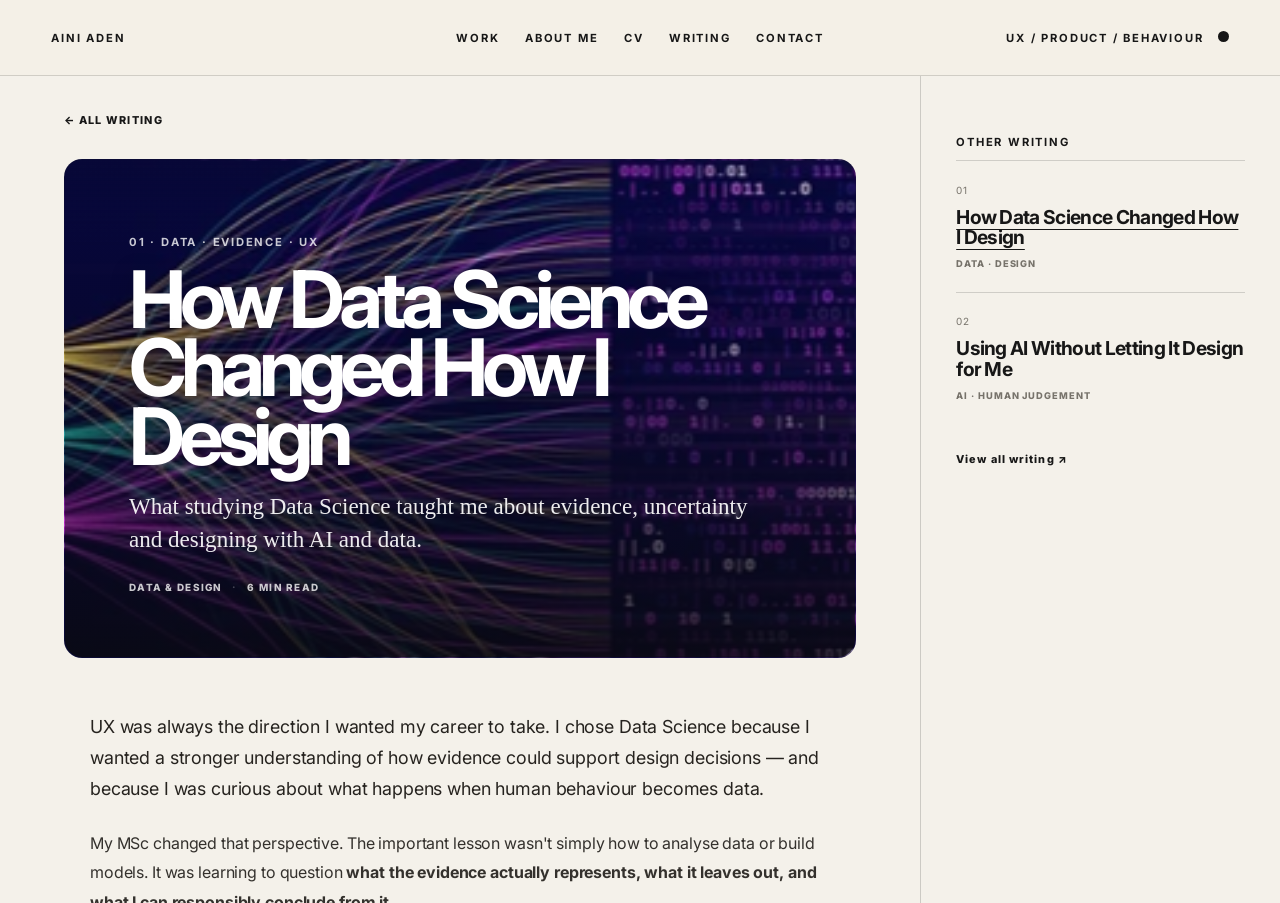
<file: writing.html>
<!doctype html>
<html lang="en"><head>
<meta charset="UTF-8"><meta name="viewport" content="width=device-width, initial-scale=1">
<meta name="description" content="Writing by Aini Aden."><title>Writing — Aini Aden</title>
<link rel="preconnect" href="https://fonts.googleapis.com"><link rel="preconnect" href="https://fonts.gstatic.com" crossorigin>
<link href="https://fonts.googleapis.com/css2?family=Caveat:wght@500;600&family=Inter:wght@400;500;600;700;800;900&display=swap" rel="stylesheet">
<link rel="stylesheet" href="styles.css?v=writing-reader-20260930">
<link rel="stylesheet" href="ai-writing-spacing.css?v=20260930">
</head>
<body class="writing-reader-page">
<a class="skip-link" href="#article-content">Skip to article</a>
<header class="nav writing-reader-nav"><a class="brand" href="index.html#top">AINI ADEN</a><nav aria-label="Main navigation"><a href="index.html#work">Work</a><a href="index.html#about">About me</a><a href="cv.html">CV</a><a href="blog.html">Writing</a><a href="#contact">Contact</a></nav><p>UX / PRODUCT / BEHAVIOUR <i aria-hidden="true"></i></p></header>
<main class="writing-reader">
<section class="writing-reader-content" id="article-content">
<div class="writing-reader-inner"><a class="writing-back" href="blog.html">← ALL WRITING</a>
<article class="reader-article" data-article="data-science-design">
<header class="reader-header reader-hero" style="--reader-hero:url('https://adea06.github.io/ainiaden-portfolio/assets/images/data-science-hero.png')">
<div class="reader-hero-overlay">
<p class="eyebrow">01 · DATA · EVIDENCE · UX</p>
<h1>How Data Science Changed How I Design</h1>
<p class="reader-dek">What studying Data Science taught me about evidence, uncertainty and designing with AI and data.</p>
<div class="reader-meta">DATA &amp; DESIGN <span>·</span> 6 MIN READ</div>
</div>
</header>
<div class="reader-body">

<p>UX was always the direction I wanted my career to take. I chose Data Science because I wanted a stronger understanding of how evidence could support design decisions — and because I was curious about what happens when human behaviour becomes data.</p>
<p>My MSc changed that perspective. The important lesson wasn't simply how to analyse data or build models. It was learning to question <strong>what the evidence actually represents, what it leaves out, and what I can responsibly conclude from it.</strong></p>

<h2><span>01</span> The question comes before the data</h2>
<p>In my research project, I tested whether behavioural signals such as market sentiment and VIX added value beyond traditional technical indicators. Before the model ran, I had already made decisions about the data, measures, time period and prediction target.</p>
<p>That made me more conscious of a principle I now bring to UX: <strong>the way a problem is framed determines what the data can tell you.</strong></p>
<div class="reader-insight ux-relevance">
<div class="ux-relevance-label"><span>UX</span><strong>RELEVANCE</strong></div>
<strong>Analytics can show me where a problem happens. They rarely explain the whole experience behind it.</strong>
<p>A drop-off rate can identify where users leave a journey. Interviews or usability testing can help explain whether the cause is confusion, trust, accessibility, motivation or something else.</p>
<p>I see quantitative and qualitative research as complementary: one can establish scale or pattern; the other can add context.</p>
</div>

<h2><span>02</span> One metric can tell the wrong story</h2>
<p>My model results were a useful reminder that <strong>“better” depends on what you measure.</strong> Adding behavioural features improved some measures, but not all — so I couldn't reduce the result to a simple “the model got better” story.</p>
<figure class="reader-figure roc-auc-figure">
<img class="reader-image" src="https://adea06.github.io/ainiaden-portfolio/assets/images/roc-auc.png" alt="S&amp;P 500 model evaluation visual" loading="lazy">
<figcaption>Looking across the results gave me a more balanced view of model performance.</figcaption>
</figure>
<div class="reader-insight ux-relevance">
<div class="ux-relevance-label"><span>UX</span><strong>RELEVANCE</strong></div>
<strong>Optimising the easiest metric is not the same as improving the experience.</strong>
<p>For a product, completion rate might improve while errors, accessibility, comprehension or trust get worse. I want to define success before choosing what to optimise — and keep secondary signals visible.<sup>[1]</sup></p>
</div>

<h2><span>03</span> Good evidence includes uncertainty</h2>
<p>My research project supported a narrower conclusion than a headline claim that “behavioural indicators improve financial prediction.” Behavioural variables added value for <strong>directional prediction</strong>, but their contribution to exact return magnitude was marginal and model-dependent.</p>
<div class="reader-concept-card reader-wide-card"><small>WHAT I COULD RESPONSIBLY CONCLUDE</small><strong>Technical indicators remained the dominant signal; sentiment and VIX provided additional, but secondary, information.</strong><p>The distinction matters because useful evidence does not have to produce a definitive answer.</p></div>
<div class="reader-insight ux-relevance">
<div class="ux-relevance-label"><span>UX</span><strong>RELEVANCE</strong></div>
<strong>Uncertainty should shape the experience, not disappear behind it.</strong>
<p>When evidence is incomplete or a finding is uncertain, the design should communicate that clearly rather than create a false sense of confidence. Good UX makes limitations understandable and helps people make informed decisions.</p>
</div>

<h2><span>04</span> The interface changes how data is understood</h2>
<p>For my Information Visualisation work, I redesigned an investor dashboard around what a mid-term investor actually needed to understand — rather than simply exposing everything the model could output.</p>
<figure class="reader-figure dashboard-old-figure">
<img class="reader-image" src="https://adea06.github.io/ainiaden-portfolio/assets/images/investor-dashboard-before.png" alt="Earlier investor dashboard" loading="lazy">
<figcaption><strong>EARLIER DASHBOARD</strong> — technically informative, but focused on the model rather than the investor's decision.</figcaption>
</figure>
<div class="reader-compare"><div><span>MODEL OUTPUT</span><strong>Probability · VIX · RSI · MACD · sentiment · feature importance</strong></div><div><span>DESIGN QUESTION</span><strong>What does the user need to understand, and what should they do with that information?</strong></div></div>
<figure class="reader-figure dashboard-new-figure">
<img class="reader-image" src="https://adea06.github.io/ainiaden-portfolio/assets/images/investor-dashboard-after.png" alt="Reworked investor decision-support dashboard" loading="lazy">
<figcaption><strong>REWORKED DASHBOARD</strong> — a more focused decision-support interface with behavioural context.</figcaption>
</figure>
<div class="reader-insight ux-relevance">
<div class="ux-relevance-label"><span>UX</span><strong>RELEVANCE</strong></div>
<strong>UX is also about interpreting model output responsibly.</strong>
<p>Hierarchy, language, cognitive load and visual emphasis can make an uncertain prediction feel more certain than it is. The interface is part of the model-to-human communication layer.</p>
</div>
<div class="reader-project-link">
<a href="investor-dashboard.html">Explore the full investor dashboard case study <span>↗</span></a>
<p>See the process behind the dashboard, from problem framing and model development to testing and redesign.</p>
</div>

<h2><span>05</span> Data should inform the decision, not make it</h2>
<p>I now think about the relationship between analytics, research and experimentation as a loop: <strong>observe → investigate → prototype → test → learn.</strong><sup>[1]</sup></p>
<p>For example, if analytics show high form abandonment, usability research might reveal that users do not understand why information is required. That gives me a testable hypothesis rather than an assumption.</p>
<p>Where appropriate, I can then compare completion with errors, abandonment and time-on-task — looking for secondary effects rather than treating one number as the answer.<sup>[3]</sup></p>
<div class="reader-insight ux-relevance">
<div class="ux-relevance-label"><span>UX</span><strong>RELEVANCE</strong></div>
<strong>The goal isn't to make the data the decision-maker.</strong>
<p>It is to use evidence to make my reasoning more explicit, testable and open to being changed.</p>
</div>

<h2><span>06</span> What the data still cannot tell me</h2>
<p>Research on UX and machine learning reinforced another lesson for me: designers do not need to become ML specialists to work effectively with AI. They do need enough technical understanding to question outputs, collaborate with technical teams and keep the user's context in view.<sup>[2]</sup></p>
<p>Similarly, more sophisticated behavioural measurement does not automatically make research complete or representative. It still matters <strong>whose behaviour is being measured, in what context, and what is missing.</strong></p>
<div class="reader-triad"><div><small>PSYCHOLOGY</small><strong>Why?</strong><p>What might explain the behaviour?</p></div><div><small>DATA SCIENCE</small><strong>Evidence</strong><p>What supports the interpretation?</p></div><div><small>UX</small><strong>Action</strong><p>What should change for the user?</p></div></div>

<h2><span>07</span> How I design differently now</h2>
<p>Data Science hasn't changed why I want to design. It has changed the questions I bring to a design decision:</p>
<div class="question-cards"><div><b>01</b><span>What does success actually mean?</span></div><div><b>02</b><span>Am I measuring the right thing?</span></div><div><b>03</b><span>What evidence is missing?</span></div><div><b>04</b><span>Would another measure tell a different story?</span></div><div><b>05</b><span>Does the finding hold outside the ideal scenario?</span></div><div><b>06</b><span>How confident should I be?</span></div><div><b>07</b><span>What still needs to be understood from a person?</span></div></div>
<p>That mindset is what I now bring to UX: enough technical understanding to question the system, enough research discipline to understand the person, and enough design judgement to decide what should happen next.</p>
<blockquote>Data Science hasn't changed why I want to design. It has changed the evidence I bring to the decisions I make.</blockquote>
<div class="reader-references"><strong>Selected references</strong><ol>
<li>King R, Churchill EF, Tan C. <em>Designing with Data: Improving the User Experience with A/B Testing</em>. Sebastopol (CA): O'Reilly Media; 2017.</li>
<li>Abbas AMH, Ghauth KI, Ting CY. User experience design using machine learning: a systematic review. <em>IEEE Access</em>. 2022;10:51501-51514.</li>
<li>Novák JŠ, Masner J, Benda P, Šimek P, Merunka V. Eye tracking, usability, and user experience: A systematic review. <em>Int J Hum Comput Interact</em>. 2024;40(17):4484-4500.</li>
</ol></div>
</div></article>
<article class="reader-article" data-article="ai-design">
<header class="reader-header reader-hero reader-ai-hero">
<div class="reader-hero-overlay">
<p class="eyebrow">02 · AI · RESEARCH · HUMAN JUDGEMENT</p>
<h1>Using AI Without Letting It Design for Me</h1>
<p class="reader-dek">How researching power and bias in AI policy changed the way I use AI as a designer.</p>
<div class="reader-meta">AI &amp; DESIGN <span>·</span> 6 MIN READ</div>
</div>
</header>
<div class="reader-body">

<div class="reader-intro-panel">
<p class="reader-intro-label">A STARTING POINT</p>
<p>I use AI regularly — to explore ideas, work through technical problems, challenge my thinking and speed up parts of my design process. I’m not particularly interested in being either <em>for</em> or <em>against</em> it.</p>
<p>I’m more interested in the line between using AI to <strong>support my design thinking</strong> and using it to replace the thinking, judgement and decision-making that should remain mine.</p>
</div>

<h2><span>01</span> My relationship with AI started with research</h2>
<p>Before my MSc and before building my UX portfolio, I worked as a Research Assistant with Dr Inga Ulnicane at De Montfort University. That work contributed to our published research on framing bias in AI policy.<sup>[1]</sup></p>
<p>What stayed with me was not simply the topic of AI bias, but the importance of <strong>how a problem is framed</strong>. Our research contrasted a technical framing, where bias can look like a problem of data or algorithms, with a wider social framing that also considers context, structural inequality and power.<sup>[1]</sup><br><br><a class="reader-inline-link" href="https://doi.org/10.1111/ropr.12567" target="_blank" rel="noopener">Read our research article on framing bias in AI policy ↗</a></p>
<p>That distinction matters because a frame does more than describe a problem. It makes some causes and responses easier to see, while making others easier to overlook. A technical fix can be useful without being the whole definition of the problem.<br><br>The same principle applies to UX. If I frame a problem too narrowly, I can optimise the thing I can measure without understanding the experience behind it.</p>

<div class="reader-concept-card reader-wide-card">
<small>THE SAME OBSERVATION CAN LEAD TO DIFFERENT DESIGN QUESTIONS</small>
<strong>Users aren't clicking “Continue”.</strong>
<div class="reader-compare">
<div><span>FRAME A</span><strong>“The button isn't getting enough engagement.”</strong><small>→ Change colour, position or prominence.</small></div>
<div><span>FRAME B</span><strong>“Users don't understand what happens after they continue.”</strong><small>→ Investigate language, expectations and the journey.</small></div>
</div>
<p>The observation hasn't changed. The problem definition has — and so has the solution.</p>
</div>

<h2><span>02</span> Faster insight isn't necessarily deeper insight</h2>
<p>Recently, I contacted a small UX research company in Leicester whose work combined psychology, behavioural data and eye-tracking. I was interested in gaining experience with them.</p>
<p>The founder explained that some of the eye-tracking research work they previously relied on had been lost to AI, leaving less work available. I’ve kept the company anonymous; what mattered to me was what the conversation represented.</p>
<p>I had been thinking about how AI could <strong>support UX research</strong>. Here was a real example of it potentially <strong>substituting for part of that research</strong>.</p>
<p>There are good reasons to use AI. It can process information, organise research, identify patterns and generate alternatives quickly. Research with 20 UX designers found a more nuanced picture: experienced designers generally described GenAI as assistive, while also raising concerns about skill degradation, job replacement and what the authors call “creativity exhaustion”, particularly for junior designers.<sup>[2]</sup></p>
<p>That made me think differently about the value of speed. If AI removes some of the work through which a designer develops judgement, efficiency can have a hidden cost. Faster output is useful only if it still leaves room for learning, critique and responsibility.<br><br>Speed and understanding are not the same measure of success.</p>

<div class="reader-figure reader-image-placeholder">
<div class="placeholder-label">IMAGE PLACEHOLDER · FASTER ≠ DEEPER</div>
<div class="reader-placeholder-ui">
<div><span>FASTER</span><strong>Generate · Summarise · Simulate · Pattern-match</strong></div>
<div><span>DEEPER</span><strong>Observe · Ask why · Hear contradictions · Understand context</strong></div>
</div>
<figcaption>Efficiency can reduce effort without necessarily increasing understanding.</figcaption>
</div>

<p>Analytics might show that someone clicked the wrong button five times. Eye tracking might show where they looked. A model might identify the same behaviour across thousands of users. AI might summarise all of it beautifully.</p>
<p>But I may still need to ask: <strong>what did that person think was going to happen when they clicked?</strong></p>

<h2><span>03</span> What if the friction is where the insight lives?</h2>
<p>Product design spends a lot of time removing friction. Usually, that is a good thing. AI can remove friction from the design process too.</p>
<p>Generating a persona is faster than recruiting participants. Asking AI to critique an interface is faster than organising usability testing. Summarising interviews is faster than sitting with contradictory responses and working through what they might mean.</p>
<p>But some of that friction is where understanding happens. Research with UX practitioners also suggests that hands-on experimentation with AI can broaden common ground with technical stakeholders, even while practitioners struggle to communicate some AI concepts clearly.<sup>[3]</sup></p>
<div class="reader-insight ux-relevance">
<div class="ux-relevance-label"><span>RESEARCH</span><strong>Friction isn't automatically a problem.</strong></div>
<p>Watching someone struggle with something I thought was obvious is not bad data. Five users contradicting one another does not necessarily mean the findings need to be cleaned into one convenient insight.</p>
<p>Those moments can reveal assumptions, edge cases and differences in context that a neat summary might hide.</p>
</div>

<h2><span>04</span> AI can expand the possibilities. I still own the decision.</h2>
<p>This is the principle I’m trying to build into my own practice:</p>
<blockquote>AI can expand the space of possibilities. It doesn't remove my responsibility for choosing between them.</blockquote>
<p>If AI generates five interface ideas, I still need to understand which one addresses the user's problem. If it summarises research, I need to check whether it has flattened an important contradiction. If it identifies a behavioural pattern, I still need to ask what might explain it.</p>
<p>The question is therefore less “Should AI make the decision?” and more “Where should AI have initiative, and where should human judgement remain explicit?”<br><br>When an output sounds convincing, I want to ask <strong>whose perspective might be missing, what assumptions sit behind it, and whether I’m treating generated content as evidence when it isn't.</strong></p>

<div class="reader-figure reader-image-placeholder">
<div class="placeholder-label">IMAGE PLACEHOLDER · HUMAN × AI RESPONSIBILITY MAP</div>
<div class="reader-placeholder-ui responsibility-map">
<div><span>I USE AI TO</span><strong>Explore possibilities<br>Organise information<br>Generate alternatives<br>Identify patterns<br>Accelerate prototyping</strong></div>
<div><span>I REMAIN RESPONSIBLE FOR</span><strong>Define the problem<br>Judge the evidence<br>Understand the user<br>Question bias &amp; missing perspectives<br>Accessibility &amp; inclusion<br>Make the final decision</strong></div>
</div>
<figcaption>AI can contribute to the decision. Contribution isn't ownership.</figcaption>
</div>

<h2><span>05</span> Data Science makes me more interested in AI — and more cautious</h2>
<p>Studying Data Science has made me appreciate how powerful machine learning can be. It has also taught me how dependent an output is on the <strong>data, assumptions, targets and measures behind it.</strong></p>
<p>That also makes AI literacy feel like more than learning how to prompt. For me, it means understanding enough about a system's capabilities and limitations to question its output and participate meaningfully in decisions about how it is used.<sup>[2]</sup><br><br>That gives me a familiar set of questions when AI enters my design process:</p>
<div class="question-cards">
<div><b>01</b><span>What information went in?</span></div>
<div><b>02</b><span>What's missing?</span></div>
<div><b>03</b><span>Whose behaviour is represented?</span></div>
<div><b>04</b><span>What assumptions are being made?</span></div>
<div><b>05</b><span>What are we actually optimising for?</span></div>
</div>
<p>The last question matters especially in UX: <strong>are we measuring the thing we care about, or simply the thing that is easiest to measure?</strong></p>

<h2><span>06</span> Maybe the designer becomes more important when designing becomes easier</h2>
<p>If AI makes producing polished interface variations much faster, the value of design does not simply disappear — it shifts. More of the work moves towards framing the problem, selecting between possibilities, understanding context and taking responsibility for consequences.<br><br>The harder questions become:</p>
<div class="reader-triad">
<div><small>WHY?</small><strong>Why this problem?</strong><p>What are we actually trying to solve?</p></div>
<div><small>WHO?</small><strong>Whose perspective is missing?</strong><p>Who is represented — and who isn't?</p></div>
<div><small>WHAT IF?</small><strong>What happens when it gets it wrong?</strong><p>Who carries the consequence?</p></div>
</div>
<p>That is why I don’t see my Psychology, Data Science, AI research and UX backgrounds as competing with one another.</p>
<p><strong>Psychology</strong> makes me interested in the person behind the behaviour. <strong>Data Science</strong> gives me ways to identify patterns and question evidence. <strong>AI research</strong> taught me to look beyond purely technical solutions towards context, framing and power. <strong>UX</strong> is where I have to decide what to do with all of that.</p>

<h2><span>07</span> I'm not trying to design without AI</h2>
<p>I’m trying to become better at designing <strong>with it</strong>.</p>
<p>Some research tasks should become faster. Some may eventually be automated entirely. AI will also enable forms of research and design that weren't previously practical.</p>
<p>I’m interested in all of that. I just don’t want faster answers to make me less curious about <strong>how those answers were produced, whose experiences they represent, or what might have disappeared along the way.</strong></p>
<blockquote>AI can help me understand more. I just don't want it to stop me from asking people.</blockquote>

<div class="reader-references"><strong>References — Vancouver</strong><ol>
<li>Ulnicane I, Aden A. Power and politics in framing bias in Artificial Intelligence policy. <em>Rev Policy Res</em>. 2023;40(5):665-687. doi:10.1111/ropr.12567.</li>
<li>Li J, Cao H, Lin L, Hou Y, Zhu R, El Ali A. User Experience Design Professionals' Perceptions of Generative Artificial Intelligence. In: <em>Proceedings of the CHI Conference on Human Factors in Computing Systems</em>. New York: ACM; 2024. doi:10.1145/3613904.3642114.</li>
<li>Feng KJ, Coppock MJ, McDonald DW. How Do UX Practitioners Communicate AI as a Design Material? Artifacts, Conceptions, and Propositions. In: <em>Proceedings of the 2023 ACM Designing Interactive Systems Conference</em>. New York: ACM; 2023.</li>
</ol></div>
</div></article></div></section>
<aside class="writing-reader-sidebar" aria-label="Other writing"><div class="reader-sidebar-inner"><p class="eyebrow">OTHER WRITING</p>
<a href="#data-science-design" data-nav="data-science-design"><span>01</span><strong>How Data Science Changed How I Design</strong><small>DATA · DESIGN</small></a>
<a href="#ai-design" data-nav="ai-design"><span>02</span><strong>Using AI Without Letting It Design for Me</strong><small>AI · HUMAN JUDGEMENT</small></a>
<a class="reader-all" href="blog.html">View all writing ↗</a></div></aside></main>
<script>(function(){const a=[...document.querySelectorAll('.reader-article')],n=[...document.querySelectorAll('[data-nav]')],c=document.querySelector('.writing-reader-content');function show(id,reset){const x=a.some(e=>e.dataset.article===id)?id:'data-science-design';a.forEach(e=>e.hidden=e.dataset.article!==x);n.forEach(e=>e.classList.toggle('is-active',e.dataset.nav===x));if(reset)c.scrollTop=0;document.title=(x==='ai-design'?'Using AI Without Letting It Design for Me':'How Data Science Changed How I Design')+' — Aini Aden'}function sync(reset){show(location.hash.slice(1)||'data-science-design',reset)}addEventListener('hashchange',()=>sync(true));sync(false)})();</script><script>(function(){document.querySelectorAll('[data-switch]').forEach(sw=>{sw.querySelectorAll('[data-tab]').forEach(btn=>btn.addEventListener('click',()=>{const wrap=sw.parentElement;sw.querySelectorAll('[data-tab]').forEach(b=>b.classList.toggle('is-active',b===btn));wrap.querySelectorAll('[data-panel]').forEach(p=>p.classList.toggle('is-active',p.dataset.panel===btn.dataset.tab));}))})})();</script>
</body></html>
</file>
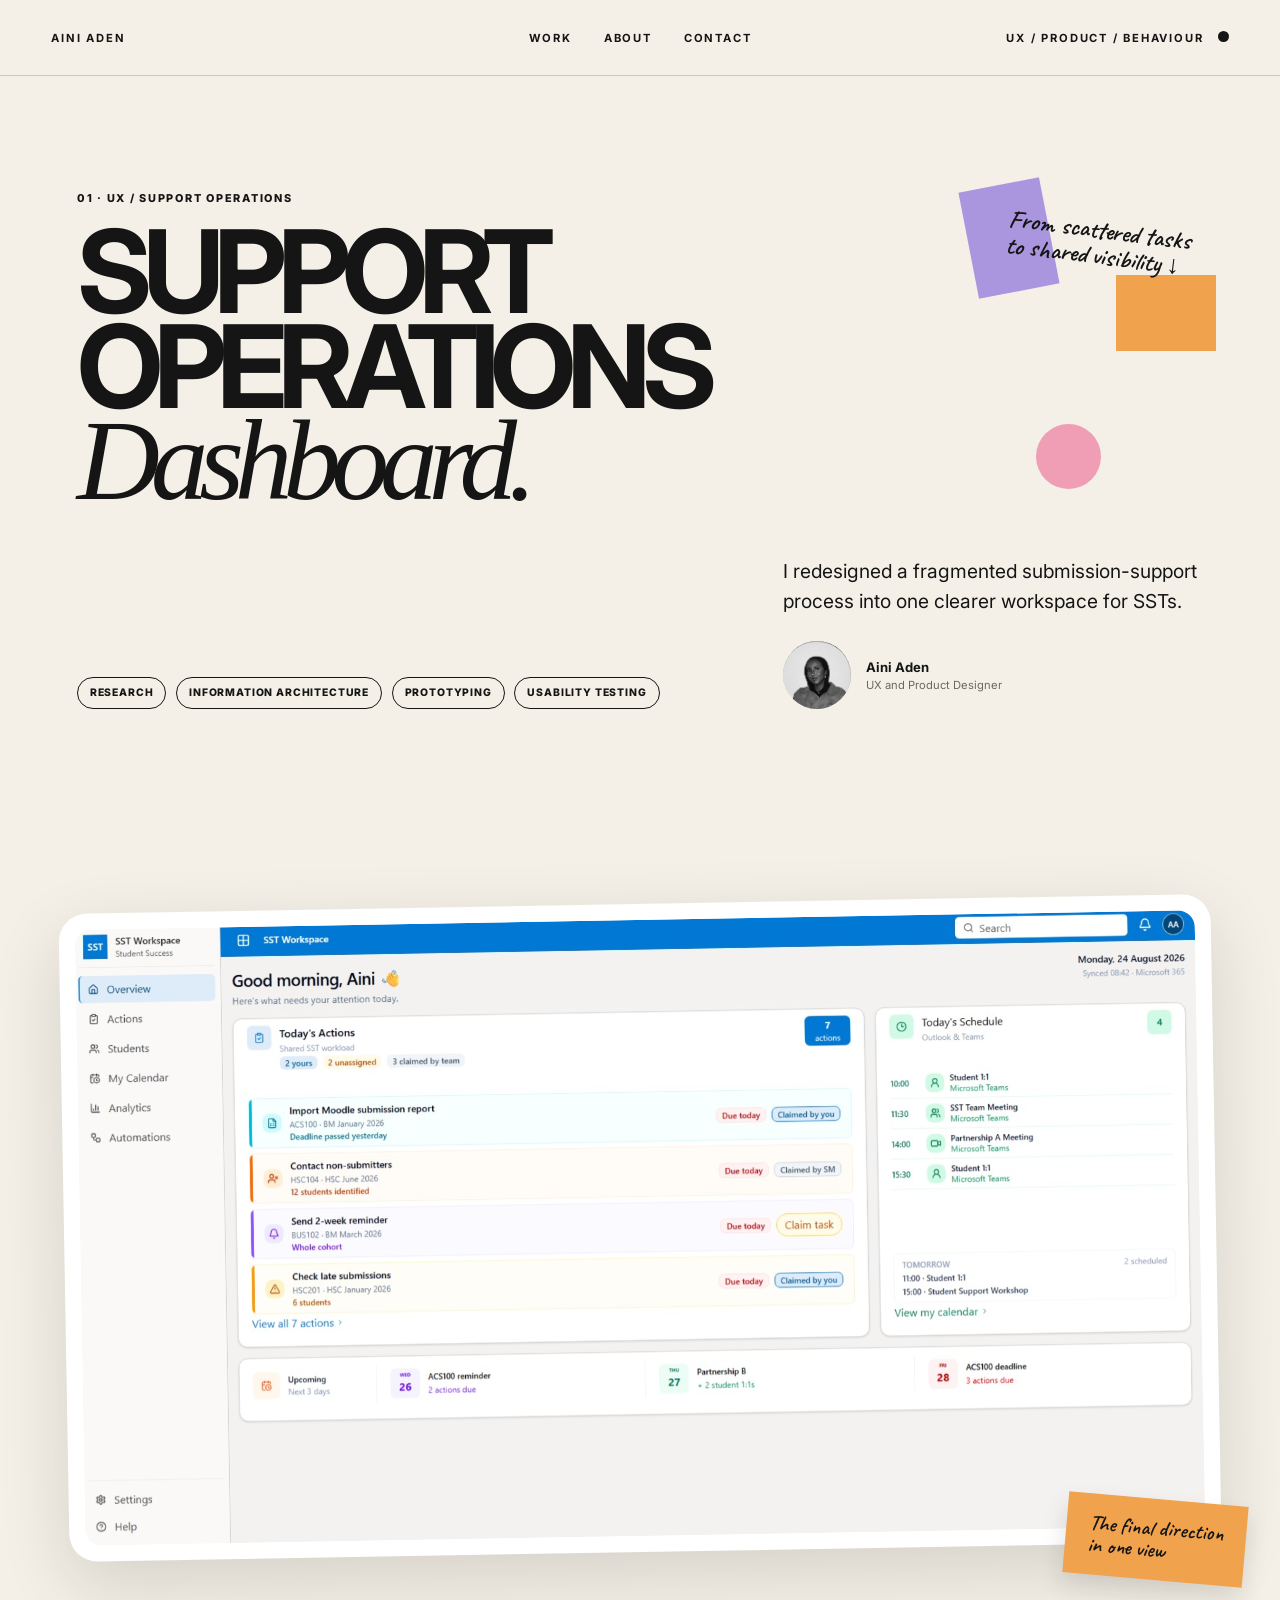
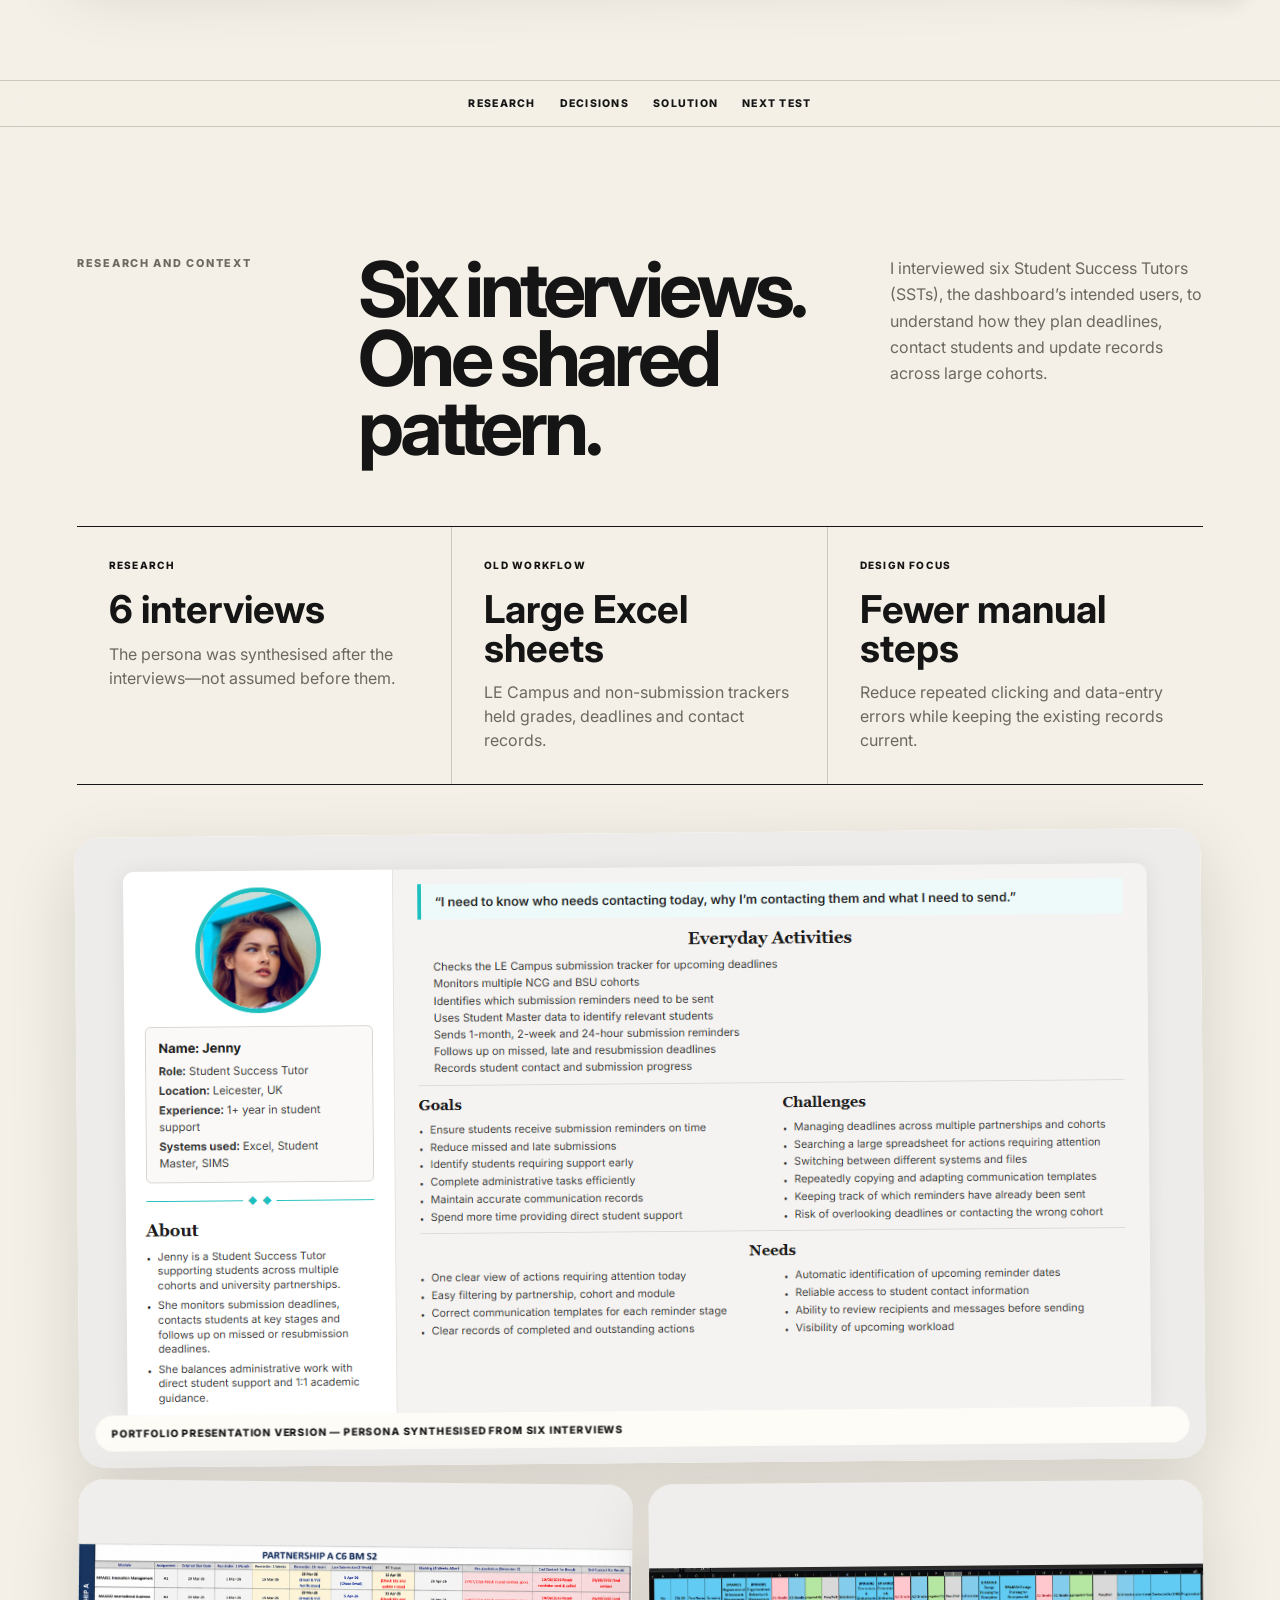
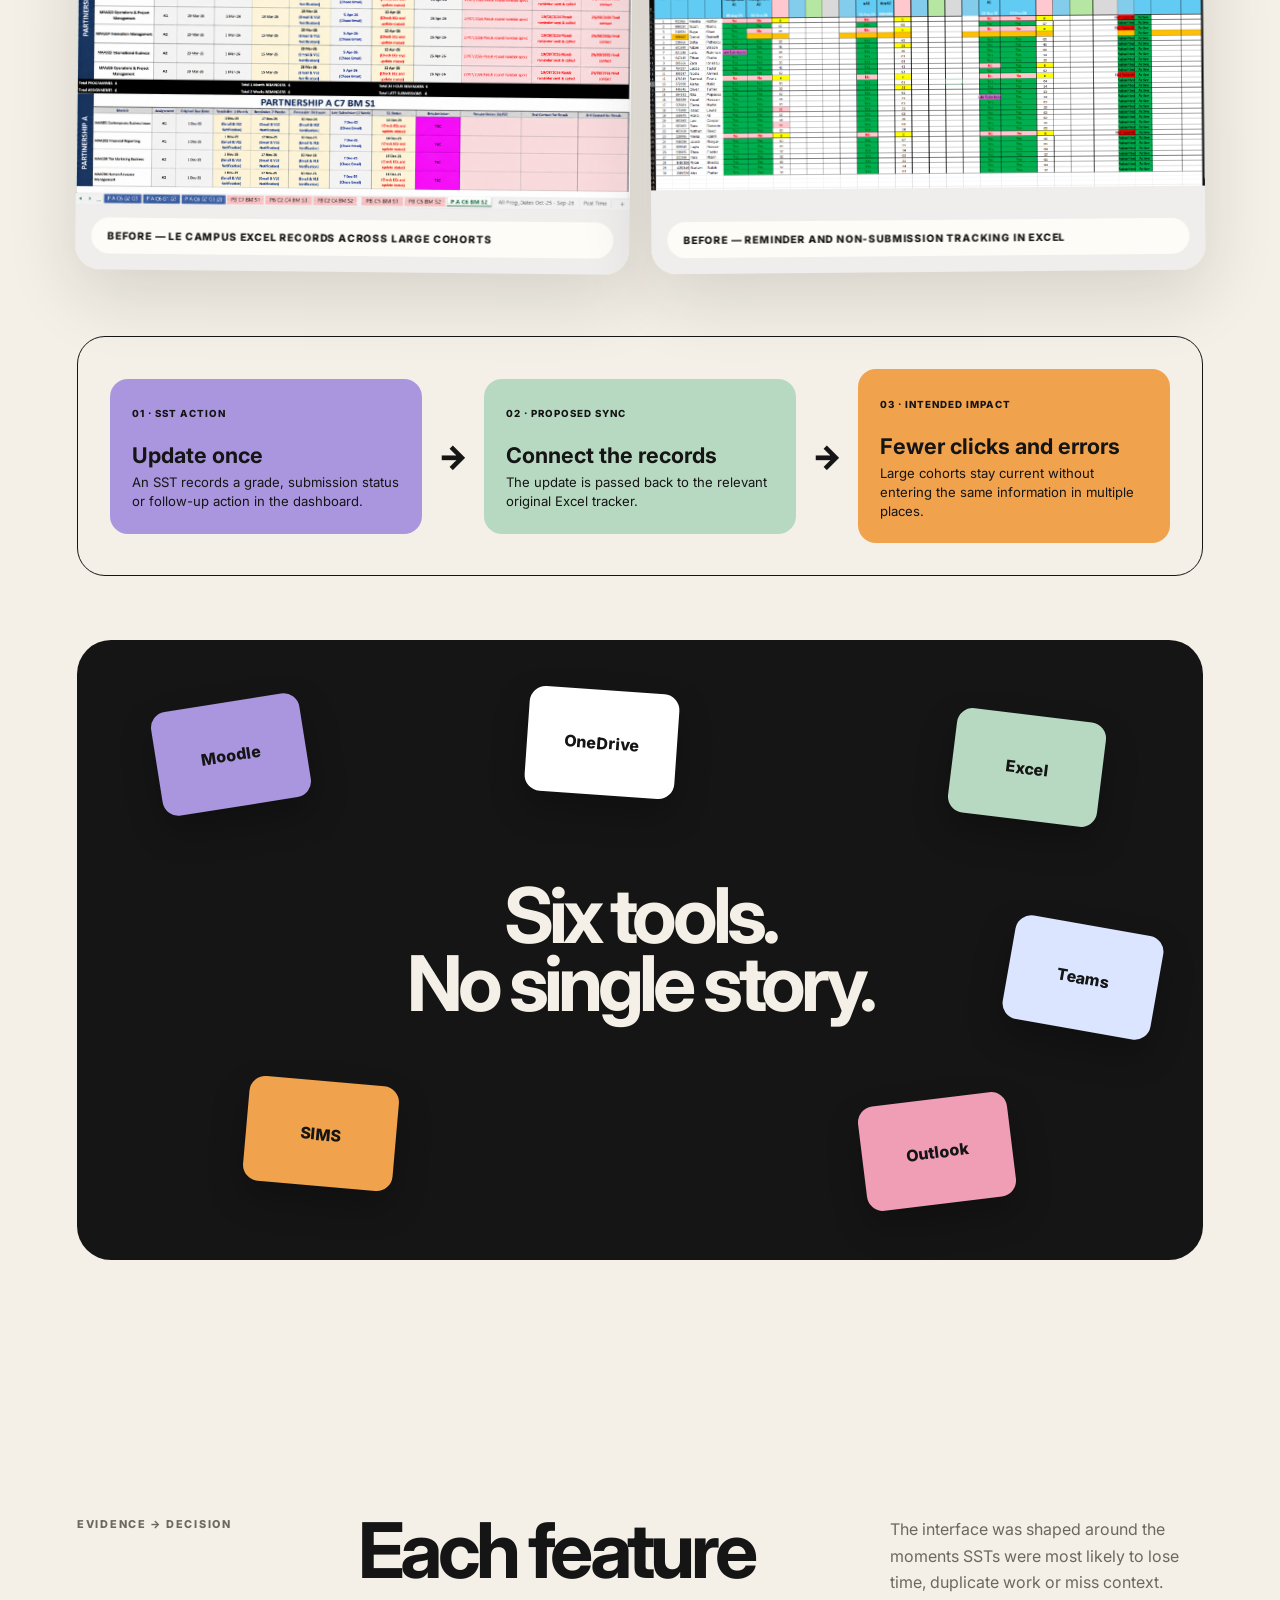
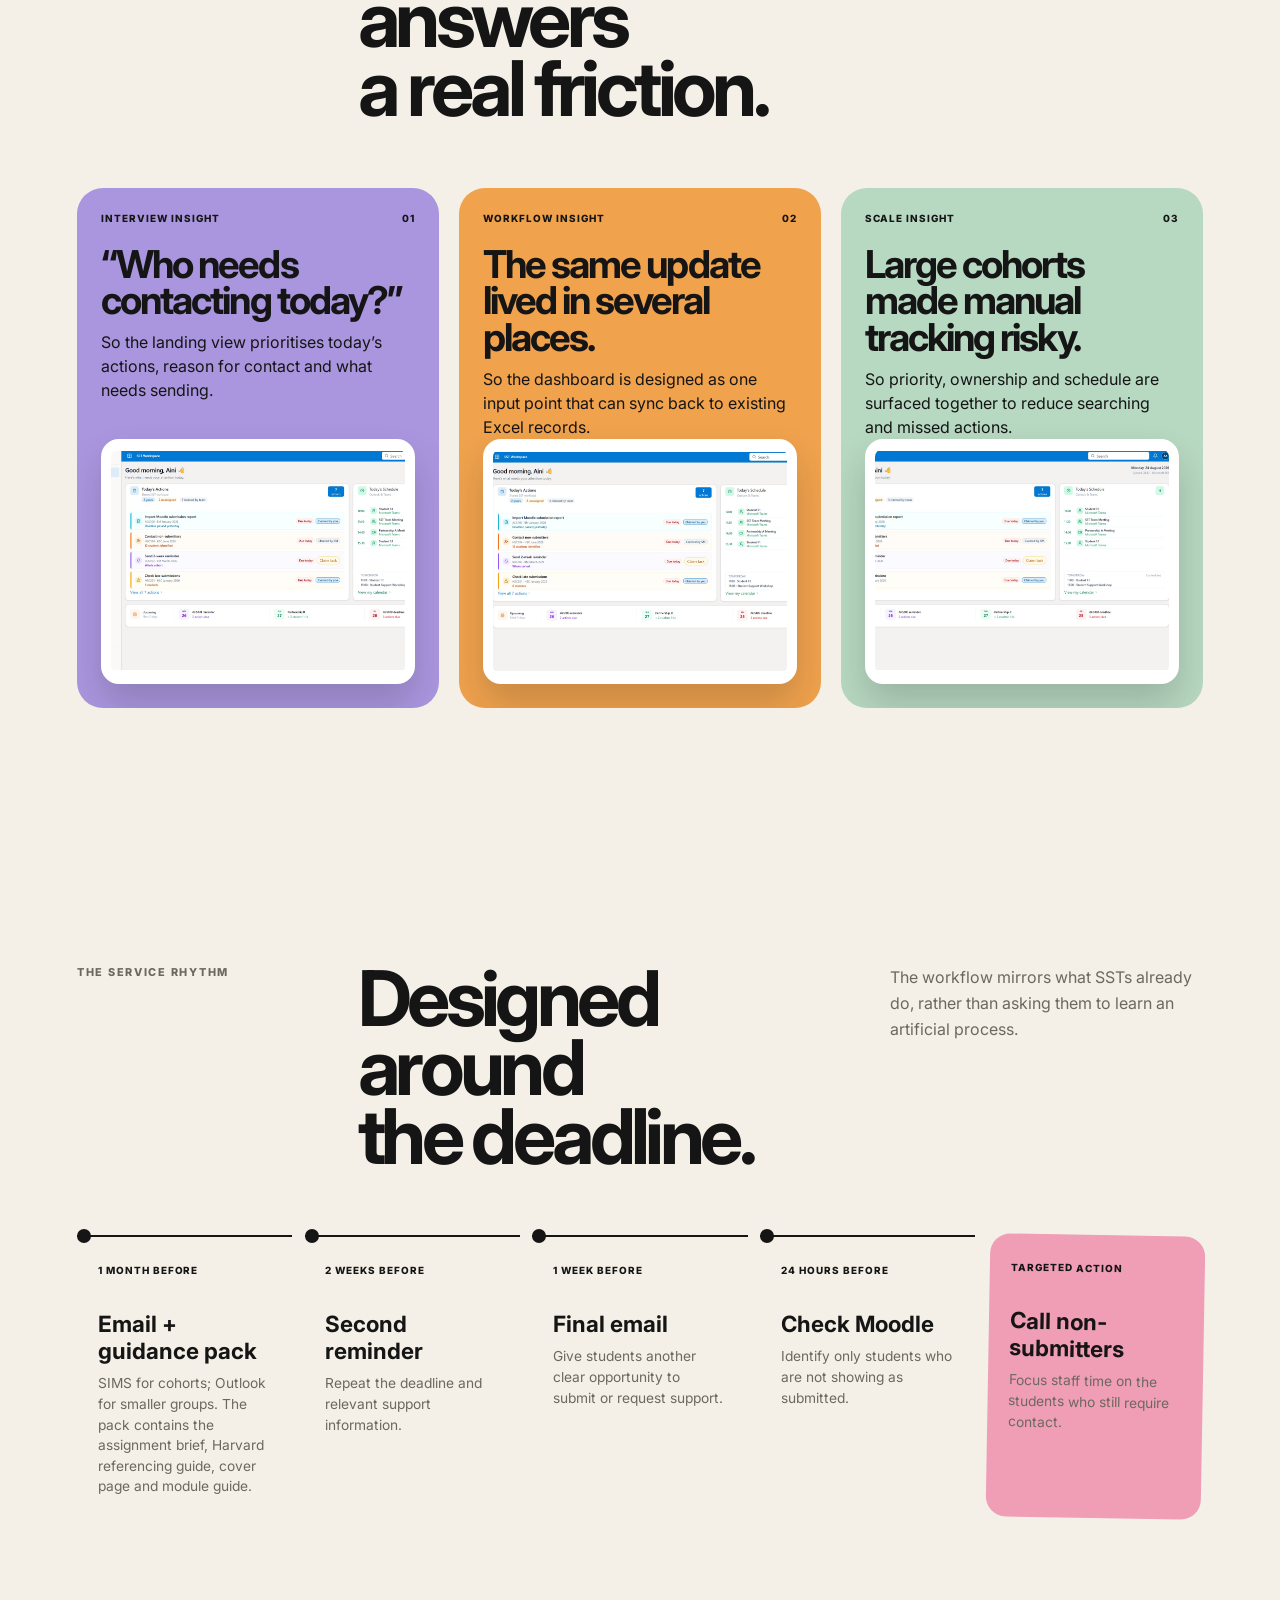
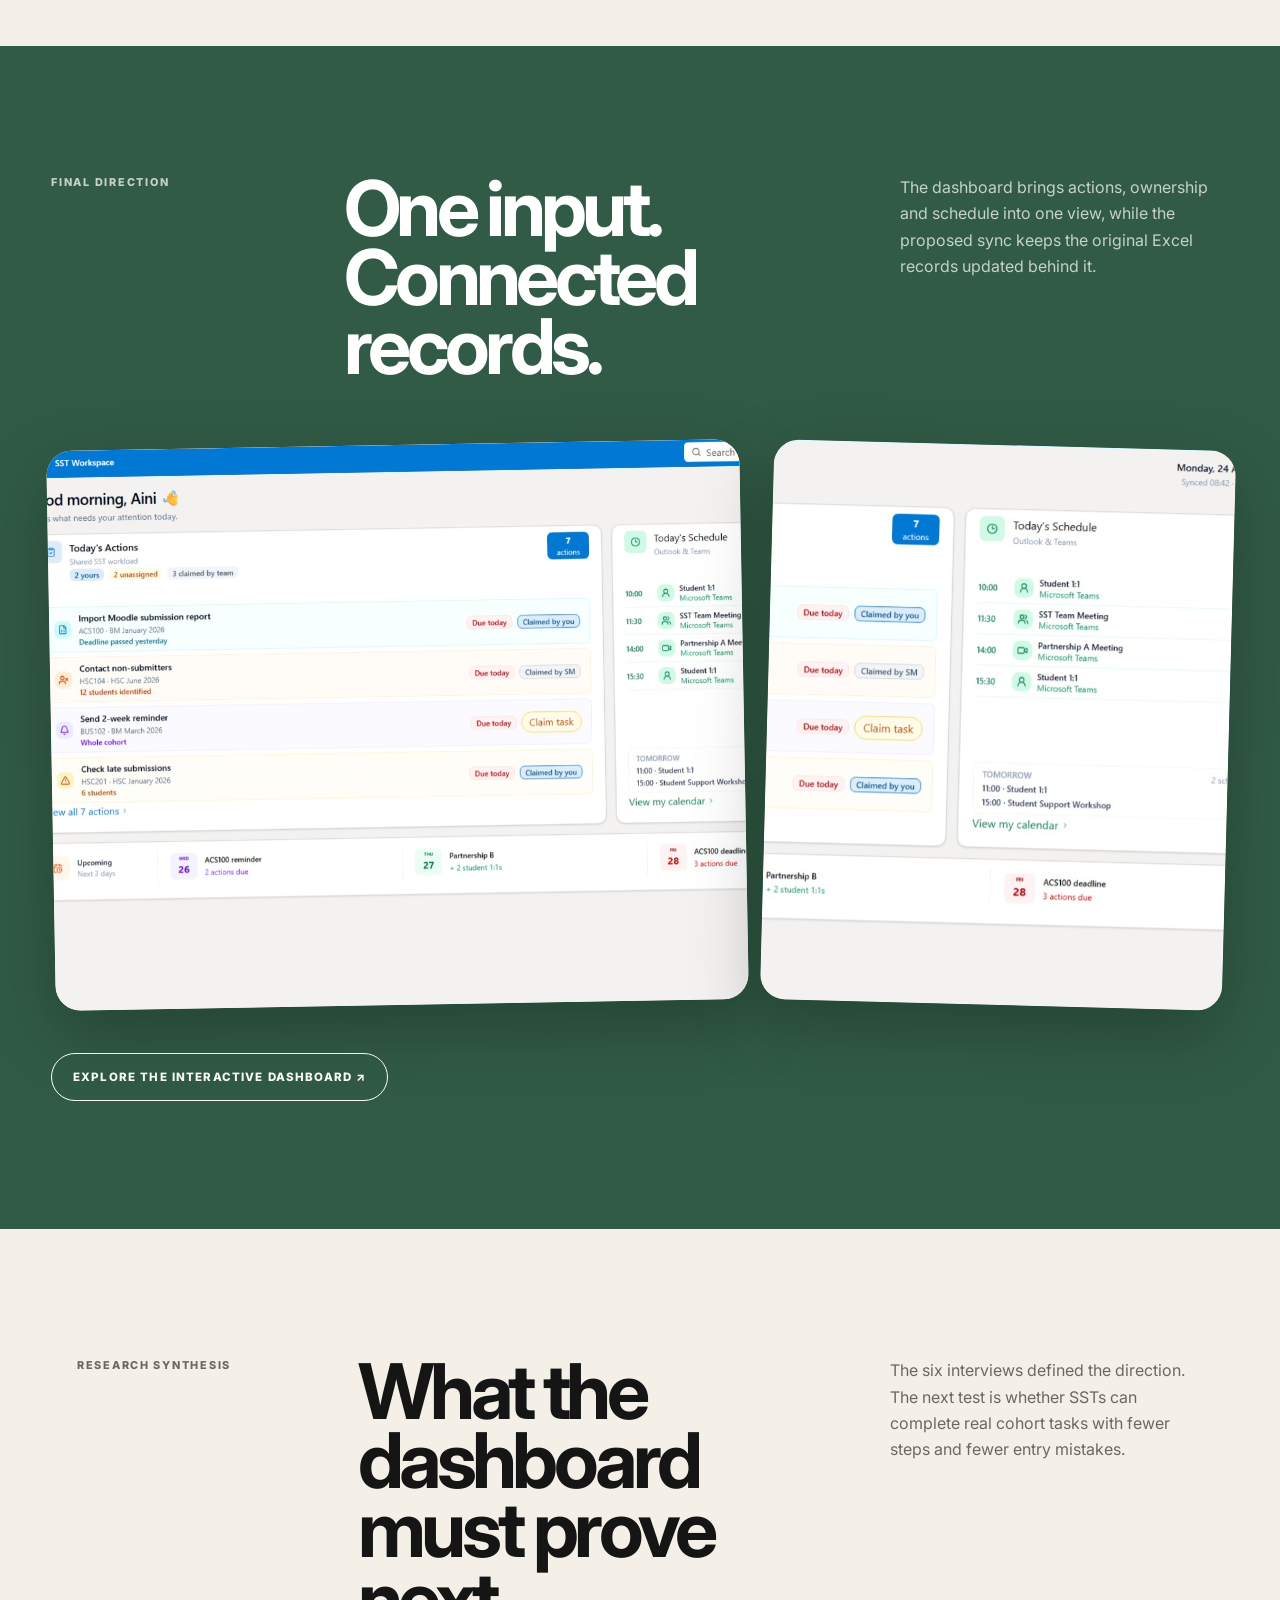
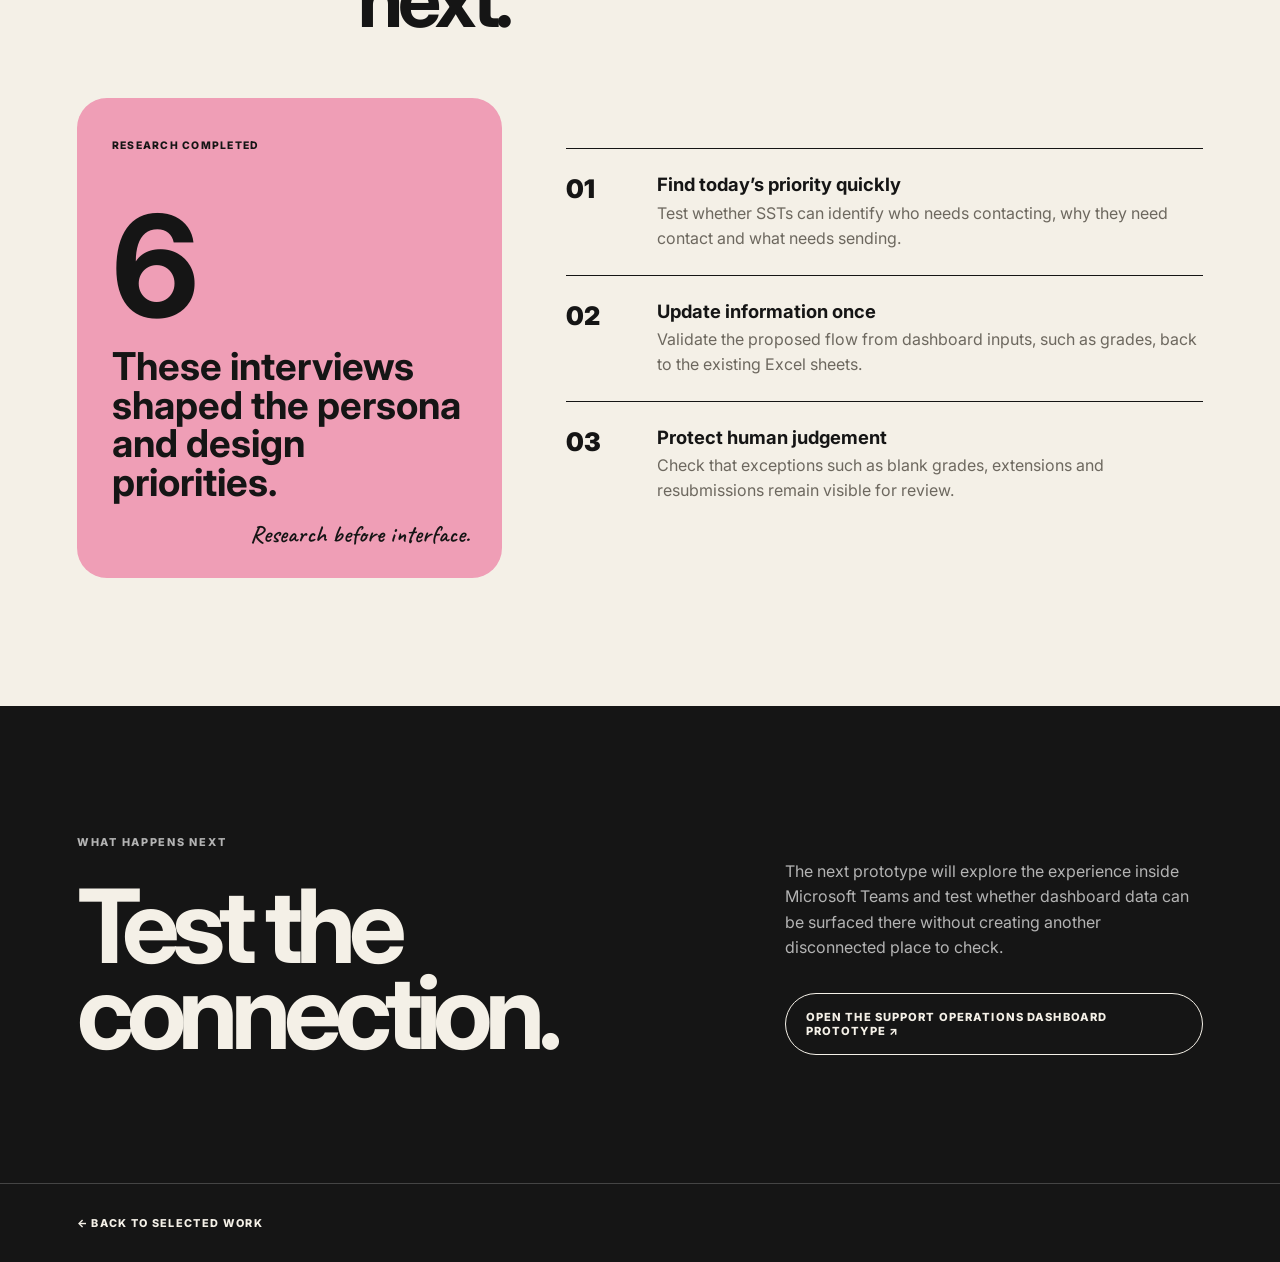
<file: aini-portfolio/sst-workflow.html>
<!doctype html>
<html lang="en">
<head>
  <meta charset="UTF-8">
  <meta name="viewport" content="width=device-width,initial-scale=1">

  <meta
    name="description"
    content="Support Operations Dashboard — a UX case study by Aini Aden."
  >

  <title>Support Operations Dashboard — Aini Aden</title>

  <link rel="preconnect" href="https://fonts.googleapis.com">
  <link rel="preconnect" href="https://fonts.gstatic.com" crossorigin>

  <link
    href="https://fonts.googleapis.com/css2?family=Caveat:wght@500;600&family=Inter:wght@400;500;600;700;800;900&display=swap"
    rel="stylesheet"
  >

  <style>
    :root {
      --cream: #f4f0e7;
      --paper: #fffdf8;
      --ink: #151515;
      --muted: #6d685f;
      --line: rgba(21, 21, 21, 0.18);
      --purple: #aa96df;
      --orange: #f0a24d;
      --pink: #ef9eb6;
      --mint: #b7d8c1;
      --green: #315b46;
      --blue: #255cf4;
      --shadow: 0 24px 70px rgba(25, 22, 18, 0.14);
    }

    * {
      box-sizing: border-box;
    }

    html {
      scroll-behavior: smooth;
    }

    body {
      margin: 0;
      background: var(--cream);
      color: var(--ink);
      font-family: Inter, Arial, sans-serif;
      -webkit-font-smoothing: antialiased;
    }

    a {
      color: inherit;
    }

    button {
      color: inherit;
      font: inherit;
    }

    img {
      max-width: 100%;
    }

    /* NAVIGATION */

    .nav {
      position: sticky;
      top: 0;
      z-index: 60;
      display: grid;
      grid-template-columns: 1fr auto 1fr;
      align-items: center;
      min-height: 76px;
      padding: 0 4vw;
      background: rgba(244, 240, 231, 0.91);
      border-bottom: 1px solid var(--line);
      backdrop-filter: blur(16px);
    }

    .brand,
    .nav a,
    .nav p {
      font-size: 0.7rem;
      font-weight: 700;
      letter-spacing: 0.16em;
      text-decoration: none;
    }

    .nav nav {
      display: flex;
      gap: 2rem;
      text-transform: uppercase;
    }

    .nav p {
      justify-self: end;
      margin: 0;
    }

    .nav i {
      display: inline-block;
      width: 11px;
      height: 11px;
      margin-left: 0.6rem;
      border-radius: 50%;
      background: var(--ink);
    }

    /* HERO */

    .hero {
      position: relative;
      min-height: 92vh;
      padding: clamp(5rem, 9vw, 9rem) 6vw 4rem;
      overflow: hidden;
    }

    .eyebrow {
      margin: 0 0 1.2rem;
      font-size: 0.68rem;
      font-weight: 800;
      letter-spacing: 0.16em;
      text-transform: uppercase;
    }

    .hero h1 {
      max-width: 950px;
      margin: 0;
      font-size: clamp(4rem, 9vw, 9.5rem);
      line-height: 0.82;
      letter-spacing: -0.08em;
      text-transform: uppercase;
    }

    .hero h1 em {
      display: block;
      font-family: Georgia, serif;
      font-weight: 400;
      text-transform: none;
    }

    .hero-intro {
      display: grid;
      grid-template-columns: 1fr minmax(280px, 420px);
      gap: 4vw;
      align-items: end;
      margin-top: 3rem;
    }

    .hero-meta {
      display: flex;
      flex-wrap: wrap;
      gap: 0.6rem;
    }

    .tag {
      padding: 0.55rem 0.75rem;
      border: 1px solid var(--ink);
      border-radius: 999px;
      font-size: 0.65rem;
      font-weight: 800;
      letter-spacing: 0.08em;
      text-transform: uppercase;
    }

    .hero-copy > p {
      margin: 0;
      font-size: clamp(1rem, 1.5vw, 1.25rem);
      line-height: 1.6;
    }

    /* AUTHOR */

    .author {
      display: flex;
      align-items: center;
      gap: 0.9rem;
      margin-top: 1.5rem;
    }

    .author-photo {
      width: 68px;
      height: 68px;
      flex: 0 0 68px;
      overflow: hidden;
      border-radius: 50%;
      background: transparent;
    }

    .author-photo img {
      display: block;
      width: 100%;
      height: 100%;
      border-radius: 50%;
      object-fit: cover;
      transform: scale(1.02);
    }

    .author-copy b {
      display: block;
      font-size: 0.82rem;
    }

    .author-copy span {
      display: block;
      margin-top: 0.2rem;
      color: var(--muted);
      font-size: 0.7rem;
    }

    .scribble {
      position: absolute;
      top: 17%;
      right: 7%;
      font: 600 1.6rem/1 Caveat;
      transform: rotate(7deg);
    }

    .scatter-shape {
      position: absolute;
      z-index: -1;
      animation: float 7s ease-in-out infinite;
    }

    .scatter-shape.one {
      top: 13%;
      right: 18%;
      width: 82px;
      height: 108px;
      background: var(--purple);
      transform: rotate(-11deg);
    }

    .scatter-shape.two {
      top: 24%;
      right: 5%;
      width: 100px;
      height: 76px;
      background: var(--orange);
      animation-delay: -2s;
    }

    .scatter-shape.three {
      top: 42%;
      right: 14%;
      width: 65px;
      height: 65px;
      border-radius: 50%;
      background: var(--pink);
      animation-delay: -4s;
    }

    @keyframes float {
      0%,
      100% {
        translate: 0 0;
        rotate: 0deg;
      }

      50% {
        translate: 0 -14px;
        rotate: 3deg;
      }
    }

    /* HERO DASHBOARD */

    .hero-visual {
      position: relative;
      max-width: 1500px;
      margin: 0 auto;
      padding: 0 5vw 8rem;
    }

    .dashboard-frame {
      position: relative;
      padding: 1rem;
      border-radius: 28px;
      background: #ffffff;
      box-shadow: var(--shadow);
      transform: rotate(-1deg);
    }

    .dashboard-frame img {
      display: block;
      width: 100%;
      border-radius: 17px;
    }

    .image-note {
      position: absolute;
      right: -1.5rem;
      bottom: -2.3rem;
      padding: 1.1rem 1.4rem;
      background: var(--orange);
      box-shadow: 0 12px 25px rgba(21, 21, 21, 0.12);
      font: 600 1.35rem/1.05 Caveat;
      transform: rotate(6deg);
    }

    /* CASE NAVIGATION */

    .case-nav {
      position: sticky;
      top: 76px;
      z-index: 40;
      display: flex;
      justify-content: center;
      gap: 1.5rem;
      padding: 1rem;
      overflow-x: auto;
      background: rgba(244, 240, 231, 0.92);
      border-top: 1px solid var(--line);
      border-bottom: 1px solid var(--line);
      backdrop-filter: blur(14px);
    }

    .case-nav a {
      flex-shrink: 0;
      font-size: 0.66rem;
      font-weight: 800;
      letter-spacing: 0.12em;
      text-decoration: none;
      text-transform: uppercase;
    }

    /* CONTENT */

    section.content {
      padding: clamp(5rem, 10vw, 10rem) 6vw;
    }

    .section-head {
      display: grid;
      grid-template-columns: 0.55fr 1.15fr 0.75fr;
      gap: 4vw;
      align-items: start;
      margin-bottom: 4rem;
    }

    .section-head h2 {
      margin: 0;
      font-size: clamp(2.8rem, 6vw, 6rem);
      line-height: 0.9;
      letter-spacing: -0.06em;
    }

    .section-head > p {
      margin: 0;
      color: var(--muted);
      line-height: 1.65;
    }

    /* RESEARCH SNAPSHOT */

    .snapshot {
      display: grid;
      grid-template-columns: repeat(3, 1fr);
      border-top: 1px solid var(--ink);
      border-bottom: 1px solid var(--ink);
    }

    .snapshot article {
      padding: 2rem;
      border-right: 1px solid var(--line);
    }

    .snapshot article:last-child {
      border-right: 0;
    }

    .snapshot span {
      display: block;
      margin-bottom: 1.2rem;
      font-size: 0.63rem;
      font-weight: 800;
      letter-spacing: 0.12em;
      text-transform: uppercase;
    }

    .snapshot b {
      display: block;
      font-size: clamp(1.5rem, 3vw, 3rem);
      line-height: 1;
    }

    .snapshot p {
      margin: 0.8rem 0 0;
      color: var(--muted);
      line-height: 1.5;
    }

    /* RESEARCH IMAGES */

    .research-gallery {
      display: grid;
      grid-template-columns: 1fr 1fr;
      gap: 1.2rem;
      margin: 3rem 0;
    }

    .research-image {
      position: relative;
      min-height: 390px;
      margin: 0;
      overflow: hidden;
      border-radius: 25px;
      background: var(--paper);
      box-shadow: var(--shadow);
    }

    .research-image.persona-wide {
      grid-column: 1 / -1;
      min-height: 520px;
      transform: rotate(-0.5deg);
    }

    .research-image:nth-child(2) {
      transform: rotate(0.6deg);
    }

    .research-image:nth-child(3) {
      transform: rotate(-0.5deg);
    }

    .research-image img {
      display: block;
      width: 100%;
      height: 100%;
      background: #efeeec;
      object-fit: contain;
    }

    .research-image figcaption {
      position: absolute;
      right: 1rem;
      bottom: 1rem;
      left: 1rem;
      padding: 0.75rem 1rem;
      border-radius: 999px;
      background: rgba(255, 253, 248, 0.94);
      font-size: 0.64rem;
      font-weight: 800;
      letter-spacing: 0.08em;
      text-transform: uppercase;
      backdrop-filter: blur(8px);
    }

    /* SYNC WORKFLOW */

    .sync-story {
      display: grid;
      grid-template-columns: 1fr auto 1fr auto 1fr;
      gap: 1rem;
      align-items: center;
      margin: 4rem 0;
      padding: 2rem;
      border: 1px solid var(--ink);
      border-radius: 28px;
    }

    .sync-step {
      min-height: 150px;
      padding: 1.4rem;
      border-radius: 18px;
    }

    .sync-step:nth-of-type(1) {
      background: var(--purple);
    }

    .sync-step:nth-of-type(2) {
      background: var(--mint);
    }

    .sync-step:nth-of-type(3) {
      background: var(--orange);
    }

    .sync-step small {
      font-size: 0.61rem;
      font-weight: 800;
      letter-spacing: 0.1em;
      text-transform: uppercase;
    }

    .sync-step h3 {
      margin: 1.5rem 0 0.4rem;
      font-size: 1.35rem;
      line-height: 1;
    }

    .sync-step p {
      margin: 0;
      font-size: 0.82rem;
      line-height: 1.45;
    }

    .sync-arrow {
      font-size: 2rem;
      font-weight: 900;
    }

    /* SCATTERED SYSTEMS */

    .scatter-zone {
      position: relative;
      min-height: 620px;
      margin-top: 2rem;
      overflow: hidden;
      isolation: isolate;
      border-radius: 34px;
      background: var(--ink);
    }

    .scatter-title {
      position: absolute;
      top: 50%;
      left: 50%;
      width: min(620px, 75%);
      margin: 0;
      color: var(--cream);
      font-size: clamp(2.6rem, 6vw, 6rem);
      line-height: 0.88;
      letter-spacing: -0.065em;
      text-align: center;
      transform: translate(-50%, -50%);
    }

    .scatter-card {
      position: absolute;
      display: grid;
      place-items: center;
      width: 150px;
      height: 105px;
      padding: 1rem;
      border: 0;
      border-radius: 16px;
      box-shadow: 0 16px 34px rgba(0, 0, 0, 0.25);
      font-weight: 800;
      cursor: grab;
      touch-action: none;
      user-select: none;
      transition: scale 0.2s ease;
      animation: drift 8s ease-in-out infinite;
    }

    .scatter-card:hover {
      scale: 1.08;
    }

    .scatter-card:nth-of-type(1) {
      top: 10%;
      left: 7%;
      background: var(--purple);
      rotate: -9deg;
    }

    .scatter-card:nth-of-type(2) {
      top: 12%;
      right: 9%;
      background: var(--mint);
      rotate: 7deg;
      animation-delay: -1s;
    }

    .scatter-card:nth-of-type(3) {
      bottom: 12%;
      left: 15%;
      background: var(--orange);
      rotate: 5deg;
      animation-delay: -3s;
    }

    .scatter-card:nth-of-type(4) {
      right: 17%;
      bottom: 9%;
      background: var(--pink);
      rotate: -7deg;
      animation-delay: -5s;
    }

    .scatter-card:nth-of-type(5) {
      top: 8%;
      left: 40%;
      background: #ffffff;
      rotate: 4deg;
      animation-delay: -2s;
    }

    .scatter-card:nth-of-type(6) {
      top: 46%;
      right: 4%;
      background: #dbe5ff;
      rotate: 10deg;
      animation-delay: -4s;
    }

    @keyframes drift {
      0%,
      100% {
        translate: 0 0;
      }

      50% {
        translate: 0 -12px;
      }
    }

    /* EVIDENCE AND DECISIONS */

    .evidence-grid {
      display: grid;
      grid-template-columns: repeat(3, 1fr);
      gap: 1.2rem;
    }

    .decision {
      position: relative;
      min-height: 520px;
      padding: 1.5rem;
      overflow: hidden;
      border-radius: 26px;
    }

    .decision:nth-child(1) {
      background: var(--purple);
      transform: rotate(-0.7deg);
    }

    .decision:nth-child(2) {
      background: var(--orange);
      transform: rotate(0.6deg);
    }

    .decision:nth-child(3) {
      background: var(--mint);
      transform: rotate(-0.4deg);
    }

    .decision-label {
      display: flex;
      justify-content: space-between;
      font-size: 0.62rem;
      font-weight: 800;
      letter-spacing: 0.1em;
      text-transform: uppercase;
    }

    .decision h3 {
      margin: 1.4rem 0 0.7rem;
      font-size: clamp(1.8rem, 3vw, 3rem);
      line-height: 0.95;
      letter-spacing: -0.05em;
    }

    .decision > p {
      max-width: 380px;
      margin: 0;
      line-height: 1.5;
    }

    .crop {
  position: absolute;
  right: 1.5rem;
  bottom: 1.5rem;
  left: 1.5rem;
  height: 245px;
  overflow: hidden;
  border: 10px solid #ffffff;
  border-radius: 18px;

  background-color: #ffffff;
  background-image: url("assets/images/dashboard.png");
  background-repeat: no-repeat;
  background-size: 135% auto;

  box-shadow: 0 20px 36px rgba(21, 21, 21, 0.18);
}

    .crop.actions {
      background-position: 40% 39%;
    }

    .crop.ownership {
      background-position: 54% 50%;
    }

    .crop.schedule {
      background-position: 96% 42%;
    }

    /* DEADLINE WORKFLOW */

    .rhythm {
      display: grid;
      grid-template-columns: repeat(5, 1fr);
      gap: 0.8rem;
      align-items: stretch;
    }

    .rhythm article {
      position: relative;
      min-height: 230px;
      padding: 1.3rem;
      border-top: 2px solid var(--ink);
    }

    .rhythm article::before {
      position: absolute;
      top: -8px;
      left: 0;
      width: 14px;
      height: 14px;
      border-radius: 50%;
      background: var(--ink);
      content: "";
    }

    .rhythm small {
      font-size: 0.62rem;
      font-weight: 800;
      letter-spacing: 0.1em;
      text-transform: uppercase;
    }

    .rhythm h3 {
      margin: 2rem 0 0.6rem;
      font-size: 1.4rem;
    }

    .rhythm p {
      margin: 0;
      color: var(--muted);
      font-size: 0.86rem;
      line-height: 1.5;
    }

    .rhythm article:last-child {
      border: 0;
      border-radius: 20px;
      background: var(--pink);
      transform: rotate(1deg);
    }

    .rhythm article:last-child::before {
      display: none;
    }

    /* SOLUTION */

    .solution-stage {
      padding: clamp(5rem, 10vw, 10rem) 4vw;
      overflow: hidden;
      background: var(--green);
      color: #ffffff;
    }

    .solution-stage .section-head > p {
      color: rgba(255, 255, 255, 0.72);
    }

    .screen-gallery {
      display: grid;
      grid-template-columns: 1.2fr 0.8fr;
      gap: 1.4rem;
      align-items: stretch;
    }

    .full-screen,
    .detail-screen {
      overflow: hidden;
      border-radius: 25px;
      background: #ffffff;
      box-shadow: 0 24px 70px rgba(0, 0, 0, 0.25);
    }

    .full-screen {
      margin: 0;
      transform: rotate(-1deg);
    }

    .full-screen img {
      display: block;
      width: 100%;
      height: 100%;
      object-fit: cover;
    }

    .detail-screen {
      min-height: 560px;
      background:
        #ffffff
        url("assets/images/dashboard.png")
        91% 41% / 250%
        no-repeat;
      transform: rotate(1.5deg);
    }

    .prototype-link {
      display: inline-flex;
      align-items: center;
      gap: 0.7rem;
      margin-top: 3rem;
      padding: 1rem 1.3rem;
      border: 1px solid #ffffff;
      border-radius: 999px;
      color: #ffffff;
      font-size: 0.72rem;
      font-weight: 800;
      letter-spacing: 0.1em;
      text-decoration: none;
      text-transform: uppercase;
      transition: 0.2s ease;
    }

    .prototype-link:hover {
      background: #ffffff;
      color: var(--green);
      transform: translateY(-4px);
    }

    /* RESEARCH SYNTHESIS */

    .testing {
      display: grid;
      grid-template-columns: 0.8fr 1.2fr;
      gap: 5vw;
      align-items: center;
    }

    .result {
      position: relative;
      min-height: 480px;
      padding: 2.2rem;
      border-radius: 30px;
      background: var(--pink);
      transform: rotate(-2deg);
    }

    .result span {
      font-size: 0.65rem;
      font-weight: 800;
      letter-spacing: 0.12em;
      text-transform: uppercase;
    }

    .result strong {
      display: block;
      margin-top: 4rem;
      font-size: clamp(5rem, 11vw, 10rem);
      line-height: 0.7;
      letter-spacing: -0.08em;
    }

    .result b {
      display: block;
      margin-top: 2rem;
      font-size: clamp(1.6rem, 3vw, 2.7rem);
      line-height: 1;
    }

    .result em {
      position: absolute;
      right: 2rem;
      bottom: 2rem;
      font: 600 1.5rem/1 Caveat;
    }

    .learning-list {
      display: grid;
    }

    .learning {
      display: grid;
      grid-template-columns: 70px 1fr;
      gap: 1.3rem;
      padding: 1.5rem 0;
      border-top: 1px solid var(--ink);
    }

    .learning span {
      font-size: 1.6rem;
      font-weight: 900;
    }

    .learning h3 {
      margin: 0 0 0.35rem;
      font-size: 1.15rem;
    }

    .learning p {
      margin: 0;
      color: var(--muted);
      line-height: 1.55;
    }

    /* NEXT STEP */

    .next {
      display: grid;
      grid-template-columns: 1fr 0.65fr;
      gap: 5vw;
      align-items: end;
      padding: 8rem 6vw;
      background: var(--ink);
      color: var(--cream);
    }

    .next h2 {
      margin: 0;
      font-size: clamp(3.5rem, 8vw, 8rem);
      line-height: 0.84;
      letter-spacing: -0.07em;
    }

    .next p {
      margin: 0 0 2rem;
      color: rgba(255, 255, 255, 0.68);
      line-height: 1.6;
    }

    .next a {
      display: inline-flex;
      padding: 1rem 1.25rem;
      border: 1px solid var(--cream);
      border-radius: 999px;
      font-size: 0.7rem;
      font-weight: 800;
      letter-spacing: 0.1em;
      text-decoration: none;
      text-transform: uppercase;
    }

    .back {
      display: block;
      padding: 2rem 6vw;
      border-top: 1px solid rgba(255, 255, 255, 0.2);
      background: var(--ink);
      color: var(--cream);
      font-size: 0.68rem;
      font-weight: 800;
      letter-spacing: 0.12em;
      text-decoration: none;
      text-transform: uppercase;
    }

    /* REVEAL ANIMATION */

    .reveal {
      opacity: 0;
      transform: translateY(36px);
      transition:
        opacity 0.7s ease,
        transform 0.7s ease;
    }

    .reveal.visible {
      opacity: 1;
      transform: none;
    }

    /* TABLET */

    @media (max-width: 950px) {
      .section-head {
        grid-template-columns: 1fr 1fr;
      }

      .research-gallery {
        grid-template-columns: 1fr 1fr;
      }

      .research-image.persona-wide {
        grid-column: 1 / -1;
      }

      .sync-story {
        grid-template-columns: 1fr;
      }

      .sync-arrow {
        justify-self: center;
        rotate: 90deg;
      }

      .evidence-grid {
        grid-template-columns: 1fr;
      }

      .decision {
        min-height: 490px;
      }

      .rhythm {
        grid-template-columns: repeat(2, 1fr);
      }

      .screen-gallery,
      .testing {
        grid-template-columns: 1fr;
      }

      .detail-screen {
        min-height: 420px;
      }

      .result {
        max-width: 650px;
      }

      .scatter-zone {
        min-height: 540px;
      }
    }

    /* MOBILE */

    @media (max-width: 680px) {
      .nav {
        grid-template-columns: 1fr auto;
        min-height: 68px;
      }

      .nav nav {
        display: none;
      }

      .nav p {
        font-size: 0;
      }

      .hero {
        min-height: auto;
        padding-top: 6rem;
      }

      .hero-intro,
      .section-head,
      .next {
        grid-template-columns: 1fr;
      }

      .hero-meta {
        margin-top: 2rem;
      }

      .scribble,
      .scatter-shape {
        display: none;
      }

      .case-nav {
        top: 68px;
        justify-content: flex-start;
      }

      .snapshot,
      .research-gallery {
        grid-template-columns: 1fr;
      }

      .snapshot article {
        border-right: 0;
        border-bottom: 1px solid var(--line);
      }

      .research-image.persona-wide {
        grid-column: auto;
        min-height: 330px;
      }

      .research-image {
        min-height: 320px;
      }

      .sync-story {
        padding: 1rem;
      }

      .scatter-zone {
        min-height: 660px;
      }

      .scatter-title {
        width: 88%;
      }

      .scatter-card {
        width: 118px;
        height: 82px;
        font-size: 0.8rem;
      }

      .rhythm {
        grid-template-columns: 1fr;
      }

      .image-note {
        right: 0.5rem;
      }

      .next > div:last-child {
        margin-top: 2rem;
      }
    }

    /* REDUCED MOTION */

    @media (prefers-reduced-motion: reduce) {
      * {
        scroll-behavior: auto !important;
        animation: none !important;
        transition: none !important;
      }

      .reveal {
        opacity: 1;
        transform: none;
      }
    }
  </style>
</head>

<body>
  <header class="nav">
    <a class="brand" href="index.html">AINI ADEN</a>

    <nav aria-label="Main navigation">
      <a href="index.html#work">Work</a>
      <a href="index.html#about">About</a>
      <a href="index.html#contact">Contact</a>
    </nav>

    <p>
      UX / PRODUCT / BEHAVIOUR
      <i aria-hidden="true"></i>
    </p>
  </header>

  <main>
    <!-- HERO -->

    <header class="hero">
      <p class="eyebrow">01 · UX / Support operations</p>

      <h1>
        Support Operations <em>Dashboard.</em>
      </h1>

      <div class="hero-intro">
        <div class="hero-meta">
          <span class="tag">Research</span>
          <span class="tag">Information architecture</span>
          <span class="tag">Prototyping</span>
          <span class="tag">Usability testing</span>
        </div>

        <div class="hero-copy">
          <p>
            I redesigned a fragmented submission-support process into one
            clearer workspace for SSTs.
          </p>

          <div class="author">
            <div class="author-photo">
              <img
                src="assets/images/maface.jpeg"
                alt="Portrait of Aini Aden"
              >
            </div>

            <div class="author-copy">
              <b>Aini Aden</b>
              <span>UX and Product Designer</span>
            </div>
          </div>
        </div>
      </div>

      <span class="scribble">
        From scattered tasks<br>
        to shared visibility ↓
      </span>

      <i class="scatter-shape one" aria-hidden="true"></i>
      <i class="scatter-shape two" aria-hidden="true"></i>
      <i class="scatter-shape three" aria-hidden="true"></i>
    </header>

    <!-- DASHBOARD PREVIEW -->

    <div class="hero-visual reveal">
      <div class="dashboard-frame">
        <img
          src="assets/images/dashboard.png"
          alt="Support Operations Dashboard prototype showing actions, ownership and schedule"
        >

        <span class="image-note">
          The final direction<br>
          in one view
        </span>
      </div>
    </div>

    <nav class="case-nav" aria-label="Case study sections">
      <a href="#context">Research</a>
      <a href="#evidence">Decisions</a>
      <a href="#solution">Solution</a>
      <a href="#testing">Next test</a>
    </nav>

    <!-- RESEARCH -->

    <section class="content" id="context">
      <div class="section-head reveal">
        <p class="eyebrow">Research and context</p>

        <h2>
          Six interviews.<br>
          One shared pattern.
        </h2>

        <p>
          I interviewed six Student Success Tutors (SSTs), the dashboard’s intended users, to understand how they plan deadlines,
          contact students and update records across large cohorts.
        </p>
      </div>

      <div class="snapshot reveal">
        <article>
          <span>Research</span>
          <b>6 interviews</b>

          <p>
            The persona was synthesised after the interviews—not assumed
            before them.
          </p>
        </article>

        <article>
          <span>Old workflow</span>
          <b>Large Excel sheets</b>

          <p>
            LE Campus and non-submission trackers held grades, deadlines
            and contact records.
          </p>
        </article>

        <article>
          <span>Design focus</span>
          <b>Fewer manual steps</b>

          <p>
            Reduce repeated clicking and data-entry errors while keeping
            the existing records current.
          </p>
        </article>
      </div>

      <!-- PERSONA GENERATED AFTER THE SIX INTERVIEWS -->

      <div class="research-gallery reveal">
        <figure class="research-image persona-wide">
          <img
            src="assets/images/persona.png"
            alt="Portfolio presentation version of a persona synthesised from six interviews"
          >

          <figcaption>
            Portfolio presentation version — persona synthesised from six interviews
          </figcaption>
        </figure>

        <!-- OLD LE CAMPUS EXCEL WORKFLOW -->

        <figure class="research-image">
          <img
            src="assets/images/lecampus.png"
            alt="Old LE Campus Excel sheet used to record student grades and submission status"
          >

          <figcaption>
            Before — LE Campus Excel records across large cohorts
          </figcaption>
        </figure>

        <!-- OLD NON-SUBMISSION EXCEL WORKFLOW -->

        <figure class="research-image">
          <img
            src="assets/images/non-sub.png"
            alt="Old non-submission Excel tracker used for reminders and follow-up"
          >

          <figcaption>
            Before — reminder and non-submission tracking in Excel
          </figcaption>
        </figure>
      </div>

      <!-- DASHBOARD TO EXCEL SYNC -->

      <div
        class="sync-story reveal"
        aria-label="Proposed dashboard and Excel synchronisation"
      >
        <article class="sync-step">
          <small>01 · SST action</small>
          <h3>Update once</h3>

          <p>
            An SST records a grade, submission status or follow-up action
            in the dashboard.
          </p>
        </article>

        <span class="sync-arrow" aria-hidden="true">→</span>

        <article class="sync-step">
          <small>02 · Proposed sync</small>
          <h3>Connect the records</h3>

          <p>
            The update is passed back to the relevant original Excel
            tracker.
          </p>
        </article>

        <span class="sync-arrow" aria-hidden="true">→</span>

        <article class="sync-step">
          <small>03 · Intended impact</small>
          <h3>Fewer clicks and errors</h3>

          <p>
            Large cohorts stay current without entering the same
            information in multiple places.
          </p>
        </article>
      </div>

      <!-- SCATTERED SYSTEMS -->

      <div class="scatter-zone reveal" id="scatter">
        <h3 class="scatter-title">
          Six tools.<br>
          No single story.
        </h3>

        <button class="scatter-card" type="button">Moodle</button>
        <button class="scatter-card" type="button">Excel</button>
        <button class="scatter-card" type="button">SIMS</button>
        <button class="scatter-card" type="button">Outlook</button>
        <button class="scatter-card" type="button">OneDrive</button>
        <button class="scatter-card" type="button">Teams</button>
      </div>
    </section>

    <!-- EVIDENCE TO DECISIONS -->

    <section class="content" id="evidence">
      <div class="section-head reveal">
        <p class="eyebrow">Evidence → decision</p>

        <h2>
          Each feature answers<br>
          a real friction.
        </h2>

        <p>
          The interface was shaped around the moments SSTs were most likely
          to lose time, duplicate work or miss context.
        </p>
      </div>

      <div class="evidence-grid">
        <article class="decision reveal">
          <div class="decision-label">
            <span>Interview insight</span>
            <span>01</span>
          </div>

          <h3>“Who needs contacting today?”</h3>

          <p>
            So the landing view prioritises today’s actions, reason for
            contact and what needs sending.
          </p>

          <div
            class="crop actions"
            role="img"
            aria-label="Cropped view of Today's Actions"
          ></div>
        </article>

        <article class="decision reveal">
          <div class="decision-label">
            <span>Workflow insight</span>
            <span>02</span>
          </div>

          <h3>The same update lived in several places.</h3>

          <p>
            So the dashboard is designed as one input point that can sync
            back to existing Excel records.
          </p>

          <div
            class="crop ownership"
            role="img"
            aria-label="Cropped view of task ownership labels"
          ></div>
        </article>

        <article class="decision reveal">
          <div class="decision-label">
            <span>Scale insight</span>
            <span>03</span>
          </div>

          <h3>Large cohorts made manual tracking risky.</h3>

          <p>
            So priority, ownership and schedule are surfaced together to
            reduce searching and missed actions.
          </p>

          <div
            class="crop schedule"
            role="img"
            aria-label="Cropped view of Today's Schedule"
          ></div>
        </article>
      </div>
    </section>

    <!-- EXISTING DEADLINE PROCESS -->

    <section class="content">
      <div class="section-head reveal">
        <p class="eyebrow">The service rhythm</p>

        <h2>
          Designed around<br>
          the deadline.
        </h2>

        <p>
          The workflow mirrors what SSTs already do, rather than asking
          them to learn an artificial process.
        </p>
      </div>

      <div class="rhythm reveal">
        <article>
          <small>1 month before</small>
          <h3>Email + guidance pack</h3>

          <p>
            SIMS for cohorts; Outlook for smaller groups. The pack contains
            the assignment brief, Harvard referencing guide, cover page
            and module guide.
          </p>
        </article>

        <article>
          <small>2 weeks before</small>
          <h3>Second reminder</h3>

          <p>
            Repeat the deadline and relevant support information.
          </p>
        </article>

        <article>
          <small>1 week before</small>
          <h3>Final email</h3>

          <p>
            Give students another clear opportunity to submit or request
            support.
          </p>
        </article>

        <article>
          <small>24 hours before</small>
          <h3>Check Moodle</h3>

          <p>
            Identify only students who are not showing as submitted.
          </p>
        </article>

        <article>
          <small>Targeted action</small>
          <h3>Call non-submitters</h3>

          <p>
            Focus staff time on the students who still require contact.
          </p>
        </article>
      </div>
    </section>

    <!-- FINAL SOLUTION -->

    <section class="solution-stage" id="solution">
      <div class="section-head reveal">
        <p class="eyebrow">Final direction</p>

        <h2>
          One input.<br>
          Connected records.
        </h2>

        <p>
          The dashboard brings actions, ownership and schedule into one
          view, while the proposed sync keeps the original Excel records
          updated behind it.
        </p>
      </div>

      <div class="screen-gallery reveal">
        <figure class="full-screen">
          <img
            src="assets/images/dashboard.png"
            alt="Complete Support Operations Dashboard prototype"
          >
        </figure>

        <div
          class="detail-screen"
          role="img"
          aria-label="Close crop of the SST schedule panel"
        ></div>
      </div>

      <a
        class="prototype-link"
        href="https://quick-neon-52538992.figma.site/"
        target="_blank"
        rel="noopener noreferrer"
      >
        Explore the interactive dashboard ↗
      </a>
    </section>

    <!-- NEXT TEST -->

    <section class="content" id="testing">
      <div class="section-head reveal">
        <p class="eyebrow">Research synthesis</p>

        <h2>
          What the dashboard<br>
          must prove next.
        </h2>

        <p>
          The six interviews defined the direction. The next test is
          whether SSTs can complete real cohort tasks with fewer steps and
          fewer entry mistakes.
        </p>
      </div>

      <div class="testing">
        <div class="result reveal">
          <span>Research completed</span>
          <strong>6</strong>

          <b>
            These interviews shaped the persona and design priorities.
          </b>

          <em>Research before interface.</em>
        </div>

        <div class="learning-list reveal">
          <article class="learning">
            <span>01</span>

            <div>
              <h3>Find today’s priority quickly</h3>

              <p>
                Test whether SSTs can identify who needs contacting, why
                they need contact and what needs sending.
              </p>
            </div>
          </article>

          <article class="learning">
            <span>02</span>

            <div>
              <h3>Update information once</h3>

              <p>
                Validate the proposed flow from dashboard inputs, such as
                grades, back to the existing Excel sheets.
              </p>
            </div>
          </article>

          <article class="learning">
            <span>03</span>

            <div>
              <h3>Protect human judgement</h3>

              <p>
                Check that exceptions such as blank grades, extensions and
                resubmissions remain visible for review.
              </p>
            </div>
          </article>
        </div>
      </div>
    </section>

    <!-- NEXT DEVELOPMENT STEP -->

    <section class="next">
      <div>
        <p class="eyebrow">What happens next</p>

        <h2>
          Test the<br>
          connection.
        </h2>
      </div>

      <div>
        <p>
          The next prototype will explore the experience inside Microsoft
          Teams and test whether dashboard data can be surfaced there
          without creating another disconnected place to check.
        </p>

        <a
          href="https://quick-neon-52538992.figma.site/"
          target="_blank"
          rel="noopener noreferrer"
        >
          Open the Support Operations Dashboard prototype ↗
        </a>
      </div>
    </section>

    <a class="back" href="index.html#sst-case-study">
      ← Back to selected work
    </a>
  </main>

  <script>
    /* SCROLL REVEAL */

    const revealItems = document.querySelectorAll(".reveal");

    if ("IntersectionObserver" in window) {
      const revealObserver = new IntersectionObserver(
        (entries) => {
          entries.forEach((entry) => {
            if (!entry.isIntersecting) return;

            entry.target.classList.add("visible");
            revealObserver.unobserve(entry.target);
          });
        },
        {
          threshold: 0.14
        }
      );

      revealItems.forEach((item) => {
        revealObserver.observe(item);
      });
    } else {
      revealItems.forEach((item) => {
        item.classList.add("visible");
      });
    }

    /* DRAGGABLE SYSTEM CARDS */

    const scatterZone = document.querySelector("#scatter");
    const scatterCards = document.querySelectorAll(".scatter-card");

    scatterCards.forEach((card) => {
      let dragging = false;
      let offsetX = 0;
      let offsetY = 0;

      card.addEventListener("pointerdown", (event) => {
        dragging = true;

        card.setPointerCapture(event.pointerId);

        const cardPosition = card.getBoundingClientRect();

        offsetX = event.clientX - cardPosition.left;
        offsetY = event.clientY - cardPosition.top;

        card.style.animation = "none";
        card.style.cursor = "grabbing";
        card.style.zIndex = "5";
      });

      card.addEventListener("pointermove", (event) => {
        if (!dragging || !scatterZone) return;

        const area = scatterZone.getBoundingClientRect();

        const maximumX = area.width - card.offsetWidth;
        const maximumY = area.height - card.offsetHeight;

        const proposedX = event.clientX - area.left - offsetX;
        const proposedY = event.clientY - area.top - offsetY;

        const x = Math.max(0, Math.min(proposedX, maximumX));
        const y = Math.max(0, Math.min(proposedY, maximumY));

        card.style.left = `${x}px`;
        card.style.top = `${y}px`;
        card.style.right = "auto";
        card.style.bottom = "auto";
      });

      function stopDragging() {
        dragging = false;
        card.style.cursor = "grab";
        card.style.zIndex = "";
      }

      card.addEventListener("pointerup", stopDragging);
      card.addEventListener("pointercancel", stopDragging);
    });
  </script>
</body>
</html>
</file>
<file: styles.css>
:root {
  --cream: #f4f0e7;
  --paper: #fffdf8;
  --ink: #151515;
  --muted: #6d685f;
  --purple: #aa96df;
  --orange: #f0a24d;
  --pink: #ef9eb6;
  --mint: #b7d8c1;
  --green: #315b46;
  --line: rgba(21, 21, 21, .18);
}

* { box-sizing: border-box; }
html { scroll-behavior: smooth; }
body {
  margin: 0;
  background: var(--cream);
  color: var(--ink);
  font-family: Inter, Arial, sans-serif;
  -webkit-font-smoothing: antialiased;
}
a { color: inherit; }
a:focus-visible, button:focus-visible, .globe-stage:focus-visible {
  outline: 3px solid var(--green);
  outline-offset: 4px;
}
section[id], footer[id] { scroll-margin-top: 92px; }

.skip-link {
  position: fixed;
  top: -100px;
  left: 1rem;
  z-index: 100;
  padding: .75rem 1rem;
  background: var(--ink);
  color: #fff;
}
.skip-link:focus { top: 1rem; }

.nav {
  position: sticky;
  top: 0;
  z-index: 50;
  display: grid;
  grid-template-columns: 1fr auto 1fr;
  align-items: center;
  min-height: 76px;
  padding: .8rem 4vw;
  background: rgba(244, 240, 231, .95);
  border-bottom: 1px solid var(--line);
  backdrop-filter: blur(14px);
}
.brand, .nav a, .nav p, .section-top > div > p,
.about-label > p, .eyebrow, .footer-intro > p {
  font-size: .7rem;
  font-weight: 700;
  letter-spacing: .16em;
  text-decoration: none;
}
.brand { justify-self: start; }
.nav nav { display: flex; flex-wrap: wrap; justify-content: center; gap: .75rem 1.6rem; text-transform: uppercase; }
.nav nav a:hover, .footer-nav a:hover { text-decoration: underline; text-underline-offset: 5px; }
.nav p { justify-self: end; margin: 0; white-space: nowrap; }
.nav i { display: inline-block; width: 11px; height: 11px; margin-left: .6rem; border-radius: 50%; background: var(--ink); }

.hero {
  display: grid;
  grid-template-columns: minmax(0, 1.1fr) minmax(230px, .55fr);
  gap: 5vw;
  align-items: center;
  min-height: min(760px, calc(100svh - 76px));
  padding: clamp(4rem, 7vw, 7rem) 6vw;
}
.hero-title > p { font-size: .68rem; font-weight: 700; letter-spacing: .15em; }
.hero h1 { margin: 1.2rem 0 0; font-size: clamp(4rem, 8.6vw, 9rem); line-height: .86; letter-spacing: -.08em; }
.hero h1 em { font-family: Georgia, serif; font-weight: 400; }
.hero-copy { max-width: 430px; }
.hero-copy p { font-size: clamp(1rem, 1.5vw, 1.3rem); line-height: 1.6; }
.hero-copy a, .text-link { display: inline-block; margin-top: 1.3rem; font-size: .75rem; font-weight: 800; letter-spacing: .12em; text-underline-offset: 7px; }

.work { padding: 7rem 0; }
.section-top { display: flex; justify-content: space-between; align-items: end; gap: 1rem; padding: 0 5vw 2.5rem; }
.section-top h2 { margin: .7rem 0 0; font-size: clamp(2.8rem, 5.5vw, 5.7rem); line-height: .9; letter-spacing: -.055em; }

.about { padding: 9rem 6vw; }
.about-label { display: flex; justify-content: space-between; align-items: start; gap: 2rem; margin-bottom: 3rem; }
.about-label span { display: block; font: 600 1.5rem/1.05 Caveat, cursive; transform: rotate(-5deg); }
.about-content { display: grid; grid-template-columns: minmax(0, 280px) minmax(0, 1fr); align-items: center; gap: clamp(2rem, 6vw, 6rem); max-width: 1120px; }
.about-content:has(.about-text:only-child) { grid-template-columns: 1fr; }
.profile-photo { display: block; width: 100%; height: auto; clip-path: ellipse(49.5% 48.5% at 50% 51%); border: 0; box-shadow: none; }
.about h2 { max-width: 900px; margin: 0; font-size: clamp(2.8rem, 5.3vw, 5.7rem); line-height: .95; letter-spacing: -.055em; }
.about h2 em { font-family: Georgia, serif; font-weight: 400; }
.about-text p { max-width: 62ch; margin: 1.5rem 0 0; line-height: 1.7; color: var(--muted); }

.blog-invite { padding: 7rem 6vw; border-top: 1px solid var(--line); background: var(--paper); }
.blog-invite h2 { max-width: 850px; margin: 1rem 0; font-size: clamp(2.8rem, 6vw, 6rem); line-height: .95; letter-spacing: -.055em; }
.blog-invite > p:not(.eyebrow) { max-width: 58ch; line-height: 1.7; color: var(--muted); }
.blog-status { margin-top: 2rem; font-size: .75rem; font-weight: 700; letter-spacing: .1em; text-transform: uppercase; }

footer { padding: 4rem 5vw; background: var(--ink); color: var(--cream); }
.footer-intro { display: grid; grid-template-columns: 1fr auto 1fr; align-items: center; gap: 2rem; }
.footer-intro p { margin: 0; }
.contact-link { font-size: clamp(2rem, 4vw, 4.3rem); font-weight: 800; letter-spacing: -.05em; }
.footer-intro > span { justify-self: end; font-size: .68rem; letter-spacing: .1em; }
.footer-nav { display: flex; flex-wrap: wrap; gap: 1rem 2rem; margin-top: 4rem; padding-top: 1.5rem; border-top: 1px solid rgba(255,255,255,.25); }
.footer-nav a { font-size: .75rem; font-weight: 700; letter-spacing: .1em; text-decoration: none; text-transform: uppercase; }

.cv-page { max-width: 1050px; min-height: 65vh; margin: 0 auto; padding: 6rem 6vw; }
.cv-page > h1 { font-size: clamp(3.5rem, 7vw, 7rem); line-height: .9; letter-spacing: -.065em; margin: 1rem 0 2rem; }
.cv-intro { max-width: 70ch; line-height: 1.7; }
.cv-actions { margin: 2rem 0 4rem; }
.cv-sections { display: grid; grid-template-columns: 1fr 1fr; gap: 2.5rem 5rem; }
.cv-sections h2 { border-bottom: 1px solid var(--line); padding-bottom: .7rem; font-size: 1.5rem; }
.cv-sections h3 { margin: 1.5rem 0 .35rem; font-size: 1rem; }
.cv-sections p, .cv-sections li { line-height: 1.6; }
.cv-sections ul { padding-left: 1.2rem; }

.blog-page { max-width: 1100px; margin: 0 auto; padding: 6rem 6vw 9rem; }
.blog-page > h1 { margin: 1rem 0 2rem; font-size: clamp(3.5rem, 8vw, 8rem); line-height: .9; letter-spacing: -.07em; }
.blog-page > h1 em { font-family: Georgia, serif; font-weight: 400; }
.blog-lede { max-width: 60ch; font-size: 1.2rem; line-height: 1.7; }
.blog-post { max-width: 760px; margin-top: 7rem; padding-top: 2rem; border-top: 1px solid var(--line); }
.blog-post h2 { margin: 1rem 0 2rem; font-size: clamp(2.3rem, 4.5vw, 4.5rem); line-height: 1; letter-spacing: -.05em; }
.blog-post p:not(.eyebrow) { font-size: 1.05rem; line-height: 1.85; }

/* Content stays visible without JavaScript. */
.reveal-ready [data-reveal] { opacity: 0; transform: translateY(20px); transition: opacity 550ms ease, transform 550ms ease; }
.reveal-ready [data-reveal].is-visible { opacity: 1; transform: none; }

@media (max-width: 980px) {
  .nav { grid-template-columns: auto 1fr; gap: .5rem 2rem; }
  .nav nav { justify-content: end; }
  .nav p { display: none; }
}
@media (max-width: 800px) {
  .nav { grid-template-columns: 1fr; gap: .8rem; }
  .nav nav { justify-content: start; gap: .55rem 1.2rem; }
  .nav nav a { font-size: .66rem; }
  .hero { grid-template-columns: 1fr; gap: 2rem; min-height: auto; padding: 6rem 6vw 5rem; }
  .hero h1 { font-size: clamp(3.4rem, 11vw, 6rem); }
  .hero-copy { max-width: 540px; }
  .section-top { align-items: start; }
  .about { padding: 6rem 6vw; }
  .about-content { grid-template-columns: 1fr; }
  .profile-photo { max-width: 240px; }
  .footer-intro { grid-template-columns: 1fr; }
  .footer-intro > span { justify-self: start; }
  .cv-sections { grid-template-columns: 1fr; }
}
@media (max-width: 520px) {
  .section-top { display: block; }
  .about-label { display: block; }
  .about-label span { margin-top: 1.5rem; }
}
@media (prefers-reduced-motion: reduce) {
  *, *::before, *::after { scroll-behavior: auto !important; transition-duration: 0.01ms !important; animation-duration: 0.01ms !important; }
  .reveal-ready [data-reveal] { opacity: 1; transform: none; }
}

/* Editorial index for writing in progress. Titles are text until posts exist. */
.writing-preview { margin-top: 5rem; border-top: 1px solid var(--line); padding-top: 2.5rem; }
.writing-heading h2 { max-width: 800px; margin: .8rem 0 1rem; font-size: clamp(2.1rem, 4vw, 4rem); line-height: 1; letter-spacing: -.055em; }
.writing-heading > p:last-child { color: var(--muted); line-height: 1.6; }
.writing-list { list-style: none; padding: 0; margin: 3rem 0 0; border-top: 1px solid var(--line); }
.writing-list li { display: grid; grid-template-columns: 3rem minmax(0, 1fr) auto; align-items: baseline; gap: 1rem; padding: 1.6rem 0; border-bottom: 1px solid var(--line); }
.writing-list li > span:nth-child(2) { font-size: clamp(1.2rem, 2.5vw, 2rem); font-weight: 700; letter-spacing: -.035em; }
.writing-number, .writing-state { color: var(--muted); font-size: .68rem; font-weight: 700; letter-spacing: .1em; text-transform: uppercase; }
.writing-state { white-space: nowrap; }
@media (max-width: 520px) {
  .writing-list li { grid-template-columns: 2.5rem minmax(0, 1fr); gap: .35rem .75rem; }
  .writing-state { grid-column: 2; }
}

/* Writing previews below About: five distinct entries, with full context on the Blog page. */
#blog { scroll-margin-top: 84px; }
.blog-intro { display: grid; grid-template-columns: 1.2fr .8fr; gap: 0 4vw; align-items: end; }
.blog-intro .eyebrow { grid-column: 1 / -1; }
.blog-intro h2 { margin: .8rem 0 0; }
.blog-intro > p:last-child { max-width: 43ch; margin: 0 0 .3rem; color: var(--muted); line-height: 1.7; }
.blog-cards { display: grid; grid-template-columns: repeat(12,minmax(0,1fr)); gap: 1rem; margin-top: 3rem; }
.blog-card { grid-column: span 4; display: flex; flex-direction: column; min-height: 265px; padding: 1.7rem; border: 1px solid var(--line); border-radius: 16px; background: var(--cream); }
.blog-card:nth-child(1) { grid-column: span 7; background: #e4eee7; }
.blog-card:nth-child(2) { grid-column: span 5; background: #eee9f6; }
.blog-card-number, .story-meta { font-size: .67rem; font-weight: 700; letter-spacing: .1em; }
.blog-card-number span { color: var(--muted); }
.blog-card h3 { margin: 2rem 0 .6rem; font-size: clamp(1.35rem,2.2vw,2.1rem); letter-spacing: -.045em; line-height: 1.1; }
.blog-card p { max-width: 45ch; margin: 0 0 1.5rem; color: var(--muted); line-height: 1.55; }
.blog-card a { display: inline-block; align-self: flex-start; margin-top: auto; font-size: .76rem; font-weight: 700; text-underline-offset: 5px; }
.blog-card a:focus-visible, .story-back:focus-visible { outline: 2px solid var(--ink); outline-offset: 4px; }
.writing-stories { margin-top: 4rem; }
.writing-story { max-width: 850px; padding: 3rem 0; border-top: 1px solid var(--line); scroll-margin-top: 100px; }
.story-meta { display: flex; gap: 2rem; color: var(--muted); }
.writing-story h2 { margin: 1.3rem 0; font-size: clamp(2rem,4vw,3.7rem); line-height: 1.05; letter-spacing: -.055em; }
.writing-story p { max-width: 65ch; line-height: 1.7; }
.story-back { display: inline-block; margin-top: .8rem; font-size: .75rem; font-weight: 700; text-underline-offset: 5px; }
@media (max-width:800px) {
  .blog-intro { display: block; }
  .blog-intro > p:last-child { margin-top: 1.5rem; }
  .blog-card, .blog-card:nth-child(1), .blog-card:nth-child(2) { grid-column: span 6; }
}
@media (max-width:520px) {
  .blog-cards { display: block; }
  .blog-card { min-height: 0; margin-bottom: 1rem; }
}

/* One-time hero entrance, staggered left to right. */
.hero-tag, .hero-line, .hero-copy p, .hero-copy a {
  animation: hero-arrive .85s cubic-bezier(.18,.7,.25,1) both;
}
.hero-tag { animation-delay: .06s; }
.hero-line { display: block; }
.hero-line:nth-child(1) { animation-delay: .18s; }
.hero-line:nth-child(2) { animation-delay: .36s; }
.hero-line:nth-child(3) { animation-delay: .54s; }
.hero-copy p { animation-delay: .78s; }
.hero-copy a { animation-delay: 1.02s; }
@keyframes hero-arrive {
  from { opacity: 0; transform: translate3d(-46px,0,0); }
  to { opacity: 1; transform: translate3d(0,0,0); }
}

/* Five cards on a rotatable globe. Without JS they remain a readable grid. */
.sr-only { position: absolute; width: 1px; height: 1px; padding: 0; margin: -1px; overflow: hidden; clip: rect(0,0,0,0); white-space: nowrap; border: 0; }
.globe-help { margin: 0 5vw 1.2rem; color: var(--muted); font-size: .78rem; }
.globe-stage { position: relative; display: grid; grid-template-columns: repeat(auto-fit,minmax(220px,1fr)); gap: 1rem; margin: 0 5vw; min-height: 470px; }
.globe-scene { display: contents; }
.globe-card { display: flex; flex-direction: column; min-height: 330px; padding: 1.1rem; border: 1px solid rgba(21,21,21,.1); border-radius: 18px; color: var(--ink); box-shadow: 0 18px 38px rgba(21,21,21,.1); }
.globe-card.green { background: #afcdbb; }
.globe-card.pink-card { background: var(--pink); }
.globe-card.orange-card { background: var(--orange); }
.globe-card.purple-card { background: var(--purple); }
.globe-card.dark-card { background: #202522; }
.globe-card.dark-card { color: #fff; }
.globe-number, .globe-status { font-size: .61rem; font-weight: 800; letter-spacing: .08em; }
.globe-status { margin-top: auto; opacity: .72; }
.globe-card h3 { margin: 1.1rem 0 .3rem; font-size: clamp(1.45rem,2vw,1.8rem); line-height: 1; letter-spacing: -.055em; }
.globe-card p { margin: 0 0 1rem; font-size: .76rem; line-height: 1.45; }
.globe-card a { align-self: flex-start; margin-top: auto; font-size: .7rem; font-weight: 800; text-underline-offset: 4px; }
.globe-visual { display: flex; align-items: center; justify-content: center; height: 115px; margin-top: 1rem; border-radius: 10px; overflow: hidden; background: rgba(255,255,255,.75); }
.globe-visual img { display: block; width: 100%; height: 100%; object-fit: contain; }
.globe-chart { align-items: flex-end; gap: 9%; padding: 16px 18%; background: #252b29; }
.globe-chart i { width: 12px; height: 40%; background: var(--mint); border-radius: 5px 5px 0 0; }
.globe-chart i:nth-child(2) { height: 63%; }.globe-chart i:nth-child(3) { height: 48%; }.globe-chart i:nth-child(4) { height: 80%; }.globe-chart i:nth-child(5) { height: 65%; }

/* Investor dashboard preview used on the selected-work globe card. */
.investor-preview {
  display: block;
  padding: .65rem;
  background: #f8fbfc;
  color: #073e5c;
}
.investor-preview-top {
  display: flex;
  align-items: center;
  justify-content: space-between;
  font-size: .42rem;
  font-weight: 800;
  letter-spacing: .06em;
}
.investor-preview-top b {
  padding: .18rem .35rem;
  border-radius: 999px;
  background: #dff6eb;
  color: #087a55;
  font-size: .43rem;
}
.investor-preview-main {
  display: flex;
  align-items: baseline;
  gap: .3rem;
  margin: .55rem 0 .35rem;
}
.investor-preview-main strong { font-size: 1.05rem; line-height: 1; }
.investor-preview-main span { font-size: .42rem; color: #6b8290; }
.investor-preview-row {
  display: grid;
  grid-template-columns: repeat(3,1fr);
  gap: .25rem;
}
.investor-preview-row i {
  height: 13px;
  border-radius: 3px;
  background: #e8f1f5;
}
.investor-preview-row i:first-child { background: #dff6eb; }
.investor-preview-bars {
  display: flex;
  align-items: flex-end;
  gap: 4%;
  height: 37px;
  margin-top: .55rem;
  padding: 0 .15rem;
  border-bottom: 1px solid #d8e5eb;
}
.investor-preview-bars i {
  flex: 1;
  border-radius: 3px 3px 0 0;
  background: #0782aa;
  opacity: .72;
}
.investor-preview-bars i:nth-child(1) { height: 42%; }
.investor-preview-bars i:nth-child(2) { height: 68%; }
.investor-preview-bars i:nth-child(3) { height: 54%; }
.investor-preview-bars i:nth-child(4) { height: 82%; }
.investor-preview-bars i:nth-child(5) { height: 63%; }
.globe-calendar { gap: .35rem; padding: .8rem; }
.globe-calendar span { width: 23%; height: 75%; padding-top: .8rem; border-radius: 6px; background: #f7d8b8; text-align: center; font-size: .55rem; font-weight: 800; }
.globe-heritage { justify-content: space-between; padding: 1.1rem; background: linear-gradient(135deg,#e5e9d7,#789476); color: #24352d; }
.globe-heritage span { font-size: 1.1rem; font-weight: 800; line-height: 1.05; }
.globe-heritage b { font-size: 2.2rem; }
.globe-service { gap: .6rem; padding: .5rem; background: #f4eee5; color: var(--ink); font-size: .82rem; font-weight: 800; }
.globe-service span { font-size: 1.8rem; }

.globe-stage.enhanced { display: block; height: 590px; min-height: 0; perspective: 1150px; perspective-origin: 50% 48%; touch-action: pan-y; cursor: grab; user-select: none; }
.globe-stage.enhanced::before { content: ''; position: absolute; inset: 7% 19%; border: 1px solid rgba(49,91,70,.11); border-radius: 50%; background: radial-gradient(circle,rgba(183,216,193,.24),transparent 70%); pointer-events: none; }
.globe-stage.enhanced:active { cursor: grabbing; }
.globe-stage.enhanced .globe-scene { position: absolute; inset: 0; display: block; transform-style: preserve-3d; transform: rotateX(-7deg) rotateY(0deg); }
.globe-stage.enhanced .globe-card { position: absolute; top: 50%; left: 50%; width: 270px; min-height: 325px; margin: -162px 0 0 -135px; backface-visibility: hidden; -webkit-backface-visibility: hidden; transform: rotateY(var(--angle)) translateZ(var(--globe-radius)) rotateY(var(--face-angle, 0deg)) rotateX(var(--latitude)); transition: opacity 180ms ease; --globe-radius: clamp(205px,25vw,310px); }
.globe-stage.enhanced .globe-card:not(.is-front) { pointer-events: none; }
.globe-stage.enhanced .globe-card.is-front { pointer-events: auto; }
.globe-stage.enhanced .globe-scene.is-spinning { animation: globe-arrive 2s cubic-bezier(.2,.82,.2,1) both; }
@keyframes globe-arrive { from { transform: rotateX(-18deg) rotateY(-760deg) scale(.76); } to { transform: rotateX(-7deg) rotateY(0deg) scale(1); } }
@media(max-width:800px) {
  .globe-stage.enhanced { height: 510px; }
  .globe-stage.enhanced .globe-card { --globe-radius: 225px; }
}
@media(max-width:520px) {
  .hero h1 { font-size: clamp(2.6rem,9.5vw,4.2rem); }
  .globe-stage.enhanced { height: 430px; margin: 0 2vw; perspective: 950px; }
  .globe-stage.enhanced .globe-card { width: 226px; min-height: 305px; margin: -152px 0 0 -113px; padding: .9rem; --globe-radius: 205px; }
  .globe-stage.enhanced .globe-visual { height: 92px; }
  .globe-stage.enhanced .globe-card h3 { font-size: 1.35rem; }
}
@media(prefers-reduced-motion:reduce) {
  .hero-tag,.hero-line,.hero-copy p,.hero-copy a { animation: none !important; }
}

/* Three featured stories and a scannable five-post index. */
.blog-cards, .blog-index-grid { display: grid; grid-template-columns: repeat(3, minmax(0, 1fr)); gap: clamp(1rem, 2vw, 1.6rem); margin-top: 3rem; }
.blog-cards .blog-card, .blog-index-grid .blog-card, .blog-card:nth-child(1), .blog-card:nth-child(2) { grid-column: auto; min-height: 0; padding: 0; overflow: hidden; border-color: var(--line); background: var(--paper); }
.blog-card-art { position: relative; display: flex; justify-content: space-between; align-items: flex-start; aspect-ratio: 1.75; padding: 1.25rem; overflow: hidden; isolation: isolate; }
.blog-card-art > span { position: relative; z-index: 2; font-size: .67rem; font-weight: 800; letter-spacing: .12em; }
.blog-card-art > b { position: absolute; right: .8rem; bottom: -.3rem; z-index: 1; font-size: clamp(7rem, 15vw, 13rem); line-height: .8; letter-spacing: -.12em; opacity: .18; }
.blog-card-art::after { content: ""; position: absolute; width: 48%; aspect-ratio: 1; right: 16%; top: 22%; border: 1.25rem solid currentColor; border-radius: 50%; transform: rotate(-24deg) scaleX(.7); opacity: .33; }
.art-barcelona { background: #d9e9dc; color: #285a49; }
.art-ask { background: #e7def4; color: #6e4a93; }
.art-ask::after { border-radius: 32% 32% 32% 8%; transform: rotate(14deg); }
.art-data { background: #e7eaf0; color: #46657b; }
.art-data::after { width: 58%; aspect-ratio: 1.5; border-radius: 0; border-width: 0 0 1rem 1rem; transform: rotate(-25deg); }
.art-career { background: #f6e1cf; color: #a04f2f; }
.art-ai { background: #dce6d9; color: #466345; }
.blog-card-content { display: flex; flex-direction: column; flex: 1; padding: 1.5rem; }
.blog-card-content h3 { margin: 1rem 0 .65rem; font-size: clamp(1.35rem, 2vw, 1.8rem); }
.blog-card-content p { min-height: 3.2em; margin: 0 0 1.7rem; }
.blog-card-content a { margin-top: auto; }
.blog-view-all { display: flex; justify-content: center; margin-top: 2.5rem; }
.blog-view-all a { display: inline-block; padding: .95rem 1.5rem; border: 1px solid var(--ink); border-radius: 999px; font-size: .75rem; font-weight: 800; letter-spacing: .05em; text-decoration: none; transition: background .2s, color .2s; }
.blog-view-all a:hover, .blog-view-all a:focus-visible { background: var(--ink); color: var(--paper); }
.blog-index-grid { margin: 3rem 0 5rem; }
.blog-index-grid .blog-card-content a { margin-top: auto; }
.writing-stories > h2 { margin: 0 0 2rem; font-size: clamp(1.7rem, 3vw, 2.5rem); letter-spacing: -.04em; }
@media (max-width: 850px) { .blog-cards, .blog-index-grid { grid-template-columns: repeat(2, minmax(0, 1fr)); } }
@media (max-width: 580px) { .blog-cards, .blog-index-grid { display: grid; grid-template-columns: 1fr; } .blog-card-art { aspect-ratio: 2.25; } .blog-card-content p { min-height: 0; } }


/* Behavioural Investor Signal case study */
.case-study-page { background: var(--cream); }
.case-hero { max-width: 1280px; margin: 0 auto; padding: 7rem 6vw 4rem; }
.case-kicker, .case-label, .case-meta b, .case-outcomes span, .case-process-line span, .stage-grid article > span, .redesign-grid > div > span, .decision-grid span, .next-project > p, .case-skills span { font-size: .67rem; font-weight: 800; letter-spacing: .12em; text-transform: uppercase; }
.case-hero h1 { margin: 1.2rem 0 1.2rem; font-size: clamp(4rem, 9vw, 9rem); line-height: .84; letter-spacing: -.075em; }
.case-hero h1 em { font-family: Georgia, serif; font-weight: 400; }
.case-hero-lede { max-width: 720px; font-size: clamp(1.15rem,2vw,1.55rem); line-height: 1.5; }
.case-meta { display: grid; grid-template-columns: repeat(4,1fr); gap: 1rem; margin: 3rem 0 2rem; padding-top: 1.5rem; border-top: 1px solid var(--line); }
.case-meta span { font-size: .78rem; line-height: 1.5; }
.case-meta b { display: block; margin-bottom: .35rem; color: var(--muted); }
.case-actions { display:flex; flex-wrap:wrap; gap:.8rem; margin:2rem 0 3rem; }
.case-button { display:inline-block; padding:.85rem 1.15rem; border:1px solid var(--ink); border-radius:999px; font-size:.72rem; font-weight:800; text-decoration:none; }
.case-button-dark { background:var(--ink); color:var(--cream); }
.case-hero-image, .case-wide-image { display:block; width:100%; height:auto; border-radius:18px; border:1px solid rgba(21,21,21,.13); box-shadow:0 18px 50px rgba(21,21,21,.1); }
.case-section { max-width:1120px; margin:0 auto; padding:7rem 6vw; display:grid; grid-template-columns:220px minmax(0,1fr); gap:4rem; }
.case-label { padding-top:.4rem; color:var(--muted); }
.case-copy { max-width:760px; }
.case-copy p, .case-copy li { line-height:1.75; color:#403d38; }
.case-copy ul, .case-copy ol { padding-left:1.2rem; }
.case-copy blockquote, .case-context blockquote { margin:2rem 0; padding:1.2rem 1.5rem; border-left:3px solid var(--green); font-size:clamp(1.4rem,2.6vw,2.2rem); line-height:1.15; letter-spacing:-.035em; color:var(--ink); }
.case-intro { padding-bottom:4rem; }
.case-outcomes { display:grid; grid-template-columns:repeat(4,1fr); gap:1px; max-width:1120px; margin:0 auto; padding:0 6vw; }
.case-outcomes > div { padding:1.5rem; background:var(--paper); border:1px solid var(--line); }
.case-outcomes strong { display:block; font-size:clamp(1.8rem,3vw,3rem); letter-spacing:-.055em; }
.case-outcomes span { display:block; margin-top:.5rem; color:var(--muted); line-height:1.45; }
.case-outcomes > p { grid-column:1/-1; margin:.8rem 0 0; font-size:.68rem; color:var(--muted); }
.case-process-line { max-width:1120px; margin:1rem auto 0; padding:0 6vw; display:flex; gap:1rem; align-items:center; color:var(--green); }
.case-process-line i { color:var(--muted); font-style:normal; }
.stage-grid, .finding-grid, .principles, .decision-grid, .eval-grid { display:grid; grid-template-columns:repeat(2,minmax(0,1fr)); gap:1rem; margin:2rem 0; }
.stage-grid article, .finding-grid article, .principles article, .decision-grid article, .eval-grid > div { padding:1.5rem; border:1px solid var(--line); border-radius:14px; background:var(--paper); }
.stage-grid article > span { color:var(--muted); }
.stage-grid h3, .finding-grid strong, .principles h3, .decision-grid h3, .eval-grid h3 { margin:.8rem 0 .5rem; font-size:1.25rem; letter-spacing:-.035em; }
.turning-point { background:var(--paper); max-width:none; padding-left:max(6vw,calc((100% - 1120px)/2)); padding-right:max(6vw,calc((100% - 1120px)/2)); }
.before-after { display:grid; grid-template-columns:1fr auto 1fr; align-items:center; gap:1rem; margin:2rem 0; padding:1.2rem; border:1px solid var(--line); border-radius:14px; text-align:center; font-weight:800; }
.before-after b { color:var(--green); }
.finding-grid { grid-template-columns:repeat(3,minmax(0,1fr)); }
.finding-grid strong { display:block; }
.case-design { background:#e7eee9; max-width:none; padding-left:max(6vw,calc((100% - 1120px)/2)); padding-right:max(6vw,calc((100% - 1120px)/2)); }
.principles { grid-template-columns:repeat(3,minmax(0,1fr)); }
.principles b { font-size:.7rem; color:var(--green); }
.redesign { max-width:none; background:var(--paper); padding-left:max(6vw,calc((100% - 1120px)/2)); padding-right:max(6vw,calc((100% - 1120px)/2)); }
.redesign-grid { display:grid; grid-template-columns:1fr 1fr; gap:1rem; margin:2rem 0; }
.redesign-grid > div { padding:1.6rem; border:1px solid var(--line); border-radius:14px; }
.redesign-grid > div:last-child { background:#101820; color:#fff; }
.redesign-grid > div > span { color:var(--muted); }
.redesign-grid > div:last-child > span { color:#8ea2b1; }
.decision-grid { grid-template-columns:1fr 1fr; }
.decision-grid span { display:block; margin-top:1rem; color:var(--muted); }
.prototype { background:#eef1f2; max-width:none; padding-left:max(6vw,calc((100% - 1120px)/2)); padding-right:max(6vw,calc((100% - 1120px)/2)); }
.sequence { display:grid; grid-template-columns:repeat(5,1fr); gap:.5rem; margin-top:1rem; }
.sequence span { padding:.8rem; border:1px solid var(--line); border-radius:10px; background:var(--paper); font-size:.68rem; line-height:1.35; font-weight:700; }
.constraint { background:#e9e2d6; max-width:none; padding-left:max(6vw,calc((100% - 1120px)/2)); padding-right:max(6vw,calc((100% - 1120px)/2)); }
.tradeoff { display:grid; grid-template-columns:1fr auto 1fr; align-items:center; gap:1rem; margin-top:2rem; padding:1.3rem; border-radius:14px; background:var(--ink); color:var(--cream); text-align:center; }
.tradeoff span { color:#9bb7a5; }
.tradeoff small { grid-column:1/-1; color:#b8b3aa; }
.eval-grid { grid-template-columns:1fr 1fr; }
.language-options { display:flex; flex-wrap:wrap; gap:.7rem; margin:1.5rem 0; }
.language-options span { padding:.75rem 1rem; border:1px solid var(--line); border-radius:999px; background:var(--paper); font-size:.75rem; font-weight:700; }
.learning-list { list-style:none; padding:0!important; }
.learning-list li { padding:1rem 0; border-bottom:1px solid var(--line); font-size:1.05rem; }
.case-impact { max-width:none; padding:8rem max(6vw,calc((100% - 1120px)/2)); background:var(--ink); color:var(--cream); }
.case-impact .case-label { color:#9caaa3; }
.case-impact h2 { max-width:1050px; margin:1.5rem 0; font-size:clamp(2.2rem,5vw,5rem); line-height:.98; letter-spacing:-.06em; }
.case-impact p { max-width:760px; line-height:1.7; color:#c8c3ba; }
.case-impact blockquote { max-width:900px; margin:3rem 0 0; padding-left:1.5rem; border-left:3px solid #8fb29d; font:1.5rem/1.3 Georgia,serif; color:#fff; }
.case-skills { max-width:1120px; margin:0 auto; padding:6rem 6vw; display:grid; grid-template-columns:1fr 1fr; gap:1rem; }
.case-skills > div { padding:1.5rem 0; border-top:1px solid var(--line); }
.case-skills span { color:var(--green); }
.case-skills p { max-width:52ch; margin:.7rem 0 0; color:var(--muted); line-height:1.6; }
.next-project { max-width:1120px; margin:0 auto; padding:4rem 6vw 8rem; border-top:1px solid var(--line); }
.next-project > p { color:var(--muted); }
.next-project a { display:flex; justify-content:space-between; align-items:baseline; gap:1rem; text-decoration:none; }
.next-project a span { font-size:clamp(2.2rem,5vw,5rem); font-weight:800; letter-spacing:-.06em; }
.next-project a b { font-size:2rem; }
.next-project small { display:block; max-width:48ch; margin-top:1rem; color:var(--muted); line-height:1.6; }
@media(max-width:850px){
  .case-meta{grid-template-columns:1fr 1fr}.case-section{grid-template-columns:1fr;gap:1.5rem;padding-top:5rem;padding-bottom:5rem}.case-outcomes{grid-template-columns:1fr 1fr}.case-outcomes > p{grid-column:1/-1}.finding-grid,.principles{grid-template-columns:1fr}.sequence{grid-template-columns:1fr 1fr}.case-skills{grid-template-columns:1fr}.decision-grid,.eval-grid,.redesign-grid{grid-template-columns:1fr}
}
@media(max-width:520px){
  .case-hero{padding-top:5rem}.case-hero h1{font-size:clamp(3.2rem,16vw,5rem)}.case-meta{grid-template-columns:1fr}.case-outcomes{grid-template-columns:1fr}.before-after{grid-template-columns:1fr}.case-process-line{flex-wrap:wrap}.sequence{grid-template-columns:1fr}.tradeoff{grid-template-columns:1fr}.tradeoff span{transform:rotate(90deg)}
}


/* Editorial refinement — Behavioural Investor Signal */
.case-study-page { background: #f7f4ec; }
.case-study-page .nav { border-bottom: 1px solid rgba(21,21,21,.12); }
.case-hero { max-width: 1180px; padding-top: 6.5rem; padding-bottom: 5rem; }
.case-kicker { color: var(--green); letter-spacing: .16em; }
.case-hero h1 { max-width: 980px; font-size: clamp(4.2rem, 8.5vw, 8.4rem); line-height: .82; margin-bottom: 1.6rem; }
.case-hero h1 em { font-style: italic; }
.case-hero-lede { max-width: 650px; font-family: Georgia, serif; font-size: clamp(1.35rem, 2.2vw, 1.75rem); line-height: 1.4; }
.case-meta { grid-template-columns: repeat(3,1fr); gap: 0; margin-top: 3.5rem; border-top: 1px solid var(--ink); }
.case-meta span { min-height: 74px; padding: 1.1rem 1rem 1.1rem 0; border-bottom: 1px solid var(--line); }
.case-meta b { font-size: .61rem; letter-spacing: .14em; }
.case-actions { margin: 1.8rem 0 3.5rem; }
.case-button { border-radius: 3px; padding: .8rem 1.05rem; letter-spacing: .04em; transition: transform .2s ease, background .2s ease; }
.case-button:hover { transform: translateY(-2px); }
.case-hero-image, .case-wide-image { border-radius: 4px; box-shadow: 0 24px 60px rgba(21,21,21,.08); }
.case-section { max-width: 1180px; padding-top: 6.5rem; padding-bottom: 6.5rem; grid-template-columns: 180px minmax(0,760px); gap: 4.5rem; }
.case-label { font-size: .61rem; letter-spacing: .16em; }
.case-copy p, .case-copy li { font-size: .96rem; line-height: 1.72; }
.case-copy blockquote { border-left: 2px solid var(--green); padding-left: 1.25rem; margin-top: 2.5rem; font-family: Georgia, serif; font-weight: 400; }
.case-outcomes { max-width: 1180px; padding: 0 6vw; }
.case-outcomes > div { background: transparent; border: 0; border-top: 1px solid var(--ink); border-bottom: 1px solid var(--line); border-radius: 0; padding: 1.4rem 1rem 1.4rem 0; }
.case-outcomes strong { font-family: Georgia, serif; font-weight: 400; font-size: clamp(2rem,3vw,3.2rem); }
.stage-grid article, .finding-grid article, .principles article, .decision-grid article, .eval-grid > div { border-radius: 3px; box-shadow: none; background: rgba(255,253,248,.58); padding: 1.4rem; }
.stage-grid article h3, .finding-grid strong, .principles h3, .decision-grid h3, .eval-grid h3 { font-weight: 700; }
.turning-point, .redesign, .prototype, .constraint { background: #ebe6da; }
.case-design { background: #e3ebe5; }
.redesign-grid > div { border-radius: 3px; }
.redesign-grid > div:last-child { background: #151515; }
.sequence span, .language-options span { border-radius: 3px; }
.tradeoff { border-radius: 3px; }
.case-impact { padding-top: 8rem; padding-bottom: 8rem; }
.case-impact h2 { font-family: Georgia, serif; font-weight: 400; letter-spacing: -.045em; }
.case-skills { max-width: 1180px; }
.case-skills > div { padding: 1.35rem 0; }
.next-project { max-width: 1180px; }
@media(max-width:850px){
  .case-meta { grid-template-columns: 1fr 1fr; }
  .case-section { grid-template-columns: 1fr; gap: 1.25rem; }
}
@media(max-width:520px){
  .case-meta { grid-template-columns: 1fr; }
}


/* Full editorial case-study system */
.case-study-page { background:#f6f2e9; color:#171717; }
.case-study-page .nav { position:relative; max-width:1400px; margin:auto; padding-left:5vw; padding-right:5vw; }
.case-study-page main { overflow:hidden; }
.case-hero { max-width:1400px; padding:8rem 7vw 7rem; position:relative; }
.case-hero::before { content:"CASE STUDY / 02"; position:absolute; right:7vw; top:8rem; font-size:.6rem; letter-spacing:.18em; color:#77736b; }
.case-kicker { color:#315b46; font-size:.62rem; letter-spacing:.18em; }
.case-hero h1 { max-width:1000px; margin:2rem 0 1.8rem; font-size:clamp(4.8rem,10.5vw,10.5rem); line-height:.76; letter-spacing:-.085em; }
.case-hero h1 em { font-family:Georgia,serif; font-weight:400; letter-spacing:-.075em; }
.case-hero-lede { max-width:600px; margin-left:8%; font-family:Georgia,serif; font-size:clamp(1.3rem,2.1vw,1.75rem); line-height:1.38; }
.case-meta { max-width:920px; margin:5rem 0 1rem 8%; grid-template-columns:repeat(3,1fr); gap:0; border-top:1px solid #171717; }
.case-meta span { padding:1rem 1.2rem 1rem 0; min-height:78px; border-bottom:1px solid rgba(21,21,21,.16); }
.case-meta b { font-size:.58rem; letter-spacing:.15em; color:#77736b; }
.case-actions { margin:1.5rem 0 4rem 8%; }
.case-button { border-radius:2px; padding:.85rem 1.2rem; font-size:.66rem; letter-spacing:.08em; text-transform:uppercase; }
.case-hero-image { width:92%; margin-left:8%; border-radius:2px; box-shadow:0 35px 80px rgba(20,20,20,.13); }
.case-section { max-width:1180px; padding:8rem 6vw; grid-template-columns:150px minmax(0,780px); gap:5rem; }
.case-section:nth-of-type(even) { }
.case-label { font-size:.59rem; letter-spacing:.18em; color:#77736b; }
.case-copy p,.case-copy li { font-size:.96rem; line-height:1.8; }
.case-copy > p:first-child { font-size:1.15rem; }
.case-copy blockquote { margin:3rem 0; padding:1rem 0 1rem 1.5rem; border-left:2px solid #315b46; font-family:Georgia,serif; font-size:clamp(1.6rem,3vw,2.6rem); line-height:1.12; }
.case-outcomes { max-width:1180px; margin:0 auto; padding:0 6vw 6rem; grid-template-columns:repeat(4,1fr); gap:0; }
.case-outcomes > div { background:none; border:0; border-top:1px solid #171717; border-bottom:1px solid rgba(21,21,21,.16); border-radius:0; padding:1.5rem 1.2rem 1.5rem 0; }
.case-outcomes strong { font-family:Georgia,serif; font-weight:400; font-size:clamp(2.2rem,3.5vw,3.5rem); }
.case-outcomes > p { margin-top:1rem; }
.stage-grid,.finding-grid,.principles,.decision-grid,.eval-grid { gap:0; border-top:1px solid #171717; }
.stage-grid article,.finding-grid article,.principles article,.decision-grid article,.eval-grid>div { background:none; border:0; border-bottom:1px solid rgba(21,21,21,.16); border-radius:0; padding:1.6rem 1.5rem 1.6rem 0; }
.finding-grid { grid-template-columns:repeat(3,1fr); }
.finding-grid article:not(:last-child) { border-right:1px solid rgba(21,21,21,.16); padding-right:1.5rem; margin-right:1.5rem; }
.stage-grid article:first-child { border-right:1px solid rgba(21,21,21,.16); padding-right:1.5rem; }
.turning-point,.case-design,.redesign,.prototype,.constraint { max-width:none; padding-left:max(7vw,calc((100% - 1180px)/2)); padding-right:max(7vw,calc((100% - 1180px)/2)); }
.turning-point { background:#ebe5d9; }
.case-design { background:#e3ebe5; }
.redesign { background:#f9f7f1; }
.prototype { background:#e8edef; }
.constraint { background:#e6dfd2; }
.redesign-grid { gap:4rem; border-top:1px solid #171717; }
.redesign-grid>div { padding:1.8rem 1rem 2rem 0; border:0; border-bottom:1px solid rgba(21,21,21,.16); border-radius:0; }
.redesign-grid>div:last-child { background:none; color:#171717; }
.redesign-grid>div:last-child>span { color:#315b46; }
.case-wide-image { border-radius:2px; box-shadow:0 30px 70px rgba(20,20,20,.11); margin-top:3rem; }
.sequence { border-top:1px solid #171717; gap:0; }
.sequence span { border:0; border-bottom:1px solid rgba(21,21,21,.16); border-radius:0; background:none; padding:1rem .7rem 1rem 0; }
.decision-grid { grid-template-columns:1fr 1fr; }
.decision-grid article:nth-child(odd) { border-right:1px solid rgba(21,21,21,.16); padding-right:2rem; }
.tradeoff { border-radius:2px; }
.case-impact { padding:10rem max(7vw,calc((100% - 1180px)/2)); background:#171717; }
.case-impact h2 { max-width:1000px; font-size:clamp(2.8rem,6vw,6.5rem); line-height:.92; font-family:Georgia,serif; font-weight:400; }
.case-skills { max-width:1180px; padding:7rem 6vw; }
.case-skills>div { padding:1.5rem 0; border-top:1px solid #171717; }
.next-project { max-width:1180px; padding:5rem 6vw 9rem; }
.next-project a span { font-family:Georgia,serif; font-weight:400; }
@media(max-width:850px){
 .case-hero { padding-top:6rem; } .case-hero::before{display:none}.case-hero-lede,.case-meta,.case-actions{margin-left:0}.case-hero-image{width:100%;margin-left:0}.case-meta{grid-template-columns:1fr 1fr}.case-section{grid-template-columns:1fr;gap:1rem;padding-top:5.5rem;padding-bottom:5.5rem}.case-outcomes{grid-template-columns:1fr 1fr}.finding-grid{grid-template-columns:1fr}.finding-grid article:not(:last-child),.stage-grid article:first-child,.decision-grid article:nth-child(odd){border-right:0;padding-right:0;margin-right:0}.turning-point,.case-design,.redesign,.prototype,.constraint{padding-left:6vw;padding-right:6vw}.case-impact{padding-top:7rem;padding-bottom:7rem}
}
@media(max-width:520px){
 .case-hero h1{font-size:clamp(3.5rem,17vw,5.5rem)}.case-meta{grid-template-columns:1fr}.case-outcomes{grid-template-columns:1fr}.case-section{padding-top:4.5rem;padding-bottom:4.5rem}.case-copy>p:first-child{font-size:1.05rem}.case-impact h2{font-size:clamp(2.5rem,12vw,4rem)}
}

/* EDITORIAL OVERRIDE v2 */
.editorial-case{background:#f4f0e6!important;color:#161616!important}
.editorial-case .nav{background:#f4f0e6!important}
.editorial-case .editorial-hero{max-width:none!important;padding:10rem 7vw 8rem!important;margin:0!important}
.editorial-case .editorial-hero h1{font-size:clamp(5.5rem,13vw,13rem)!important;max-width:1200px!important;line-height:.72!important;letter-spacing:-.095em!important;margin:3rem 0 2.5rem!important}
.editorial-case .editorial-hero h1 em{font-family:Georgia,serif!important;font-style:italic!important;font-weight:400!important}
.editorial-case .case-hero-lede{margin-left:10vw!important;font-family:Georgia,serif!important;font-size:clamp(1.5rem,2.5vw,2rem)!important;max-width:650px!important}
.editorial-case .case-meta{margin-left:10vw!important;max-width:950px!important}
.editorial-case .case-actions{margin-left:10vw!important}
.editorial-case .case-hero-image{width:82%!important;margin-left:10vw!important;border-radius:0!important;box-shadow:20px 30px 0 #d9d1c2!important}
.editorial-case .case-section{max-width:1200px!important;grid-template-columns:120px minmax(0,800px)!important;gap:6rem!important;padding-top:9rem!important;padding-bottom:9rem!important}
.editorial-case .case-section:nth-of-type(odd){margin-left:auto;margin-right:4vw}
.editorial-case .case-section:nth-of-type(even){margin-left:4vw;margin-right:auto}
.editorial-case .case-outcomes{max-width:none!important;padding:5rem 7vw!important;grid-template-columns:repeat(4,1fr)!important;background:#161616!important;color:#f4f0e6!important}
.editorial-case .case-outcomes>div{border-color:#777!important;color:#f4f0e6!important}
.editorial-case .case-outcomes strong{font-size:clamp(2.8rem,5vw,5.5rem)!important}
.editorial-case .case-outcomes span{color:#bdb7ac!important}
.editorial-case .case-outcomes>p{color:#aaa49a!important}
.editorial-case .stage-grid article,.editorial-case .finding-grid article,.editorial-case .principles article,.editorial-case .decision-grid article,.editorial-case .eval-grid>div{background:transparent!important;border:0!important;border-top:1px solid #222!important;border-radius:0!important;padding:1.5rem 0!important}
.editorial-case .case-impact{padding-left:12vw!important;padding-right:12vw!important}
@media(max-width:850px){.editorial-case .editorial-hero{padding:7rem 6vw 5rem!important}.editorial-case .editorial-hero h1{font-size:clamp(4rem,16vw,7rem)!important}.editorial-case .case-hero-lede,.editorial-case .case-meta,.editorial-case .case-actions{margin-left:0!important}.editorial-case .case-hero-image{width:100%!important;margin-left:0!important}.editorial-case .case-section{margin-left:0!important;margin-right:0!important;grid-template-columns:1fr!important}.editorial-case .case-outcomes{grid-template-columns:1fr 1fr!important}}
@media(max-width:520px){.editorial-case .case-outcomes{grid-template-columns:1fr!important}}

/* SST-inspired visual language — investor case study */
.editorial-case{--cream:#f4f0e7;--paper:#fffdf8;--ink:#151515;--muted:#6d685f;--line:rgba(21,21,21,.18);--purple:#aa96df;--orange:#f0a24d;--pink:#ef9eb6;--mint:#b7d8c1;--green:#315b46;background:var(--cream)!important}
.editorial-case .nav{position:sticky!important;top:0!important;min-height:76px!important;padding:0 4vw!important;background:rgba(244,240,231,.92)!important;border-bottom:1px solid var(--line)!important;backdrop-filter:blur(16px)!important}
.editorial-case .editorial-hero{min-height:86vh!important;padding:clamp(5rem,9vw,9rem) 6vw 4rem!important;max-width:none!important;position:relative!important;overflow:hidden!important}
.editorial-case .editorial-hero:after{content:"";position:absolute;right:7%;top:18%;width:120px;height:90px;background:var(--orange);z-index:-1;transform:rotate(7deg)}
.editorial-case .editorial-hero h1{max-width:950px!important;margin:0 0 1.2rem!important;font-size:clamp(4rem,9vw,9.5rem)!important;line-height:.82!important;letter-spacing:-.08em!important;text-transform:uppercase!important}
.editorial-case .editorial-hero h1 em{display:block!important;font-family:Georgia,serif!important;font-weight:400!important;text-transform:none!important;font-style:normal!important}
.editorial-case .case-kicker{margin:0 0 1.2rem!important;font-size:.68rem!important;font-weight:800!important;letter-spacing:.16em!important;text-transform:uppercase!important}
.editorial-case .case-hero-lede{max-width:420px!important;margin:3rem 0 0!important;margin-left:auto!important;font-size:clamp(1rem,1.5vw,1.25rem)!important;line-height:1.6!important}
.editorial-case .case-meta{display:flex!important;flex-wrap:wrap!important;gap:.6rem!important;margin:2rem 0!important;border:0!important;max-width:none!important}
.editorial-case .case-meta span{padding:.55rem .75rem!important;border:1px solid var(--ink)!important;border-radius:999px!important;min-height:auto!important;font-size:.65rem!important;font-weight:800!important;letter-spacing:.08em!important;text-transform:uppercase!important}
.editorial-case .case-meta b{display:none!important}
.editorial-case .case-actions{margin:1.5rem 0 3rem!important}
.editorial-case .case-button{border-radius:999px!important;padding:.85rem 1.15rem!important}
.editorial-case .case-hero-image{width:90%!important;margin:0 auto!important;border-radius:28px!important;border:0!important;box-shadow:0 24px 70px rgba(25,22,18,.14)!important;transform:rotate(-1deg)!important}
.editorial-case .editorial-case-nav{position:sticky!important;top:76px!important;z-index:40!important;display:flex!important;justify-content:center!important;gap:1.5rem!important;padding:1rem!important;overflow-x:auto!important;background:rgba(244,240,231,.92)!important;border-top:1px solid var(--line)!important;border-bottom:1px solid var(--line)!important;backdrop-filter:blur(14px)!important}
.editorial-case .editorial-case-nav a{flex-shrink:0!important;font-size:.66rem!important;font-weight:800!important;letter-spacing:.12em!important;text-decoration:none!important;text-transform:uppercase!important}
.editorial-case .case-section{max-width:none!important;margin:0!important;padding:clamp(5rem,10vw,10rem) 6vw!important;display:grid!important;grid-template-columns:.55fr 1.15fr .75fr!important;gap:4vw!important;align-items:start!important}
.editorial-case .case-section .case-label{grid-column:1!important;padding-top:.4rem!important;color:var(--muted)!important}
.editorial-case .case-section .case-copy{grid-column:2!important;max-width:760px!important}
.editorial-case .case-section .case-copy:before{content:"";display:block;width:42px;height:8px;margin-bottom:2rem;background:var(--purple);transform:rotate(-3deg)}
.editorial-case .case-section:nth-of-type(4n) .case-copy:before{background:var(--mint)}
.editorial-case .case-section:nth-of-type(5n) .case-copy:before{background:var(--orange)}
.editorial-case .case-outcomes{max-width:none!important;margin:0!important;padding:2rem 6vw!important;display:grid!important;grid-template-columns:repeat(4,1fr)!important;border-top:1px solid var(--ink)!important;border-bottom:1px solid var(--ink)!important;background:transparent!important;color:var(--ink)!important}
.editorial-case .case-outcomes>div{padding:2rem!important;border:0!important;border-right:1px solid var(--line)!important;background:transparent!important}
.editorial-case .case-outcomes>div:last-of-type{border-right:0!important}
.editorial-case .case-outcomes strong{font-family:Inter,Arial,sans-serif!important;font-weight:800!important;font-size:clamp(1.5rem,3vw,3rem)!important}
.editorial-case .case-outcomes span{color:var(--muted)!important}
.editorial-case .case-outcomes>p{grid-column:1/-1!important;margin:.8rem 2rem!important;color:var(--muted)!important}
.editorial-case .case-copy blockquote{margin:4rem 0!important;padding:1.5rem 0!important;border-left:0!important;border-top:1px solid var(--ink)!important;border-bottom:1px solid var(--ink)!important;font-family:Georgia,serif!important;font-size:clamp(1.8rem,3.5vw,3.4rem)!important;line-height:1!important}
.editorial-case .stage-grid,.editorial-case .finding-grid,.editorial-case .principles,.editorial-case .decision-grid,.editorial-case .eval-grid{gap:0!important;border-top:1px solid var(--ink)!important}
.editorial-case .stage-grid article,.editorial-case .finding-grid article,.editorial-case .principles article,.editorial-case .decision-grid article,.editorial-case .eval-grid>div{padding:1.5rem 1.5rem 1.5rem 0!important;border:0!important;border-bottom:1px solid var(--line)!important;border-radius:0!important;background:transparent!important}
.editorial-case .case-design{background:var(--mint)!important}
.editorial-case .turning-point{background:var(--purple)!important}
.editorial-case .redesign{background:var(--paper)!important}
.editorial-case .prototype{background:#dbe5ff!important}
.editorial-case .constraint{background:var(--orange)!important}
.editorial-case .redesign-grid{gap:1.2rem!important}
.editorial-case .redesign-grid>div{border:0!important;border-radius:18px!important;padding:2rem!important;background:var(--purple)!important}
.editorial-case .redesign-grid>div:last-child{background:var(--mint)!important;color:var(--ink)!important}
.editorial-case .case-impact{background:var(--ink)!important;padding:clamp(5rem,10vw,10rem) 6vw!important}
.editorial-case .case-impact h2{font-family:Inter,Arial,sans-serif!important;font-weight:800!important;text-transform:uppercase!important;max-width:950px!important}
@media(max-width:850px){.editorial-case .case-section{grid-template-columns:1fr!important}.editorial-case .case-section .case-label,.editorial-case .case-section .case-copy{grid-column:auto!important}.editorial-case .case-outcomes{grid-template-columns:1fr 1fr!important}.editorial-case .case-hero-image{width:100%!important}.editorial-case .case-hero-lede{margin-left:0!important}}
@media(max-width:520px){.editorial-case .case-outcomes{grid-template-columns:1fr!important}.editorial-case .editorial-hero h1{font-size:clamp(3.2rem,16vw,5rem)!important}}


/* Live dashboard embed */
.live-dashboard-wrap{margin-top:3rem}
.live-dashboard-header{display:flex;align-items:center;justify-content:space-between;gap:1rem;padding:1rem 0;border-top:1px solid var(--ink);border-bottom:1px solid var(--line);font-size:.65rem;font-weight:800;letter-spacing:.12em;text-transform:uppercase}
.live-dashboard-header a{text-decoration:none}
.live-dashboard-header a:hover{text-decoration:underline;text-underline-offset:4px}
.live-dashboard-frame{margin-top:1.5rem;width:100%;height:min(760px,75vw);min-height:620px;background:#fff;border:1px solid rgba(21,21,21,.16);border-radius:18px;overflow:hidden;box-shadow:0 24px 70px rgba(25,22,18,.12)}
.live-dashboard-frame iframe{display:block;width:100%;height:100%;border:0;background:#fff}
.live-dashboard-note{margin:.9rem 0 0;color:var(--muted);font-size:.75rem!important;line-height:1.5!important}
@media(max-width:700px){
  .live-dashboard-frame{height:720px;min-height:720px;border-radius:12px}
  .live-dashboard-header{align-items:flex-start;flex-direction:column}
}


/* Recruiter-focused editorial blog */
.blog-posts { max-width: 900px; margin: 5rem auto 0; }
.editorial-post { max-width: 850px; margin-top: 0; padding: 5rem 0; }
.editorial-post + .editorial-post { border-top: 1px solid var(--line); }
.editorial-post .eyebrow { color: var(--muted); }
.editorial-post h2 { max-width: 820px; margin: 1rem 0 1.2rem; font-size: clamp(2.8rem, 6vw, 5.7rem); line-height: .92; letter-spacing: -.06em; }
.blog-post-dek { max-width: 720px; margin: 0 0 2.2rem; font-family: Georgia, serif; font-size: 1.35rem!important; line-height: 1.45!important; color: var(--ink); }
.editorial-post h3 { margin: 2.8rem 0 .7rem; font-size: 1.05rem; letter-spacing: -.02em; }
.editorial-post p:not(.eyebrow) { max-width: 720px; font-size: 1rem; line-height: 1.78; color: #383631; }
.editorial-post a { text-underline-offset: 4px; font-weight: 700; }
.blog-takeaway { max-width: 720px; margin: 2.5rem 0 0; padding: 1.25rem 1.4rem; border-left: 5px solid var(--purple); background: var(--paper); line-height: 1.6; }
.references { max-width: 720px; margin-top: 3.5rem; padding-top: 1.4rem; border-top: 1px solid var(--line); color: var(--muted); font-size: .8rem; line-height: 1.6; }
.references strong { display: block; margin-bottom: .7rem; color: var(--ink); font-size: .67rem; letter-spacing: .12em; text-transform: uppercase; }
.references ol { margin: 0; padding-left: 1.2rem; }
.references li { margin-bottom: .45rem; }
.blog-invite-minimal .blog-cards { margin-top: 2.5rem; }
.blog-invite-minimal .blog-card-content a { margin-top: auto; }
.blog-invite-action { margin-top: 2rem; }
.blog-invite-action .text-link { margin-top: 0; }
@media(max-width:700px){
  .blog-posts { margin-top: 3rem; }
  .editorial-post { padding: 3.5rem 0; }
  .editorial-post h2 { font-size: clamp(2.6rem, 12vw, 4.2rem); }
  .blog-post-dek { font-size: 1.15rem!important; }
}


/* WRITING — editorial archive inspired by Lucide / Compose / Reflect */
.writing-page { background: #f4f0e7; color: #171717; }
.writing-page .nav {
  position: sticky;
  top: 0;
  z-index: 50;
  background: rgba(244,240,231,.94);
  border-bottom: 1px solid rgba(23,23,23,.16);
  backdrop-filter: blur(14px);
}
.writing-hero {
  max-width: 1280px;
  margin: 0 auto;
  padding: clamp(7rem, 12vw, 11rem) 6vw 5rem;
  display: grid;
  grid-template-columns: 1.4fr .6fr;
  gap: 7vw;
  align-items: end;
}
.writing-hero h1 {
  max-width: 920px;
  margin: 1.3rem 0 0;
  font-size: clamp(4.5rem, 9vw, 9rem);
  line-height: .82;
  letter-spacing: -.08em;
}
.writing-hero h1 em {
  font-family: Georgia, serif;
  font-weight: 400;
  letter-spacing: -.06em;
}
.writing-intro {
  max-width: 360px;
  margin: 0 0 .4rem;
  font-family: Georgia, serif;
  font-size: clamp(1.15rem, 1.8vw, 1.45rem) !important;
  line-height: 1.45 !important;
}
.writing-index {
  border-top: 1px solid #171717;
  border-bottom: 1px solid #171717;
}
.writing-index-item {
  max-width: 1280px;
  margin: 0 auto;
  padding: 2rem 6vw;
  display: grid;
  grid-template-columns: 70px minmax(0,1fr) 50px;
  gap: 2rem;
  align-items: center;
  text-decoration: none;
  color: inherit;
  border-bottom: 1px solid rgba(23,23,23,.16);
}
.writing-index-item:last-child { border-bottom: 0; }
.writing-index-item:hover .writing-arrow { transform: translate(4px,4px); }
.writing-index-number { font-size: .65rem; letter-spacing: .12em; color: #77736b; }
.writing-index-main { display: grid; gap: .45rem; }
.writing-meta {
  font-size: .62rem;
  font-weight: 800;
  letter-spacing: .13em;
}
.writing-meta i { font-style: normal; opacity: .45; }
.writing-index-main strong {
  font-size: clamp(1.5rem, 2.7vw, 2.5rem);
  line-height: 1;
  letter-spacing: -.045em;
}
.writing-index-main > span:last-child {
  max-width: 650px;
  color: #666159;
  font-size: .9rem;
  line-height: 1.5;
}
.writing-arrow {
  justify-self: end;
  font-size: 1.5rem;
  transition: transform .2s ease;
}
.writing-articles { max-width: 1280px; margin: 0 auto; }
.writing-article {
  padding: clamp(6rem, 10vw, 10rem) 6vw;
  scroll-margin-top: 90px;
}
.writing-article + .writing-article {
  border-top: 1px solid #171717;
}
.writing-article-header {
  display: grid;
  grid-template-columns: minmax(0, 1fr) 160px;
  gap: 5vw;
  padding-bottom: 4rem;
  border-bottom: 1px solid rgba(23,23,23,.16);
}
.writing-article-header h2 {
  max-width: 1000px;
  margin: 1.2rem 0 1.4rem;
  font-size: clamp(3.5rem, 7vw, 7.5rem);
  line-height: .82;
  letter-spacing: -.075em;
}
.writing-article-dek {
  max-width: 720px;
  margin: 0;
  font-family: Georgia, serif;
  font-size: clamp(1.3rem, 2vw, 1.65rem) !important;
  line-height: 1.45 !important;
}
.writing-article-meta {
  align-self: start;
  padding-top: .3rem;
  font-size: .62rem;
  font-weight: 800;
  letter-spacing: .13em;
  line-height: 1.8;
  color: #6d685f;
}
.writing-body {
  max-width: 760px;
  margin: 5rem auto 0;
}
.writing-body p {
  margin: 0 0 1.6rem;
  font-size: 1.02rem;
  line-height: 1.85;
  color: #35322e;
}
.writing-body h3 {
  margin: 4rem 0 1rem;
  font-size: .72rem;
  text-transform: uppercase;
  letter-spacing: .14em;
}
.writing-body a {
  font-weight: 700;
  text-decoration-thickness: 1px;
  text-underline-offset: 4px;
}
.writing-body blockquote {
  margin: 4rem -4vw;
  padding: 2rem 0;
  border-top: 1px solid #171717;
  border-bottom: 1px solid #171717;
  font-family: Georgia, serif;
  font-size: clamp(2rem, 4vw, 3.5rem);
  line-height: 1;
  letter-spacing: -.035em;
}
.writing-references {
  margin-top: 5rem;
  padding-top: 1.5rem;
  border-top: 1px solid rgba(23,23,23,.18);
  color: #77736b;
  font-size: .78rem;
  line-height: 1.65;
}
.writing-references strong {
  display: block;
  margin-bottom: .7rem;
  color: #171717;
  font-size: .62rem;
  letter-spacing: .13em;
  text-transform: uppercase;
}
.writing-references ol { margin: 0; padding-left: 1.2rem; }
.writing-references li { margin-bottom: .45rem; }
@media(max-width:800px) {
  .writing-hero { grid-template-columns: 1fr; gap: 2rem; padding-top: 6rem; }
  .writing-intro { margin: 0; }
  .writing-index-item { grid-template-columns: 38px minmax(0,1fr) 30px; gap: 1rem; padding-left: 5vw; padding-right: 5vw; }
  .writing-article { padding-left: 5vw; padding-right: 5vw; }
  .writing-article-header { grid-template-columns: 1fr; gap: 1rem; }
  .writing-article-meta { order: -1; }
  .writing-body { margin-top: 3rem; }
  .writing-body blockquote { margin-left: 0; margin-right: 0; }
}
@media(max-width:520px) {
  .writing-hero h1 { font-size: clamp(3.4rem, 16vw, 5rem); }
  .writing-index-item { padding-top: 1.5rem; padding-bottom: 1.5rem; }
  .writing-index-main strong { font-size: 1.45rem; }
  .writing-index-main > span:last-child { font-size: .82rem; }
  .writing-article-header h2 { font-size: clamp(3rem, 15vw, 4.5rem); }
}

/* Writing landing + static reader */
.writing-landing-page { min-height: 100vh; }
.writing-landing { max-width: 1280px; margin: 0 auto; padding: clamp(6rem, 11vw, 9rem) 6vw 8rem; }
.writing-landing-heading { display:grid; grid-template-columns:1fr .42fr; gap:6vw; align-items:end; margin-bottom:4rem; }
.writing-landing-heading h1 { margin:1rem 0 0; max-width:900px; font-size:clamp(4rem,8vw,8rem); line-height:.84; letter-spacing:-.08em; }
.writing-landing-heading h1 em { font-family:Georgia,serif; font-weight:400; letter-spacing:-.06em; }
.writing-landing-heading>p:last-child { max-width:350px; margin:0; font-family:Georgia,serif; font-size:1.25rem; line-height:1.45; }
.writing-card-grid { display:grid; grid-template-columns:1.2fr .8fr; gap:1rem; }
.writing-card { min-height:500px; padding:1.6rem; display:flex; flex-direction:column; color:#171717; text-decoration:none; border:1px solid rgba(23,23,23,.16); border-radius:18px; transition:transform .25s ease,box-shadow .25s ease; }
.writing-card:hover { transform:translateY(-5px); box-shadow:0 18px 45px rgba(23,23,23,.09); }
.writing-card-data { background:#e4eee7; } .writing-card-ai { background:#eee9f6; }
.writing-card-top,.writing-card-footer { display:flex; justify-content:space-between; font-size:.65rem; font-weight:800; letter-spacing:.12em; }
.writing-card-title { max-width:850px; margin:auto 0 1rem; font-size:clamp(2.4rem,5vw,5.2rem); line-height:.9; letter-spacing:-.065em; }
.writing-card-description { max-width:42ch; color:#55514b; font-family:Georgia,serif; font-size:1.05rem; line-height:1.5; }
.writing-card-footer { margin-top:2rem; padding-top:1rem; border-top:1px solid rgba(23,23,23,.18); }
.writing-reader-page { height:100vh; overflow:hidden; background:#f4f0e7; color:#171717; }
.writing-reader-page .nav { position:relative; z-index:20; background:#f4f0e7; border-bottom:1px solid rgba(23,23,23,.16); }
.writing-reader { height:calc(100vh - 73px); display:grid; grid-template-columns:minmax(0,1fr) 360px; overflow:hidden; }
.writing-reader-content { min-width:0; overflow-y:auto; overscroll-behavior:contain; scrollbar-width:thin; }
.writing-reader-inner { max-width:980px; margin:0 auto; padding:2rem clamp(2rem,5vw,5rem) 5rem; }
.writing-back { display:inline-block; margin-bottom:2rem; color:#171717; font-size:.68rem; font-weight:800; letter-spacing:.12em; text-decoration:none; }
.reader-header { padding-bottom:2.5rem; border-bottom:1px solid rgba(23,23,23,.18); }
.reader-header h1 { max-width:850px; margin:1rem 0 1.25rem; font-size:clamp(3.8rem,6.2vw,6.6rem); line-height:.86; letter-spacing:-.075em; }
.reader-dek { max-width:700px; margin:0 0 1.5rem; font-family:Georgia,serif; font-size:clamp(1.2rem,1.8vw,1.45rem); line-height:1.42; }
.reader-meta { color:#6d685f; font-size:.62rem; font-weight:800; letter-spacing:.13em; } .reader-meta span { opacity:.45; margin:0 .4rem; }
.reader-body { max-width:720px; margin:2.8rem auto 0; } .reader-body p { margin:0 0 1.35rem; color:#35322e; font-size:.96rem; line-height:1.72; }
.reader-body h2 { margin:3.2rem 0 1rem; font-size:clamp(1.65rem,3vw,2.25rem); line-height:1.05; letter-spacing:-.045em; text-transform:none; }
.reader-body a { color:inherit; font-weight:700; text-underline-offset:4px; }
.reader-body blockquote { margin:4rem -3rem; padding:2rem 0; border-top:1px solid #171717; border-bottom:1px solid #171717; font-family:Georgia,serif; font-size:clamp(2rem,4vw,3.5rem); line-height:1; letter-spacing:-.035em; }
.reader-references { margin-top:5rem; padding-top:1.5rem; border-top:1px solid rgba(23,23,23,.18); color:#77736b; font-size:.78rem; line-height:1.65; }
.reader-references strong { display:block; margin-bottom:.7rem; color:#171717; font-size:.62rem; letter-spacing:.13em; text-transform:uppercase; } .reader-references ol { margin:0; padding-left:1.2rem; } .reader-references li { margin-bottom:.45rem; }
.writing-reader-sidebar { border-left:1px solid rgba(23,23,23,.18); overflow:hidden; } .reader-sidebar-inner { position:sticky; top:0; padding:3rem 2.2rem; }
.reader-sidebar-inner>a:not(.reader-all) { display:block; padding:1.4rem 0; color:#171717; text-decoration:none; border-top:1px solid rgba(23,23,23,.16); }
.reader-sidebar-inner>a:not(.reader-all):last-of-type { border-bottom:1px solid rgba(23,23,23,.16); }
.reader-sidebar-inner>a:not(.reader-all) span { display:block; margin-bottom:.7rem; color:#77736b; font-size:.62rem; letter-spacing:.12em; }
.reader-sidebar-inner>a:not(.reader-all) strong { display:block; font-size:1.2rem; line-height:1.05; letter-spacing:-.035em; } .reader-sidebar-inner>a:not(.reader-all) small { display:block; margin-top:.7rem; color:#77736b; font-size:.58rem; font-weight:800; letter-spacing:.1em; }
.reader-sidebar-inner>a:not(.reader-all):hover strong,.reader-sidebar-inner>a.is-active strong { text-decoration:underline; text-decoration-thickness:1px; text-underline-offset:5px; }
.reader-all { display:inline-block; margin-top:1.8rem; color:#171717; font-size:.68rem; font-weight:800; letter-spacing:.1em; text-decoration:none; } .reader-all:hover { text-decoration:underline; text-underline-offset:4px; }
@media(max-width:900px){.writing-landing-heading{grid-template-columns:1fr;gap:1.5rem}.writing-card-grid{grid-template-columns:1fr}.writing-card{min-height:420px}.writing-reader{grid-template-columns:1fr;height:calc(100vh - 73px)}.writing-reader-sidebar{display:none}.writing-reader-inner{padding-left:5vw;padding-right:5vw}}
@media(max-width:520px){.writing-landing{padding-left:5vw;padding-right:5vw}.writing-landing-heading h1{font-size:clamp(3.5rem,16vw,5rem)}.writing-card{min-height:390px;padding:1.25rem}.writing-card-title{font-size:clamp(2.5rem,13vw,4rem)}.reader-header h1{font-size:clamp(3rem,15vw,4.5rem)}.reader-body blockquote{margin-left:0;margin-right:0}}

/* Data Science writing article components */
.reader-image{display:block;width:100%;height:auto;margin:2.5rem 0;border:1px solid rgba(23,23,23,.14);border-radius:14px;background:#e9e5dc}.reader-hero-image{margin-top:0}.reader-switch{display:flex;width:max-content;margin:3rem 0 1rem;padding:.3rem;border:1px solid rgba(23,23,23,.2);border-radius:999px;background:#ebe6dc}.reader-switch button{border:0;background:transparent;padding:.65rem 1rem;border-radius:999px;font:800 .62rem Inter,sans-serif;letter-spacing:.1em;cursor:pointer;color:#6d685f}.reader-switch button.is-active{background:#171717;color:#f4f0e7}.reader-panel{display:none}.reader-panel.is-active{display:block}.reader-insight{margin:2.5rem 0;padding:1.5rem 1.6rem;border:1px solid rgba(23,23,23,.18);border-left:4px solid #171717;border-radius:12px;background:#e9eee9}.reader-insight span{display:block;margin-bottom:.65rem;font-size:.58rem;font-weight:800;letter-spacing:.13em}.reader-insight strong{display:block;font-family:Georgia,serif;font-size:1.25rem;line-height:1.35}.reader-insight p{margin-top:.8rem}.reader-body h2{display:flex;gap:1rem;align-items:baseline}.reader-body h2>span{color:#77736b;font-size:.7rem;min-width:1.8rem;letter-spacing:.04em}.reader-section-grid{display:grid;grid-template-columns:1.4fr .8fr;gap:1rem;align-items:start}.reader-concept-card,.metric-cards>div,.reader-compare>div,.reader-flow>div,.reader-triad>div,.question-cards>div{padding:1.25rem;border:1px solid rgba(23,23,23,.16);border-radius:12px;background:#ebe7de}.reader-concept-card small,.metric-cards small,.reader-compare span,.reader-flow div,.reader-triad small{display:block;font-size:.58rem;font-weight:800;letter-spacing:.12em;color:#6d685f}.reader-concept-card strong{display:block;margin:.5rem 0;font-family:Georgia,serif;font-size:1.25rem;line-height:1.25}.reader-wide-card{margin:2rem 0}.metric-cards{display:grid;grid-template-columns:repeat(3,1fr);gap:.75rem;margin:2rem 0}.metric-cards strong{display:block;margin:.5rem 0;font-size:1.4rem;letter-spacing:-.04em}.metric-cards span{font-size:.75rem;line-height:1.4;color:#6d685f}.reader-compare{display:grid;grid-template-columns:1fr 1fr;gap:1rem;margin:2rem 0}.reader-compare>div{background:#eee9f6}.reader-compare strong{display:block;margin:.5rem 0;font-size:1.15rem}.reader-flow{display:grid;grid-template-columns:repeat(4,1fr);gap:.75rem;margin:2rem 0}.reader-flow div{font-size:.58rem;line-height:1.5}.reader-flow strong{display:block;margin-top:.35rem;font-size:.95rem;letter-spacing:-.02em}.reader-triad{display:grid;grid-template-columns:repeat(3,1fr);gap:.75rem;margin:2rem 0}.reader-triad>div:nth-child(2){background:#e4eee7}.reader-triad strong{display:block;margin:.45rem 0;font-family:Georgia,serif;font-size:1.4rem}.reader-triad p{font-size:.82rem!important;line-height:1.5!important}.question-cards{display:grid;grid-template-columns:repeat(2,1fr);gap:.7rem;margin:2rem 0}.question-cards>div{display:flex;gap:1rem;align-items:flex-start}.question-cards b{font-size:.62rem;color:#77736b}.question-cards span{font-weight:600;line-height:1.4}.reader-body blockquote{margin-top:4rem}.reader-body .reader-references{margin-top:5rem}
@media(max-width:700px){.reader-section-grid,.metric-cards,.reader-compare,.reader-flow,.reader-triad,.question-cards{grid-template-columns:1fr}.reader-switch{width:auto}.reader-switch button{flex:1}.reader-image{border-radius:10px}}


/* Writing article: tables, figure placeholders and editorial data visuals */
.reader-figure{margin:2rem 0}
.reader-figure figcaption{margin-top:.55rem;font-size:.72rem;line-height:1.5;color:var(--muted,#777)}
.reader-image-placeholder{min-height:260px;border:1px dashed rgba(20,20,20,.22);background:linear-gradient(135deg,rgba(20,20,20,.025),rgba(20,20,20,.07));display:flex;align-items:center;justify-content:center;text-align:center;padding:2rem;color:var(--muted,#777);font-size:.72rem;letter-spacing:.12em;text-transform:uppercase}
.reader-hero-image + figcaption{font-size:.8rem}
.reader-table-wrap{width:100%;overflow-x:auto;margin:1.8rem 0 2.4rem}
.reader-data-table{width:100%;min-width:700px;border-collapse:collapse;font-size:.82rem}
.reader-data-table th,.reader-data-table td{padding:.85rem .75rem;border-bottom:1px solid rgba(20,20,20,.12);text-align:left;vertical-align:top}
.reader-data-table th{font-size:.67rem;letter-spacing:.08em;text-transform:uppercase;color:var(--muted,#777);font-weight:700;border-top:1px solid rgba(20,20,20,.18)}
.reader-data-table tbody tr:last-child td{border-bottom:1px solid rgba(20,20,20,.18)}
.reader-data-table td strong{font-weight:700}

/* Animated UX relevance cards */
.reader-insight,.reader-concept-card,.reader-triad>div,.question-cards>div,.reader-compare>div{transition:transform .35s cubic-bezier(.2,.8,.2,1),box-shadow .35s ease,border-color .35s ease;will-change:transform}
.reader-insight:hover,.reader-concept-card:hover,.reader-triad>div:hover,.question-cards>div:hover,.reader-compare>div:hover{transform:translateY(-6px);box-shadow:0 18px 40px rgba(23,23,23,.10);border-color:rgba(23,23,23,.30)}
.reader-insight{animation:readerCardIn .7s ease both;}
.reader-insight:nth-of-type(2){animation-delay:.08s}.reader-insight:nth-of-type(3){animation-delay:.16s}
@keyframes readerCardIn{from{opacity:0;transform:translateY(18px)}to{opacity:1;transform:translateY(0)}}
@media (prefers-reduced-motion:reduce){.reader-insight,.reader-concept-card,.reader-triad>div,.question-cards>div,.reader-compare>div{animation:none!important;transition:none!important}}

/* Writing reader refinements — 2026-09-30 */
.reader-hero {
  position:relative;
  min-height:430px;
  display:flex;
  align-items:flex-end;
  overflow:hidden;
  padding:0;
  border:1px solid rgba(23,23,23,.18);
  border-radius:18px;
  background-image:var(--reader-hero);
  background-size:cover;
  background-position:center;
  isolation:isolate;
}
.reader-hero::after {
  content:"";
  position:absolute;
  inset:0;
  background:linear-gradient(180deg,rgba(10,10,10,.08) 10%,rgba(10,10,10,.76) 100%);
  z-index:-1;
}
.reader-hero-overlay {
  width:100%;
  padding:clamp(2rem,5vw,4rem);
  color:#fff;
}
.reader-hero .eyebrow,
.reader-hero .reader-meta { color:rgba(255,255,255,.78); }
.reader-hero .reader-meta span { color:rgba(255,255,255,.55); }
.reader-hero h1 { color:#fff; text-shadow:0 2px 24px rgba(0,0,0,.18); }
.reader-hero .reader-dek { color:rgba(255,255,255,.92); }

.reader-body > .reader-figure:not(:first-child) .reader-image {
  max-height:430px;
  width:auto;
  max-width:100%;
  margin-left:auto;
  margin-right:auto;
  object-fit:contain;
}
.reader-body > .reader-figure .reader-image {
  image-rendering:auto;
}
.reader-table-wrap { margin:1.4rem 0 1.8rem; }
.reader-data-table { font-size:.78rem; }
.reader-data-table th,.reader-data-table td { padding:.65rem .65rem; }

.reader-insight,.reader-concept-card,.reader-compare>div,.reader-triad>div,.question-cards>div {
  box-shadow:none;
}
.reader-insight { margin:2rem 0; padding:1.25rem 1.4rem; }
.reader-concept-card { padding:1.15rem 1.35rem; }
.reader-compare,.reader-triad,.question-cards { margin:1.6rem 0; }

@media(max-width:700px){
  .reader-hero { min-height:390px; border-radius:12px; }
  .reader-hero-overlay { padding:1.5rem; }
  .reader-body { margin-top:2.2rem; }
  .reader-body p { font-size:.94rem; line-height:1.7; }
  .reader-body h2 { margin-top:2.7rem; font-size:1.55rem; }
  .reader-body > .reader-figure:not(:first-child) .reader-image { max-height:300px; }
}

/* Writing motion — restrained editorial animation */
@keyframes writingFadeUp {
  from { opacity:0; transform:translateY(18px); }
  to { opacity:1; transform:translateY(0); }
}
@keyframes writingHeroIn {
  from { opacity:0; transform:scale(1.025); }
  to { opacity:1; transform:scale(1); }
}
@keyframes writingLineIn {
  from { transform:scaleX(0); transform-origin:left; opacity:.3; }
  to { transform:scaleX(1); transform-origin:left; opacity:1; }
}

.reader-hero {
  animation:writingHeroIn .9s cubic-bezier(.22,1,.36,1) both;
}
.reader-hero-overlay > * {
  animation:writingFadeUp .7s cubic-bezier(.22,1,.36,1) both;
}
.reader-hero-overlay .eyebrow { animation-delay:.08s; }
.reader-hero-overlay h1 { animation-delay:.16s; }
.reader-hero-overlay .reader-dek { animation-delay:.24s; }
.reader-hero-overlay .reader-meta { animation-delay:.32s; }

.reader-body h2 {
  position:relative;
  padding-top:.15rem;
}


.reader-body > p,
.reader-body > .reader-insight,
.reader-body > .reader-concept-card,
.reader-body > .reader-compare,
.reader-body > .reader-triad,
.reader-body > .question-cards,
.reader-body > .reader-table-wrap,
.reader-body > .reader-figure,
.reader-body > blockquote {
  animation:writingFadeUp .65s cubic-bezier(.22,1,.36,1) both;
  animation-timeline:view();
  animation-range:entry 5% cover 20%;
}

.reader-body .reader-insight,
.reader-body .reader-concept-card,
.reader-body .reader-compare > div,
.reader-body .reader-triad > div,
.reader-body .question-cards > div {
  transition:transform .3s ease, box-shadow .3s ease, border-color .3s ease;
}
.reader-body .reader-insight:hover,
.reader-body .reader-concept-card:hover {
  transform:translateY(-3px);
  box-shadow:0 12px 30px rgba(0,0,0,.07);
}
.reader-body .reader-compare > div:hover,
.reader-body .reader-triad > div:hover,
.reader-body .question-cards > div:hover {
  transform:translateY(-2px);
}

.reader-body .reader-image {
  transition:transform .55s cubic-bezier(.22,1,.36,1), filter .4s ease;
}
.reader-body .reader-figure:hover .reader-image {
  transform:scale(1.012);
}
.reader-body a {
  transition:color .2s ease, text-decoration-thickness .2s ease;
}

@media (prefers-reduced-motion: reduce) {
  .reader-hero,
  .reader-hero-overlay > *,
  .reader-body > p,
  .reader-body > .reader-insight,
  .reader-body > .reader-concept-card,
  .reader-body > .reader-compare,
  .reader-body > .reader-triad,
  .reader-body > .question-cards,
  .reader-body > .reader-table-wrap,
  .reader-body > .reader-figure,
  .reader-body > blockquote,
  .reader-body h2::after {
    animation:none !important;
    animation-timeline:auto !important;
  }
  .reader-body .reader-insight,
  .reader-body .reader-concept-card,
  .reader-body .reader-compare > div,
  .reader-body .reader-triad > div,
  .reader-body .question-cards > div,
  .reader-body .reader-image {
    transition:none !important;
  }
}

/* Keep ROC-AUC charts compact so they support the argument without dominating the article */
.reader-body .roc-auc-figure .reader-image {
  max-width:680px;
  max-height:340px;
  width:100%;
  height:auto;
  margin:0 auto;
  object-fit:contain;
}
@media (max-width:700px) {
  .reader-body .roc-auc-figure .reader-image {
    max-height:240px;
  }
}

/* Clear visual separation for UX relevance reflections */
.reader-insight.ux-relevance {
  position:relative;
  margin:44px 0 52px;
  padding:30px 34px 32px;
  border:1px solid rgba(20,20,20,.14);
  border-left:4px solid #111;
  border-radius:16px;
  background:linear-gradient(135deg,rgba(20,20,20,.045),rgba(20,20,20,.015));
  box-shadow:0 12px 30px rgba(0,0,0,.045);
}
.ux-relevance-label {
  display:flex;
  align-items:center;
  gap:10px;
  margin-bottom:18px;
  font-size:11px;
  letter-spacing:.14em;
}
.ux-relevance-label span {
  display:inline-flex;
  align-items:center;
  justify-content:center;
  width:28px;
  height:28px;
  border-radius:50%;
  background:#111;
  color:#fff;
  font-size:10px;
  letter-spacing:.08em;
}
.ux-relevance-label strong {
  font-size:11px;
  letter-spacing:.16em;
}
.reader-insight.ux-relevance > strong {
  display:block;
  max-width:720px;
  margin-bottom:16px;
  font-size:clamp(20px,2.1vw,28px);
  line-height:1.2;
}
.reader-insight.ux-relevance p:last-child { margin-bottom:0; }
@media (max-width:700px) {
  .reader-insight.ux-relevance {
    margin:34px 0 42px;
    padding:24px 22px 26px;
  }
}

/* Recruiter-focused editorial typography */
[data-article="data-science-design"] .reader-body {
  max-width: 740px;
  margin-top: 3.4rem;
}
[data-article="data-science-design"] .reader-body p {
  margin: 0 0 1.55rem;
  font-family: Inter, sans-serif;
  font-size: 1rem;
  line-height: 1.82;
  letter-spacing: -.008em;
  color: #34312d;
}
[data-article="data-science-design"] .reader-body h2 {
  margin: 5rem 0 1.35rem;
  font-size: clamp(1.9rem, 3.2vw, 2.65rem);
  line-height: 1.02;
  letter-spacing: -.055em;
}
[data-article="data-science-design"] .reader-body h2 > span {
  font-family: Inter, sans-serif;
  font-size: .62rem;
  font-weight: 700;
  letter-spacing: .08em;
  color: #8a857c;
}
[data-article="data-science-design"] .reader-body > p:first-child {
  font-size: 1.12rem;
  line-height: 1.72;
  color: #26231f;
}
[data-article="data-science-design"] .reader-dek {
  max-width: 650px;
  line-height: 1.45;
}
[data-article="data-science-design"] .reader-insight.ux-relevance {
  margin: 2.8rem -1.5rem 3.4rem;
  padding: 1.7rem 1.9rem 1.8rem;
  border-left-width: 3px;
  border-radius: 14px;
}
[data-article="data-science-design"] .reader-insight.ux-relevance > strong {
  max-width: 650px;
  margin-bottom: 1rem;
  font-family: Inter, sans-serif;
  font-size: clamp(1.25rem, 2vw, 1.65rem);
  line-height: 1.28;
  letter-spacing: -.035em;
}
[data-article="data-science-design"] .reader-insight.ux-relevance p {
  margin-bottom: .9rem;
  font-size: .94rem;
  line-height: 1.7;
}
[data-article="data-science-design"] .reader-insight.ux-relevance p:last-child {
  margin-bottom: 0;
}
[data-article="data-science-design"] .reader-concept-card {
  margin: 2.2rem 0 2.8rem;
  padding: 1.5rem 1.6rem;
}
[data-article="data-science-design"] .reader-concept-card strong {
  font-family: Inter, sans-serif;
  font-size: 1.2rem;
  line-height: 1.38;
  letter-spacing: -.02em;
}
[data-article="data-science-design"] .reader-table-wrap {
  margin: 2rem 0 2.4rem;
}
[data-article="data-science-design"] .reader-data-table {
  font-size: .78rem;
}
[data-article="data-science-design"] .reader-data-table th {
  font-size: .62rem;
  letter-spacing: .1em;
}
[data-article="data-science-design"] .reader-figure {
  margin: 2.4rem 0 3rem;
}
[data-article="data-science-design"] .reader-figure figcaption {
  max-width: 620px;
  margin: .65rem auto 0;
  text-align: center;
  font-size: .68rem;
  line-height: 1.5;
}
[data-article="data-science-design"] .reader-compare {
  margin: 2.4rem 0;
}
[data-article="data-science-design"] .reader-compare > div {
  padding: 1.35rem 1.45rem;
}
[data-article="data-science-design"] .reader-compare strong {
  font-size: 1rem;
  line-height: 1.42;
  letter-spacing: -.02em;
}
[data-article="data-science-design"] .reader-triad {
  margin: 2.8rem 0 3.5rem;
}
[data-article="data-science-design"] .question-cards {
  margin: 2rem 0 3rem;
}
[data-article="data-science-design"] .question-cards > div {
  padding: 1.05rem 1.15rem;
}
[data-article="data-science-design"] .question-cards span {
  font-size: .9rem;
  line-height: 1.4;
}
[data-article="data-science-design"] .reader-body blockquote {
  margin: 5rem -2rem 4rem;
  padding: 2.4rem 1rem;
  font-size: clamp(2rem, 4vw, 3.25rem);
  line-height: 1.02;
}
[data-article="data-science-design"] .reader-references {
  margin-top: 4rem;
  font-size: .72rem;
  line-height: 1.6;
}
@media(max-width:700px) {
  [data-article="data-science-design"] .reader-body {
    margin-top: 2.5rem;
  }
  [data-article="data-science-design"] .reader-body p {
    font-size: .96rem;
    line-height: 1.75;
  }
  [data-article="data-science-design"] .reader-body h2 {
    margin-top: 4rem;
    font-size: 1.85rem;
  }
  [data-article="data-science-design"] .reader-insight.ux-relevance {
    margin-left: 0;
    margin-right: 0;
    padding: 1.35rem 1.25rem;
  }
  [data-article="data-science-design"] .reader-body blockquote {
    margin-left: 0;
    margin-right: 0;
  }
}

/* Dashboard comparison: clearly distinguish original vs reworked version */
[data-article="data-science-design"] .dashboard-old-figure {
  padding: 1rem;
  border: 1px solid rgba(23,23,23,.13);
  border-radius: 16px;
  background: rgba(23,23,23,.035);
}
[data-article="data-science-design"] .dashboard-new-figure {
  padding: 1rem;
  border: 2px solid #6f9f7b;
  border-radius: 16px;
  background: #e4eee7;
}
[data-article="data-science-design"] .dashboard-new-figure .reader-image {
  border-color: rgba(68,105,76,.28);
}
[data-article="data-science-design"] .dashboard-old-figure figcaption strong {
  color: #77736b;
  letter-spacing: .1em;
}
[data-article="data-science-design"] .dashboard-new-figure figcaption strong {
  color: #4d7858;
  letter-spacing: .1em;
}


/* Writing landing — visual refresh 2026-09-30 */
.writing-page.writing-index-page {
  min-height: 100vh;
  background:
    radial-gradient(circle at 88% 18%, rgba(183,216,193,.42), transparent 24rem),
    radial-gradient(circle at 8% 48%, rgba(170,150,223,.16), transparent 22rem),
    var(--cream);
}

.writing-index-page .writing-landing {
  max-width: 1440px;
  margin: 0 auto;
  padding: clamp(5.5rem, 9vw, 9rem) 6vw clamp(7rem, 11vw, 10rem);
}

.writing-index-page .writing-landing-heading {
  display: grid;
  grid-template-columns: minmax(0, 1.45fr) minmax(240px, .55fr);
  column-gap: clamp(2rem, 7vw, 8rem);
  align-items: end;
  margin-bottom: clamp(4rem, 7vw, 6.5rem);
}

.writing-index-page .writing-landing-heading .eyebrow {
  grid-column: 1 / -1;
  margin: 0 0 1.5rem;
  color: var(--muted);
}

.writing-index-page .writing-landing-heading h1 {
  position: relative;
  margin: 0;
  max-width: 920px;
  font-size: clamp(4rem, 8.5vw, 8.6rem);
  line-height: .84;
  letter-spacing: -.085em;
}

.writing-index-page .writing-landing-heading h1::after {
  content: "02";
  position: absolute;
  right: -.05em;
  bottom: -.32em;
  font-size: clamp(5rem, 11vw, 10rem);
  line-height: 1;
  letter-spacing: -.12em;
  color: rgba(21,21,21,.045);
  pointer-events: none;
  z-index: -1;
}

.writing-index-page .writing-landing-heading h1 em {
  font-family: Georgia, serif;
  font-weight: 400;
  letter-spacing: -.055em;
}

.writing-index-page .writing-landing-heading > p:last-child {
  max-width: 32ch;
  margin: 0 0 .35rem;
  color: var(--muted);
  font-size: .98rem;
  line-height: 1.7;
}

.writing-index-page .writing-card-grid {
  display: grid;
  grid-template-columns: repeat(2, minmax(0, 1fr));
  gap: clamp(1rem, 2.2vw, 1.8rem);
  align-items: stretch;
}

.writing-index-page .writing-card {
  position: relative;
  display: flex;
  flex-direction: column;
  min-height: 520px;
  padding: clamp(1.4rem, 2.4vw, 2.15rem);
  overflow: hidden;
  isolation: isolate;
  border: 1px solid rgba(21,21,21,.14);
  border-radius: 24px;
  text-decoration: none;
  box-shadow: 0 18px 45px rgba(21,21,21,.06);
  transform: translateY(0);
  transition: transform .55s cubic-bezier(.2,.8,.2,1), box-shadow .55s ease, border-color .3s ease;
  animation: writingCardReveal .8s cubic-bezier(.22,1,.36,1) both;
}

.writing-index-page .writing-card:nth-child(2) { animation-delay: .12s; }

.writing-index-page .writing-card::before {
  content: "";
  position: absolute;
  width: 240px;
  height: 240px;
  right: -72px;
  top: -78px;
  border: 1px solid currentColor;
  border-radius: 50%;
  opacity: .18;
  transition: transform .8s cubic-bezier(.2,.8,.2,1), opacity .4s ease;
  z-index: -1;
}

.writing-index-page .writing-card::after {
  content: "↗";
  position: absolute;
  right: 1.6rem;
  bottom: 1.35rem;
  width: 52px;
  height: 52px;
  display: grid;
  place-items: center;
  border: 1px solid currentColor;
  border-radius: 50%;
  font-size: 1.25rem;
  line-height: 1;
  transition: transform .45s cubic-bezier(.2,.8,.2,1), background .35s ease, color .35s ease;
}

.writing-index-page .writing-card-data {
  background: linear-gradient(145deg, #dcebe0 0%, #edf2e9 52%, #d5e5da 100%);
  color: #244b39;
}

.writing-index-page .writing-card-ai {
  background: linear-gradient(145deg, #e7def4 0%, #f2ecf8 52%, #ded2ef 100%);
  color: #654785;
}

.writing-index-page .writing-card-top {
  display: flex;
  justify-content: space-between;
  align-items: center;
  gap: 1rem;
  color: currentColor;
  font-size: .64rem;
  font-weight: 800;
  letter-spacing: .13em;
}

.writing-index-page .writing-card-top span:first-child {
  display: grid;
  place-items: center;
  width: 38px;
  height: 38px;
  border: 1px solid currentColor;
  border-radius: 50%;
  font-size: .65rem;
}

.writing-index-page .writing-card-top span:last-child {
  opacity: .72;
}

.writing-index-page .writing-card-title {
  display: block;
  max-width: 11ch;
  margin: auto 0 1.25rem;
  font-size: clamp(2.7rem, 5vw, 5.6rem);
  font-weight: 800;
  line-height: .88;
  letter-spacing: -.075em;
  text-wrap: balance;
}

.writing-index-page .writing-card-description {
  display: block;
  max-width: 43ch;
  margin: 0;
  color: rgba(21,21,21,.68);
  font-size: .92rem;
  line-height: 1.6;
}

.writing-index-page .writing-card-footer {
  display: flex;
  align-items: center;
  min-height: 52px;
  margin-top: 1.7rem;
  padding-top: 1.1rem;
  padding-right: 4.5rem;
  border-top: 1px solid rgba(21,21,21,.16);
  color: rgba(21,21,21,.62);
  font-size: .62rem;
  font-weight: 800;
  letter-spacing: .12em;
}

.writing-index-page .writing-card-footer > span:last-child { display: none; }

.writing-index-page .writing-card:hover {
  transform: translateY(-10px);
  border-color: rgba(21,21,21,.28);
  box-shadow: 0 30px 70px rgba(21,21,21,.12);
}

.writing-index-page .writing-card:hover::before {
  transform: scale(1.35) rotate(18deg);
  opacity: .28;
}

.writing-index-page .writing-card:hover::after {
  transform: rotate(45deg);
  background: currentColor;
  color: var(--paper);
}

.writing-index-page .writing-card:focus-visible {
  outline: 3px solid var(--green);
  outline-offset: 6px;
}

@keyframes writingCardReveal {
  from { opacity: 0; transform: translateY(30px) scale(.985); }
  to { opacity: 1; transform: translateY(0) scale(1); }
}

@media (max-width: 800px) {
  .writing-index-page .writing-landing-heading {
    grid-template-columns: 1fr;
    row-gap: 1.5rem;
  }
  .writing-index-page .writing-landing-heading > p:last-child {
    max-width: 48ch;
  }
  .writing-index-page .writing-card-grid {
    grid-template-columns: 1fr;
  }
  .writing-index-page .writing-card {
    min-height: 430px;
  }
}

@media (max-width: 520px) {
  .writing-index-page .writing-landing {
    padding-top: 4.5rem;
  }
  .writing-index-page .writing-landing-heading {
    margin-bottom: 3.5rem;
  }
  .writing-index-page .writing-landing-heading h1 {
    font-size: clamp(3.5rem, 16vw, 5.4rem);
  }
  .writing-index-page .writing-landing-heading h1::after {
    display: none;
  }
  .writing-index-page .writing-card {
    min-height: 400px;
    border-radius: 20px;
  }
  .writing-index-page .writing-card-title {
    max-width: 10ch;
    font-size: clamp(2.7rem, 14vw, 4.4rem);
  }
}

@media (prefers-reduced-motion: reduce) {
  .writing-index-page .writing-card {
    animation: none !important;
    transition: none !important;
  }
}


/* AI writing visuals — 2026-09-30 */
.reader-ai-hero{
  background:
    radial-gradient(circle at 78% 28%, rgba(196,225,210,.24), transparent 28%),
    radial-gradient(circle at 18% 70%, rgba(201,187,232,.22), transparent 30%),
    linear-gradient(135deg,#171717 0%,#29282d 55%,#343b36 100%);
}
.reader-ai-hero::after{
  content:"HUMAN  ×  AI";
  position:absolute;
  right:clamp(1.5rem,6vw,5rem);
  bottom:clamp(1.25rem,5vw,3rem);
  font-size:clamp(2rem,6vw,5rem);
  font-weight:800;
  letter-spacing:-.07em;
  color:rgba(255,255,255,.10);
}
.reader-image-placeholder{
  display:block;
  min-height:280px;
  padding:1.35rem;
  border:1px dashed rgba(23,23,23,.22);
  border-radius:14px;
  background:
    radial-gradient(circle at 15% 20%,rgba(220,235,225,.7),transparent 30%),
    radial-gradient(circle at 85% 80%,rgba(225,216,239,.65),transparent 32%),
    #f2efe8;
  color:#4f4b44;
  text-transform:none;
  letter-spacing:normal;
}
.reader-image-placeholder .placeholder-label{
  margin-bottom:1rem;
  font-size:.58rem;
  font-weight:800;
  letter-spacing:.13em;
  text-transform:uppercase;
  color:#77736b;
}
.reader-placeholder-ui{
  display:grid;
  grid-template-columns:1fr 1fr;
  gap:.75rem;
  text-align:left;
}
.reader-placeholder-ui>div{
  padding:1rem;
  border:1px solid rgba(23,23,23,.12);
  border-radius:10px;
  background:rgba(255,255,255,.58);
}
.reader-placeholder-ui span{
  display:block;
  margin-bottom:.4rem;
  font-size:.56rem;
  font-weight:800;
  letter-spacing:.11em;
  color:#77736b;
}
.reader-placeholder-ui strong{
  display:block;
  font-size:.82rem;
  line-height:1.45;
}
.reader-placeholder-ui small{display:block;margin-top:.45rem;color:#77736b;line-height:1.45}
.reader-placeholder-ui.responsibility-map>div:first-child{background:#eee9f6}
.reader-placeholder-ui.responsibility-map>div:last-child{background:#e5efe7}
.reader-placeholder-ui.ask-aini-map{
  grid-template-columns:repeat(2,1fr);
}
.reader-placeholder-ui.ask-aini-map>div:nth-child(1){background:#e5efe7}
.reader-placeholder-ui.ask-aini-map>div:nth-child(2){background:#eee9f6}
.reader-placeholder-ui.ask-aini-map>div:nth-child(3){background:#f2eadb}
.reader-placeholder-ui.ask-aini-map>div:nth-child(4){background:#ece9e3}
.reader-callout{
  display:block;
  margin:1.8rem 0 2rem;
  padding:1.2rem 1.35rem;
  border-left:4px solid #171717;
  border-radius:0 12px 12px 0;
  background:#e5efe7;
  font-family:Georgia,serif;
  font-size:1.25rem;
  line-height:1.35;
}
@media(max-width:700px){
  .reader-placeholder-ui,.reader-placeholder-ui.ask-aini-map{grid-template-columns:1fr}
  .reader-image-placeholder{min-height:220px;padding:1rem}
  .reader-ai-hero::after{font-size:2.2rem}
}


/* AI writing page — premium editorial motion refresh */
body.writing-reader-page:has(.reader-article[data-article="ai-design"]){
  background:#f4f1ea;
}
.reader-ai-hero{
  overflow:hidden;
  isolation:isolate;
  min-height:500px;
  border-radius:24px;
  box-shadow:0 24px 70px rgba(20,20,20,.16);
}
.reader-ai-hero::before{
  content:"";
  position:absolute;
  inset:-30%;
  z-index:-2;
  background:
    radial-gradient(circle at 72% 28%,rgba(190,226,208,.42) 0 7%,transparent 23%),
    radial-gradient(circle at 22% 70%,rgba(211,198,238,.34) 0 8%,transparent 25%),
    radial-gradient(circle at 85% 85%,rgba(235,220,181,.2) 0 5%,transparent 20%);
  animation:aiHeroFloat 12s ease-in-out infinite alternate;
}
.reader-ai-hero::after{
  content:"HUMAN  ×  AI";
  position:absolute;
  right:4%;
  bottom:4%;
  z-index:-1;
  font-size:clamp(3rem,9vw,8.5rem);
  font-weight:900;
  letter-spacing:-.09em;
  color:rgba(255,255,255,.075);
  white-space:nowrap;
  animation:aiHeroType 1.2s .3s cubic-bezier(.2,.8,.2,1) both;
}
.reader-ai-hero .reader-hero-overlay{
  animation:aiHeroContent .9s cubic-bezier(.2,.8,.2,1) both;
}
.reader-ai-hero .eyebrow{animation:aiFade .7s .1s both}
.reader-ai-hero h1{animation:aiTitle .9s .18s cubic-bezier(.2,.8,.2,1) both}
.reader-ai-hero .reader-dek{animation:aiFade .8s .38s both}
.reader-ai-hero .reader-meta{animation:aiFade .8s .5s both}

.reader-article[data-article="ai-design"] .reader-body{
  --ai-accent:#557566;
}
.reader-article[data-article="ai-design"] .reader-body > p,
.reader-article[data-article="ai-design"] .reader-body > h2,
.reader-article[data-article="ai-design"] .reader-body > blockquote,
.reader-article[data-article="ai-design"] .reader-body > .reader-figure,
.reader-article[data-article="ai-design"] .reader-body > .reader-insight,
.reader-article[data-article="ai-design"] .reader-body > .reader-concept-card,
.reader-article[data-article="ai-design"] .reader-body > .question-cards,
.reader-article[data-article="ai-design"] .reader-body > .reader-triad,
.reader-article[data-article="ai-design"] .reader-body > .reader-callout{
  animation:aiScrollReveal .8s cubic-bezier(.2,.75,.2,1) both;
  animation-timeline:view();
  animation-range:entry 0% cover 28%;
}
.reader-article[data-article="ai-design"] .reader-body h2{
  margin-top:clamp(4rem,8vw,7rem);
  position:relative;
}
.reader-article[data-article="ai-design"] .reader-body h2::before{
  content:"";
  position:absolute;
  left:-1.25rem;
  top:.45em;
  width:0;
  height:1px;
  background:currentColor;
  opacity:.35;
  transition:width .6s ease;
}
.reader-article[data-article="ai-design"] .reader-body h2:hover::before{width:2rem}
.reader-article[data-article="ai-design"] .reader-body h2 > span{
  display:inline-block;
  transition:transform .4s ease,color .4s ease;
}
.reader-article[data-article="ai-design"] .reader-body h2:hover > span{
  transform:translateX(-4px);
  color:#557566;
}

.reader-article[data-article="ai-design"] .reader-concept-card{
  position:relative;
  overflow:hidden;
  background:linear-gradient(135deg,#ebe6dc,#e4eee7);
  border:1px solid rgba(23,23,23,.12);
  box-shadow:0 12px 35px rgba(23,23,23,.06);
}
.reader-article[data-article="ai-design"] .reader-concept-card::after{
  content:"";
  position:absolute;
  width:180px;height:180px;
  right:-70px;top:-80px;
  border:1px solid rgba(85,117,102,.25);
  border-radius:50%;
  animation:aiRing 8s linear infinite;
}
.reader-article[data-article="ai-design"] .reader-compare > div{
  position:relative;
  overflow:hidden;
  transition:transform .35s ease,box-shadow .35s ease;
}
.reader-article[data-article="ai-design"] .reader-compare > div::before{
  content:"";
  position:absolute;
  inset:0;
  background:linear-gradient(110deg,transparent 20%,rgba(255,255,255,.5),transparent 80%);
  transform:translateX(-120%);
  transition:transform .8s ease;
}
.reader-article[data-article="ai-design"] .reader-compare > div:hover{
  transform:translateY(-7px);
  box-shadow:0 18px 38px rgba(23,23,23,.11);
}
.reader-article[data-article="ai-design"] .reader-compare > div:hover::before{transform:translateX(120%)}

.reader-article[data-article="ai-design"] .reader-image-placeholder{
  position:relative;
  overflow:hidden;
  box-shadow:0 14px 40px rgba(23,23,23,.08);
  transition:transform .5s cubic-bezier(.2,.8,.2,1),box-shadow .5s ease;
}
.reader-article[data-article="ai-design"] .reader-image-placeholder:hover{
  transform:translateY(-6px);
  box-shadow:0 22px 55px rgba(23,23,23,.13);
}
.reader-article[data-article="ai-design"] .reader-placeholder-ui > div{
  transition:transform .35s ease,background .35s ease,box-shadow .35s ease;
}
.reader-article[data-article="ai-design"] .reader-placeholder-ui > div:hover{
  transform:translateY(-4px);
  box-shadow:0 10px 24px rgba(23,23,23,.08);
}

.reader-article[data-article="ai-design"] .reader-callout{
  position:relative;
  overflow:hidden;
  background:linear-gradient(100deg,#e5efe7,#eee9f6);
  box-shadow:0 12px 35px rgba(23,23,23,.06);
}
.reader-article[data-article="ai-design"] .reader-callout::after{
  content:"";
  position:absolute;
  width:90px;height:90px;
  border:1px solid rgba(23,23,23,.13);
  border-radius:50%;
  right:-25px;bottom:-35px;
}

.reader-article[data-article="ai-design"] .question-cards > div{
  transition:transform .35s ease,box-shadow .35s ease;
}
.reader-article[data-article="ai-design"] .question-cards > div:hover{
  transform:translateY(-5px) rotate(-.3deg);
  box-shadow:0 15px 35px rgba(23,23,23,.1);
}
.reader-article[data-article="ai-design"] .question-cards > div:nth-child(even):hover{
  transform:translateY(-5px) rotate(.3deg);
}

.reader-article[data-article="ai-design"] .reader-triad > div{
  transition:transform .4s ease,box-shadow .4s ease;
}
.reader-article[data-article="ai-design"] .reader-triad > div:hover{
  transform:translateY(-7px);
  box-shadow:0 18px 38px rgba(23,23,23,.11);
}

.reader-article[data-article="ai-design"] .reader-references{
  padding-top:2rem;
  border-top:1px solid rgba(23,23,23,.14);
}

@keyframes aiHeroFloat{
  from{transform:translate3d(-2%,1%,0) scale(1)}
  to{transform:translate3d(3%,-2%,0) scale(1.06)}
}
@keyframes aiHeroContent{
  from{opacity:0;transform:translateY(22px)}
  to{opacity:1;transform:translateY(0)}
}
@keyframes aiTitle{
  from{opacity:0;transform:translateY(30px);letter-spacing:-.045em}
  to{opacity:1;transform:translateY(0);letter-spacing:-.025em}
}
@keyframes aiFade{
  from{opacity:0;transform:translateY(12px)}
  to{opacity:1;transform:translateY(0)}
}
@keyframes aiHeroType{
  from{opacity:0;transform:translateX(60px) scale(.96)}
  to{opacity:1;transform:translateX(0) scale(1)}
}
@keyframes aiScrollReveal{
  from{opacity:0;transform:translateY(32px)}
  to{opacity:1;transform:translateY(0)}
}
@keyframes aiRing{
  to{transform:rotate(360deg)}
}
@media(prefers-reduced-motion:reduce){
  .reader-ai-hero::before,.reader-ai-hero::after,
  .reader-ai-hero .reader-hero-overlay,.reader-ai-hero .eyebrow,
  .reader-ai-hero h1,.reader-ai-hero .reader-dek,.reader-ai-hero .reader-meta,
  .reader-article[data-article="ai-design"] .reader-body > *{
    animation:none!important;
    transition:none!important;
  }
}
@media(max-width:700px){
  .reader-ai-hero{min-height:430px;border-radius:16px}
  .reader-ai-hero::after{font-size:2.4rem;right:5%;bottom:5%}
  .reader-article[data-article="ai-design"] .reader-body h2::before{display:none}
}


/* Selected work: three-card editorial row */
.globe-stage.static-projects { display:grid; grid-template-columns:repeat(3,minmax(0,1fr)); gap:1.5rem; min-height:0; margin:0 5vw; }
.globe-stage.static-projects .globe-scene { display:contents; }
.globe-stage.static-projects .globe-card { position:relative; width:auto; min-height:430px; margin:0; }
@media (max-width: 800px) { .globe-stage.static-projects { grid-template-columns:1fr; } }


/* Selected work: fully static cards */
.globe-stage.static-projects .globe-card,
.globe-stage.static-projects .globe-card:hover,
.globe-stage.static-projects .globe-card:focus-within { transform:none !important; transition:none !important; animation:none !important; }
.globe-stage.static-projects .globe-card::before,
.globe-stage.static-projects .globe-card::after { animation:none !important; transition:none !important; }


/* Selected work — crafted project previews */
.globe-stage.static-projects .globe-card{
  overflow:hidden;
  border-radius:26px;
  min-height:510px;
  padding:1.35rem;
  isolation:isolate;
  box-shadow:0 18px 50px rgba(21,21,21,.08);
}
.globe-stage.static-projects .globe-card.green{
  background:linear-gradient(150deg,#e7f0e8 0%,#d5e7da 100%);
}
.globe-stage.static-projects .globe-card.pink-card{
  background:linear-gradient(150deg,#f2e7ef 0%,#e7d9ed 100%);
}
.globe-stage.static-projects .globe-card.purple-card{
  background:linear-gradient(150deg,#e9e5f3 0%,#ddd5eb 100%);
}
.globe-stage.static-projects .globe-number{
  position:relative;
  z-index:3;
  display:block;
  color:rgba(21,21,21,.58);
  font-size:.61rem;
  font-weight:800;
  letter-spacing:.13em;
}
.globe-stage.static-projects .globe-card h3{
  position:relative;
  z-index:3;
  margin:1.25rem 0 .5rem;
  font-size:clamp(2rem,3.1vw,3.4rem);
  line-height:.88;
  letter-spacing:-.065em;
}
.globe-stage.static-projects .globe-card p{
  position:relative;
  z-index:3;
  max-width:30ch;
  margin:0;
  color:rgba(21,21,21,.62);
  font-size:.84rem;
  line-height:1.5;
}
.globe-stage.static-projects .globe-card > a,
.globe-stage.static-projects .globe-status{
  position:relative;
  z-index:3;
  display:inline-flex;
  align-items:center;
  gap:.35rem;
  margin-top:1.25rem;
  font-size:.7rem;
  font-weight:800;
  letter-spacing:.08em;
  text-transform:uppercase;
}
.globe-stage.static-projects .globe-status{
  color:rgba(21,21,21,.48);
}

/* Shared preview frame */
.static-projects .globe-visual{
  position:relative;
  height:220px;
  margin:1.2rem 0 1rem;
  overflow:hidden;
  border-radius:19px;
  border:1px solid rgba(21,21,21,.12);
  box-shadow:0 15px 35px rgba(21,21,21,.1);
}
.static-projects .globe-visual::after{
  content:"";
  position:absolute;
  inset:0;
  pointer-events:none;
  background:linear-gradient(125deg,rgba(255,255,255,.32),transparent 35%,rgba(255,255,255,.12));
}

/* Workflow mini product */
.workflow-preview{
  background:#f8faf6;
  transform:perspective(900px) rotateY(-3deg) rotateX(2deg);
}
.mini-window-bar{
  height:30px;
  display:flex;
  align-items:center;
  gap:5px;
  padding:0 .75rem;
  background:#e8eee8;
  border-bottom:1px solid rgba(21,21,21,.08);
}
.mini-window-bar i{
  width:6px;height:6px;border-radius:50%;
  background:rgba(21,21,21,.3);
}
.mini-window-bar span{
  margin-left:auto;
  font-size:.43rem;
  font-weight:800;
  letter-spacing:.12em;
  opacity:.45;
}
.workflow-ui{display:grid;grid-template-columns:38px 1fr;height:190px}
.workflow-sidebar{
  display:flex;flex-direction:column;align-items:center;gap:15px;
  padding-top:12px;background:#315b46;
}
.workflow-sidebar b{
  display:grid;place-items:center;width:23px;height:23px;border-radius:7px;
  background:#dcebe0;color:#315b46;font-size:.48rem;
}
.workflow-sidebar span{width:10px;height:2px;border-radius:4px;background:rgba(255,255,255,.48)}
.workflow-main{padding:14px 15px}
.workflow-greeting small{display:block;font-size:.43rem;font-weight:800;letter-spacing:.12em;color:#788179}
.workflow-greeting strong{display:block;margin-top:4px;font-size:.75rem;letter-spacing:-.02em}
.workflow-stats{display:flex;gap:7px;margin-top:13px}
.workflow-stats b{
  flex:1;padding:8px;border:1px solid rgba(21,21,21,.08);border-radius:8px;
  background:#fff;font-size:.85rem;
}
.workflow-stats span{display:block;font-size:.42rem;font-weight:500;color:#8b928c;margin-top:2px}
.workflow-list{display:grid;gap:6px;margin-top:10px}
.workflow-list span{height:11px;border-radius:4px;background:#e7eee9}
.workflow-list span:nth-child(2){width:78%;background:#d7e7dc}
.workflow-list span:nth-child(3){width:58%;background:#eef1ee}

/* Investor: angled device/dashboard composition */
.investor-angle{
  overflow:visible!important;
  border:0!important;
  box-shadow:none!important;
  background:transparent!important;
  perspective:1000px;
}
.investor-screen{
  position:absolute;
  left:6%;
  top:4%;
  width:88%;
  height:92%;
  padding:13px 14px;
  border:1px solid rgba(21,21,21,.14);
  border-radius:14px;
  background:linear-gradient(145deg,#191b1b,#252a27);
  color:#f7f5ef;
  box-shadow:18px 24px 35px rgba(21,21,21,.2);
  transform:rotateY(-12deg) rotateX(5deg) rotateZ(1.5deg);
  transform-origin:center;
  animation:investorFloat 5s ease-in-out infinite alternate;
}
.investor-screen::before{
  content:"";
  position:absolute;
  left:-7px;top:10%;bottom:10%;width:7px;
  border-radius:4px 0 0 4px;background:#454c47;
}
.investor-welcome{margin-bottom:11px}
.investor-welcome span{display:block;font-size:.4rem;letter-spacing:.13em;opacity:.45}
.investor-welcome strong{display:block;margin-top:3px;font-size:.72rem;letter-spacing:-.02em}
.investor-preview-top{display:flex;justify-content:space-between;align-items:center;font-size:.44rem;letter-spacing:.1em;opacity:.7}
.investor-preview-top b{
  padding:4px 7px;border-radius:20px;background:#b7d8c1;color:#1d3b29;font-size:.43rem;
}
.investor-preview-main{display:flex;align-items:end;gap:6px;margin-top:8px}
.investor-preview-main strong{font-size:1.55rem;letter-spacing:-.06em}
.investor-preview-main span{font-size:.43rem;opacity:.5;padding-bottom:3px}
.investor-preview-row{display:flex;gap:5px;margin-top:8px}
.investor-preview-row i{display:block;width:22px;height:4px;border-radius:5px;background:#8da997;opacity:.7}
.investor-preview-row i:nth-child(2){background:#c9b9df}.investor-preview-row i:nth-child(3){background:#e2c08b}.investor-preview-row i:nth-child(4){width:34px;background:#6f8c79}
.investor-preview-bars{display:flex;align-items:end;gap:6px;height:55px;margin-top:10px;border-bottom:1px solid rgba(255,255,255,.12)}
.investor-preview-bars i{display:block;flex:1;height:28%;border-radius:3px 3px 0 0;background:#759b83}
.investor-preview-bars i:nth-child(2){height:53%}.investor-preview-bars i:nth-child(3){height:40%}.investor-preview-bars i:nth-child(4){height:72%}.investor-preview-bars i:nth-child(5){height:88%;background:#b8a7d1}

/* Heritage: map / place-story composition */
.heritage-preview{
  background:#eee9dd;
}
.heritage-map{
  position:absolute;
  inset:0;
  background:
    linear-gradient(27deg,transparent 0 39%,rgba(96,105,92,.12) 40% 41%,transparent 42%),
    linear-gradient(152deg,transparent 0 53%,rgba(96,105,92,.12) 54% 55%,transparent 56%),
    repeating-linear-gradient(92deg,transparent 0 29px,rgba(96,105,92,.07) 30px 31px);
}
.heritage-map::before{
  content:"";
  position:absolute;
  width:120px;height:120px;right:-10px;top:15px;
  border:1px solid rgba(68,75,67,.14);border-radius:50%;
}
.heritage-map::after{
  content:"";
  position:absolute;
  width:170px;height:170px;left:-70px;bottom:-90px;
  border:1px solid rgba(68,75,67,.12);border-radius:50%;
}
.heritage-map b,.heritage-map span{
  position:absolute;left:18px;top:18px;
  font-size:.5rem;letter-spacing:.18em;color:#555d55;
}
.heritage-map span{top:32px;font-family:Georgia,serif;font-size:1.35rem;letter-spacing:-.04em;color:#30362f}
.heritage-map i{
  position:absolute;width:4px;height:4px;border-radius:50%;background:#315b46;
  animation:heritagePulse 2.6s ease-in-out infinite;
}
.heritage-map i:nth-child(1){left:30%;top:57%}.heritage-map i:nth-child(2){left:58%;top:35%;animation-delay:.6s}
.heritage-map i:nth-child(3){left:73%;top:64%;animation-delay:1.1s}.heritage-map i:nth-child(4){left:43%;top:77%;animation-delay:1.6s}
.heritage-pin{
  position:absolute;left:53%;top:48%;
  display:grid;place-items:center;width:30px;height:30px;border-radius:50% 50% 50% 0;
  background:#315b46;color:#fff;font-size:.65rem;transform:rotate(-45deg);
  box-shadow:0 7px 15px rgba(49,91,70,.25);
}
.heritage-pin::first-letter{transform:rotate(45deg)}
.heritage-caption{
  position:absolute;right:12px;bottom:12px;width:116px;
  padding:9px;border-radius:10px;background:rgba(255,253,248,.9);
  box-shadow:0 7px 18px rgba(21,21,21,.08);
}
.heritage-caption small{display:block;font-size:.42rem;font-weight:800;letter-spacing:.12em;color:#6d685f}
.heritage-caption strong{display:block;margin-top:3px;font-size:.62rem;line-height:1.15}

/* Small, purposeful motion inside the previews — the cards themselves remain static */
@keyframes investorFloat{
  from{transform:rotateY(-12deg) rotateX(5deg) rotateZ(1.5deg) translateY(2px)}
  to{transform:rotateY(-12deg) rotateX(5deg) rotateZ(1.5deg) translateY(-5px)}
}
@keyframes heritagePulse{
  0%,100%{transform:scale(1);opacity:.35}
  50%{transform:scale(2.4);opacity:1}
}
@media(max-width:800px){
  .globe-stage.static-projects .globe-card{min-height:500px}
}
@media(prefers-reduced-motion:reduce){
  .investor-screen,.heritage-map i{animation:none!important}
}


/* Homepage Writing — mirror the Writing landing page */
.homepage-writing{
  padding:clamp(6rem,11vw,9rem) 6vw 8rem;
  background:var(--paper);
}
.homepage-writing .writing-landing-heading{
  max-width:1280px;
  margin:0 auto 4rem;
  display:grid;
  grid-template-columns:1fr .42fr;
  gap:6vw;
  align-items:end;
}
.homepage-writing .writing-landing-heading h2{
  margin:1rem 0 0;
  max-width:900px;
  font-size:clamp(4rem,8vw,8rem);
  line-height:.84;
  letter-spacing:-.08em;
}
.homepage-writing .writing-landing-heading h2 em{
  font-family:Georgia,serif;
  font-weight:400;
  letter-spacing:-.06em;
}
.homepage-writing .writing-landing-heading>p:last-child{
  max-width:350px;
  margin:0;
  font-family:Georgia,serif;
  font-size:1.25rem;
  line-height:1.45;
}
.homepage-writing .writing-card-grid{
  max-width:1280px;
  margin:0 auto;
}
@media(max-width:800px){
  .homepage-writing .writing-landing-heading{
    grid-template-columns:1fr;
    gap:2rem;
    margin-bottom:3rem;
  }
  .homepage-writing .writing-landing-heading h2{
    font-size:clamp(3.4rem,12vw,6rem);
  }
}


/* Homepage Writing — restore the animated editorial card treatment */
.homepage-writing .writing-card{
  position:relative;
  min-height:520px;
  padding:clamp(1.4rem,2.4vw,2.15rem);
  overflow:hidden;
  isolation:isolate;
  border:1px solid rgba(21,21,21,.14);
  border-radius:24px;
  text-decoration:none;
  box-shadow:0 18px 45px rgba(21,21,21,.06);
  transform:translateY(0);
  transition:transform .55s cubic-bezier(.2,.8,.2,1),box-shadow .55s ease,border-color .3s ease;
  animation:writingCardReveal .8s cubic-bezier(.22,1,.36,1) both;
}
.homepage-writing .writing-card:nth-child(2){animation-delay:.12s}
.homepage-writing .writing-card::before{
  content:"";
  position:absolute;
  width:240px;height:240px;
  right:-72px;top:-78px;
  border:1px solid currentColor;
  border-radius:50%;
  opacity:.18;
  transition:transform .8s cubic-bezier(.2,.8,.2,1),opacity .4s ease;
  z-index:-1;
}
.homepage-writing .writing-card::after{
  content:"↗";
  position:absolute;
  right:1.6rem;bottom:1.35rem;
  width:52px;height:52px;
  display:grid;place-items:center;
  border:1px solid currentColor;
  border-radius:50%;
  font-size:1.25rem;
  line-height:1;
  transition:transform .45s cubic-bezier(.2,.8,.2,1),background .35s ease,color .35s ease;
}
.homepage-writing .writing-card-data{
  background:linear-gradient(145deg,#dcebe0 0%,#edf2e9 52%,#d5e5da 100%);
  color:#244b39;
}
.homepage-writing .writing-card-ai{
  background:linear-gradient(145deg,#e7def4 0%,#f2ecf8 52%,#ded2ef 100%);
  color:#654785;
}
.homepage-writing .writing-card-top{
  display:flex;justify-content:space-between;align-items:center;gap:1rem;
  color:currentColor;font-size:.64rem;font-weight:800;letter-spacing:.13em;
}
.homepage-writing .writing-card-top span:first-child{
  display:grid;place-items:center;width:38px;height:38px;
  border:1px solid currentColor;border-radius:50%;font-size:.65rem;
}
.homepage-writing .writing-card-top span:last-child{opacity:.72}
.homepage-writing .writing-card-title{
  display:block;max-width:11ch;margin:auto 0 1.25rem;
  font-size:clamp(2.7rem,5vw,5.6rem);font-weight:800;
  line-height:.88;letter-spacing:-.075em;text-wrap:balance;
}
.homepage-writing .writing-card-description{
  display:block;max-width:43ch;margin:0;
  color:rgba(21,21,21,.68);font-size:.92rem;line-height:1.6;
}
.homepage-writing .writing-card-footer{
  display:flex;align-items:center;min-height:52px;
  margin-top:1.7rem;padding-top:1.1rem;padding-right:4.5rem;
  border-top:1px solid rgba(21,21,21,.16);
  color:rgba(21,21,21,.62);font-size:.62rem;font-weight:800;letter-spacing:.12em;
}
.homepage-writing .writing-card-footer>span:last-child{display:none}
.homepage-writing .writing-card:hover{
  transform:translateY(-10px);
  border-color:rgba(21,21,21,.28);
  box-shadow:0 30px 70px rgba(21,21,21,.12);
}
.homepage-writing .writing-card:hover::before{
  transform:scale(1.35) rotate(18deg);opacity:.28;
}
.homepage-writing .writing-card:hover::after{
  transform:rotate(45deg);background:currentColor;color:var(--paper);
}
.homepage-writing .writing-card:focus-visible{
  outline:3px solid var(--green);outline-offset:6px;
}
@media(max-width:800px){
  .homepage-writing .writing-card{min-height:430px}
}
@media(prefers-reduced-motion:reduce){
  .homepage-writing .writing-card{animation:none!important;transition:none!important}
}


/* Writing heading typography */
.homepage-writing .writing-landing-heading h2 .writing-heading-bold{
  font-family:inherit;
  font-weight:800;
}
.homepage-writing .writing-landing-heading h2 .writing-heading-light{
  font-family:inherit;
  font-weight:400;
}
.homepage-writing .writing-landing-heading h2 em{
  font-family:Georgia,"Times New Roman",serif;
  font-style:italic;
  font-weight:400;
}


/* Editorial Writing cards — balanced, equal-height treatment */
.homepage-writing .writing-card-grid{
  grid-template-columns:repeat(2,minmax(0,1fr));
  grid-auto-rows:560px;
  align-items:stretch;
  gap:1.25rem;
}
.homepage-writing .writing-card{
  width:100%;
  height:560px;
  min-height:560px;
}
.homepage-writing .writing-card{
  min-height:560px;
  height:560px;
  box-sizing:border-box;
  padding:clamp(1.5rem,2.6vw,2.35rem);
  border-radius:26px;
  border:1px solid rgba(21,21,21,.16);
  box-shadow:0 12px 35px rgba(21,21,21,.045);
  background-clip:padding-box;
}
.homepage-writing .writing-card-data{
  background:
    radial-gradient(circle at 88% 13%, rgba(255,255,255,.55), transparent 25%),
    linear-gradient(145deg,#d8e9dd 0%,#edf2e9 52%,#d2e4d8 100%);
}
.homepage-writing .writing-card-ai{
  background:
    radial-gradient(circle at 88% 13%, rgba(255,255,255,.5), transparent 25%),
    linear-gradient(145deg,#e5dcf1 0%,#f2ecf8 52%,#ddd0ed 100%);
}
.homepage-writing .writing-card::before{
  width:330px;
  height:330px;
  right:-115px;
  top:-125px;
  border-width:1px;
  opacity:.16;
  box-shadow:0 0 0 42px rgba(255,255,255,.07),0 0 0 84px rgba(255,255,255,.045);
}
.homepage-writing .writing-card::after{
  width:58px;
  height:58px;
  right:1.65rem;
  bottom:1.55rem;
  background:rgba(255,255,255,.16);
  backdrop-filter:blur(5px);
}
.homepage-writing .writing-card-top{
  position:relative;
  z-index:2;
}
.homepage-writing .writing-card-top span:first-child{
  width:42px;
  height:42px;
  background:rgba(255,255,255,.16);
  backdrop-filter:blur(4px);
}
.homepage-writing .writing-card-title{
  position:relative;
  z-index:2;
  max-width:9.5ch;
  margin-top:auto;
  margin-bottom:1.35rem;
  font-size:clamp(3rem,5vw,5.4rem);
  line-height:.84;
  letter-spacing:-.08em;
}
.homepage-writing .writing-card-description{
  position:relative;
  z-index:2;
  max-width:38ch;
  min-height:3.1em;
  font-family:Georgia,"Times New Roman",serif;
  font-size:1rem;
  line-height:1.55;
}
.homepage-writing .writing-card-footer{
  position:relative;
  z-index:2;
  margin-top:1.8rem;
  padding-top:1.15rem;
  min-height:54px;
  border-top-color:rgba(21,21,21,.18);
}
.homepage-writing .writing-card:hover{
  transform:translateY(-12px);
  box-shadow:0 34px 80px rgba(21,21,21,.14);
}
.homepage-writing .writing-card:hover::before{
  transform:scale(1.42) rotate(20deg);
  opacity:.3;
}
.homepage-writing .writing-card:hover::after{
  transform:rotate(45deg) scale(1.04);
}
@media(max-width:800px){
  .homepage-writing .writing-card-grid{grid-template-columns:1fr}
  .homepage-writing .writing-card{height:500px;min-height:500px}
}


/* CV editorial system */
.cv-editorial{max-width:none;min-height:0;padding:clamp(4rem,8vw,8rem) 5vw 7rem;overflow:hidden}
.cv-editorial .cv-hero{max-width:1320px;margin:0 auto}
.cv-hero-top{display:flex;align-items:center;justify-content:space-between;gap:2rem}
.cv-status{font-size:.68rem;letter-spacing:.12em;font-weight:700}
.cv-status i{display:inline-block;width:7px;height:7px;border-radius:50%;background:#47765b;margin-right:.45rem;box-shadow:0 0 0 5px rgba(71,118,91,.1);animation:cvPulse 2.2s ease-in-out infinite}
.cv-editorial .cv-hero h1{font-size:clamp(4rem,9vw,9.5rem);line-height:.84;letter-spacing:-.075em;max-width:1100px;margin:3.5rem 0 4rem;font-weight:800}
.cv-editorial .cv-hero h1 em{font-family:Georgia,"Times New Roman",serif;font-weight:400;letter-spacing:-.065em}
.cv-hero-bottom{display:grid;grid-template-columns:minmax(0,1fr) auto;gap:4rem;align-items:end;border-top:1px solid var(--line);padding-top:1.5rem}
.cv-editorial .cv-intro{max-width:650px;font-size:1.08rem;line-height:1.75}
.cv-location{display:grid;gap:.35rem;text-align:right;font-size:.65rem;letter-spacing:.12em;font-weight:700}
.cv-marquee{margin:clamp(5rem,9vw,9rem) -5vw clamp(5rem,9vw,9rem);border-top:1px solid var(--line);border-bottom:1px solid var(--line);overflow:hidden;white-space:nowrap}
.cv-marquee div{display:inline-block;padding:1.1rem 0;font-size:clamp(.72rem,1vw,.9rem);letter-spacing:.15em;font-weight:700;animation:cvMarquee 28s linear infinite}
.cv-marquee span{padding:0 1.5rem;font-size:.8em}
.cv-editorial .cv-sections{max-width:1320px;margin:0 auto;display:block}
.cv-section{display:grid;grid-template-columns:220px minmax(0,1fr);gap:4rem;padding:clamp(4rem,7vw,7rem) 0;border-top:1px solid var(--line)}
.cv-section-label{position:sticky;top:2rem;align-self:start;display:flex;justify-content:space-between;gap:1rem;font-size:.68rem;letter-spacing:.13em;font-weight:700}
.cv-section-label span:first-child{opacity:.45}
.cv-project-list{display:grid;gap:1rem}
.cv-project-card{position:relative;display:grid;grid-template-columns:50px minmax(0,1fr) 58px;gap:1.5rem;align-items:end;min-height:260px;padding:1.6rem;border:1px solid rgba(21,21,21,.14);border-radius:22px;text-decoration:none;color:inherit;background:linear-gradient(135deg,#f4f2ec,#ebe8df);overflow:hidden;transition:transform .55s cubic-bezier(.2,.8,.2,1),box-shadow .55s ease}
.cv-project-card:before{content:"";position:absolute;width:300px;height:300px;border:1px solid currentColor;border-radius:50%;right:-125px;top:-135px;opacity:.12;transition:transform .8s ease}
.cv-project-card:hover{transform:translateY(-7px);box-shadow:0 25px 55px rgba(21,21,21,.1)}
.cv-project-card:hover:before{transform:scale(1.25) rotate(16deg)}
.cv-project-green{background:linear-gradient(135deg,#dcebe0,#eef3ed)}
.cv-project-purple{background:linear-gradient(135deg,#e7def4,#f3edf8)}
.cv-project-number{position:relative;z-index:1;align-self:start;font-size:.68rem;letter-spacing:.08em;font-weight:700}
.cv-project-card h2{position:relative;z-index:1;max-width:11ch;font-size:clamp(2rem,4vw,4.5rem);line-height:.9;letter-spacing:-.065em;margin:0 0 1rem}
.cv-project-card p{position:relative;z-index:1;max-width:48ch;line-height:1.6;margin:0}
.cv-project-arrow{position:relative;z-index:1;display:grid;place-items:center;width:54px;height:54px;border:1px solid rgba(21,21,21,.2);border-radius:50%;transition:transform .4s ease,background .4s ease}
.cv-project-card:hover .cv-project-arrow{transform:rotate(45deg);background:rgba(255,255,255,.45)}
.cv-timeline{display:grid}
.cv-timeline article{display:grid;grid-template-columns:120px 1fr;gap:2rem;padding:0 0 2.5rem;margin-bottom:2.5rem;border-bottom:1px solid var(--line)}
.cv-timeline article:last-child{margin-bottom:0}
.cv-year{font-size:.65rem;letter-spacing:.1em;font-weight:700;opacity:.55;padding-top:.35rem}
.cv-timeline h2{font-size:clamp(1.35rem,2.1vw,2rem);letter-spacing:-.04em;line-height:1.05;margin:0 0 .45rem}
.cv-timeline p{margin:0 0 .45rem;font-weight:600}
.cv-timeline small{display:block;line-height:1.55;opacity:.65}
.cv-skill-layout{display:grid;grid-template-columns:repeat(3,1fr);gap:1.2rem}
.cv-skill-group{padding:1.5rem;border:1px solid var(--line);border-radius:20px}
.cv-skill-group h3{font-size:.65rem;letter-spacing:.12em;margin:0 0 1.2rem}
.cv-chips{display:flex;flex-wrap:wrap;gap:.45rem}
.cv-chips span{padding:.55rem .75rem;border:1px solid rgba(21,21,21,.13);border-radius:999px;font-size:.78rem;background:rgba(255,255,255,.38);transition:transform .3s ease,background .3s ease}
.cv-chips span:hover{transform:translateY(-3px);background:rgba(255,255,255,.72)}
.cv-research-feature{display:grid;grid-template-columns:1fr auto;gap:3rem;align-items:end;padding:2.5rem;border-radius:24px;background:#20241f;color:#f4f1e9}
.cv-research-kicker{font-size:.65rem;letter-spacing:.13em;opacity:.6}
.cv-research-feature h2{max-width:18ch;font-family:Georgia,"Times New Roman",serif;font-weight:400;font-size:clamp(2rem,4vw,4.3rem);line-height:.98;letter-spacing:-.05em;margin:1.2rem 0}
.cv-research-feature p{max-width:62ch;line-height:1.65;opacity:.75}
.cv-research-feature a{color:inherit;text-decoration:none;font-size:.68rem;letter-spacing:.12em;font-weight:700;white-space:nowrap;border-bottom:1px solid rgba(255,255,255,.35);padding-bottom:.6rem}
.cv-research-feature a span{display:inline-block;transition:transform .3s ease}
.cv-research-feature a:hover span{transform:translate(4px,-4px)}
@keyframes cvMarquee{from{transform:translateX(0)}to{transform:translateX(-50%)}}
@keyframes cvPulse{0%,100%{transform:scale(1);opacity:.75}50%{transform:scale(1.35);opacity:1}}
@media(max-width:800px){
 .cv-hero-top,.cv-hero-bottom{display:block}
 .cv-status{display:block;margin-top:1rem}
 .cv-editorial .cv-hero h1{font-size:clamp(3.4rem,15vw,6rem);margin:3rem 0}
 .cv-location{text-align:left;margin-top:2rem}
 .cv-section{grid-template-columns:1fr;gap:2rem}
 .cv-section-label{position:static}
 .cv-project-card{grid-template-columns:34px 1fr 45px;min-height:300px}
 .cv-project-arrow{width:44px;height:44px}
 .cv-skill-layout,.cv-research-feature{grid-template-columns:1fr}
 .cv-timeline article{grid-template-columns:1fr;gap:.5rem}
}
@media(prefers-reduced-motion:reduce){
 .cv-status i,.cv-marquee div{animation:none}
 .cv-project-card,.cv-project-card:before,.cv-project-arrow,.cv-chips span{transition:none}
}


/* Investor case study — final editorial polish */
.editorial-case .case-hero-image{
  display:block;
  aspect-ratio:16/9;
  object-fit:cover;
  object-position:center top;
}
.editorial-case .case-section.evaluation-visuals{
  background:#fffdf8!important;
}
.editorial-case .evaluation-visuals .case-copy:before{
  background:var(--orange)!important;
}
.editorial-case .case-figure{
  margin:3.5rem 0 0;
}
.editorial-case .case-figure .case-wide-image{
  margin-top:0;
  box-shadow:none;
  border:1px solid var(--line);
}
.editorial-case .case-figure figcaption{
  margin-top:.75rem;
  color:var(--muted);
  font-size:.68rem;
  line-height:1.5;
  letter-spacing:.03em;
}
.editorial-case .evaluation-visuals .finding-grid{
  display:grid;
  grid-template-columns:1fr 1fr;
  gap:2.5rem;
  margin-top:3.5rem;
  border-top:1px solid var(--ink);
}
.editorial-case .evaluation-visuals .finding-grid article{
  padding:1.4rem 0 0!important;
  border-bottom:0!important;
}
.editorial-case .evaluation-visuals .finding-grid article strong{
  display:block;
  margin-bottom:1rem;
  font-size:.67rem;
  letter-spacing:.12em;
  text-transform:uppercase;
}
.editorial-case .evaluation-visuals .finding-grid .case-wide-image{
  width:100%;
  margin:0 0 1rem;
  box-shadow:none;
  border-radius:2px;
  border:1px solid var(--line);
}
.editorial-case .evaluation-visuals .finding-grid p{
  margin:0;
  font-size:.86rem;
  color:var(--muted);
}
.editorial-case .redesign .case-wide-image{
  margin-top:2.5rem;
  box-shadow:none;
  border-radius:2px;
}
.editorial-case .prototype{
  background:#dbe5ff!important;
}
.editorial-case .final-dashboard-note{
  display:flex;
  align-items:end;
  justify-content:space-between;
  gap:2rem;
  margin:3rem 0 2rem;
  padding:1.6rem 0;
  border-top:1px solid var(--ink);
  border-bottom:1px solid var(--line);
}
.editorial-case .final-dashboard-note span{
  display:block;
  margin-bottom:.6rem;
  color:var(--muted);
  font-size:.61rem;
  font-weight:800;
  letter-spacing:.15em;
  text-transform:uppercase;
}
.editorial-case .final-dashboard-note strong{
  display:block;
  max-width:560px;
  font-size:clamp(1.5rem,2.5vw,2.4rem);
  line-height:1;
  letter-spacing:-.045em;
}
.editorial-case .final-dashboard-note .case-button{
  flex-shrink:0;
  margin:0;
}
.editorial-case .sequence{
  display:grid;
  grid-template-columns:repeat(5,1fr);
  gap:0;
  margin-top:3rem;
  border-top:1px solid var(--ink);
}
.editorial-case .sequence span{
  padding:1rem .8rem 1rem 0;
  border-bottom:1px solid var(--line);
  color:var(--muted);
  font-size:.62rem;
  font-weight:800;
  letter-spacing:.06em;
  text-transform:uppercase;
}
.editorial-case .case-note{
  font-size:.76rem!important;
  color:var(--muted)!important;
}
@media(max-width:850px){
  .editorial-case .evaluation-visuals .finding-grid{grid-template-columns:1fr}
  .editorial-case .final-dashboard-note{align-items:flex-start;flex-direction:column}
  .editorial-case .sequence{grid-template-columns:1fr 1fr}
}
@media(max-width:520px){
  .editorial-case .sequence{grid-template-columns:1fr}
}


/* Tighten editorial case-study rhythm */
.editorial-case .case-section{
  padding-top:clamp(3.5rem,6vw,6rem)!important;
  padding-bottom:clamp(3.5rem,6vw,6rem)!important;
}
.editorial-case .editorial-hero{
  min-height:auto!important;
  padding-top:clamp(5rem,7vw,7rem)!important;
  padding-bottom:clamp(3rem,5vw,5rem)!important;
}
.editorial-case .case-outcomes{
  padding-top:1rem!important;
  padding-bottom:1rem!important;
}
.editorial-case .case-impact{
  padding-top:clamp(4rem,7vw,7rem)!important;
  padding-bottom:clamp(4rem,7vw,7rem)!important;
}
.editorial-case .case-skills{
  padding-top:4rem!important;
  padding-bottom:4rem!important;
}
.editorial-case .case-copy blockquote{
  margin:2.5rem 0!important;
}
.editorial-case .case-figure{
  margin-top:2.5rem!important;
}
.editorial-case .evaluation-visuals .finding-grid{
  margin-top:2.5rem!important;
}
.editorial-case .final-dashboard-note{
  margin-top:2rem!important;
}
@media(max-width:850px){
  .editorial-case .case-section{
    padding-top:4rem!important;
    padding-bottom:4rem!important;
  }
}


/* Before / after dashboard visuals */
.editorial-case .before-after-visuals{
  display:grid;
  grid-template-columns:1fr 1.45fr;
  gap:clamp(1.5rem,3vw,3rem);
  margin-top:3.5rem;
  align-items:start;
}
.editorial-case .before-after-visuals figure{margin:0}
.editorial-case .before-after-visuals figure > span{
  display:block;
  font-size:.7rem;
  font-weight:800;
  letter-spacing:.12em;
  margin-bottom:.8rem;
}
.editorial-case .before-after-visuals img{
  display:block;
  width:100%;
  height:auto;
  border:1px solid rgba(0,0,0,.12);
  background:#fff;
}
.editorial-case .before-after-visuals figcaption{
  margin-top:.7rem;
  font-size:.78rem;
  line-height:1.5;
  color:rgba(0,0,0,.62);
}
@media(max-width:850px){
  .editorial-case .before-after-visuals{grid-template-columns:1fr}
}


/* Real project previews for selected-work cards */
.globe-visual.project-visual {
  position: relative; display: block; height: 220px; margin-top: 1rem; overflow: hidden;
  border: 1px solid rgba(33,47,39,.14); border-radius: 14px; background: #f8f7f2;
  box-shadow: 0 14px 30px rgba(26,36,29,.13); isolation: isolate;
}
.project-visual > img {
  position: absolute; inset: 0; display: block; width: 100%; height: 100%;
  object-fit: cover; object-position: center; transition: transform 500ms cubic-bezier(.2,.7,.2,1);
}
.project-visual--workflow > img { object-position: center 39%; }
.project-visual--investor > img { object-position: center 18%; }
.project-visual--heritage > img { object-position: center 52%; }
.globe-card:hover .project-visual > img,
.globe-card:focus-within .project-visual > img { transform: scale(1.035); }
.project-visual::after {
  content: ""; position: absolute; z-index: 1; inset: 0; pointer-events: none;
  background: linear-gradient(180deg,rgba(14,28,21,.42),transparent 33%,transparent 64%,rgba(14,28,21,.58));
}
.project-visual-tag,.project-visual-footer {
  position: absolute; z-index: 2; display: flex; align-items: center; gap: .45rem;
  color: #fff; text-shadow: 0 1px 8px rgba(0,0,0,.35);
}
.project-visual-tag {
  top: .75rem; left: .8rem; font-size: .57rem; font-weight: 800; letter-spacing: .13em; text-transform: uppercase;
}
.project-visual-footer {
  right: .7rem; bottom: .7rem; left: .8rem; justify-content: space-between; font-size: .62rem; font-weight: 700;
}
.project-visual-footer small { font-size: .5rem; font-weight: 500; letter-spacing: .03em; }
.project-visual--heritage::after {
  background: linear-gradient(180deg,rgba(250,248,239,.63),transparent 32%,transparent 62%,rgba(18,32,25,.68));
}
.project-visual--heritage .project-visual-tag { color: #1f3028; text-shadow: 0 1px 8px rgba(255,255,255,.45); }
.project-story-peek {
  position: absolute; z-index: 2; right: .8rem; bottom: 2.4rem; width: min(60%,220px);
  padding: .75rem .85rem; border: 1px solid rgba(255,255,255,.62); border-radius: 10px;
  background: rgba(250,249,244,.94); color: #1e3027; box-shadow: 0 12px 26px rgba(9,24,17,.2);
}
.project-story-peek small { display: block; color: #58705f; font-size: .48rem; font-weight: 800; letter-spacing: .1em; }
.project-story-peek strong { display: block; margin: .2rem 0 .4rem; font-family: Georgia,serif; font-size: 1.05rem; line-height: 1; }
.project-era-pills { display: flex; flex-wrap: wrap; gap: .22rem; }
.project-era-pills span { padding: .18rem .3rem; border-radius: 999px; background: #e5ebdf; color: #395343; font-size: .45rem; font-weight: 700; }
.project-visual-credit {
  position: absolute; z-index: 2; left: .8rem; bottom: .72rem; font-size: .46rem;
  color: #fff; text-shadow: 0 1px 6px rgba(0,0,0,.6);
}
@media(max-width:800px){.globe-visual.project-visual{height:190px}}
@media(prefers-reduced-motion:reduce){.project-visual > img{transition:none}}


/* Ensure card labels remain legible over real screenshots and photography */
.project-visual-tag {
  padding: .34rem .52rem;
  border: 1px solid rgba(31,48,39,.1);
  border-radius: 999px;
  background: rgba(250,249,244,.95);
  color: #263a30;
  text-shadow: none;
}
.project-visual-footer {
  left: auto;
  right: .7rem;
  max-width: calc(100% - 1.4rem);
  padding: .42rem .56rem;
  border: 1px solid rgba(31,48,39,.1);
  border-radius: 8px;
  background: rgba(250,249,244,.95);
  color: #263a30;
  text-shadow: none;
}
.project-visual-footer small { color: #66736a; }
.project-visual-credit {
  padding: .28rem .42rem;
  border-radius: 5px;
  background: rgba(20,34,27,.84);
}
</file>
<file: investor-journey.css>
/* Investor case study: original → wireflow → redesigned. */
.editorial-case .journey-figure{margin:2.25rem 0 0;min-width:0;}
.editorial-case .journey-figure-heading{display:flex;flex-wrap:wrap;align-items:baseline;gap:.65rem 1.25rem;margin-bottom:1rem;padding-top:1.1rem;border-top:1px solid var(--line, #d4cec4);}
.editorial-case .journey-figure-heading>span{font-size:.65rem;font-weight:800;letter-spacing:.12em;}
.editorial-case .journey-figure-heading h3{margin:0;font-size:clamp(1.1rem,2vw,1.6rem);line-height:1.2;letter-spacing:-.025em;}
.editorial-case .journey-image-link{display:block;background:#fff;border:1px solid var(--line, #d4cec4);border-radius:3px;overflow:hidden;}
.editorial-case .journey-image-link img{display:block;width:100%;max-width:none;height:auto;margin:0;aspect-ratio:auto;object-fit:contain;border:0;border-radius:0;box-shadow:none;}
.editorial-case .journey-figure figcaption{display:flex;align-items:baseline;justify-content:space-between;gap:1rem;margin-top:.8rem;color:var(--muted, #625e58);font-size:.78rem;line-height:1.6;}
.editorial-case .journey-figure figcaption>span{max-width:70ch;}
.editorial-case .journey-figure figcaption>a{flex-shrink:0;color:var(--ink, #222);font-weight:600;text-decoration:underline;text-underline-offset:3px;}
.editorial-case .journey-image-link:focus-visible,.editorial-case .journey-figure figcaption>a:focus-visible{outline:3px solid var(--ink, #222);outline-offset:5px;}
.journey-sr-only{position:absolute;width:1px;height:1px;padding:0;margin:-1px;overflow:hidden;clip:rect(0,0,0,0);white-space:nowrap;border:0;}
@media(max-width:650px){.editorial-case .journey-figure{margin-top:1.5rem;}.editorial-case .journey-figure figcaption{flex-direction:column;gap:.5rem;}}


/* Scoped refinement: keep the UX narrative compact and the research optional. */
body.investor-refined .case-section{grid-template-columns:160px minmax(0,1000px)!important;gap:clamp(1.5rem,4vw,4rem)!important;padding:2.5rem max(5vw,calc((100vw - 1280px)/2))!important;min-height:0!important;}
body.investor-refined .case-section .case-copy{max-width:1000px!important;width:100%;min-width:0;}
body.investor-refined .case-section .case-copy:before{display:none!important;}
body.investor-refined .case-copy>p,body.investor-refined .case-copy>p:first-child{font-size:1rem!important;line-height:1.7!important;margin:0 0 1rem;}
body.investor-refined .case-copy>:last-child{margin-bottom:0!important;}
body.investor-refined .case-intro{padding-top:2rem!important;padding-bottom:1rem!important;}
body.investor-refined .ux-question{padding-top:.65rem;border-top:1px solid var(--line);}
body.investor-refined .ux-question strong{font-size:inherit;font-weight:700;}
body.investor-refined .hero-skills{display:flex;flex-wrap:wrap;gap:.5rem;margin:1.4rem 0;}
body.investor-refined .hero-skills span{padding:.5rem .9rem;border:1px solid var(--line);border-radius:999px;font-size:.8rem;font-weight:600;}
body.investor-refined .hero-actions{display:flex;flex-wrap:wrap;gap:.75rem;margin:1.5rem 0 0;}
body.investor-refined .hero-actions a{display:inline-flex;align-items:center;gap:1.5rem;background:#171717;color:#fffdf8;padding:1rem 1.2rem;border:1px solid #171717;border-radius:5px;text-decoration:none;font-size:.86rem;font-weight:600;}
body.investor-refined .hero-actions a:hover{background:#353535;}
body.investor-refined .hero-actions a:focus-visible,body.investor-refined button:focus-visible{outline:3px solid #315b46;outline-offset:4px;}
body.investor-refined .editorial-hero{padding-bottom:2rem!important;}
body.investor-refined .case-copy blockquote{margin:1.5rem 0!important;padding:1rem 0!important;font-size:clamp(1.5rem,2.6vw,2.4rem)!important;line-height:1.2!important;}
body.investor-refined .journey-figure{margin:1.5rem 0 0!important;}
body.investor-refined .journey-figure-heading{padding-top:.8rem;margin-bottom:.8rem;}
body.investor-refined .journey-image-link img{aspect-ratio:auto;min-height:1px;}
body.investor-refined .journey-figure figcaption{margin-top:.7rem;margin-bottom:0;font-size:.8rem;}
body.investor-refined .case-section#process{background:#eee6f5!important;}
body.investor-refined .case-section#define{background:#f6e6cd!important;}
body.investor-refined .case-section#design{background:#e0ece3!important;}
body.investor-refined .case-section#evidence{background:#e2eaf4!important;}
body.investor-refined .case-section#test{background:#f3e2e7!important;}
body.investor-refined .case-impact#outcome{background:#222c28!important;padding:3rem max(5vw,calc((100vw - 1280px)/2))!important;}
body.investor-refined .case-impact h2{font-size:clamp(1.8rem,3.3vw,3.3rem)!important;line-height:1.15!important;text-transform:none!important;}
body.investor-refined .editorial-case-nav{gap:.3rem!important;padding:.6rem 4vw!important;justify-content:center!important;}
body.investor-refined .editorial-case-nav a{padding:.6rem .85rem;border-radius:3px;color:#171717;}
body.investor-refined .editorial-case-nav a:nth-child(1){background:#eee6f5;}
body.investor-refined .editorial-case-nav a:nth-child(2){background:#f6e6cd;}
body.investor-refined .editorial-case-nav a:nth-child(3){background:#e0ece3;}
body.investor-refined .editorial-case-nav a:nth-child(4){background:#e2eaf4;}
body.investor-refined .editorial-case-nav a:nth-child(5){background:#f3e2e7;}
body.investor-refined .editorial-case-nav a:nth-child(6){background:#dbe5de;}
body.investor-refined section[id]{scroll-margin-top:145px;}
body.investor-refined .research-strip{max-width:none;padding:.5rem 5vw 1.5rem;overflow:hidden;}
.strip-toolbar{display:flex;justify-content:space-between;align-items:center;gap:1rem;margin-bottom:.5rem;font-size:.65rem;font-weight:700;letter-spacing:.1em;}
.strip-toolbar button{font:600 .75rem Inter,Arial,sans-serif;letter-spacing:0;padding:.45rem .8rem;border:1px solid #aaa;border-radius:4px;background:transparent;color:#292929;cursor:pointer;}
.research-card{width:280px;min-height:112px;padding:18px 20px;background:#fffdf8;border:1px solid #c7c3bb;border-radius:7px;box-shadow:4px 5px 0 #d7d2c8,8px 12px 18px #24221d0c;transform:perspective(900px) rotateY(-7deg);}
.research-card strong{display:block;color:#20231f;font-size:1.65rem;font-weight:700;line-height:1.2;letter-spacing:-.04em;}
.research-card span{display:block;margin-top:.6rem;max-width:240px;color:#615d55;font-size:.76rem;line-height:1.4;}
.research-strip>p{margin:0;color:#6d685f;font-size:.72rem;}
.research-open{display:inline-flex;align-items:center;justify-content:space-between;gap:1.5rem;max-width:100%;margin:1rem 0 0;padding:.9rem 1.1rem;border:1px solid #34332e;border-radius:5px;background:#fffdf8;color:#24241f;font:600 .88rem/1.5 Inter,Arial,sans-serif;text-align:left;cursor:pointer;}
.research-open:hover{background:#f0ebe1;}
#research-dialog{position:fixed;inset:0;width:min(780px,calc(100vw - 32px));max-width:780px;height:min(780px,85dvh);max-height:85dvh;margin:auto;padding:0;border:1px solid #b8b4ab;border-radius:12px;background:#fffdf8;color:#252520;box-shadow:0 25px 100px #0004;overflow:hidden;}
#research-dialog:not([open]){display:none;}
#research-dialog[open]{display:flex;flex-direction:column;}
#research-dialog::backdrop{background:#14171399;backdrop-filter:blur(3px);}
.research-modal-head{display:flex;align-items:flex-start;justify-content:space-between;gap:1rem;padding:22px 26px;border-bottom:1px solid #d9d5cc;background:#f4f0e7;flex-shrink:0;}
.research-modal-head p{margin:0 0 7px;font-size:.62rem;letter-spacing:.12em;font-weight:700;color:#676258;}
.research-modal-head h2{margin:0;font-size:1.4rem;line-height:1.2;letter-spacing:-.035em;}
#research-close{background:#222;color:#fff;border:0;border-radius:4px;padding:10px 13px;font:600 .8rem Inter,Arial,sans-serif;white-space:nowrap;cursor:pointer;}
.research-modal-scroll{flex:1;min-height:0;overflow-y:auto;overscroll-behavior:contain;padding:22px 26px 30px;}
.research-modal-scroll p{font-size:.94rem;line-height:1.75;margin:0 0 1rem;}
.research-modal-scroll section{padding:1.5rem 0;border-top:1px solid #d9d5cc;}
.research-modal-scroll section:last-child{padding-bottom:0;}
.research-modal-scroll h3{margin:0 0 1rem;font-size:1.1rem;letter-spacing:-.02em;}
.pipeline-list{list-style:none;counter-reset:steps;display:grid;gap:.6rem;margin:0;padding:0;}
.pipeline-list li{display:grid;grid-template-columns:140px 1fr;gap:1rem;border:1px solid #dedbd4;border-radius:5px;padding:.85rem;font-size:.85rem;line-height:1.6;}
.research-callout{background:#e5ede7;padding:1rem;border-left:3px solid #56705e;font-size:.86rem;line-height:1.6;}
.research-table-wrap{overflow-x:auto;margin-bottom:1rem;}
.research-table-wrap table{width:100%;border-collapse:collapse;font-size:.8rem;white-space:nowrap;}
.research-table-wrap caption{text-align:left;margin-bottom:.8rem;color:#676258;}
.research-table-wrap td,.research-table-wrap th{padding:.75rem .5rem;border-bottom:1px solid #d9d5cc;text-align:left;}
.research-table-wrap thead{background:#f0ede6;}
.research-modal-scroll figure{margin:1.25rem 0;}
.research-modal-scroll img{display:block;width:100%;height:auto;background:white;border:1px solid #ddd;}
.research-modal-scroll figcaption{font-size:.75rem;line-height:1.6;color:#676258;margin-top:.65rem;}
.research-source{font-size:.85rem;text-underline-offset:4px;}
body.research-modal-open{overflow:hidden;}
@media(max-width:850px){body.investor-refined .case-section{grid-template-columns:1fr!important;gap:1rem!important;padding:1.75rem 5vw!important;}body.investor-refined .case-section .case-copy{grid-column:1!important;}body.investor-refined .editorial-case-nav{justify-content:flex-start!important;}body.investor-refined .hero-actions a{padding:.9rem;}body.investor-refined .case-intro{padding-bottom:1rem!important;}.research-card{width:245px;}.research-modal-head,.research-modal-scroll{padding:18px;}.research-modal-head h2{font-size:1.15rem;}.pipeline-list li{grid-template-columns:1fr;gap:.3rem;}}

/* Compact closing summary and project skills. */
body.investor-refined #outcome.outcome-summary{padding:2.5rem max(5vw,calc((100vw - 1280px)/2))!important;}
body.investor-refined .outcome-summary .case-label{margin:0 0 .9rem!important;}
body.investor-refined #outcome #outcome-title{max-width:850px;margin:0 0 .75rem!important;font-size:clamp(1.65rem,2.8vw,2.5rem)!important;line-height:1.15!important;}
body.investor-refined #outcome .outcome-intro{max-width:none;margin:0 0 1.4rem!important;font-size:.95rem!important;line-height:1.5;}
.outcome-cards{display:grid;grid-template-columns:repeat(3,minmax(0,1fr));gap:14px;}
.outcome-cards article{padding:20px;background:#303e37;border:1px solid #617368;border-radius:8px;}
.outcome-number{display:block;margin-bottom:12px;color:#bbd3c3;font-size:.7rem;font-weight:700;letter-spacing:.1em;}
body.investor-refined #outcome .outcome-cards h3{margin:0 0 .6rem;color:#fffdf6;font-size:1.04rem;line-height:1.35;letter-spacing:-.02em;}
body.investor-refined #outcome .outcome-cards p{margin:0!important;color:#e2e8e2;font-size:.86rem!important;line-height:1.6;max-width:none;}
.outcome-lesson{margin-top:1rem;padding-top:.8rem;border-top:1px solid #617368;color:#e2e8e2;font-size:.8rem;line-height:1.55;}
.outcome-lesson span{display:block;margin-bottom:.25rem;color:#bbd3c3;font-size:.65rem;font-weight:700;letter-spacing:.06em;}
body.investor-refined #outcome .outcome-status{display:flex;align-items:baseline;gap:.8rem;max-width:none;margin:1.1rem 0 0!important;color:#e2e8e2;font-size:.8rem!important;line-height:1.6;}
.outcome-status span{flex-shrink:0;padding:.2rem .55rem;border:1px solid #8aa996;border-radius:4px;color:#d3e8da;font-size:.65rem;font-weight:600;}
body.investor-refined .skills-compact{display:grid;grid-template-columns:repeat(3,minmax(0,1fr));gap:1rem 1.5rem;max-width:1280px;margin:0 auto;padding:1.5rem 5vw;}
.skills-compact>div{min-width:0;}
body.investor-refined .skills-compact h3{margin:0 0 .3rem;color:#315b46;font-size:.68rem;line-height:1.4;font-weight:700;letter-spacing:0;text-transform:none;}
body.investor-refined .skills-compact p{margin:0;color:#625e58;font-size:.73rem;line-height:1.65;}
@media(max-width:750px){.outcome-cards{grid-template-columns:1fr;gap:10px;}.outcome-cards article{padding:16px;}.outcome-number{margin-bottom:8px;}body.investor-refined .skills-compact{grid-template-columns:repeat(2,minmax(0,1fr));}body.investor-refined #outcome .outcome-status{align-items:flex-start;}}
@media(max-width:420px){body.investor-refined .skills-compact{grid-template-columns:1fr;gap:.8rem;}}

/* Final recruiter review: neutral stages, clearer hierarchy and gentle motion. */
body.recruiter-edit .editorial-hero::before{display:none!important;}
body.recruiter-edit .editorial-hero h1{font-size:clamp(3rem,7.5vw,6.5rem)!important;}
body.recruiter-edit .case-hero-lede{margin:1.4rem 0!important;max-width:650px!important;font:400 1.15rem/1.55 Inter,Arial,sans-serif!important;}
.project-snapshot{display:grid;grid-template-columns:repeat(3,minmax(0,1fr));gap:1.5rem;margin:1.7rem 0 0;padding:1.1rem 0;border-top:1px solid #cec9bf;border-bottom:1px solid #cec9bf;}
.project-snapshot dt{font-size:.65rem;font-weight:700;color:#66665f;margin:0 0 .45rem;}
.project-snapshot dd{margin:0;font-size:.84rem;line-height:1.5;}
body.recruiter-edit .hero-skills{margin:1rem 0;}
body.recruiter-edit .hero-actions{margin-top:1rem;}
body.recruiter-edit .case-section#process,body.recruiter-edit .case-section#define,body.recruiter-edit .case-section#design,body.recruiter-edit .case-section#evidence,body.recruiter-edit .case-section#test{background:#f4f0e7!important;border-top:1px solid #bbb7ad!important;}
body.recruiter-edit .case-section{background:#f4f0e7!important;border-bottom:0!important;}
body.recruiter-edit .case-label{color:#555e57!important;font-size:.65rem!important;line-height:1.6;text-transform:none!important;letter-spacing:.05em!important;font-weight:700;}
.stage-index{display:block;width:30px;margin-bottom:.55rem;padding-bottom:.45rem;border-bottom:2px solid #738378;font-size:.7rem;letter-spacing:.08em;}
body.recruiter-edit .stage-title{max-width:740px!important;margin:0 0 1.1rem!important;font:700 clamp(1.45rem,2.5vw,2.1rem)/1.18 Inter,Arial,sans-serif!important;letter-spacing:-.04em!important;text-transform:none!important;}
body.recruiter-edit .editorial-case-nav{position:sticky!important;top:74px!important;z-index:40;background:#f4f0e7f5!important;border-top:1px solid #cec9bf;border-bottom:1px solid #cec9bf;}
body.recruiter-edit .editorial-case-nav a{background:transparent!important;color:#62645e!important;border-radius:0;border-bottom:2px solid transparent;font-size:.65rem!important;text-transform:none!important;letter-spacing:.02em!important;}
body.recruiter-edit .editorial-case-nav a:hover,body.recruiter-edit .editorial-case-nav a[aria-current="step"]{color:#202820!important;border-bottom-color:#536a5c;background:transparent!important;}
body.recruiter-edit .case-copy .evidence-status{display:inline-block;margin:0 0 1rem;padding:.35rem .6rem;border:1px solid #c7cbc3;border-radius:4px;color:#526054;font-size:.68rem!important;line-height:1.4!important;}
body.recruiter-edit .case-copy .discovery-note{font-size:.82rem!important;color:#64645c;padding-left:.9rem;border-left:2px solid #9ca899;}
body.recruiter-edit .principles,body.recruiter-edit .stage-grid{margin:1rem 0!important;}
body.recruiter-edit .rationale-grid{gap:1rem!important;}
body.recruiter-edit .rationale-grid article{padding:1rem!important;border:1px solid #d0cdc4!important;border-radius:5px;margin:0!important;background:#faf8f2;}
body.recruiter-edit .rationale-grid h3{font-size:1.05rem!important;margin:.55rem 0!important;}
body.recruiter-edit .rationale-grid article span{font-size:.63rem!important;text-transform:none!important;letter-spacing:.02em!important;}
body.recruiter-edit .rationale-grid p{font-size:.86rem!important;line-height:1.65!important;}
.validation-plan{display:grid;grid-template-columns:repeat(3,minmax(0,1fr));gap:1rem;margin:1.25rem 0;}
.validation-plan article{padding:1rem;border:1px solid #d0cdc4;border-radius:5px;background:#faf8f2;}
.validation-plan h3{font-size:.96rem;margin:0 0 .6rem;}
.validation-plan p{font-size:.85rem;line-height:1.6;margin:0 0 .8rem;}
.validation-plan span{display:block;border-top:1px solid #d0cdc4;padding-top:.6rem;font-size:.68rem;line-height:1.6;color:#60655b;}
.iteration-details{border-top:1px solid #ccc8be;padding-top:1rem;}
.iteration-details summary{cursor:pointer;font-size:.85rem;font-weight:600;}
.iteration-details p{font-size:.86rem;line-height:1.7;margin:1rem 0 0;}
body.recruiter-edit #outcome.outcome-summary{background:#e7e9e1!important;color:#222c28!important;border-top:1px solid #bbbfb3;}
body.recruiter-edit #outcome h2,body.recruiter-edit #outcome p,body.recruiter-edit #outcome .outcome-cards h3,body.recruiter-edit #outcome .outcome-cards p,body.recruiter-edit #outcome .outcome-status{color:#222c28!important;}
body.recruiter-edit .outcome-cards article{background:#f7f7f0;border-color:#c0c8ba;}
body.recruiter-edit .outcome-number,body.recruiter-edit .outcome-lesson,body.recruiter-edit .outcome-lesson span,body.recruiter-edit .outcome-status span{color:#52604e;border-color:#c0c8ba;}
body.recruiter-edit .case-copy blockquote{font-size:1.25rem!important;}
@keyframes stageReveal{from{opacity:0;transform:translateY(22px) scale(.99);}to{opacity:1;transform:none;}}
.reveal-enter{animation:stageReveal .65s cubic-bezier(.2,.7,.2,1) both;}
@media(prefers-reduced-motion:reduce){.reveal-enter{animation:none!important;}html{scroll-behavior:auto!important;}}
@media(max-width:850px){.project-snapshot{grid-template-columns:1fr;gap:.8rem;}.project-snapshot>div{display:grid;grid-template-columns:110px 1fr;gap:.5rem;}.validation-plan{grid-template-columns:1fr;}body.recruiter-edit .editorial-case-nav{top:74px!important;overflow-x:auto;}.stage-index{display:inline-block;margin:0 .7rem 0 0;padding:0 0 .2rem;}.project-snapshot dt{margin:0;}}

body.recruiter-edit .editorial-hero::after{display:none!important;}
body.recruiter-edit main{overflow:visible!important;}
body.recruiter-edit{overflow-x:clip;}

/* A brighter full-width handoff to the next case study. */
body.recruiter-edit .next-project{background:#fffefa!important;max-width:none!important;width:100%;margin:0!important;padding:3.5rem max(6vw,calc((100vw - 1120px)/2))!important;border-top:1px solid #dedbd3!important;border-bottom:0!important;}
body.recruiter-edit .next-project>p{color:#536453!important;}


/* Sentence case for case study headings, labels and actions. */
body.recruiter-edit .editorial-hero h1,
body.recruiter-edit .case-copy h2,
body.recruiter-edit .case-copy h3,
body.recruiter-edit .outcome-summary h2,
body.recruiter-edit .outcome-cards h3,
body.recruiter-edit .case-kicker,
body.recruiter-edit .case-label,
body.recruiter-edit .stage-grid article > span,
body.recruiter-edit .redesign-grid > div > span,
body.recruiter-edit .decision-grid span,
body.recruiter-edit .next-project > p,
body.recruiter-edit .strip-toolbar > span,
body.recruiter-edit .journey-figure-heading > span,
body.recruiter-edit .final-dashboard-note > div > span,
body.recruiter-edit .sequence span,
body.recruiter-edit .footer-intro > p,
body.recruiter-edit .footer-intro > span,
body.recruiter-edit .contact-link,
body.recruiter-edit button,
body.recruiter-edit .case-button {
  text-transform: none !important;
}


/* Static research summary, responsive comparison tables and clear learning labels. */
body.recruiter-edit .project-snapshot{grid-template-columns:repeat(4,minmax(0,1fr));}
body.recruiter-edit .strip-viewport{overflow:visible;padding:0;perspective:none;}
body.recruiter-edit .strip-track{display:block;width:auto;animation:none;}
body.recruiter-edit .strip-group{display:grid;grid-template-columns:repeat(2,minmax(0,1fr));gap:14px;padding:0;}
body.recruiter-edit .research-card{width:auto;min-height:130px;transform:none;}
body.recruiter-edit .research-card strong{font-size:1.2rem;line-height:1.3;}
body.recruiter-edit .research-card span{max-width:45ch;}
body.recruiter-edit .research-strip>p{margin-top:1rem;}
.redesign-table-wrap,.results-table-wrap{width:100%;overflow-x:auto;margin:1rem 0;overscroll-behavior-inline:contain;}
.redesign-table,.results-table{width:100%;border-collapse:collapse;background:#faf8f2;color:#292922;font-size:.82rem;line-height:1.55;}
.redesign-table caption,.results-table caption{caption-side:top;padding:0 0 .7rem;text-align:left;color:#5f5d56;font-size:.76rem;line-height:1.5;}
.redesign-table th,.redesign-table td,.results-table th,.results-table td{padding:.75rem .8rem;border:1px solid #d0cdc4;text-align:left;vertical-align:top;}
.redesign-table th,.results-table thead th{background:#ebe9e1;font-weight:700;}
.results-table{min-width:760px;font-variant-numeric:tabular-nums;}
.results-table td:nth-child(n+4),.results-table th:nth-child(n+4){text-align:right;}
.results-table td strong{display:inline;margin:0;font-size:inherit;letter-spacing:inherit;text-transform:none;}
.model-caveat,.prototype-note{padding:1rem 1.1rem;border-left:3px solid #738378;background:#ebece5;color:#30382f;font-size:.9rem;line-height:1.65;}
.project-placeholders{display:grid;gap:.45rem;margin:1.25rem 0 0;padding:1rem 1rem 1rem 2rem;border:1px dashed #9b9d91;background:#faf8f2;color:#55594f;font-size:.8rem;line-height:1.55;}
.dashboard-callouts{display:grid;grid-template-columns:repeat(2,minmax(0,1fr));gap:.75rem;margin:1.25rem 0;padding:0;list-style:none;counter-reset:dashboard-callouts;}
.dashboard-callouts li{counter-increment:dashboard-callouts;display:grid;grid-template-columns:2rem 1fr;column-gap:.7rem;align-items:start;padding:.9rem;border:1px solid #d0cdc4;background:#faf8f2;}
.dashboard-callouts li::before{content:counter(dashboard-callouts,decimal-leading-zero);grid-row:span 2;color:#536453;font-size:.68rem;font-weight:700;letter-spacing:.06em;}
.dashboard-callouts strong{display:block;margin:0;color:#242820;font-size:.84rem;letter-spacing:0;text-transform:none;}
.dashboard-callouts span{display:block;margin-top:.2rem;color:#5f5d56;font-size:.78rem;line-height:1.5;}
.prototype-note{margin:1.25rem 0;}
.metric-definitions{padding:1rem 1.1rem;border:1px solid #d0cdc4;background:#f4f0e7;font-size:.86rem;line-height:1.7;}
.metric-definitions strong{display:inline;margin:0;color:inherit;font-size:inherit;letter-spacing:inherit;text-transform:none;}
.base-rate-placeholder,.validation-placeholder{padding:.7rem .85rem;border:1px dashed #9b9d91;background:#faf8f2;color:#55594f;font-size:.8rem;line-height:1.55;}
.outcome-lesson .learning-label{display:block;margin-bottom:.35rem;color:#52604e;font-size:.67rem;font-weight:700;letter-spacing:.04em;}
.outcome-lesson .learning-copy{display:block;line-height:1.6;}
@media(max-width:950px){body.recruiter-edit .project-snapshot{grid-template-columns:repeat(2,minmax(0,1fr));}}
@media(max-width:750px){body.recruiter-edit .strip-group,.dashboard-callouts{grid-template-columns:1fr;}}
@media(max-width:520px){body.recruiter-edit .project-snapshot{grid-template-columns:1fr;}}

.redesign-table-wrap:focus-visible,.results-table-wrap:focus-visible{outline:3px solid #315b46;outline-offset:4px;}


/* Keep project source available at the end of the case study without competing with the live demo. */
body.recruiter-edit .project-source-link{
  display:inline-flex;
  margin-top:2rem;
  color:#6e6b64;
  font-size:.74rem;
  font-weight:600;
  text-decoration:underline;
  text-underline-offset:4px;
}
body.recruiter-edit .project-source-link:hover{color:#171717;}
body.recruiter-edit .project-source-link:focus-visible{outline:3px solid #171717;outline-offset:4px;}
</file>
<file: ai-writing-spacing.css>
/* AI writing — improved editorial line spacing */
body.writing-reader-page:has(.reader-article[data-article="ai-design"]) .reader-article[data-article="ai-design"] .reader-body > p {
  margin: 0 0 1.55rem;
  font-size: 1.02rem;
  line-height: 1.9;
  max-width: 68ch;
}

body.writing-reader-page:has(.reader-article[data-article="ai-design"]) .reader-article[data-article="ai-design"] .reader-body > h2 {
  margin-top: clamp(4.5rem, 8vw, 7rem);
  margin-bottom: 1.45rem;
  line-height: 1.08;
}

body.writing-reader-page:has(.reader-article[data-article="ai-design"]) .reader-article[data-article="ai-design"] .reader-body > p + p {
  margin-top: .15rem;
}

body.writing-reader-page:has(.reader-article[data-article="ai-design"]) .reader-article[data-article="ai-design"] .reader-body br + br {
  display: none;
}

body.writing-reader-page:has(.reader-article[data-article="ai-design"]) .reader-article[data-article="ai-design"] .reader-inline-link {
  display: inline-block;
  margin-top: .9rem;
  line-height: 1.5;
  text-underline-offset: 4px;
}

body.writing-reader-page:has(.reader-article[data-article="ai-design"]) .reader-article[data-article="ai-design"] .reader-concept-card,
body.writing-reader-page:has(.reader-article[data-article="ai-design"]) .reader-article[data-article="ai-design"] .reader-insight,
body.writing-reader-page:has(.reader-article[data-article="ai-design"]) .reader-article[data-article="ai-design"] .reader-figure,
body.writing-reader-page:has(.reader-article[data-article="ai-design"]) .reader-article[data-article="ai-design"] .question-cards,
body.writing-reader-page:has(.reader-article[data-article="ai-design"]) .reader-article[data-article="ai-design"] .reader-triad {
  margin-top: 2.4rem;
  margin-bottom: 2.8rem;
}

body.writing-reader-page:has(.reader-article[data-article="ai-design"]) .reader-article[data-article="ai-design"] .reader-body blockquote {
  margin-top: 4rem;
  margin-bottom: 3.5rem;
  line-height: 1.12;
}

@media (max-width: 700px) {
  body.writing-reader-page:has(.reader-article[data-article="ai-design"]) .reader-article[data-article="ai-design"] .reader-body > p {
    font-size: .98rem;
    line-height: 1.82;
    margin-bottom: 1.35rem;
  }

  body.writing-reader-page:has(.reader-article[data-article="ai-design"]) .reader-article[data-article="ai-design"] .reader-body > h2 {
    margin-top: 4rem;
    margin-bottom: 1.2rem;
  }
}


/* Editorial intro panel */
.reader-article[data-article="ai-design"] .reader-intro-panel {
  margin: 1rem 0 clamp(5rem, 9vw, 8rem);
  padding: clamp(2rem, 4vw, 3.5rem) clamp(1.75rem, 4vw, 4rem);
  background: #f6f4f8;
  border: 1px solid rgba(44, 50, 45, 0.09);
  border-left: 3px solid rgba(95, 74, 132, 0.45);
  border-radius: 2px;
  box-shadow: 0 18px 50px rgba(40, 35, 50, 0.06);
}
.reader-article[data-article="ai-design"] .reader-intro-label {
  margin: 0 0 1.5rem;
  font-size: 0.68rem;
  line-height: 1;
  letter-spacing: 0.16em;
  font-weight: 800;
  color: #6b5a83;
}
.reader-article[data-article="ai-design"] .reader-intro-panel p:not(.reader-intro-label) {
  max-width: 58ch;
  margin: 0 0 1.25rem;
  font-size: clamp(1.04rem, 1.4vw, 1.16rem);
  line-height: 1.82;
}
.reader-article[data-article="ai-design"] .reader-intro-panel p:last-child { margin-bottom: 0; }
.reader-article[data-article="ai-design"] .reader-intro-panel + h2 { margin-top: 0; }
@media (max-width: 700px) {
  .reader-article[data-article="ai-design"] .reader-intro-panel {
    margin-bottom: 4.5rem;
    padding: 1.75rem 1.4rem;
  }
  .reader-article[data-article="ai-design"] .reader-intro-panel p:not(.reader-intro-label) { line-height: 1.75; }
}
</file>
